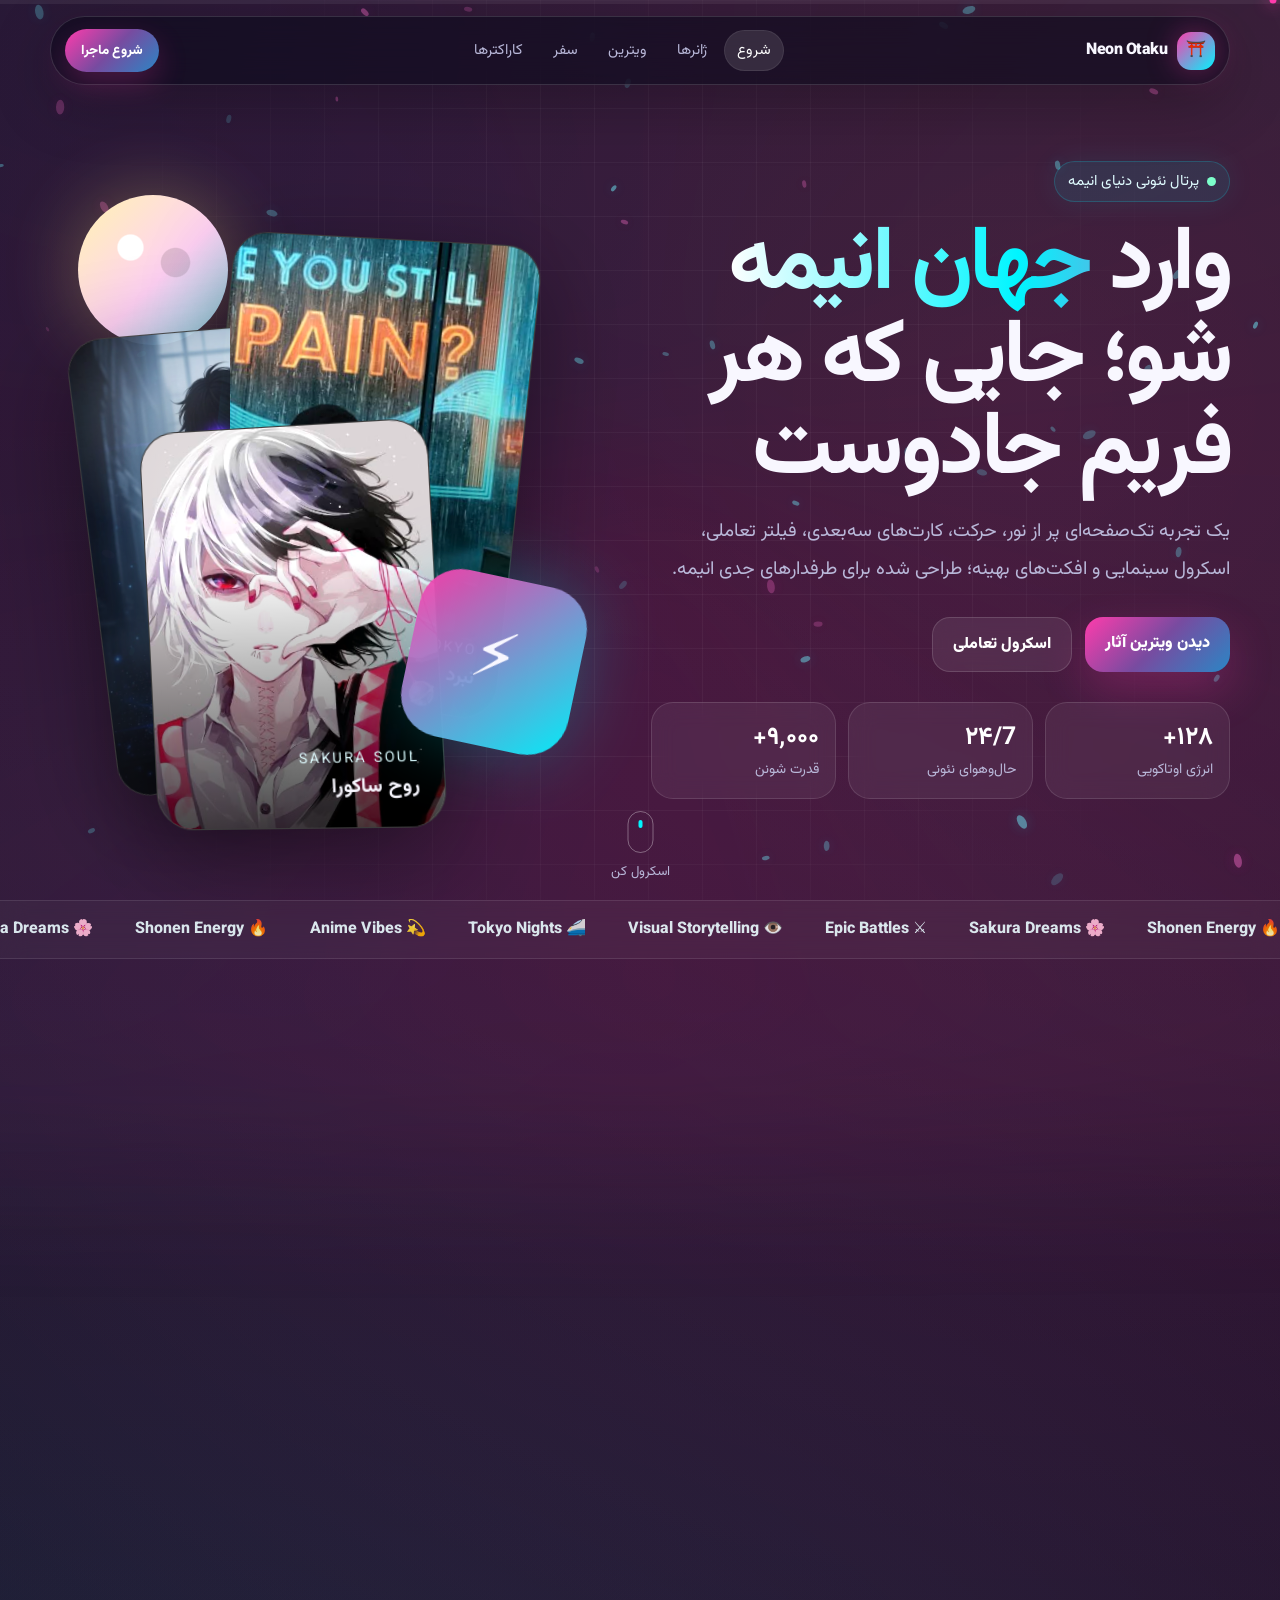
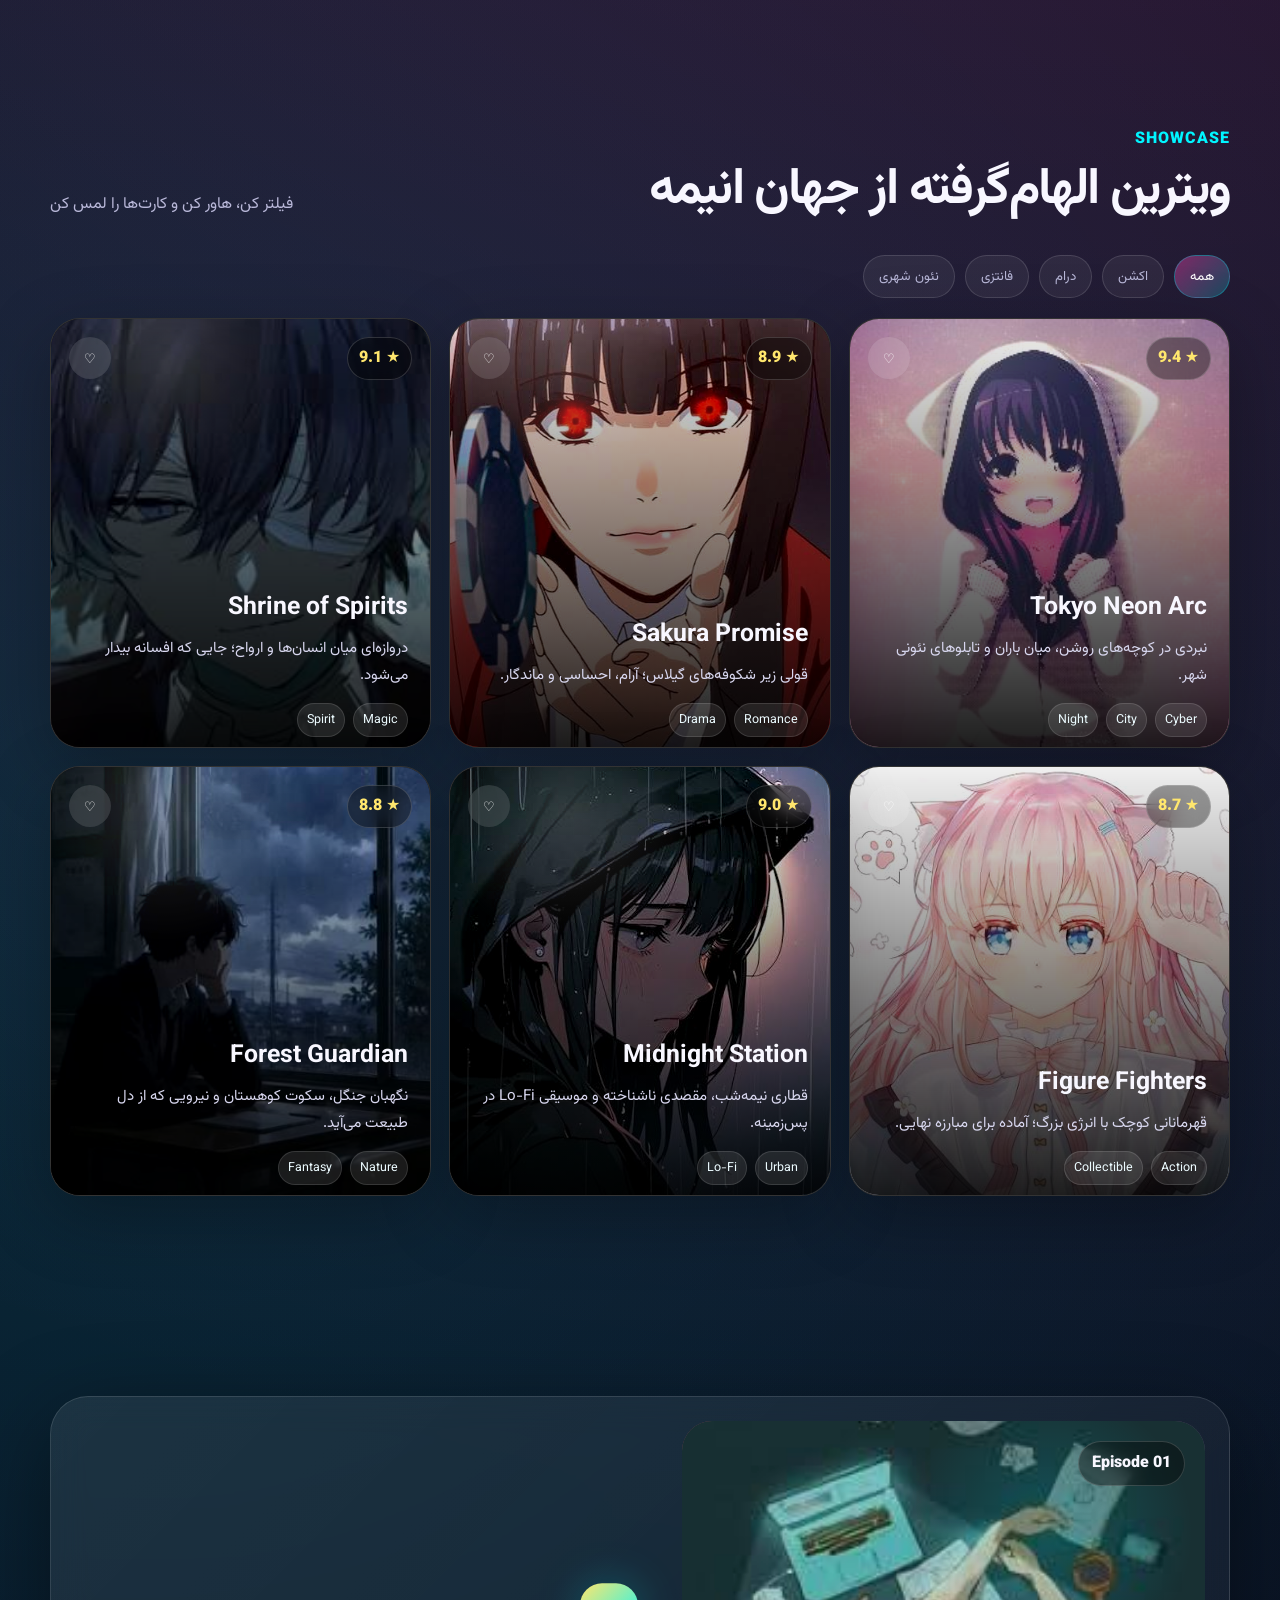
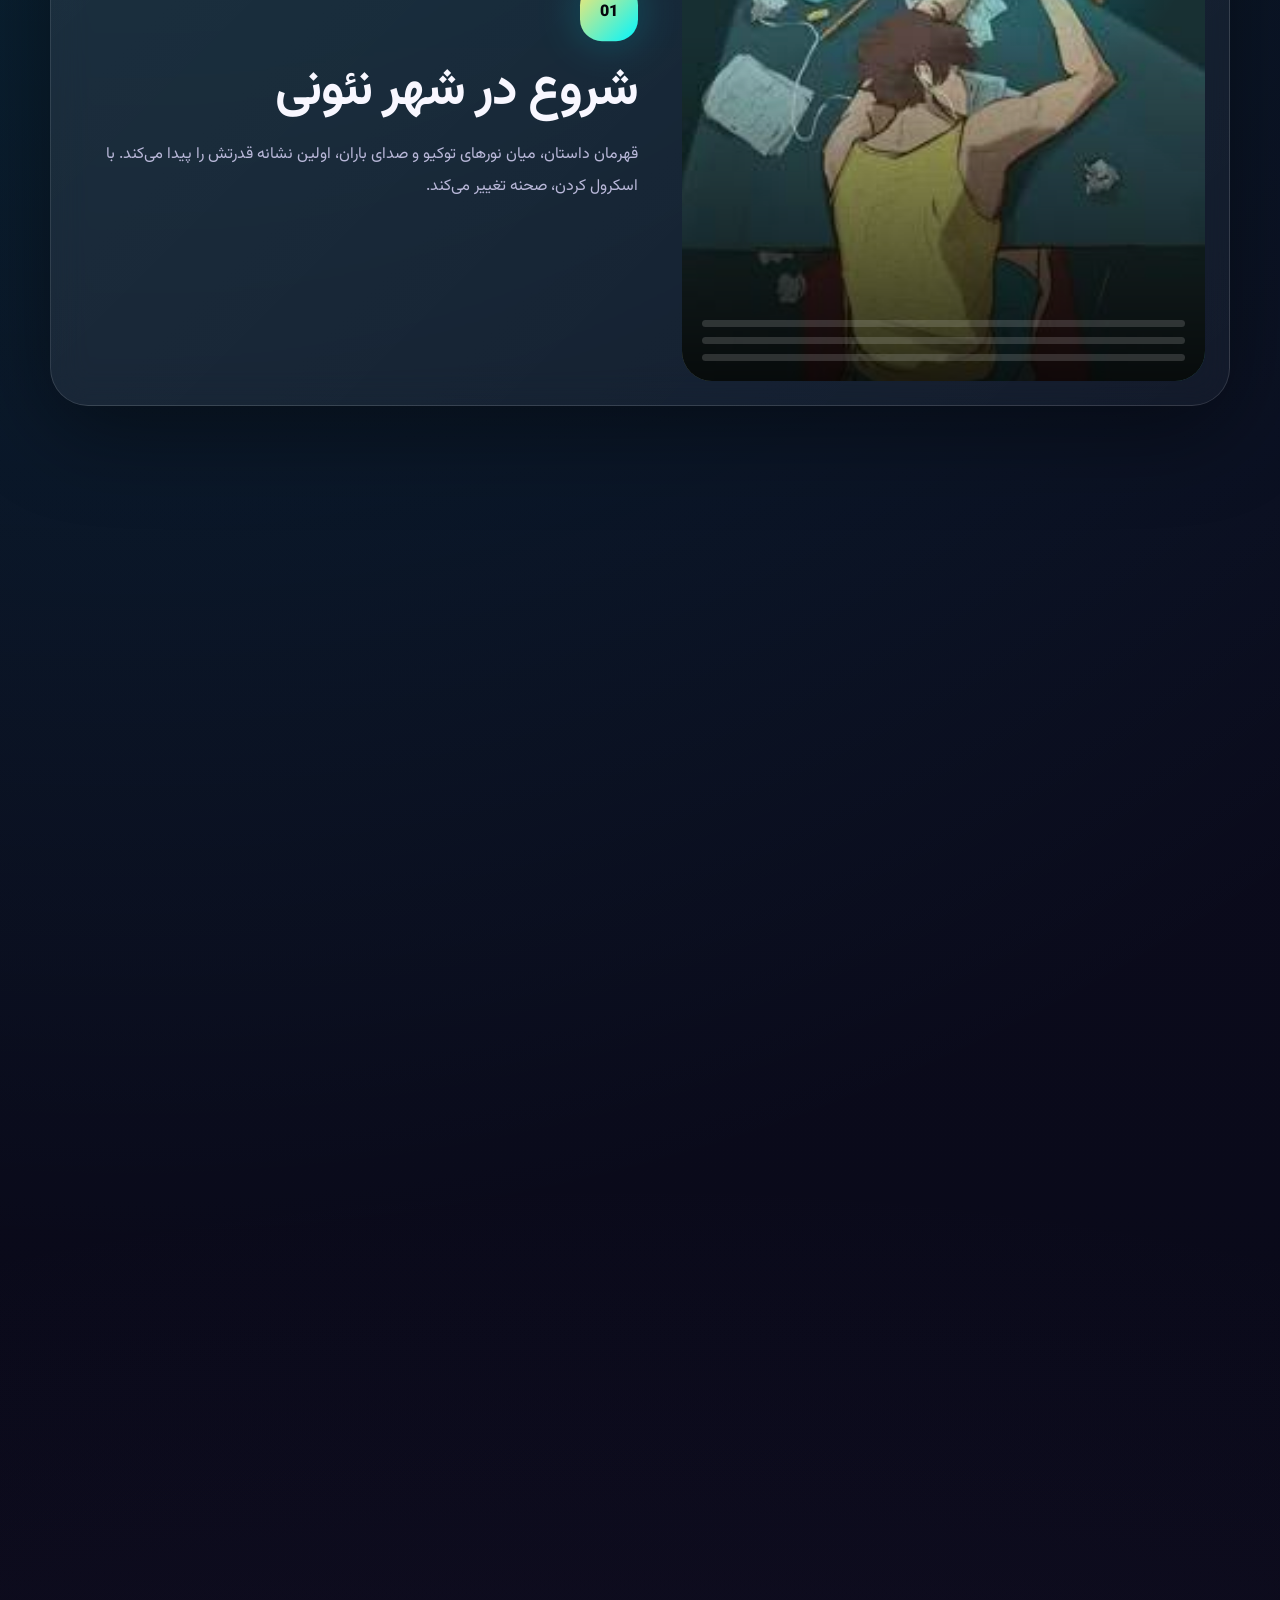
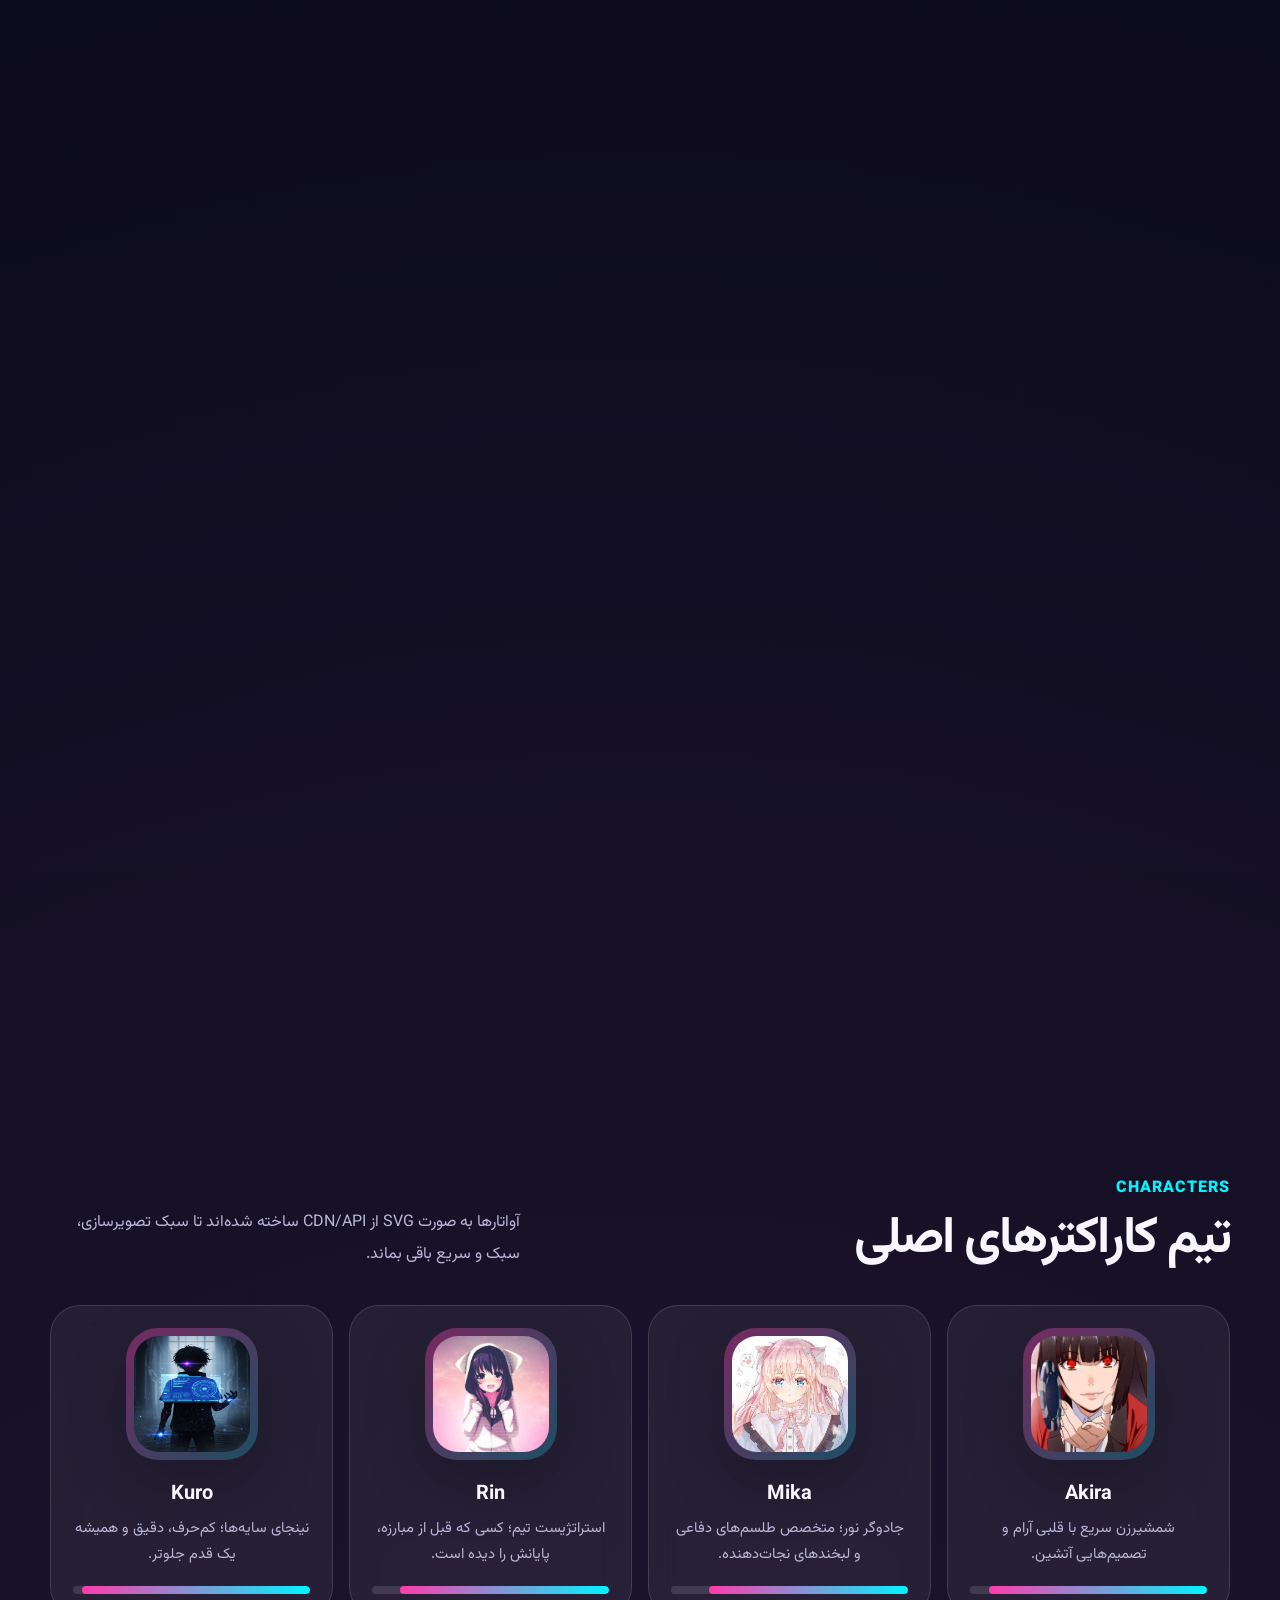
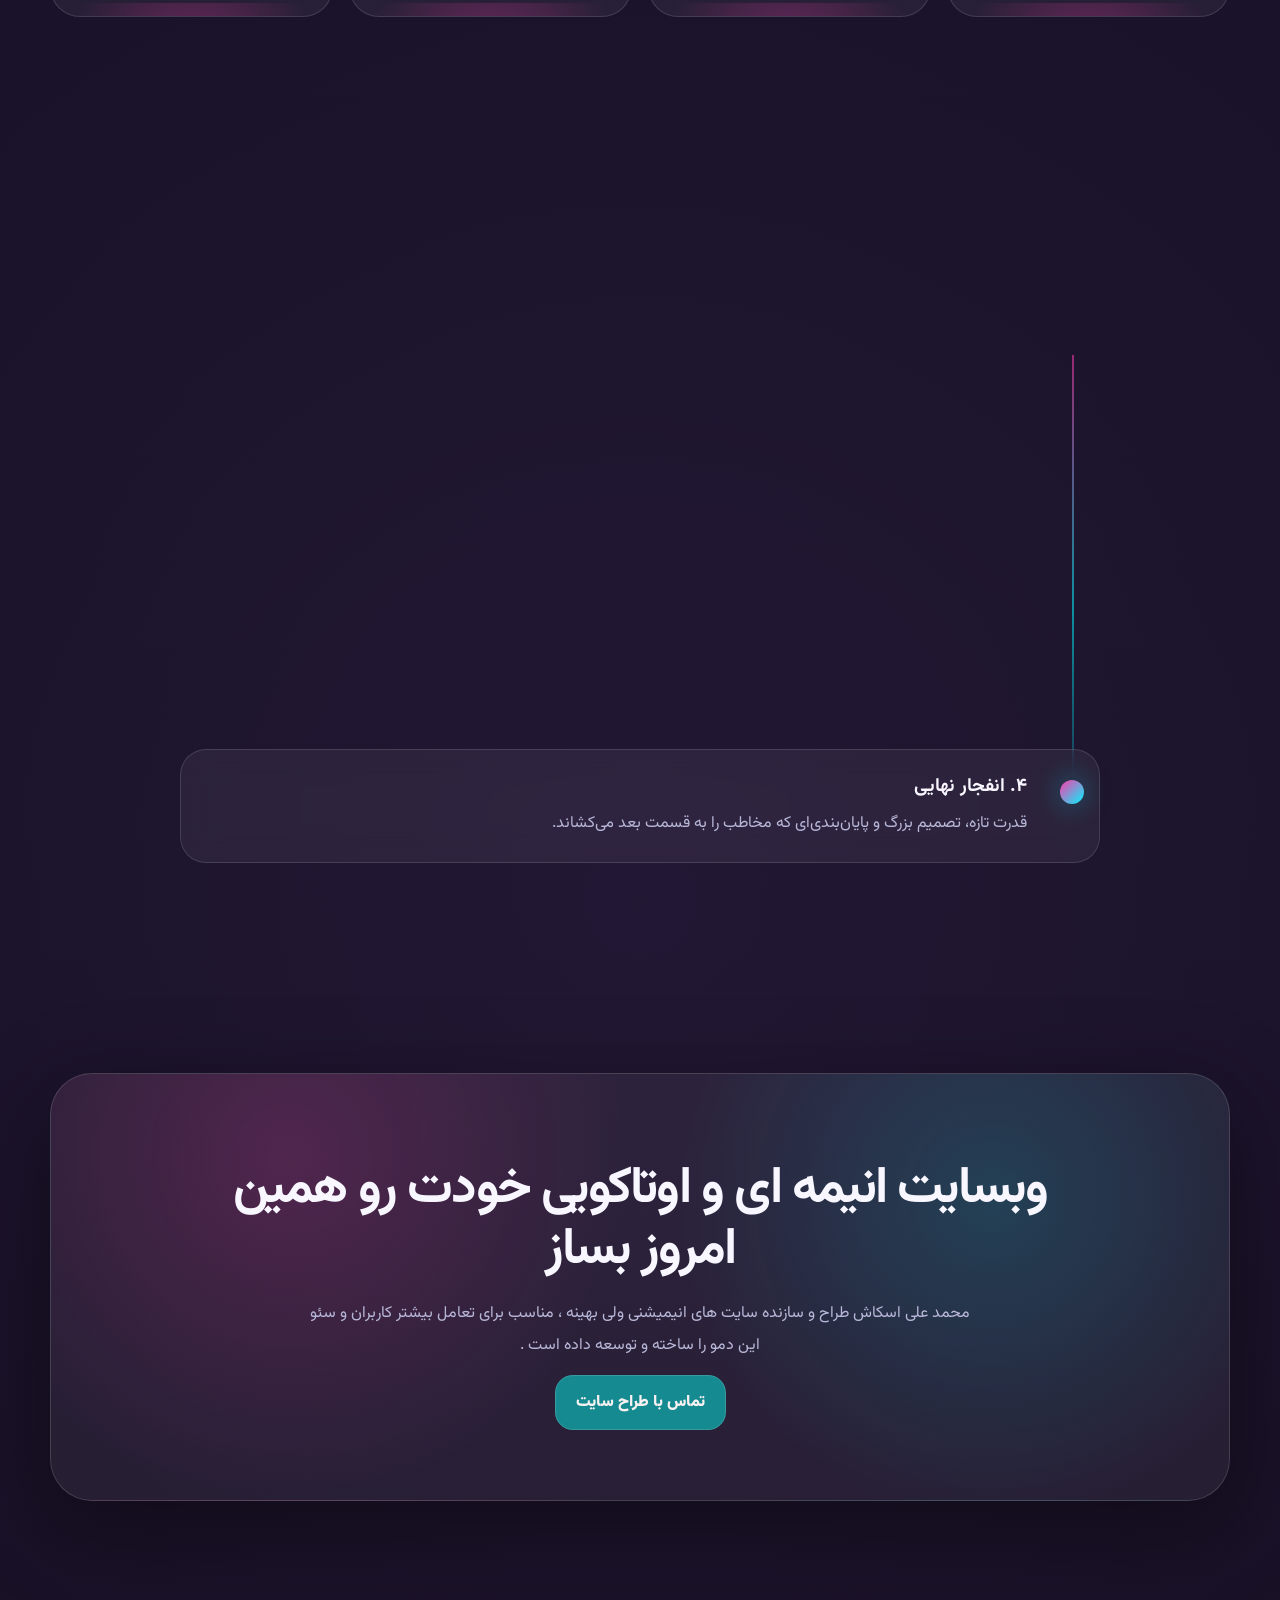
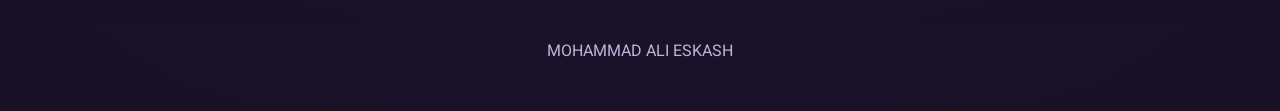
<file: anime.html>
<!doctype html>
<html lang="fa" dir="rtl">
<head>
  <meta charset="utf-8" />
  <meta name="viewport" content="width=device-width, initial-scale=1" />
  <meta name="theme-color" content="#090914" />
  <meta name="description" content="یک لندینگ تک‌صفحه‌ای خفن و تعاملی درباره دنیای انیمه با افکت‌های اسکرول، هاور، پارالاکس و تصاویر CDN." />
  <title>Neon Otaku | دنیای انیمه</title>

  <style>
    @import url('https://fonts.googleapis.com/css2?family=Vazirmatn:wght@300;400;600;700;800;900&display=swap');

    :root{
      --bg:#060713;
      --bg2:#0b0b1d;
      --text:#f8f7ff;
      --muted:#b9b8d9;
      --pink:#ff3cac;
      --purple:#784ba0;
      --blue:#2b86c5;
      --cyan:#00f5ff;
      --yellow:#ffe66d;
      --green:#7CFFCB;
      --glass:rgba(255,255,255,.075);
      --glass2:rgba(255,255,255,.12);
      --line:rgba(255,255,255,.16);
      --shadow:0 24px 90px rgba(0,0,0,.42);
      --radius:28px;
      --scroll:0%;
    }

    *{box-sizing:border-box}
    html{scroll-behavior:smooth}
    body{
      margin:0;
      font-family:"Vazirmatn",system-ui,-apple-system,Segoe UI,sans-serif;
      color:var(--text);
      background:
        radial-gradient(circle at 80% 5%, rgba(255,60,172,.23), transparent 35%),
        radial-gradient(circle at 10% 30%, rgba(0,245,255,.14), transparent 35%),
        radial-gradient(circle at 50% 90%, rgba(120,75,160,.25), transparent 40%),
        linear-gradient(180deg,var(--bg),var(--bg2) 45%,#05050d);
      overflow-x:hidden;
      min-height:100vh;
    }

    body::before{
      content:"";
      position:fixed;
      inset:0;
      z-index:-3;
      pointer-events:none;
      background-image:
        linear-gradient(rgba(255,255,255,.04) 1px, transparent 1px),
        linear-gradient(90deg, rgba(255,255,255,.04) 1px, transparent 1px);
      background-size:54px 54px;
      mask-image:radial-gradient(circle at center, black 0 45%, transparent 80%);
    }

    body::after{
      content:"";
      position:fixed;
      inset:-30%;
      z-index:-4;
      pointer-events:none;
      background:conic-gradient(from 180deg, rgba(255,60,172,.13), rgba(43,134,197,.12), rgba(124,255,203,.08), rgba(255,60,172,.13));
      filter:blur(80px);
      animation:aurora 18s linear infinite;
      opacity:.75;
    }

    @keyframes aurora{
      to{transform:rotate(1turn)}
    }

    ::selection{
      background:var(--pink);
      color:white;
    }

    a{color:inherit;text-decoration:none}
    img{max-width:100%;display:block}

    .container{
      width:min(1180px, calc(100% - 36px));
      margin-inline:auto;
    }

    .loader{
      position:fixed;
      inset:0;
      z-index:9999;
      display:grid;
      place-items:center;
      background:#05050d;
      transition:opacity .55s ease, visibility .55s ease;
    }

    .loader.hide{
      opacity:0;
      visibility:hidden;
    }

    .loader-core{
      width:86px;
      height:86px;
      border-radius:50%;
      position:relative;
      background:conic-gradient(var(--pink), var(--cyan), var(--yellow), var(--pink));
      animation:spin 1s linear infinite;
      box-shadow:0 0 45px rgba(255,60,172,.35);
    }

    .loader-core::after{
      content:"";
      position:absolute;
      inset:10px;
      border-radius:50%;
      background:#05050d;
      box-shadow:inset 0 0 25px rgba(255,255,255,.08);
    }

    @keyframes spin{to{transform:rotate(1turn)}}

    .progress{
      position:fixed;
      top:0;
      right:0;
      left:0;
      height:4px;
      z-index:1000;
      background:rgba(255,255,255,.06);
    }

    .progress .bar{
      height:100%;
      transform-origin:right;
      transform:scaleX(0);
      background:linear-gradient(90deg,var(--cyan),var(--pink),var(--yellow));
      box-shadow:0 0 22px rgba(0,245,255,.55);
    }

    #fxCanvas{
      position:fixed;
      inset:0;
      z-index:-1;
      pointer-events:none;
      opacity:.75;
    }

    .cursor, .cursor-dot{
      position:fixed;
      pointer-events:none;
      z-index:9998;
      opacity:0;
      transform:translate(-50%,-50%);
    }

    .has-cursor .cursor, .has-cursor .cursor-dot{opacity:1}

    .cursor{
      width:38px;
      height:38px;
      border:1px solid rgba(0,245,255,.7);
      border-radius:50%;
      transition:width .2s ease,height .2s ease,border-color .2s ease,background .2s ease;
      mix-blend-mode:screen;
    }

    .cursor-dot{
      width:7px;
      height:7px;
      border-radius:50%;
      background:var(--pink);
      box-shadow:0 0 16px var(--pink);
    }

    .cursor.hover{
      width:62px;
      height:62px;
      background:rgba(255,60,172,.09);
      border-color:rgba(255,60,172,.9);
    }

    .topbar{
      position:fixed;
      top:16px;
      right:50%;
      transform:translateX(50%);
      z-index:900;
      width:min(1180px, calc(100% - 28px));
      display:flex;
      align-items:center;
      justify-content:space-between;
      gap:16px;
      padding:12px 14px;
      border:1px solid rgba(255,255,255,.14);
      border-radius:999px;
      background:rgba(8,8,24,.56);
      backdrop-filter:blur(18px);
      box-shadow:0 18px 60px rgba(0,0,0,.25);
    }

    .brand{
      display:flex;
      align-items:center;
      gap:10px;
      font-weight:900;
      letter-spacing:-.5px;
      white-space:nowrap;
    }

    .brand-logo{
      width:38px;
      height:38px;
      display:grid;
      place-items:center;
      border-radius:14px;
      background:linear-gradient(135deg,var(--pink),var(--cyan));
      box-shadow:0 0 30px rgba(255,60,172,.35);
    }

    .nav{
      display:flex;
      align-items:center;
      gap:4px;
    }

    .nav a{
      color:var(--muted);
      font-size:.92rem;
      padding:9px 13px;
      border-radius:999px;
      transition:.25s ease;
    }

    .nav a:hover,
    .nav a.active{
      color:white;
      background:rgba(255,255,255,.11);
      box-shadow:inset 0 0 0 1px rgba(255,255,255,.08);
    }

    .nav-cta{
      border:0;
      color:white;
      cursor:pointer;
      font-family:inherit;
      font-weight:800;
      padding:11px 16px;
      border-radius:999px;
      background:linear-gradient(135deg,var(--pink),var(--purple),var(--blue));
      box-shadow:0 12px 30px rgba(255,60,172,.22);
    }

    .hero{
      min-height:100svh;
      display:grid;
      align-items:center;
      padding:130px 0 70px;
      position:relative;
      isolation:isolate;
    }

    .hero-grid{
      display:grid;
      grid-template-columns:1.02fr .98fr;
      gap:44px;
      align-items:center;
    }

    .kicker{
      display:inline-flex;
      align-items:center;
      gap:8px;
      color:#dffcff;
      font-size:.93rem;
      padding:8px 13px;
      border-radius:999px;
      background:rgba(0,245,255,.09);
      border:1px solid rgba(0,245,255,.19);
      box-shadow:0 0 30px rgba(0,245,255,.08);
    }

    .pulse{
      width:9px;
      height:9px;
      border-radius:50%;
      background:var(--green);
      box-shadow:0 0 0 0 rgba(124,255,203,.75);
      animation:pulse 1.8s infinite;
    }

    @keyframes pulse{
      70%{box-shadow:0 0 0 12px rgba(124,255,203,0)}
      100%{box-shadow:0 0 0 0 rgba(124,255,203,0)}
    }

    h1{
      margin:18px 0 16px;
      font-size:clamp(2.55rem, 7vw, 6.9rem);
      line-height:1.03;
      letter-spacing:-3.5px;
    }

    .grad-text{
      background:linear-gradient(90deg,#fff,var(--cyan),var(--pink),var(--yellow));
      -webkit-background-clip:text;
      background-clip:text;
      color:transparent;
      background-size:240%;
      animation:gradientShift 5s ease-in-out infinite alternate;
    }

    @keyframes gradientShift{
      to{background-position:100%}
    }

    .hero p{
      color:var(--muted);
      font-size:clamp(1rem, 1.6vw, 1.18rem);
      line-height:2;
      max-width:640px;
      margin:0 0 28px;
    }

    .hero-actions{
      display:flex;
      flex-wrap:wrap;
      gap:13px;
      margin-bottom:30px;
    }

    .btn{
      position:relative;
      overflow:hidden;
      border:1px solid rgba(255,255,255,.14);
      border-radius:18px;
      padding:14px 20px;
      font-family:inherit;
      font-weight:900;
      cursor:pointer;
      color:white;
      background:rgba(255,255,255,.08);
      backdrop-filter:blur(10px);
      transition:transform .25s ease, border-color .25s ease, background .25s ease;
    }

    .btn::before{
      content:"";
      position:absolute;
      inset:0;
      background:radial-gradient(circle at var(--x,50%) var(--y,50%), rgba(255,255,255,.32), transparent 32%);
      opacity:0;
      transition:opacity .25s;
    }

    .btn:hover{
      transform:translateY(-3px);
      border-color:rgba(0,245,255,.38);
      background:rgba(255,255,255,.12);
    }

    .btn:hover::before{opacity:1}

    .btn-primary{
      border:0;
      background:linear-gradient(135deg,var(--pink),var(--purple),var(--blue));
      box-shadow:0 18px 45px rgba(255,60,172,.24);
    }

    .mini-stats{
      display:grid;
      grid-template-columns:repeat(3, minmax(0, 1fr));
      gap:12px;
      max-width:620px;
    }

    .stat{
      padding:16px;
      border:1px solid rgba(255,255,255,.12);
      border-radius:22px;
      background:rgba(255,255,255,.06);
      backdrop-filter:blur(12px);
    }

    .stat strong{
      display:block;
      font-size:1.55rem;
      color:white;
    }

    .stat span{
      color:var(--muted);
      font-size:.88rem;
    }

    .hero-art{
      position:relative;
      min-height:620px;
      perspective:1200px;
    }

    .moon{
      position:absolute;
      top:4%;
      left:5%;
      width:150px;
      height:150px;
      border-radius:50%;
      background:
        radial-gradient(circle at 35% 35%, #fff 0 9%, transparent 10%),
        radial-gradient(circle at 65% 45%, rgba(0,0,0,.12) 0 11%, transparent 12%),
        linear-gradient(135deg,#fff4b0,#ffd1f4 55%,#9aefff);
      box-shadow:0 0 75px rgba(255,230,109,.3);
      animation:float 5.5s ease-in-out infinite;
    }

    .deck{
      position:absolute;
      inset:70px 20px 20px;
      transform-style:preserve-3d;
      animation:deckFloat 6.5s ease-in-out infinite;
    }

    .poster{
      position:absolute;
      width:58%;
      height:440px;
      border-radius:34px;
      overflow:hidden;
      border:1px solid rgba(255,255,255,.18);
      box-shadow:var(--shadow);
      background:#111;
      transform-style:preserve-3d;
      transition:transform .35s ease, filter .35s ease;
    }

    .poster img{
      width:100%;
      height:100%;
      object-fit:cover;
      filter:saturate(1.2) contrast(1.05);
    }

    .poster::after{
      content:"";
      position:absolute;
      inset:0;
      background:
        linear-gradient(180deg, transparent 35%, rgba(0,0,0,.72)),
        radial-gradient(circle at 25% 15%, rgba(255,255,255,.24), transparent 28%);
    }

    .poster b{
      position:absolute;
      right:22px;
      bottom:22px;
      z-index:2;
      font-size:1.15rem;
    }

    .poster small{
      position:absolute;
      right:22px;
      bottom:52px;
      z-index:2;
      color:#dffcff;
      letter-spacing:2px;
      text-transform:uppercase;
    }

    .poster.p1{
      right:12%;
      top:10px;
      transform:rotateY(-15deg) rotateZ(6deg) translateZ(60px);
    }
    .poster.p2{
      left:4%;
      top:90px;
      transform:rotateY(18deg) rotateZ(-7deg) translateZ(20px);
      opacity:.94;
    }
    .poster.p3{
      right:28%;
      top:190px;
      transform:rotateY(-8deg) rotateZ(-3deg) translateZ(100px);
      width:52%;
      height:370px;
    }

    .poster:hover{
      filter:brightness(1.1);
      transform:translateY(-12px) rotateZ(0) translateZ(120px) !important;
    }

    .energy{
      position:absolute;
      inset:auto 5% 7% auto;
      width:170px;
      height:170px;
      border-radius:42px;
      background:linear-gradient(135deg, rgba(255,60,172,.95), rgba(0,245,255,.95));
      box-shadow:0 0 70px rgba(0,245,255,.25);
      display:grid;
      place-items:center;
      font-size:4.2rem;
      transform:rotate(12deg);
      animation:float 4s ease-in-out infinite reverse;
    }

    @keyframes float{
      50%{transform:translateY(-18px) rotate(8deg)}
    }

    @keyframes deckFloat{
      50%{transform:translateY(-16px) rotateX(2deg) rotateY(-2deg)}
    }

    .scroll-cue{
      position:absolute;
      bottom:18px;
      right:50%;
      transform:translateX(50%);
      display:grid;
      justify-items:center;
      gap:8px;
      color:var(--muted);
      font-size:.83rem;
    }

    .mouse{
      width:26px;
      height:42px;
      border:1px solid rgba(255,255,255,.34);
      border-radius:999px;
      position:relative;
    }

    .mouse::before{
      content:"";
      position:absolute;
      top:8px;
      right:50%;
      width:4px;
      height:8px;
      border-radius:999px;
      background:var(--cyan);
      transform:translateX(50%);
      animation:wheel 1.25s infinite;
    }

    @keyframes wheel{
      to{opacity:0; transform:translate(50%, 14px)}
    }

    .marquee{
      overflow:hidden;
      border-block:1px solid rgba(255,255,255,.1);
      background:rgba(255,255,255,.035);
      backdrop-filter:blur(12px);
    }

    .marquee-track{
      display:flex;
      gap:42px;
      width:max-content;
      padding:16px 0;
      animation:marquee 23s linear infinite;
      color:#eafcff;
      font-weight:800;
    }

    .marquee span{
      display:inline-flex;
      align-items:center;
      gap:10px;
      white-space:nowrap;
      opacity:.9;
    }

    @keyframes marquee{
      to{transform:translateX(50%)}
    }

    .section{
      padding:105px 0;
      position:relative;
    }

    .section-head{
      display:flex;
      align-items:end;
      justify-content:space-between;
      gap:24px;
      margin-bottom:34px;
    }

    .eyebrow{
      color:var(--cyan);
      font-weight:900;
      letter-spacing:1px;
      margin-bottom:8px;
      display:block;
    }

    h2{
      margin:0;
      font-size:clamp(2rem, 4vw, 4rem);
      line-height:1.2;
      letter-spacing:-1.8px;
    }

    .section-head p{
      color:var(--muted);
      line-height:2;
      max-width:470px;
      margin:0;
    }

    .genre-grid{
      display:grid;
      grid-template-columns:repeat(4, minmax(0,1fr));
      gap:16px;
    }

    .glass-card{
      position:relative;
      overflow:hidden;
      min-height:260px;
      padding:24px;
      border:1px solid rgba(255,255,255,.13);
      border-radius:var(--radius);
      background:
        radial-gradient(circle at var(--mx,50%) var(--my,0%), rgba(255,255,255,.16), transparent 34%),
        rgba(255,255,255,.065);
      backdrop-filter:blur(16px);
      box-shadow:0 18px 55px rgba(0,0,0,.2);
      transform-style:preserve-3d;
      transition:border-color .3s ease, background .3s ease, box-shadow .3s ease;
    }

    .glass-card::before{
      content:"";
      position:absolute;
      inset:-2px;
      background:linear-gradient(135deg, transparent, rgba(0,245,255,.42), rgba(255,60,172,.38), transparent);
      opacity:0;
      transition:opacity .3s;
      z-index:-1;
    }

    .glass-card:hover{
      border-color:rgba(0,245,255,.35);
      box-shadow:0 28px 90px rgba(0,245,255,.08);
    }

    .glass-card:hover::before{opacity:.55}

    .genre-icon{
      width:64px;
      height:64px;
      display:grid;
      place-items:center;
      font-size:2rem;
      border-radius:22px;
      background:linear-gradient(135deg, rgba(255,60,172,.28), rgba(0,245,255,.20));
      margin-bottom:22px;
      box-shadow:inset 0 0 0 1px rgba(255,255,255,.13);
    }

    .glass-card h3{
      margin:0 0 10px;
      font-size:1.45rem;
    }

    .glass-card p{
      margin:0;
      color:var(--muted);
      line-height:1.9;
      font-size:.97rem;
    }

    .tag-row{
      display:flex;
      flex-wrap:wrap;
      gap:8px;
      margin-top:20px;
    }

    .tag{
      color:#eafcff;
      font-size:.78rem;
      border:1px solid rgba(255,255,255,.13);
      background:rgba(255,255,255,.07);
      padding:6px 10px;
      border-radius:999px;
    }

    .filters{
      display:flex;
      flex-wrap:wrap;
      gap:10px;
      margin-bottom:20px;
    }

    .filter-btn{
      color:var(--muted);
      background:rgba(255,255,255,.06);
      border:1px solid rgba(255,255,255,.13);
      border-radius:999px;
      padding:10px 15px;
      font-family:inherit;
      cursor:pointer;
      transition:.25s;
    }

    .filter-btn:hover,
    .filter-btn.active{
      color:white;
      background:linear-gradient(135deg, rgba(255,60,172,.42), rgba(0,245,255,.22));
      border-color:rgba(0,245,255,.28);
    }

    .showcase-grid{
      display:grid;
      grid-template-columns:repeat(3, minmax(0,1fr));
      gap:18px;
    }

    .anime-card{
      position:relative;
      height:430px;
      border-radius:30px;
      overflow:hidden;
      border:1px solid rgba(255,255,255,.14);
      background:#111;
      box-shadow:0 20px 70px rgba(0,0,0,.28);
      isolation:isolate;
      transform:translateZ(0);
    }

    .anime-card.filtered-out{display:none}

    .anime-card img{
      width:100%;
      height:100%;
      object-fit:cover;
      transform:scale(1.02);
      filter:saturate(1.12) contrast(1.04);
      transition:transform .7s cubic-bezier(.2,.8,.2,1), filter .7s ease;
    }

    .anime-card:hover img{
      transform:scale(1.13) rotate(.7deg);
      filter:saturate(1.35) contrast(1.12);
    }

    .anime-card::before{
      content:"";
      position:absolute;
      inset:0;
      z-index:1;
      background:
        linear-gradient(180deg, rgba(0,0,0,.06), rgba(0,0,0,.88)),
        radial-gradient(circle at 30% 10%, rgba(255,255,255,.18), transparent 28%);
      pointer-events:none;
    }

    .card-content{
      position:absolute;
      inset:auto 0 0 0;
      z-index:2;
      padding:22px;
      transform:translateY(12px);
      transition:transform .35s ease;
    }

    .anime-card:hover .card-content{transform:translateY(0)}

    .rate{
      position:absolute;
      top:18px;
      right:18px;
      z-index:3;
      padding:8px 11px;
      border-radius:999px;
      background:rgba(0,0,0,.36);
      border:1px solid rgba(255,255,255,.16);
      backdrop-filter:blur(10px);
      font-weight:900;
      color:var(--yellow);
    }

    .like{
      position:absolute;
      top:18px;
      left:18px;
      z-index:3;
      width:42px;
      height:42px;
      border:0;
      cursor:pointer;
      display:grid;
      place-items:center;
      border-radius:50%;
      color:white;
      background:rgba(255,255,255,.12);
      backdrop-filter:blur(12px);
      transition:.25s;
    }

    .like:hover,
    .like.active{
      background:rgba(255,60,172,.78);
      transform:scale(1.08);
    }

    .card-content h3{
      margin:0 0 8px;
      font-size:1.55rem;
    }

    .card-content p{
      margin:0;
      color:#d8d7ef;
      line-height:1.8;
      font-size:.94rem;
    }

    .meta{
      display:flex;
      flex-wrap:wrap;
      gap:8px;
      margin-top:14px;
    }

    .meta span{
      padding:6px 9px;
      border-radius:999px;
      color:#ecfbff;
      font-size:.78rem;
      background:rgba(255,255,255,.10);
      border:1px solid rgba(255,255,255,.12);
    }

    .scroll-movie{
      height:330vh;
      padding:0;
    }

    .scene-sticky{
      position:sticky;
      top:86px;
      min-height:calc(100svh - 100px);
      display:grid;
      align-items:center;
      padding:40px 0;
    }

    .scene-panel{
      display:grid;
      grid-template-columns:.95fr 1.05fr;
      gap:28px;
      align-items:center;
      border:1px solid rgba(255,255,255,.13);
      border-radius:38px;
      padding:24px;
      background:linear-gradient(135deg, rgba(255,255,255,.08), rgba(255,255,255,.035));
      backdrop-filter:blur(18px);
      box-shadow:var(--shadow);
      overflow:hidden;
    }

    .scene-visual{
      position:relative;
      min-height:560px;
      border-radius:30px;
      overflow:hidden;
      background:#0b0b18;
      box-shadow:inset 0 0 0 1px rgba(255,255,255,.13);
    }

    .scene-visual::before{
      content:"";
      position:absolute;
      inset:-40%;
      background:conic-gradient(from calc(var(--scene-progress,0) * 360deg), var(--pink), var(--cyan), var(--yellow), var(--pink));
      filter:blur(45px);
      opacity:.35;
      animation:spin 12s linear infinite;
    }

    .scene-img{
      position:absolute;
      inset:0;
      width:100%;
      height:100%;
      object-fit:cover;
      opacity:0;
      transform:scale(1.08);
      transition:opacity .55s ease, transform 1.2s cubic-bezier(.2,.8,.2,1);
      filter:saturate(1.25) contrast(1.08);
    }

    .scene-img.active{
      opacity:1;
      transform:scale(1.01);
    }

    .scene-overlay{
      position:absolute;
      inset:0;
      background:
        linear-gradient(180deg, transparent 38%, rgba(0,0,0,.78)),
        radial-gradient(circle at 70% 20%, rgba(0,245,255,.19), transparent 25%);
    }

    .chapter-badge{
      position:absolute;
      right:20px;
      top:20px;
      z-index:2;
      padding:9px 13px;
      border-radius:999px;
      background:rgba(0,0,0,.38);
      border:1px solid rgba(255,255,255,.16);
      backdrop-filter:blur(10px);
      font-weight:900;
    }

    .scene-bars{
      position:absolute;
      right:20px;
      left:20px;
      bottom:20px;
      z-index:3;
      display:grid;
      gap:10px;
    }

    .scene-bar{
      height:7px;
      border-radius:999px;
      background:rgba(255,255,255,.15);
      overflow:hidden;
    }

    .scene-bar span{
      display:block;
      height:100%;
      width:0;
      border-radius:inherit;
      background:linear-gradient(90deg,var(--cyan),var(--pink));
      box-shadow:0 0 20px rgba(0,245,255,.4);
      transition:width .25s ease;
    }

    .scene-copy{
      position:relative;
      min-height:440px;
      padding:16px;
    }

    .scene-step{
      position:absolute;
      inset:50% 16px auto;
      transform:translateY(-38%) translateX(-18px);
      opacity:0;
      pointer-events:none;
      transition:opacity .45s ease, transform .45s ease;
    }

    .scene-step.active{
      opacity:1;
      transform:translateY(-50%) translateX(0);
      pointer-events:auto;
    }

    .scene-step .num{
      display:inline-grid;
      place-items:center;
      width:58px;
      height:58px;
      border-radius:22px;
      font-weight:900;
      color:#05050d;
      background:linear-gradient(135deg,var(--yellow),var(--cyan));
      box-shadow:0 0 45px rgba(0,245,255,.23);
      margin-bottom:20px;
    }

    .scene-step h2{
      margin-bottom:16px;
    }

    .scene-step p{
      color:var(--muted);
      line-height:2;
      max-width:540px;
    }

    .characters{
      display:grid;
      grid-template-columns:repeat(4, minmax(0,1fr));
      gap:16px;
    }

    .char-card{
      position:relative;
      overflow:hidden;
      padding:22px;
      border-radius:30px;
      border:1px solid rgba(255,255,255,.13);
      background:rgba(255,255,255,.06);
      backdrop-filter:blur(16px);
      transition:transform .3s ease, border-color .3s ease, background .3s ease;
    }

    .char-card::before{
      content:"";
      position:absolute;
      inset:auto -20% -38% -20%;
      height:130px;
      background:radial-gradient(circle, rgba(255,60,172,.35), transparent 62%);
      transition:.3s;
    }

    .char-card:hover{
      transform:translateY(-10px);
      border-color:rgba(255,60,172,.35);
      background:rgba(255,255,255,.09);
    }

    .char-card:hover::before{transform:scale(1.25)}

    .avatar{
      width:132px;
      height:132px;
      border-radius:32px;
      margin-inline:auto;
      padding:8px;
      background:linear-gradient(135deg, rgba(255,60,172,.38), rgba(0,245,255,.22));
      box-shadow:0 22px 60px rgba(0,0,0,.24);
    }

    .avatar img{
      width:100%;
      height:100%;
      border-radius:25px;
      background:rgba(255,255,255,.9);
    }

    .char-card h3{
      text-align:center;
      margin:18px 0 6px;
      font-size:1.25rem;
    }

    .char-card p{
      text-align:center;
      color:var(--muted);
      line-height:1.8;
      margin:0;
      font-size:.92rem;
    }

    .power{
      margin-top:17px;
      height:8px;
      border-radius:999px;
      background:rgba(255,255,255,.12);
      overflow:hidden;
    }

    .power span{
      display:block;
      height:100%;
      width:var(--w);
      border-radius:inherit;
      background:linear-gradient(90deg,var(--pink),var(--cyan));
    }

    .timeline{
      position:relative;
      display:grid;
      gap:18px;
      max-width:920px;
      margin-inline:auto;
    }

    .timeline::before{
      content:"";
      position:absolute;
      top:0;
      bottom:0;
      right:26px;
      width:2px;
      background:linear-gradient(var(--pink),var(--cyan),transparent);
      opacity:.55;
    }

    .time-item{
      position:relative;
      padding:22px 72px 22px 22px;
      border:1px solid rgba(255,255,255,.13);
      border-radius:26px;
      background:rgba(255,255,255,.06);
      backdrop-filter:blur(14px);
    }

    .time-item::before{
      content:"";
      position:absolute;
      right:15px;
      top:30px;
      width:24px;
      height:24px;
      border-radius:50%;
      background:linear-gradient(135deg,var(--pink),var(--cyan));
      box-shadow:0 0 28px rgba(0,245,255,.35);
    }

    .time-item h3{
      margin:0 0 8px;
    }

    .time-item p{
      margin:0;
      color:var(--muted);
      line-height:1.9;
    }

    .cta{
      text-align:center;
      padding:85px 22px;
      border-radius:42px;
      border:1px solid rgba(255,255,255,.14);
      background:
        radial-gradient(circle at 20% 20%, rgba(255,60,172,.18), transparent 34%),
        radial-gradient(circle at 80% 30%, rgba(0,245,255,.15), transparent 32%),
        rgba(255,255,255,.055);
      box-shadow:var(--shadow);
      overflow:hidden;
      position:relative;
    }

    .cta h2{
      max-width:850px;
      margin-inline:auto;
      margin-bottom:16px;
    }

    .cta p{
      color:var(--muted);
      line-height:2;
      max-width:680px;
      margin:0 auto 28px;
    }

    .footer{
      padding:34px 0 46px;
      color:var(--muted);
      text-align:center;
    }

    .backtop{
      position:fixed;
      left:18px;
      bottom:18px;
      z-index:700;
      width:48px;
      height:48px;
      border:1px solid rgba(255,255,255,.16);
      border-radius:18px;
      background:rgba(255,255,255,.09);
      color:white;
      backdrop-filter:blur(14px);
      cursor:pointer;
      opacity:0;
      transform:translateY(14px);
      transition:.25s;
    }

    .backtop.show{
      opacity:1;
      transform:translateY(0);
    }

    .reveal{
      opacity:0;
      transform:translateY(28px);
      transition:opacity .7s ease, transform .7s cubic-bezier(.2,.8,.2,1);
    }

    .reveal.in-view{
      opacity:1;
      transform:translateY(0);
    }

    .delay-1{transition-delay:.08s}
    .delay-2{transition-delay:.16s}
    .delay-3{transition-delay:.24s}

    @media (max-width: 980px){
      .nav{display:none}
      .hero-grid{grid-template-columns:1fr}
      .hero-art{min-height:540px}
      .genre-grid,.characters{grid-template-columns:repeat(2, minmax(0,1fr))}
      .showcase-grid{grid-template-columns:repeat(2, minmax(0,1fr))}
      .scene-panel{grid-template-columns:1fr}
      .scene-copy{min-height:340px}
    }

    @media (max-width: 720px){
      .topbar{top:10px;border-radius:24px}
      .brand span:last-child{display:none}
      .hero{padding-top:112px}
      h1{letter-spacing:-2px}
      .mini-stats{grid-template-columns:1fr}
      .hero-art{min-height:430px}
      .moon{width:105px;height:105px}
      .poster{height:320px;border-radius:24px}
      .poster.p3{height:280px}
      .energy{width:110px;height:110px;font-size:3rem}
      .section{padding:76px 0}
      .section-head{display:block}
      .section-head p{margin-top:14px}
      .genre-grid,.characters,.showcase-grid{grid-template-columns:1fr}
      .anime-card{height:390px}
      .scroll-movie{height:auto;padding:76px 0}
      .scene-sticky{position:relative;top:0;padding:0}
      .scene-panel{padding:14px;border-radius:28px}
      .scene-visual{min-height:430px}
      .scene-copy{padding:4px;min-height:auto}
      .scene-step{
        position:relative;
        inset:auto;
        opacity:1;
        transform:none;
        padding:22px 6px;
        pointer-events:auto;
      }
      .scene-step.active{transform:none}
      .scene-step:not(.active){display:none}
      .timeline::before{right:20px}
      .time-item{padding-right:62px}
    }

    @media (prefers-reduced-motion: reduce){
      *,*::before,*::after{
        animation-duration:.001ms !important;
        animation-iteration-count:1 !important;
        scroll-behavior:auto !important;
        transition-duration:.001ms !important;
      }
      #fxCanvas{display:none}
      .cursor,.cursor-dot{display:none}
    }
  </style>
</head>

<body>
  <div class="loader" id="loader" aria-hidden="true">
    <div class="loader-core"></div>
  </div>

  <div class="progress" aria-hidden="true"><div class="bar" id="progressBar"></div></div>
  <canvas id="fxCanvas" aria-hidden="true"></canvas>
  <div class="cursor" id="cursor"></div>
  <div class="cursor-dot" id="cursorDot"></div>

  <header class="topbar">
    <a href="#home" class="brand" aria-label="Neon Otaku">
      <span class="brand-logo">⛩️</span>
      <span>Neon Otaku</span>
    </a>

    <nav class="nav" aria-label="منوی اصلی">
      <a href="#home" class="active">شروع</a>
      <a href="#genres">ژانرها</a>
      <a href="#showcase">ویترین</a>
      <a href="#journey">سفر</a>
      <a href="#characters">کاراکترها</a>
    </nav>

    <button class="nav-cta magnetic" type="button" onclick="document.querySelector('#showcase').scrollIntoView({behavior:'smooth'})">
      شروع ماجرا
    </button>
  </header>

  <main>
    <section class="hero" id="home">
      <div class="container hero-grid">
        <div class="hero-copy">
          <span class="kicker reveal"><i class="pulse"></i> پرتال نئونی دنیای انیمه</span>
          <h1 class="reveal delay-1">
            وارد <span class="grad-text">جهان انیمه</span><br>
            شو؛ جایی که هر فریم جادوست
          </h1>
          <p class="reveal delay-2">
            یک تجربه تک‌صفحه‌ای پر از نور، حرکت، کارت‌های سه‌بعدی، فیلتر تعاملی، اسکرول سینمایی و افکت‌های بهینه؛ طراحی شده برای طرفدارهای جدی انیمه.
          </p>

          <div class="hero-actions reveal delay-3">
            <a class="btn btn-primary magnetic" href="#showcase">دیدن ویترین آثار</a>
            <a class="btn magnetic" href="#journey">اسکرول تعاملی</a>
          </div>

          <div class="mini-stats reveal delay-3">
            <div class="stat">
              <strong data-count="128" data-suffix="+">0</strong>
              <span>انرژی اوتاکویی</span>
            </div>
            <div class="stat">
              <strong data-count="24" data-suffix="/7">0</strong>
              <span>حال‌وهوای نئونی</span>
            </div>
            <div class="stat">
              <strong data-count="9000" data-suffix="+">0</strong>
              <span>قدرت شونن</span>
            </div>
          </div>
        </div>

        <div class="hero-art reveal delay-2" aria-hidden="true">
          <div class="moon"></div>

          <div class="deck" id="deck">
            <article class="poster p1">
              <img fetchpriority="high" src="assets\images\animee.webp" alt="">
              <small>Cyber Tokyo</small>
              <b>نبرد زیر نور نئون</b>
            </article>

            <article class="poster p2">
              <img src="assets\images\animee2.webp" alt="" loading="lazy" decoding="async">
              <small>Night Arc</small>
              <b>شهر بیدار</b>
            </article>

            <article class="poster p3">
              <img src="assets\images\animee3.webp" alt="" loading="lazy" decoding="async">
              <small>Sakura Soul</small>
              <b>روح ساکورا</b>
            </article>
          </div>

          <div class="energy">⚡</div>
        </div>
      </div>

      <div class="scroll-cue">
        <div class="mouse"></div>
        <span>اسکرول کن</span>
      </div>
    </section>

    <div class="marquee" aria-hidden="true">
      <div class="marquee-track">
        <span>🔥 Shonen Energy</span>
        <span>🌸 Sakura Dreams</span>
        <span>⚔️ Epic Battles</span>
        <span>👁️ Visual Storytelling</span>
        <span>🚄 Tokyo Nights</span>
        <span>💫 Anime Vibes</span>
        <span>🔥 Shonen Energy</span>
        <span>🌸 Sakura Dreams</span>
        <span>⚔️ Epic Battles</span>
        <span>👁️ Visual Storytelling</span>
        <span>🚄 Tokyo Nights</span>
        <span>💫 Anime Vibes</span>
      </div>
    </div>

    <section class="section" id="genres">
      <div class="container">
        <div class="section-head reveal">
          <div>
            <span class="eyebrow">GENRES</span>
            <h2>ژانرها، هر کدام با یک حس متفاوت</h2>
          </div>
          <p>
            از نبردهای انفجاری تا روایت‌های آرام و عمیق؛ دنیای انیمه برای هر مود و هر سلیقه یک مسیر تازه دارد.
          </p>
        </div>

        <div class="genre-grid">
          <article class="glass-card tilt reveal">
            <div class="genre-icon">⚔️</div>
            <h3>شونن</h3>
            <p>دوستی، تمرین، شکست، بازگشت و یک ضربه نهایی که کل فصل را می‌ترکاند.</p>
            <div class="tag-row"><span class="tag">اکشن</span><span class="tag">رشد</span><span class="tag">هیجان</span></div>
          </article>

          <article class="glass-card tilt reveal delay-1">
            <div class="genre-icon">🧠</div>
            <h3>ساینن</h3>
            <p>داستان‌های بالغ‌تر، شخصیت‌های خاکستری و تصمیم‌هایی که بعد از تیتراژ هم در ذهن می‌مانند.</p>
            <div class="tag-row"><span class="tag">روانشناختی</span><span class="tag">تاریک</span></div>
          </article>

          <article class="glass-card tilt reveal delay-2">
            <div class="genre-icon">🌸</div>
            <h3>اسلایس آو لایف</h3>
            <p>زیبایی لحظه‌های ساده؛ یک فنجان چای، یک غروب و مکالمه‌ای که قلب را گرم می‌کند.</p>
            <div class="tag-row"><span class="tag">آرام</span><span class="tag">احساسی</span></div>
          </article>

          <article class="glass-card tilt reveal delay-3">
            <div class="genre-icon">🐉</div>
            <h3>فانتزی</h3>
            <p>دنیاهای تازه، قدرت‌های عجیب، گیلدها، هیولاها و سفرهایی که پایانشان افسانه می‌شود.</p>
            <div class="tag-row"><span class="tag">جادو</span><span class="tag">ماجراجویی</span></div>
          </article>
        </div>
      </div>
    </section>

    <section class="section" id="showcase">
      <div class="container">
        <div class="section-head reveal">
          <div>
            <span class="eyebrow">SHOWCASE</span>
            <h2>ویترین الهام‌گرفته از جهان انیمه</h2>
          </div>
          <p>
          فیلتر کن، هاور کن و کارت‌ها را لمس کن
          </p>
        </div>

        <div class="filters reveal">
          <button class="filter-btn active" type="button" data-filter="all">همه</button>
          <button class="filter-btn" type="button" data-filter="action">اکشن</button>
          <button class="filter-btn" type="button" data-filter="drama">درام</button>
          <button class="filter-btn" type="button" data-filter="fantasy">فانتزی</button>
          <button class="filter-btn" type="button" data-filter="city">نئون شهری</button>
        </div>

        <div class="showcase-grid">
          <article class="anime-card tilt reveal" data-cat="city">
            <img src="assets\images\animee4.webp" alt="شهر نئونی ژاپن" loading="lazy" decoding="async">
            <span class="rate">★ 9.4</span>
            <button class="like" type="button" aria-label="پسندیدن">♡</button>
            <div class="card-content">
              <h3>Tokyo Neon Arc</h3>
              <p>نبردی در کوچه‌های روشن، میان باران و تابلوهای نئونی شهر.</p>
              <div class="meta"><span>Cyber</span><span>City</span><span>Night</span></div>
            </div>
          </article>

          <article class="anime-card tilt reveal delay-1" data-cat="drama">
            <img src="assets\images\animee5.webp" alt="شکوفه‌های ساکورا" loading="lazy" decoding="async">
            <span class="rate">★ 8.9</span>
            <button class="like" type="button" aria-label="پسندیدن">♡</button>
            <div class="card-content">
              <h3>Sakura Promise</h3>
              <p>قولی زیر شکوفه‌های گیلاس؛ آرام، احساسی و ماندگار.</p>
              <div class="meta"><span>Romance</span><span>Drama</span></div>
            </div>
          </article>

          <article class="anime-card tilt reveal delay-2" data-cat="fantasy">
            <img src="assets\images\animee6.webp" alt="معبد ژاپنی" loading="lazy" decoding="async">
            <span class="rate">★ 9.1</span>
            <button class="like" type="button" aria-label="پسندیدن">♡</button>
            <div class="card-content">
              <h3>Shrine of Spirits</h3>
              <p>دروازه‌ای میان انسان‌ها و ارواح؛ جایی که افسانه بیدار می‌شود.</p>
              <div class="meta"><span>Magic</span><span>Spirit</span></div>
            </div>
          </article>

          <article class="anime-card tilt reveal" data-cat="action">
            <img src="assets\images\animee7.webp" alt="فضای الهام گرفته از انیمه" loading="lazy" decoding="async">
            <span class="rate">★ 8.7</span>
            <button class="like" type="button" aria-label="پسندیدن">♡</button>
            <div class="card-content">
              <h3>Figure Fighters</h3>
              <p>قهرمانانی کوچک با انرژی بزرگ؛ آماده برای مبارزه نهایی.</p>
              <div class="meta"><span>Action</span><span>Collectible</span></div>
            </div>
          </article>

          <article class="anime-card tilt reveal delay-1" data-cat="city">
            <img src="assets\images\animee8.webp" alt="خیابان‌های توکیو" loading="lazy" decoding="async">
            <span class="rate">★ 9.0</span>
            <button class="like" type="button" aria-label="پسندیدن">♡</button>
            <div class="card-content">
              <h3>Midnight Station</h3>
              <p>قطاری نیمه‌شب، مقصدی ناشناخته و موسیقی Lo-Fi در پس‌زمینه.</p>
              <div class="meta"><span>Urban</span><span>Lo-Fi</span></div>
            </div>
          </article>

          <article class="anime-card tilt reveal delay-2" data-cat="fantasy">
            <img src="assets\images\animee9.webp" alt="طبیعت ژاپن" loading="lazy" decoding="async">
            <span class="rate">★ 8.8</span>
            <button class="like" type="button" aria-label="پسندیدن">♡</button>
            <div class="card-content">
              <h3>Forest Guardian</h3>
              <p>نگهبان جنگل، سکوت کوهستان و نیرویی که از دل طبیعت می‌آید.</p>
              <div class="meta"><span>Nature</span><span>Fantasy</span></div>
            </div>
          </article>
        </div>
      </div>
    </section>

    <section class="scroll-movie" id="journey">
      <div class="container scene-sticky">
        <div class="scene-panel reveal">
          <div class="scene-visual tilt">
            <img class="scene-img active" src="assets\images\animee10.webp" alt="" loading="lazy" decoding="async">
            <img class="scene-img" src="assets\images\animee3.webp" alt="" loading="lazy" decoding="async">
            <img class="scene-img" src="assets\images\animee2.webp" alt="" loading="lazy" decoding="async">
            <div class="scene-overlay"></div>
            <div class="chapter-badge" id="chapterBadge">Episode 01</div>

            <div class="scene-bars" aria-hidden="true">
              <div class="scene-bar"><span></span></div>
              <div class="scene-bar"><span></span></div>
              <div class="scene-bar"><span></span></div>
            </div>
          </div>

          <div class="scene-copy">
            <article class="scene-step active">
              <span class="num">01</span>
              <h2>شروع در شهر نئونی</h2>
              <p>
                قهرمان داستان، میان نورهای توکیو و صدای باران، اولین نشانه قدرتش را پیدا می‌کند. با اسکرول کردن، صحنه تغییر می‌کند.
              </p>
            </article>

            <article class="scene-step">
              <span class="num">02</span>
              <h2>آرامش قبل از طوفان</h2>
              <p>
                ساکوراها می‌ریزند، موسیقی آرام می‌شود و روایت برای یک چرخش بزرگ آماده است؛ همان لحظه‌ای که انیمه‌ها استاد ساختنش هستند.
              </p>
            </article>

            <article class="scene-step">
              <span class="num">03</span>
              <h2>دروازه افسانه</h2>
              <p>
                پرده آخر باز می‌شود؛ معبد، نور، رازهای قدیمی و تصمیمی که مسیر فصل بعد را تعیین می‌کند.
              </p>
            </article>
          </div>
        </div>
      </div>
    </section>

    <section class="section" id="characters">
      <div class="container">
        <div class="section-head reveal">
          <div>
            <span class="eyebrow">CHARACTERS</span>
            <h2>تیم کاراکترهای اصلی</h2>
          </div>
          <p>
            آواتارها به صورت SVG از CDN/API ساخته شده‌اند تا سبک تصویرسازی، سبک و سریع باقی بماند.
          </p>
        </div>

        <div class="characters">
          <article class="char-card reveal tilt">
            <div class="avatar">
              <img src="assets\images\animee5.webp" alt="Akira" loading="lazy" decoding="async">
            </div>
            <h3>Akira</h3>
            <p>شمشیرزن سریع با قلبی آرام و تصمیم‌هایی آتشین.</p>
            <div class="power"><span style="--w:92%"></span></div>
          </article>

          <article class="char-card reveal delay-1 tilt">
            <div class="avatar">
              <img src="assets\images\animee7.webp" alt="Mika" loading="lazy" decoding="async">
            </div>
            <h3>Mika</h3>
            <p>جادوگر نور؛ متخصص طلسم‌های دفاعی و لبخندهای نجات‌دهنده.</p>
            <div class="power"><span style="--w:84%"></span></div>
          </article>

          <article class="char-card reveal delay-2 tilt">
            <div class="avatar">
              <img src="assets\images\animee4.webp" alt="Rin" loading="lazy" decoding="async">
            </div>
            <h3>Rin</h3>
            <p>استراتژیست تیم؛ کسی که قبل از مبارزه، پایانش را دیده است.</p>
            <div class="power"><span style="--w:88%"></span></div>
          </article>

          <article class="char-card reveal delay-3 tilt">
            <div class="avatar">
              <img src="assets\images\animee2.webp" alt="Kuro" loading="lazy" decoding="async">
            </div>
            <h3>Kuro</h3>
            <p>نینجای سایه‌ها؛ کم‌حرف، دقیق و همیشه یک قدم جلوتر.</p>
            <div class="power"><span style="--w:96%"></span></div>
          </article>
        </div>
      </div>
    </section>

    <section class="section" id="timeline">
      <div class="container">
        <div class="section-head reveal">
          <div>
            <span class="eyebrow">EPISODE FLOW</span>
            <h2>فرمول طلایی یک اپیزود جذاب</h2>
          </div>
          <p>
            این بخش با Intersection Observer ظاهر می‌شود تا هم روان باشد و هم از نظر عملکرد بهینه بماند.
          </p>
        </div>

        <div class="timeline">
          <article class="time-item reveal">
            <h3>۱. قلاب ابتدایی</h3>
            <p>یک صحنه کوتاه اما قدرتمند که سوال اصلی اپیزود را در ذهن مخاطب می‌کارد.</p>
          </article>
          <article class="time-item reveal delay-1">
            <h3>۲. معرفی تعارض</h3>
            <p>قهرمان با مانعی روبه‌رو می‌شود که فقط با زور حل نمی‌شود؛ باید رشد کند.</p>
          </article>
          <article class="time-item reveal delay-2">
            <h3>۳. لحظه شکست</h3>
            <p>همان جایی که همه‌چیز از دست رفته به نظر می‌رسد و موسیقی عوض می‌شود.</p>
          </article>
          <article class="time-item reveal delay-3">
            <h3>۴. انفجار نهایی</h3>
            <p>قدرت تازه، تصمیم بزرگ و پایان‌بندی‌ای که مخاطب را به قسمت بعد می‌کشاند.</p>
          </article>
        </div>
      </div>
    </section>

    <section class="section">
      <div class="container">
        <div class="cta reveal">
          <h2>وبسایت انیمه ای و اوتاکویی خودت رو همین امروز بساز </h2>
          <p>
           محمد علی اسکاش طراح و سازنده سایت های انیمیشنی ولی بهینه ، مناسب برای تعامل بیشتر کاربران و سئو این دمو را ساخته و توسعه داده است . 
          </p>
<a class="btn" style="background:#00fff27a;color:#f7f2f2" href="tel:09032059983">تماس با طراح سایت</a>        </div>
      </div>
    </section>
  </main>

  <footer class="footer">
    <div class="container">
     MOHAMMAD ALI ESKASH
    </div>
  </footer>

  <button class="backtop" id="backtop" type="button" aria-label="بازگشت به بالا">↑</button>

  <script>
    (() => {
      const prefersReduced = window.matchMedia("(prefers-reduced-motion: reduce)").matches;
      const clamp = (v, min, max) => Math.min(Math.max(v, min), max);

      window.addEventListener("load", () => {
        const loader = document.getElementById("loader");
        setTimeout(() => {
          loader.classList.add("hide");
          loader.addEventListener("transitionend", () => loader.remove(), { once: true });
        }, 450);
      });

      const progressBar = document.getElementById("progressBar");
      const backtop = document.getElementById("backtop");
      const scene = document.querySelector(".scroll-movie");
      const sceneImages = [...document.querySelectorAll(".scene-img")];
      const sceneSteps = [...document.querySelectorAll(".scene-step")];
      const sceneBars = [...document.querySelectorAll(".scene-bar span")];
      const chapterBadge = document.getElementById("chapterBadge");

      let sceneTop = 0;
      let sceneRange = 1;

      function measureScene(){
        if(!scene) return;
        const rect = scene.getBoundingClientRect();
        sceneTop = rect.top + window.scrollY;
        sceneRange = Math.max(1, scene.offsetHeight - window.innerHeight);
      }

      function setScene(index, progress){
        sceneImages.forEach((img, i) => img.classList.toggle("active", i === index));
        sceneSteps.forEach((step, i) => step.classList.toggle("active", i === index));
        if(chapterBadge) chapterBadge.textContent = `Episode 0${index + 1}`;

        sceneBars.forEach((bar, i) => {
          let width = 0;
          if(i < index) width = 100;
          if(i === index) width = clamp((progress * 3 - index) * 100, 0, 100);
          bar.style.width = width + "%";
        });
      }

      let ticking = false;
      function updateScroll(){
        const doc = document.documentElement;
        const max = Math.max(1, doc.scrollHeight - window.innerHeight);
        const percent = window.scrollY / max;

        progressBar.style.transform = `scaleX(${percent})`;
        document.documentElement.style.setProperty("--scroll", `${percent * 100}%`);
        backtop.classList.toggle("show", window.scrollY > 760);

        if(scene){
          const p = clamp((window.scrollY - sceneTop) / sceneRange, 0, 1);
          scene.style.setProperty("--scene-progress", p.toFixed(3));
          const index = Math.min(2, Math.floor(p * 3));
          setScene(index, p);
        }

        ticking = false;
      }

      function requestTick(){
        if(!ticking){
          requestAnimationFrame(updateScroll);
          ticking = true;
        }
      }

      measureScene();
      updateScroll();

      window.addEventListener("scroll", requestTick, { passive: true });
      window.addEventListener("resize", () => {
        measureScene();
        requestTick();
      }, { passive: true });

      backtop.addEventListener("click", () => {
        window.scrollTo({ top: 0, behavior: prefersReduced ? "auto" : "smooth" });
      });

      const revealObserver = new IntersectionObserver((entries) => {
        entries.forEach(entry => {
          if(entry.isIntersecting){
            entry.target.classList.add("in-view");
            revealObserver.unobserve(entry.target);
          }
        });
      }, { threshold: 0.13, rootMargin: "0px 0px -60px 0px" });

      document.querySelectorAll(".reveal").forEach(el => revealObserver.observe(el));

      const navLinks = [...document.querySelectorAll(".nav a")];
      const sections = navLinks
        .map(link => document.querySelector(link.getAttribute("href")))
        .filter(Boolean);

      const navObserver = new IntersectionObserver((entries) => {
        entries.forEach(entry => {
          if(entry.isIntersecting){
            navLinks.forEach(link => {
              link.classList.toggle("active", link.getAttribute("href") === `#${entry.target.id}`);
            });
          }
        });
      }, { threshold: 0.42 });

      sections.forEach(sec => navObserver.observe(sec));

      const nf = new Intl.NumberFormat("fa-IR");
      const countEls = document.querySelectorAll("[data-count]");
      const countObserver = new IntersectionObserver((entries) => {
        entries.forEach(entry => {
          if(!entry.isIntersecting) return;
          const el = entry.target;
          const target = Number(el.dataset.count);
          const suffix = el.dataset.suffix || "";
          const start = performance.now();
          const duration = 1300;

          function animate(now){
            const t = clamp((now - start) / duration, 0, 1);
            const eased = 1 - Math.pow(1 - t, 3);
            el.textContent = nf.format(Math.floor(target * eased)) + suffix;
            if(t < 1) requestAnimationFrame(animate);
          }

          requestAnimationFrame(animate);
          countObserver.unobserve(el);
        });
      }, { threshold: 0.6 });

      countEls.forEach(el => countObserver.observe(el));

      const filterBtns = document.querySelectorAll(".filter-btn");
      const animeCards = document.querySelectorAll(".anime-card");

      filterBtns.forEach(btn => {
        btn.addEventListener("click", () => {
          filterBtns.forEach(b => b.classList.remove("active"));
          btn.classList.add("active");

          const filter = btn.dataset.filter;
          animeCards.forEach((card, index) => {
            const show = filter === "all" || card.dataset.cat === filter;
            card.classList.toggle("filtered-out", !show);
            if(show){
              card.animate([
                { opacity: 0, transform: "scale(.96) translateY(14px)" },
                { opacity: 1, transform: "scale(1) translateY(0)" }
              ], {
                duration: 380,
                delay: index * 35,
                easing: "cubic-bezier(.2,.8,.2,1)"
              });
            }
          });
        });
      });

      document.querySelectorAll(".like").forEach(btn => {
        btn.addEventListener("click", () => {
          btn.classList.toggle("active");
          btn.textContent = btn.classList.contains("active") ? "♥" : "♡";
        });
      });

      document.querySelectorAll(".btn").forEach(btn => {
        btn.addEventListener("pointermove", e => {
          const r = btn.getBoundingClientRect();
          btn.style.setProperty("--x", `${e.clientX - r.left}px`);
          btn.style.setProperty("--y", `${e.clientY - r.top}px`);
        }, { passive:true });
      });

      const finePointer = window.matchMedia("(pointer: fine)").matches;

      if(finePointer && !prefersReduced){
        document.body.classList.add("has-cursor");

        const cursor = document.getElementById("cursor");
        const dot = document.getElementById("cursorDot");
        let x = window.innerWidth / 2, y = window.innerHeight / 2;
        let cx = x, cy = y;

        window.addEventListener("pointermove", e => {
          x = e.clientX;
          y = e.clientY;
          dot.style.transform = `translate(${x}px, ${y}px) translate(-50%, -50%)`;
        }, { passive:true });

        function cursorLoop(){
          cx += (x - cx) * 0.17;
          cy += (y - cy) * 0.17;
          cursor.style.transform = `translate(${cx}px, ${cy}px) translate(-50%, -50%)`;
          requestAnimationFrame(cursorLoop);
        }
        cursorLoop();

        document.querySelectorAll("a, button, .tilt, .anime-card").forEach(el => {
          el.addEventListener("pointerenter", () => cursor.classList.add("hover"));
          el.addEventListener("pointerleave", () => cursor.classList.remove("hover"));
        });

        document.querySelectorAll(".tilt").forEach(card => {
          card.addEventListener("pointermove", e => {
            const r = card.getBoundingClientRect();
            const px = (e.clientX - r.left) / r.width;
            const py = (e.clientY - r.top) / r.height;
            const rx = (py - .5) * -8;
            const ry = (px - .5) * 8;
            card.style.setProperty("--mx", `${px * 100}%`);
            card.style.setProperty("--my", `${py * 100}%`);
            card.style.transform = `perspective(900px) rotateX(${rx}deg) rotateY(${ry}deg) translateY(-6px)`;
          }, { passive:true });

          card.addEventListener("pointerleave", () => {
            card.style.transform = "";
            card.style.setProperty("--mx", "50%");
            card.style.setProperty("--my", "0%");
          });
        });

        document.querySelectorAll(".magnetic").forEach(el => {
          el.addEventListener("pointermove", e => {
            const r = el.getBoundingClientRect();
            const x = (e.clientX - r.left - r.width / 2) * .16;
            const y = (e.clientY - r.top - r.height / 2) * .16;
            el.style.transform = `translate(${x}px, ${y}px)`;
          }, { passive:true });

          el.addEventListener("pointerleave", () => {
            el.style.transform = "";
          });
        });

        const deck = document.getElementById("deck");
        window.addEventListener("pointermove", e => {
          const px = (e.clientX / window.innerWidth - .5) * 12;
          const py = (e.clientY / window.innerHeight - .5) * -10;
          if(deck) deck.style.transform = `rotateY(${px}deg) rotateX(${py}deg)`;
        }, { passive:true });
      }

      if(!prefersReduced){
        const canvas = document.getElementById("fxCanvas");
        const ctx = canvas.getContext("2d", { alpha: true });
        let dpr = 1;
        let w = 0;
        let h = 0;
        let particles = [];
        let running = true;

        function resizeCanvas(){
          dpr = Math.min(window.devicePixelRatio || 1, 2);
          w = window.innerWidth;
          h = window.innerHeight;
          canvas.width = Math.floor(w * dpr);
          canvas.height = Math.floor(h * dpr);
          canvas.style.width = w + "px";
          canvas.style.height = h + "px";
          ctx.setTransform(dpr, 0, 0, dpr, 0, 0);

          const count = Math.min(72, Math.max(34, Math.floor(w / 22)));
          particles = Array.from({ length: count }, () => ({
            x: Math.random() * w,
            y: Math.random() * h,
            r: Math.random() * 3 + 1.2,
            vy: Math.random() * .8 + .25,
            vx: Math.random() * .55 - .25,
            rot: Math.random() * Math.PI,
            vr: Math.random() * .025 + .008,
            hue: Math.random() > .5 ? 320 : 185,
            alpha: Math.random() * .48 + .22
          }));
        }

        function drawParticle(p){
          ctx.save();
          ctx.translate(p.x, p.y);
          ctx.rotate(p.rot);
          ctx.fillStyle = `hsla(${p.hue}, 100%, 72%, ${p.alpha})`;
          ctx.shadowBlur = 14;
          ctx.shadowColor = `hsla(${p.hue}, 100%, 60%, .45)`;
          ctx.beginPath();
          ctx.ellipse(0, 0, p.r * 1.8, p.r, 0, 0, Math.PI * 2);
          ctx.fill();
          ctx.restore();
        }

        function animateParticles(){
          if(!running) return;
          ctx.clearRect(0, 0, w, h);

          for(const p of particles){
            p.x += p.vx + Math.sin((p.y + window.scrollY) * .006) * .18;
            p.y += p.vy;
            p.rot += p.vr;

            if(p.y > h + 20){
              p.y = -20;
              p.x = Math.random() * w;
            }
            if(p.x < -20) p.x = w + 20;
            if(p.x > w + 20) p.x = -20;

            drawParticle(p);
          }

          requestAnimationFrame(animateParticles);
        }

        resizeCanvas();
        animateParticles();

        window.addEventListener("resize", resizeCanvas, { passive:true });
        document.addEventListener("visibilitychange", () => {
          running = !document.hidden;
          if(running) animateParticles();
        });
      }
    })();
  </script>
</body>
</html>
</file>
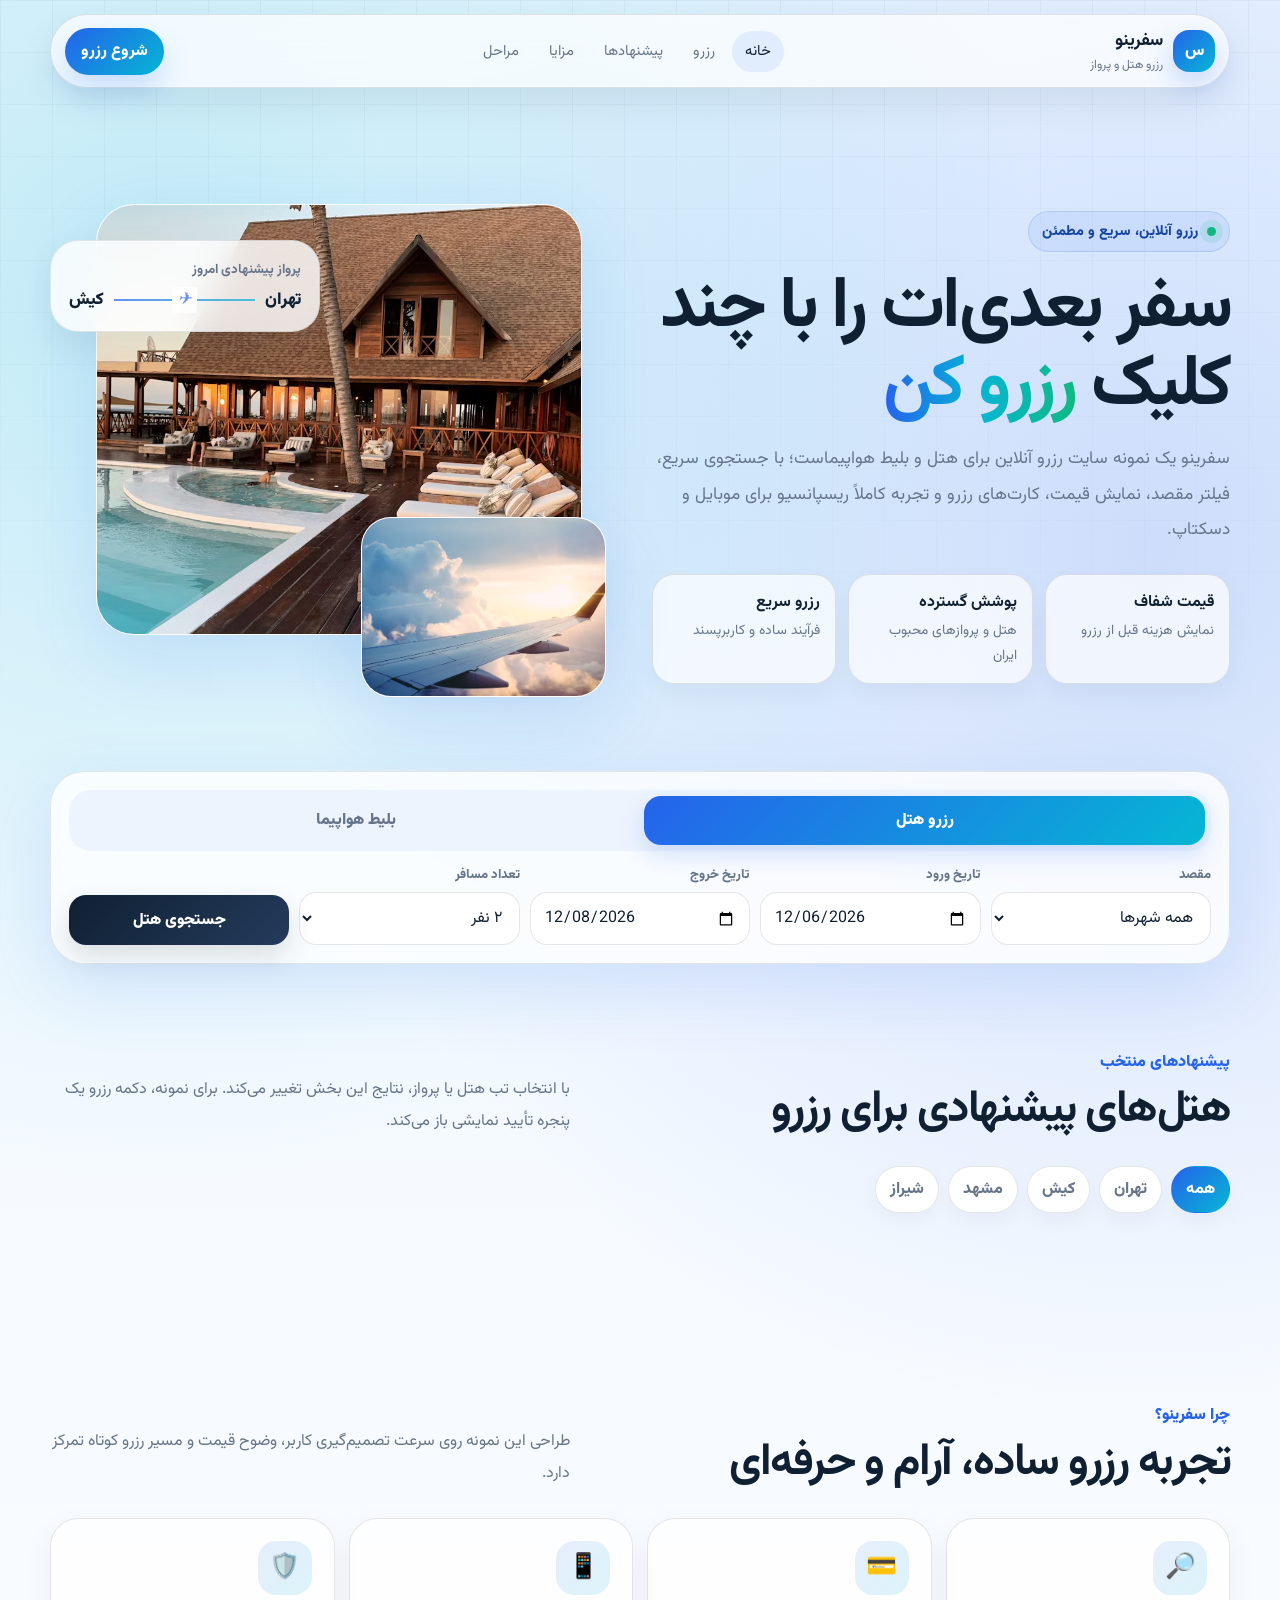
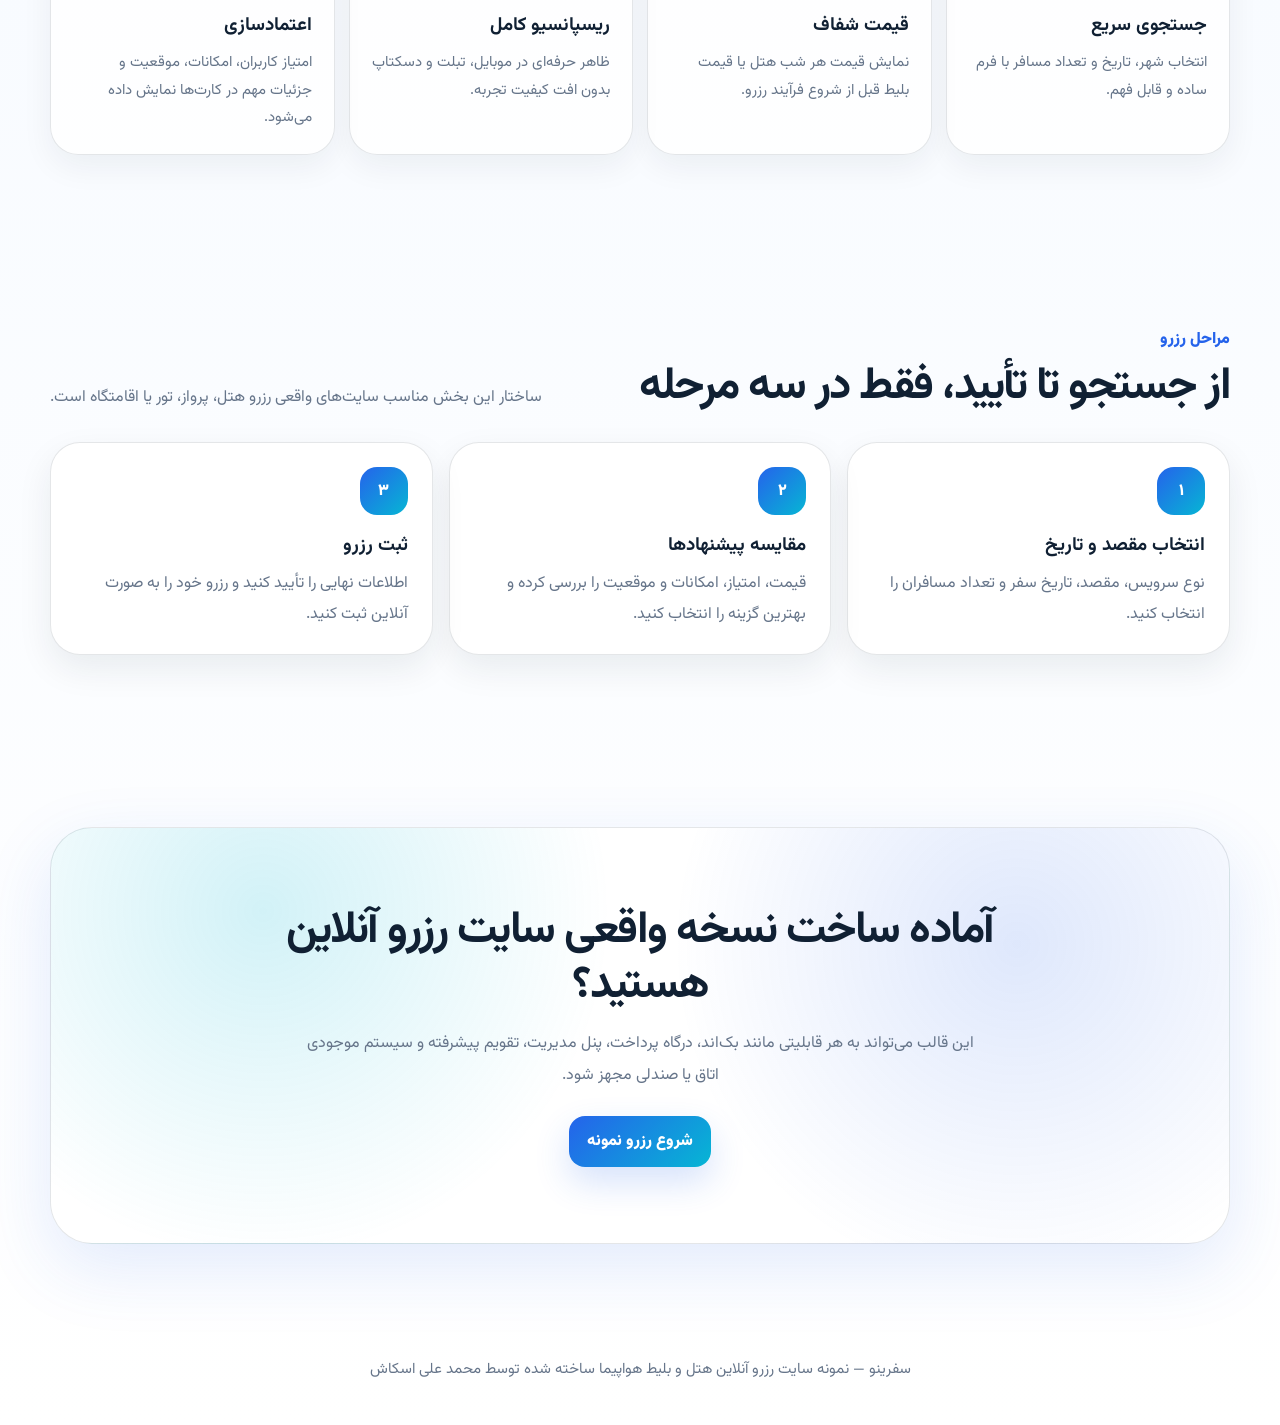
<file: booking.html>
<!doctype html>
<html lang="fa" dir="rtl">
<head>
  <meta charset="utf-8" />
  <meta name="viewport" content="width=device-width, initial-scale=1" />
  <meta name="theme-color" content="#eef7ff" />
  <meta name="description" content="سایت رزرو آنلاین هتل و بلیط هواپیما؛ نمونه تک صفحه‌ای مدرن، فارسی و ریسپانسیو." />
  <title>سفرینو | رزرو آنلاین هتل و بلیط هواپیما</title>

  <style>
    @import url("https://fonts.googleapis.com/css2?family=Vazirmatn:wght@300;400;500;600;700;800;900&display=swap");

    :root{
      --bg:#eef7ff;
      --bg2:#f8fbff;
      --text:#102033;
      --muted:#66758a;
      --card:#ffffff;
      --line:rgba(16,32,51,.11);
      --blue:#2563eb;
      --cyan:#06b6d4;
      --green:#10b981;
      --orange:#f59e0b;
      --red:#ef4444;
      --shadow:0 24px 70px rgba(37,99,235,.13);
      --shadow-soft:0 14px 35px rgba(16,32,51,.08);
      --radius:28px;
    }

    *{box-sizing:border-box}

    html{scroll-behavior:smooth}

    body{
      margin:0;
      font-family:"Vazirmatn",system-ui,-apple-system,BlinkMacSystemFont,"Segoe UI",sans-serif;
      color:var(--text);
      background:
        radial-gradient(circle at 12% 10%, rgba(6,182,212,.20), transparent 30%),
        radial-gradient(circle at 90% 18%, rgba(37,99,235,.18), transparent 32%),
        linear-gradient(180deg,var(--bg),var(--bg2) 52%,#fff);
      min-height:100vh;
      overflow-x:hidden;
    }

    body::before{
      content:"";
      position:fixed;
      inset:0;
      pointer-events:none;
      z-index:-2;
      background-image:
        linear-gradient(rgba(16,32,51,.035) 1px, transparent 1px),
        linear-gradient(90deg, rgba(16,32,51,.035) 1px, transparent 1px);
      background-size:52px 52px;
      mask-image:linear-gradient(to bottom, black, transparent 82%);
    }

    a{text-decoration:none;color:inherit}
    img{max-width:100%;display:block}
    button,input,select{font:inherit}
    ::selection{background:var(--blue);color:white}

    .container{
      width:min(1180px, calc(100% - 36px));
      margin-inline:auto;
    }

    .topbar{
      position:sticky;
      top:14px;
      z-index:100;
      margin-top:14px;
    }

    .nav{
      display:flex;
      align-items:center;
      justify-content:space-between;
      gap:16px;
      padding:12px 14px;
      border:1px solid var(--line);
      border-radius:999px;
      background:rgba(255,255,255,.72);
      backdrop-filter:blur(18px);
      box-shadow:0 14px 36px rgba(16,32,51,.08);
    }

    .brand{
      display:flex;
      align-items:center;
      gap:10px;
      min-width:max-content;
    }

    .brand-logo{
      width:42px;
      height:42px;
      display:grid;
      place-items:center;
      border-radius:16px;
      color:white;
      font-weight:900;
      background:linear-gradient(135deg,var(--blue),var(--cyan));
      box-shadow:0 12px 28px rgba(37,99,235,.24);
    }

    .brand strong{
      font-size:1.12rem;
      letter-spacing:-.4px;
    }

    .brand small{
      display:block;
      color:var(--muted);
      font-size:.76rem;
      margin-top:1px;
    }

    .nav-links{
      display:flex;
      align-items:center;
      gap:4px;
    }

    .nav-links a{
      color:var(--muted);
      font-size:.92rem;
      padding:9px 13px;
      border-radius:999px;
      transition:.2s ease;
    }

    .nav-links a:hover,
    .nav-links a.active{
      color:var(--text);
      background:rgba(37,99,235,.09);
    }

    .nav-cta{
      display:inline-flex;
      align-items:center;
      justify-content:center;
      padding:11px 16px;
      border-radius:999px;
      color:white;
      background:linear-gradient(135deg,var(--blue),var(--cyan));
      font-weight:800;
      box-shadow:0 14px 30px rgba(37,99,235,.20);
      transition:.2s ease;
    }

    .nav-cta:hover{transform:translateY(-2px)}

    .menu-btn{
      display:none;
      width:44px;
      height:44px;
      border:1px solid var(--line);
      border-radius:16px;
      background:white;
      cursor:pointer;
      color:var(--text);
      font-size:1.3rem;
    }

    .hero{
      padding:82px 0 64px;
    }

    .hero-grid{
      display:grid;
      grid-template-columns:1.02fr .98fr;
      gap:46px;
      align-items:center;
    }

    .eyebrow{
      display:inline-flex;
      align-items:center;
      gap:9px;
      padding:8px 13px;
      border-radius:999px;
      background:rgba(37,99,235,.08);
      border:1px solid rgba(37,99,235,.16);
      color:#1746a2;
      font-weight:800;
      font-size:.9rem;
    }

    .eyebrow::before{
      content:"";
      width:9px;
      height:9px;
      border-radius:50%;
      background:var(--green);
      box-shadow:0 0 0 7px rgba(16,185,129,.13);
    }

    h1,h2,h3,p{margin-top:0}

    h1{
      margin:18px 0 16px;
      font-size:clamp(2.4rem,5.6vw,5.6rem);
      line-height:1.08;
      letter-spacing:-2.7px;
      max-width:820px;
    }

    .grad{
      color:transparent;
      background:linear-gradient(90deg,var(--blue),var(--cyan),var(--green));
      -webkit-background-clip:text;
      background-clip:text;
    }

    .lead{
      color:var(--muted);
      line-height:2.05;
      font-size:clamp(1rem,1.35vw,1.14rem);
      max-width:720px;
      margin-bottom:26px;
    }

    .hero-points{
      display:grid;
      grid-template-columns:repeat(3,minmax(0,1fr));
      gap:12px;
      max-width:720px;
    }

    .point{
      padding:15px;
      border-radius:22px;
      background:rgba(255,255,255,.68);
      border:1px solid var(--line);
      box-shadow:0 10px 26px rgba(16,32,51,.045);
    }

    .point strong{
      display:block;
      margin-bottom:3px;
    }

    .point span{
      color:var(--muted);
      font-size:.86rem;
    }

    .hero-art{
      position:relative;
      min-height:555px;
    }

    .visual-card{
      position:absolute;
      overflow:hidden;
      border-radius:38px;
      background:white;
      border:1px solid rgba(255,255,255,.7);
      box-shadow:var(--shadow);
    }

    .visual-card img{
      width:100%;
      height:100%;
      object-fit:cover;
      filter:saturate(.98) contrast(1.02);
      transition:transform .45s ease;
    }

    .visual-card:hover img{transform:scale(1.045)}

    .visual-main{
      inset:34px 24px 90px 46px;
    }

    .visual-small{
      width:245px;
      height:180px;
      right:0;
      bottom:28px;
      border-radius:30px;
    }

    .floating-ticket{
      position:absolute;
      left:0;
      top:70px;
      width:min(270px,60%);
      padding:18px;
      border-radius:28px;
      background:rgba(255,255,255,.82);
      backdrop-filter:blur(18px);
      border:1px solid rgba(16,32,51,.10);
      box-shadow:var(--shadow-soft);
      animation:float 7s ease-in-out infinite;
    }

    .floating-ticket small{
      display:block;
      color:var(--muted);
      margin-bottom:7px;
      font-weight:700;
    }

    .ticket-route{
      display:flex;
      align-items:center;
      justify-content:space-between;
      gap:10px;
      font-weight:900;
      font-size:1.05rem;
    }

    .ticket-line{
      flex:1;
      height:2px;
      background:linear-gradient(90deg,var(--blue),var(--cyan));
      position:relative;
      opacity:.7;
    }

    .ticket-line::after{
      content:"✈";
      position:absolute;
      right:50%;
      top:50%;
      transform:translate(50%,-50%);
      color:var(--blue);
      background:white;
      padding:0 5px;
    }

    @keyframes float{
      50%{transform:translateY(-10px)}
    }

    .booking-box{
      position:relative;
      z-index:4;
      margin-top:-18px;
    }

    .booking-panel{
      padding:18px;
      border-radius:34px;
      background:rgba(255,255,255,.78);
      backdrop-filter:blur(22px);
      border:1px solid rgba(16,32,51,.10);
      box-shadow:var(--shadow);
    }

    .tabs{
      display:flex;
      gap:8px;
      margin-bottom:14px;
      padding:6px;
      border-radius:22px;
      background:#edf4fd;
    }

    .tab-btn{
      flex:1;
      border:0;
      cursor:pointer;
      padding:12px;
      border-radius:17px;
      color:var(--muted);
      background:transparent;
      font-weight:900;
      transition:.2s ease;
    }

    .tab-btn.active{
      color:white;
      background:linear-gradient(135deg,var(--blue),var(--cyan));
      box-shadow:0 10px 24px rgba(37,99,235,.18);
    }

    .search-form{
      display:none;
      grid-template-columns:repeat(5,minmax(0,1fr));
      gap:10px;
    }

    .search-form.active{display:grid}

    .field{
      display:grid;
      gap:7px;
    }

    label{
      color:var(--muted);
      font-size:.82rem;
      font-weight:800;
    }

    input,select{
      width:100%;
      min-height:50px;
      border:1px solid var(--line);
      outline:0;
      border-radius:17px;
      background:white;
      color:var(--text);
      padding:12px 13px;
      transition:.2s ease;
    }

    input:focus,select:focus{
      border-color:rgba(37,99,235,.42);
      box-shadow:0 0 0 4px rgba(37,99,235,.10);
    }

    .search-btn{
      align-self:end;
      min-height:50px;
      border:0;
      border-radius:17px;
      cursor:pointer;
      color:white;
      background:linear-gradient(135deg,var(--text),#243b5c);
      font-weight:900;
      box-shadow:0 12px 28px rgba(16,32,51,.14);
      transition:.2s ease;
    }

    .search-btn:hover{transform:translateY(-2px)}

    .section{
      padding:86px 0;
    }

    .section-head{
      display:flex;
      align-items:end;
      justify-content:space-between;
      gap:22px;
      margin-bottom:28px;
    }

    .kicker{
      display:block;
      color:var(--blue);
      font-weight:900;
      margin-bottom:8px;
    }

    h2{
      margin:0;
      font-size:clamp(1.9rem,3.5vw,3.65rem);
      line-height:1.22;
      letter-spacing:-1.5px;
    }

    .section-head p{
      color:var(--muted);
      line-height:2;
      max-width:520px;
      margin:0;
    }

    .filters{
      display:flex;
      flex-wrap:wrap;
      gap:9px;
      margin-bottom:18px;
    }

    .filter{
      border:1px solid var(--line);
      background:white;
      color:var(--muted);
      cursor:pointer;
      border-radius:999px;
      padding:10px 14px;
      font-weight:800;
      transition:.2s ease;
      box-shadow:0 8px 20px rgba(16,32,51,.04);
    }

    .filter:hover,
    .filter.active{
      color:white;
      border-color:transparent;
      background:linear-gradient(135deg,var(--blue),var(--cyan));
    }

    .results-grid{
      display:grid;
      grid-template-columns:repeat(3,minmax(0,1fr));
      gap:16px;
    }

    .result-card{
      overflow:hidden;
      border-radius:30px;
      background:white;
      border:1px solid var(--line);
      box-shadow:var(--shadow-soft);
      transition:.25s ease;
    }

    .result-card:hover{
      transform:translateY(-6px);
      box-shadow:0 24px 60px rgba(37,99,235,.16);
    }

    .result-media{
      position:relative;
      height:210px;
      overflow:hidden;
    }

    .result-media img{
      width:100%;
      height:100%;
      object-fit:cover;
      transition:.45s ease;
    }

    .result-card:hover .result-media img{transform:scale(1.06)}

    .badge{
      position:absolute;
      top:14px;
      right:14px;
      border-radius:999px;
      padding:7px 10px;
      color:white;
      background:rgba(16,32,51,.78);
      backdrop-filter:blur(12px);
      font-size:.8rem;
      font-weight:900;
    }

    .result-body{
      padding:18px;
    }

    .result-title{
      display:flex;
      justify-content:space-between;
      gap:10px;
      margin-bottom:8px;
    }

    .result-title h3{
      margin:0;
      font-size:1.12rem;
    }

    .rate{
      color:var(--orange);
      font-weight:900;
      white-space:nowrap;
    }

    .desc{
      color:var(--muted);
      line-height:1.8;
      margin-bottom:14px;
      font-size:.92rem;
    }

    .meta{
      display:flex;
      flex-wrap:wrap;
      gap:7px;
      margin-bottom:15px;
    }

    .meta span{
      padding:6px 9px;
      border-radius:999px;
      background:#eef5ff;
      color:#31537d;
      font-size:.76rem;
      font-weight:800;
    }

    .card-bottom{
      display:flex;
      align-items:center;
      justify-content:space-between;
      gap:12px;
      border-top:1px solid var(--line);
      padding-top:14px;
    }

    .price strong{
      display:block;
      font-size:1.12rem;
      color:var(--blue);
    }

    .price small{
      color:var(--muted);
      font-size:.76rem;
    }

    .reserve-btn{
      border:0;
      cursor:pointer;
      border-radius:15px;
      color:white;
      background:var(--text);
      padding:10px 13px;
      font-weight:900;
      transition:.2s ease;
    }

    .reserve-btn:hover{
      background:var(--blue);
      transform:translateY(-2px);
    }

    .features-grid{
      display:grid;
      grid-template-columns:repeat(4,minmax(0,1fr));
      gap:14px;
    }

    .feature-card{
      padding:22px;
      border-radius:28px;
      background:rgba(255,255,255,.76);
      border:1px solid var(--line);
      box-shadow:0 12px 32px rgba(16,32,51,.06);
      transition:.22s ease;
    }

    .feature-card:hover{
      transform:translateY(-5px);
      box-shadow:var(--shadow-soft);
    }

    .feature-icon{
      width:54px;
      height:54px;
      display:grid;
      place-items:center;
      border-radius:18px;
      margin-bottom:16px;
      background:linear-gradient(135deg,rgba(37,99,235,.10),rgba(6,182,212,.14));
      font-size:1.55rem;
    }

    .feature-card h3{
      margin-bottom:9px;
    }

    .feature-card p{
      color:var(--muted);
      line-height:1.85;
      margin:0;
      font-size:.93rem;
    }

    .steps{
      display:grid;
      grid-template-columns:repeat(3,minmax(0,1fr));
      gap:16px;
    }

    .step{
      position:relative;
      padding:24px;
      border-radius:30px;
      background:white;
      border:1px solid var(--line);
      box-shadow:var(--shadow-soft);
    }

    .step-num{
      width:48px;
      height:48px;
      display:grid;
      place-items:center;
      border-radius:17px;
      color:white;
      background:linear-gradient(135deg,var(--blue),var(--cyan));
      font-weight:900;
      margin-bottom:16px;
    }

    .step h3{margin-bottom:9px}
    .step p{color:var(--muted);line-height:1.9;margin:0}

    .cta{
      text-align:center;
      padding:76px 22px;
      border-radius:42px;
      background:
        radial-gradient(circle at 18% 20%, rgba(6,182,212,.18), transparent 34%),
        radial-gradient(circle at 82% 28%, rgba(37,99,235,.15), transparent 34%),
        white;
      border:1px solid var(--line);
      box-shadow:var(--shadow);
    }

    .cta h2{
      max-width:800px;
      margin-inline:auto;
      margin-bottom:14px;
    }

    .cta p{
      color:var(--muted);
      line-height:2;
      max-width:680px;
      margin:0 auto 24px;
    }

    .btn{
      display:inline-flex;
      align-items:center;
      justify-content:center;
      min-height:50px;
      padding:13px 18px;
      border-radius:16px;
      color:white;
      background:linear-gradient(135deg,var(--blue),var(--cyan));
      font-weight:900;
      box-shadow:0 15px 35px rgba(37,99,235,.19);
      transition:.2s ease;
    }

    .btn:hover{transform:translateY(-2px)}

    .footer{
      padding:28px 0 44px;
      color:var(--muted);
      text-align:center;
      font-size:.94rem;
    }

    .backtop{
      position:fixed;
      left:18px;
      bottom:18px;
      z-index:80;
      width:46px;
      height:46px;
      border:1px solid var(--line);
      border-radius:16px;
      background:rgba(255,255,255,.80);
      backdrop-filter:blur(16px);
      box-shadow:var(--shadow-soft);
      color:var(--text);
      cursor:pointer;
      opacity:0;
      pointer-events:none;
      transform:translateY(12px);
      transition:.2s ease;
    }

    .backtop.show{
      opacity:1;
      pointer-events:auto;
      transform:translateY(0);
    }

    .modal{
      position:fixed;
      inset:0;
      z-index:1000;
      display:grid;
      place-items:center;
      padding:20px;
      background:rgba(16,32,51,.46);
      backdrop-filter:blur(12px);
      opacity:0;
      pointer-events:none;
      transition:.22s ease;
    }

    .modal.show{
      opacity:1;
      pointer-events:auto;
    }

    .modal-card{
      width:min(520px,100%);
      border-radius:32px;
      padding:24px;
      background:white;
      box-shadow:0 30px 90px rgba(16,32,51,.28);
      transform:translateY(18px) scale(.98);
      transition:.22s ease;
    }

    .modal.show .modal-card{
      transform:translateY(0) scale(1);
    }

    .modal-head{
      display:flex;
      align-items:center;
      justify-content:space-between;
      gap:12px;
      margin-bottom:16px;
    }

    .modal-head h3{
      margin:0;
      font-size:1.35rem;
    }

    .close{
      width:40px;
      height:40px;
      border:0;
      border-radius:14px;
      background:#eef5ff;
      cursor:pointer;
      font-size:1.4rem;
    }

    .modal-body{
      color:var(--muted);
      line-height:2;
      margin-bottom:18px;
    }

    .modal-summary{
      display:grid;
      gap:9px;
      padding:14px;
      border-radius:22px;
      background:#f3f8ff;
      margin-bottom:18px;
    }

    .modal-summary div{
      display:flex;
      justify-content:space-between;
      gap:12px;
      color:var(--muted);
    }

    .modal-summary strong{
      color:var(--text);
    }

    .reveal{
      opacity:0;
      transform:translateY(22px);
      transition:opacity .65s ease, transform .65s cubic-bezier(.2,.8,.2,1);
    }

    .reveal.visible{
      opacity:1;
      transform:translateY(0);
    }

    .delay-1{transition-delay:.08s}
    .delay-2{transition-delay:.16s}
    .delay-3{transition-delay:.24s}

    @media (max-width:980px){
      .hero-grid{
        grid-template-columns:1fr;
      }

      .hero-art{
        min-height:500px;
      }

      .search-form{
        grid-template-columns:repeat(2,minmax(0,1fr));
      }

      .search-btn{
        grid-column:span 2;
      }

      .results-grid,
      .steps{
        grid-template-columns:repeat(2,minmax(0,1fr));
      }

      .features-grid{
        grid-template-columns:repeat(2,minmax(0,1fr));
      }

      .section-head{
        display:block;
      }

      .section-head p{
        margin-top:13px;
      }
    }

    @media (max-width:760px){
      .nav{
        border-radius:24px;
      }

      .nav-links{
        position:absolute;
        top:74px;
        right:18px;
        left:18px;
        display:grid;
        padding:12px;
        border-radius:24px;
        background:rgba(255,255,255,.92);
        border:1px solid var(--line);
        box-shadow:var(--shadow-soft);
        opacity:0;
        transform:translateY(-8px);
        pointer-events:none;
        transition:.2s ease;
      }

      .nav.open .nav-links{
        opacity:1;
        transform:translateY(0);
        pointer-events:auto;
      }

      .nav-cta{display:none}
      .menu-btn{display:grid;place-items:center}

      .hero{
        padding-top:62px;
      }

      h1{
        letter-spacing:-1.6px;
      }

      .hero-points,
      .results-grid,
      .features-grid,
      .steps,
      .search-form{
        grid-template-columns:1fr;
      }

      .search-btn{
        grid-column:auto;
      }

      .hero-art{
        min-height:405px;
      }

      .visual-main{
        inset:14px 0 82px 10px;
        border-radius:30px;
      }

      .visual-small{
        width:190px;
        height:140px;
        bottom:20px;
      }

      .floating-ticket{
        width:250px;
        top:36px;
      }

      .section{
        padding:66px 0;
      }

      .booking-panel{
        border-radius:28px;
      }
    }

    @media (prefers-reduced-motion: reduce){
      *,*::before,*::after{
        animation-duration:.001ms !important;
        animation-iteration-count:1 !important;
        transition-duration:.001ms !important;
        scroll-behavior:auto !important;
      }
    }
  </style>
</head>

<body>
  <header class="topbar">
    <div class="container">
      <nav class="nav" id="nav">
        <a href="#home" class="brand" aria-label="سفرینو">
          <span class="brand-logo">س</span>
          <span>
            <strong>سفرینو</strong>
            <small>رزرو هتل و پرواز</small>
          </span>
        </a>

        <div class="nav-links" id="navLinks">
          <a href="#home" class="active">خانه</a>
          <a href="#booking">رزرو</a>
          <a href="#results">پیشنهادها</a>
          <a href="#features">مزایا</a>
          <a href="#steps">مراحل</a>
        </div>

        <a class="nav-cta" href="#booking">شروع رزرو</a>

        <button class="menu-btn" id="menuBtn" type="button" aria-label="باز کردن منو">☰</button>
      </nav>
    </div>
  </header>

  <main>
    <section class="hero" id="home">
      <div class="container hero-grid">
        <div>
          <span class="eyebrow reveal">رزرو آنلاین، سریع و مطمئن</span>

          <h1 class="reveal delay-1">
            سفر بعدی‌ات را با چند کلیک
            <span class="grad">رزرو کن</span>
          </h1>

          <p class="lead reveal delay-2">
            سفرینو یک نمونه سایت رزرو آنلاین برای هتل و بلیط هواپیماست؛ با جستجوی سریع، فیلتر مقصد، نمایش قیمت، کارت‌های رزرو و تجربه کاملاً ریسپانسیو برای موبایل و دسکتاپ.
          </p>

          <div class="hero-points reveal delay-3">
            <div class="point">
              <strong>قیمت شفاف</strong>
              <span>نمایش هزینه قبل از رزرو</span>
            </div>
            <div class="point">
              <strong>پوشش گسترده</strong>
              <span>هتل و پروازهای محبوب ایران</span>
            </div>
            <div class="point">
              <strong>رزرو سریع</strong>
              <span>فرآیند ساده و کاربرپسند</span>
            </div>
          </div>
        </div>

        <div class="hero-art reveal delay-2">
          <div class="visual-card visual-main">
            <img src="assets\images\booking1.avif" alt="هتل لوکس برای رزرو آنلاین" fetchpriority="high">
          </div>

          <div class="visual-card visual-small">
            <img src="assets\images\booking2.avif" alt="پرواز و هواپیما" loading="lazy" decoding="async">
          </div>

          <div class="floating-ticket">
            <small>پرواز پیشنهادی امروز</small>
            <div class="ticket-route">
              <span>تهران</span>
              <i class="ticket-line"></i>
              <span>کیش</span>
            </div>
          </div>
        </div>
      </div>
    </section>

    <section class="booking-box" id="booking">
      <div class="container">
        <div class="booking-panel reveal">
          <div class="tabs">
            <button class="tab-btn active" type="button" data-tab="hotel">رزرو هتل</button>
            <button class="tab-btn" type="button" data-tab="flight">بلیط هواپیما</button>
          </div>

          <form class="search-form active" id="hotelForm" data-form="hotel">
            <div class="field">
              <label for="hotelCity">مقصد</label>
              <select id="hotelCity">
                <option value="all">همه شهرها</option>
                <option value="تهران">تهران</option>
                <option value="کیش">کیش</option>
                <option value="مشهد">مشهد</option>
                <option value="شیراز">شیراز</option>
              </select>
            </div>

            <div class="field">
              <label for="checkin">تاریخ ورود</label>
              <input id="checkin" type="date">
            </div>

            <div class="field">
              <label for="checkout">تاریخ خروج</label>
              <input id="checkout" type="date">
            </div>

            <div class="field">
              <label for="guests">تعداد مسافر</label>
              <select id="guests">
                <option>۱ نفر</option>
                <option selected>۲ نفر</option>
                <option>۳ نفر</option>
                <option>۴ نفر</option>
              </select>
            </div>

            <button class="search-btn" type="submit">جستجوی هتل</button>
          </form>

          <form class="search-form" id="flightForm" data-form="flight">
            <div class="field">
              <label for="fromCity">مبدا</label>
              <select id="fromCity">
                <option>تهران</option>
                <option>مشهد</option>
                <option>شیراز</option>
                <option>اصفهان</option>
              </select>
            </div>

            <div class="field">
              <label for="toCity">مقصد</label>
              <select id="toCity">
                <option>کیش</option>
                <option>مشهد</option>
                <option>شیراز</option>
                <option>تهران</option>
              </select>
            </div>

            <div class="field">
              <label for="flightDate">تاریخ پرواز</label>
              <input id="flightDate" type="date">
            </div>

            <div class="field">
              <label for="passengers">مسافران</label>
              <select id="passengers">
                <option selected>۱ نفر</option>
                <option>۲ نفر</option>
                <option>۳ نفر</option>
                <option>۴ نفر</option>
              </select>
            </div>

            <button class="search-btn" type="submit">جستجوی پرواز</button>
          </form>
        </div>
      </div>
    </section>

    <section class="section" id="results">
      <div class="container">
        <div class="section-head reveal">
          <div>
            <span class="kicker">پیشنهادهای منتخب</span>
            <h2 id="resultsTitle">هتل‌های پیشنهادی برای رزرو</h2>
          </div>
          <p>
            با انتخاب تب هتل یا پرواز، نتایج این بخش تغییر می‌کند. برای نمونه، دکمه رزرو یک پنجره تأیید نمایشی باز می‌کند.
          </p>
        </div>

        <div class="filters reveal">
          <button class="filter active" type="button" data-filter="all">همه</button>
          <button class="filter" type="button" data-filter="تهران">تهران</button>
          <button class="filter" type="button" data-filter="کیش">کیش</button>
          <button class="filter" type="button" data-filter="مشهد">مشهد</button>
          <button class="filter" type="button" data-filter="شیراز">شیراز</button>
        </div>

        <div class="results-grid" id="resultsGrid"></div>
      </div>
    </section>

    <section class="section" id="features">
      <div class="container">
        <div class="section-head reveal">
          <div>
            <span class="kicker">چرا سفرینو؟</span>
            <h2>تجربه رزرو ساده، آرام و حرفه‌ای</h2>
          </div>
          <p>
            طراحی این نمونه روی سرعت تصمیم‌گیری کاربر، وضوح قیمت و مسیر رزرو کوتاه تمرکز دارد.
          </p>
        </div>

        <div class="features-grid">
          <article class="feature-card reveal">
            <div class="feature-icon">🔎</div>
            <h3>جستجوی سریع</h3>
            <p>انتخاب شهر، تاریخ و تعداد مسافر با فرم ساده و قابل فهم.</p>
          </article>

          <article class="feature-card reveal delay-1">
            <div class="feature-icon">💳</div>
            <h3>قیمت شفاف</h3>
            <p>نمایش قیمت هر شب هتل یا قیمت بلیط قبل از شروع فرآیند رزرو.</p>
          </article>

          <article class="feature-card reveal delay-2">
            <div class="feature-icon">📱</div>
            <h3>ریسپانسیو کامل</h3>
            <p>ظاهر حرفه‌ای در موبایل، تبلت و دسکتاپ بدون افت کیفیت تجربه.</p>
          </article>

          <article class="feature-card reveal delay-3">
            <div class="feature-icon">🛡️</div>
            <h3>اعتمادسازی</h3>
            <p>امتیاز کاربران، امکانات، موقعیت و جزئیات مهم در کارت‌ها نمایش داده می‌شود.</p>
          </article>
        </div>
      </div>
    </section>

    <section class="section" id="steps">
      <div class="container">
        <div class="section-head reveal">
          <div>
            <span class="kicker">مراحل رزرو</span>
            <h2>از جستجو تا تأیید، فقط در سه مرحله</h2>
          </div>
          <p>
            ساختار این بخش مناسب سایت‌های واقعی رزرو هتل، پرواز، تور یا اقامتگاه است.
          </p>
        </div>

        <div class="steps">
          <article class="step reveal">
            <div class="step-num">۱</div>
            <h3>انتخاب مقصد و تاریخ</h3>
            <p>نوع سرویس، مقصد، تاریخ سفر و تعداد مسافران را انتخاب کنید.</p>
          </article>

          <article class="step reveal delay-1">
            <div class="step-num">۲</div>
            <h3>مقایسه پیشنهادها</h3>
            <p>قیمت، امتیاز، امکانات و موقعیت را بررسی کرده و بهترین گزینه را انتخاب کنید.</p>
          </article>

          <article class="step reveal delay-2">
            <div class="step-num">۳</div>
            <h3>ثبت رزرو</h3>
            <p>اطلاعات نهایی را تأیید کنید و رزرو خود را به صورت آنلاین ثبت کنید.</p>
          </article>
        </div>
      </div>
    </section>

    <section class="section">
      <div class="container">
        <div class="cta reveal">
          <h2>آماده ساخت نسخه واقعی سایت رزرو آنلاین هستید؟</h2>
          <p>
            این قالب می‌تواند به هر قابلیتی مانند بک‌اند، درگاه پرداخت، پنل مدیریت، تقویم پیشرفته و سیستم موجودی اتاق یا صندلی مجهز شود.
          </p>
          <a class="btn" href="#booking">شروع رزرو نمونه</a>
        </div>
      </div>
    </section>
  </main>

  <footer class="footer">
    <div class="container">
     </span> سفرینو — نمونه سایت رزرو آنلاین هتل و بلیط هواپیما ساخته شده توسط محمد علی اسکاش
    </div>
  </footer>

  <button class="backtop" id="backtop" type="button" aria-label="بازگشت به بالا">↑</button>

  <div class="modal" id="modal" aria-hidden="true">
    <div class="modal-card" role="dialog" aria-modal="true" aria-labelledby="modalTitle">
      <div class="modal-head">
        <h3 id="modalTitle">تأیید رزرو</h3>
        <button class="close" id="closeModal" type="button" aria-label="بستن">×</button>
      </div>

      <p class="modal-body">
        این یک نمونه نمایشی است. در نسخه واقعی، این مرحله به صفحه پرداخت یا ثبت اطلاعات مسافر متصل می‌شود.
      </p>

      <div class="modal-summary">
        <div><span>عنوان</span><strong id="modalName">---</strong></div>
        <div><span>شهر / مسیر</span><strong id="modalCity">---</strong></div>
        <div><span>قیمت</span><strong id="modalPrice">---</strong></div>
      </div>

      <a class="btn" href="javascript:void(0)" id="finalBtn">ثبت نهایی نمونه</a>
    </div>
  </div>

  <script>
    (() => {
      const nf = new Intl.NumberFormat("fa-IR");
      const prefersReduced = window.matchMedia("(prefers-reduced-motion: reduce)").matches;

      const hotels = [
        {
          type:"hotel",
          name:"هتل آسمان آبی",
          city:"کیش",
          rate:"۴.۸",
          price:4200000,
          unit:"هر شب",
          desc:"هتل ساحلی با صبحانه، استخر و دسترسی سریع به مراکز خرید.",
          tags:["صبحانه","استخر","نزدیک ساحل"],
          badge:"پیشنهاد ویژه",
          img:"/assets/images/booking3.avif"
        },
        {
          type:"hotel",
          name:"هتل شهرزاد",
          city:"مشهد",
          rate:"۴.۶",
          price:2850000,
          unit:"هر شب",
          desc:"اقامت راحت خانوادگی با دسترسی مناسب به مرکز شهر و مسیرهای اصلی.",
          tags:["خانوادگی","پارکینگ","رستوران"],
          badge:"پرفروش",
          img:"/assets/images/booking4.avif"
        },
        {
          type:"hotel",
          name:"بوتیک هتل نارنج",
          city:"شیراز",
          rate:"۴.۹",
          price:3600000,
          unit:"هر شب",
          desc:"فضای آرام، معماری گرم و مناسب سفرهای دونفره و فرهنگی.",
          tags:["بوتیک","آرام","مرکز شهر"],
          badge:"محبوب کاربران",
          img:"/assets/images/booking5.avif"
        },
        {
          type:"hotel",
          name:"هتل تجارت نوین",
          city:"تهران",
          rate:"۴.۵",
          price:5100000,
          unit:"هر شب",
          desc:"مناسب سفرهای کاری با اینترنت پرسرعت، اتاق جلسه و دسترسی شهری.",
          tags:["کاری","اینترنت","اتاق جلسه"],
          badge:"کاری",
          img:"/assets/images/booking6.avif"
        },
        {
          type:"hotel",
          name:"اقامتگاه ساحلی مرجان",
          city:"کیش",
          rate:"۴.۷",
          price:3900000,
          unit:"هر شب",
          desc:"اقامتگاه مدرن نزدیک دریا با فضای مناسب خانواده و سفر تفریحی.",
          tags:["ساحلی","خانوادگی","بالکن"],
          badge:"تخفیف‌دار",
          img:"/assets/images/booking5.avif"
        },
        {
          type:"hotel",
          name:"هتل باغ ایرانی",
          city:"شیراز",
          rate:"۴.۴",
          price:2500000,
          unit:"هر شب",
          desc:"انتخاب اقتصادی با فضای سبز، اتاق‌های تمیز و دسترسی خوب.",
          tags:["اقتصادی","فضای سبز","تمیز"],
          badge:"اقتصادی",
          img:"/assets/images/booking7.avif"
        }
      ];

      const flights = [
        {
          type:"flight",
          name:"پرواز تهران به کیش",
          city:"کیش",
          route:"تهران ← کیش",
          rate:"۴.۷",
          price:2450000,
          unit:"هر نفر",
          desc:"پرواز مستقیم، کلاس اکونومی، بار مجاز ۲۰ کیلوگرم.",
          tags:["مستقیم","اکونومی","۲۰kg بار"],
          badge:"ساعت ۰۹:۳۰",
          img:"/assets/images/booking8.avif"
        },
        {
          type:"flight",
          name:"پرواز مشهد به تهران",
          city:"تهران",
          route:"مشهد ← تهران",
          rate:"۴.۵",
          price:1980000,
          unit:"هر نفر",
          desc:"مناسب سفرهای کاری با زمان پرواز کوتاه و قیمت اقتصادی.",
          tags:["اقتصادی","کاری","صبح"],
          badge:"ساعت ۱۲:۱۵",
          img:"/assets/images/booking9.avif"
        },
        {
          type:"flight",
          name:"پرواز تهران به شیراز",
          city:"شیراز",
          route:"تهران ← شیراز",
          rate:"۴.۶",
          price:2200000,
          unit:"هر نفر",
          desc:"پرواز عصرگاهی مناسب سفرهای تفریحی و آخر هفته.",
          tags:["عصر","مستقیم","تفریحی"],
          badge:"ساعت ۱۸:۴۰",
          img:"/assets/imagesbooking10.avif"
        },
        {
          type:"flight",
          name:"پرواز تهران به مشهد",
          city:"مشهد",
          route:"تهران ← مشهد",
          rate:"۴.۸",
          price:2100000,
          unit:"هر نفر",
          desc:"پرواز پرتردد با چند ظرفیت باقی‌مانده برای رزرو سریع.",
          tags:["پرتردد","مستقیم","رزرو سریع"],
          badge:"ظرفیت محدود",
          img:"/assets/images/booking11.avif"
        },
        {
          type:"flight",
          name:"پرواز اصفهان به کیش",
          city:"کیش",
          route:"اصفهان ← کیش",
          rate:"۴.۳",
          price:2650000,
          unit:"هر نفر",
          desc:"پرواز مناسب تعطیلات با امکان انتخاب صندلی در نسخه واقعی.",
          tags:["تعطیلات","انتخاب صندلی","اکونومی"],
          badge:"ساعت ۱۵:۲۰",
          img:"/assets/images/booking12.avif"
        },
        {
          type:"flight",
          name:"پرواز شیراز به تهران",
          city:"تهران",
          route:"شیراز ← تهران",
          rate:"۴.۴",
          price:2050000,
          unit:"هر نفر",
          desc:"پرواز شبانه با قیمت مناسب و امکان رزرو سریع.",
          tags:["شبانه","اقتصادی","مستقیم"],
          badge:"ساعت ۲۱:۱۰",
          img:"/assets/images/booking13.avif"
        }
      ];

      let currentType = "hotel";
      let currentFilter = "all";

      const grid = document.getElementById("resultsGrid");
      const resultsTitle = document.getElementById("resultsTitle");
      const filterButtons = document.querySelectorAll(".filter");
      const tabButtons = document.querySelectorAll(".tab-btn");
      const forms = document.querySelectorAll(".search-form");

      function toman(price){
        return nf.format(price) + " تومان";
      }

      function getData(){
        return currentType === "hotel" ? hotels : flights;
      }

      function renderResults(){
        const data = getData().filter(item => currentFilter === "all" || item.city === currentFilter);

        resultsTitle.textContent = currentType === "hotel"
          ? "هتل‌های پیشنهادی برای رزرو"
          : "پروازهای پیشنهادی برای رزرو";

        grid.innerHTML = data.map((item, index) => `
          <article class="result-card reveal visible" style="transition-delay:${index * 40}ms">
            <div class="result-media">
              <img src="${item.img}" alt="${item.name}" loading="lazy" decoding="async">
              <span class="badge">${item.badge}</span>
            </div>

            <div class="result-body">
              <div class="result-title">
                <h3>${item.name}</h3>
                <span class="rate">★ ${item.rate}</span>
              </div>

              <p class="desc">${item.desc}</p>

              <div class="meta">
                ${(item.tags || []).map(tag => `<span>${tag}</span>`).join("")}
              </div>

              <div class="card-bottom">
                <div class="price">
                  <strong>${toman(item.price)}</strong>
                  <small>${item.unit}</small>
                </div>

                <button
                  class="reserve-btn"
                  type="button"
                  data-name="${item.name}"
                  data-city="${item.route || item.city}"
                  data-price="${toman(item.price)}"
                >
                  رزرو
                </button>
              </div>
            </div>
          </article>
        `).join("");

        bindReserveButtons();
      }

      tabButtons.forEach(btn => {
        btn.addEventListener("click", () => {
          currentType = btn.dataset.tab;
          currentFilter = "all";

          tabButtons.forEach(b => b.classList.remove("active"));
          btn.classList.add("active");

          forms.forEach(form => {
            form.classList.toggle("active", form.dataset.form === currentType);
          });

          filterButtons.forEach(f => f.classList.toggle("active", f.dataset.filter === "all"));
          renderResults();
        });
      });

      filterButtons.forEach(btn => {
        btn.addEventListener("click", () => {
          currentFilter = btn.dataset.filter;
          filterButtons.forEach(b => b.classList.remove("active"));
          btn.classList.add("active");
          renderResults();
        });
      });

      document.getElementById("hotelForm").addEventListener("submit", e => {
        e.preventDefault();
        currentType = "hotel";
        currentFilter = document.getElementById("hotelCity").value;
        tabButtons.forEach(b => b.classList.toggle("active", b.dataset.tab === "hotel"));
        forms.forEach(form => form.classList.toggle("active", form.dataset.form === "hotel"));
        filterButtons.forEach(f => f.classList.toggle("active", f.dataset.filter === currentFilter));
        renderResults();
        document.querySelector("#results").scrollIntoView({behavior:prefersReduced ? "auto" : "smooth"});
      });

      document.getElementById("flightForm").addEventListener("submit", e => {
        e.preventDefault();
        currentType = "flight";
        currentFilter = document.getElementById("toCity").value;
        tabButtons.forEach(b => b.classList.toggle("active", b.dataset.tab === "flight"));
        forms.forEach(form => form.classList.toggle("active", form.dataset.form === "flight"));
        filterButtons.forEach(f => f.classList.toggle("active", f.dataset.filter === currentFilter));
        renderResults();
        document.querySelector("#results").scrollIntoView({behavior:prefersReduced ? "auto" : "smooth"});
      });

      const modal = document.getElementById("modal");
      const modalName = document.getElementById("modalName");
      const modalCity = document.getElementById("modalCity");
      const modalPrice = document.getElementById("modalPrice");
      const closeModal = document.getElementById("closeModal");
      const finalBtn = document.getElementById("finalBtn");

      function bindReserveButtons(){
        document.querySelectorAll(".reserve-btn").forEach(btn => {
          btn.addEventListener("click", () => {
            modalName.textContent = btn.dataset.name;
            modalCity.textContent = btn.dataset.city;
            modalPrice.textContent = btn.dataset.price;
            modal.classList.add("show");
            modal.setAttribute("aria-hidden","false");
          });
        });
      }

      function hideModal(){
        modal.classList.remove("show");
        modal.setAttribute("aria-hidden","true");
      }

      closeModal.addEventListener("click", hideModal);
      modal.addEventListener("click", e => {
        if(e.target === modal) hideModal();
      });

      finalBtn.addEventListener("click", () => {
        finalBtn.textContent = "رزرو نمونه ثبت شد ✓";
        setTimeout(() => {
          finalBtn.textContent = "ثبت نهایی نمونه";
          hideModal();
        }, 1400);
      });

      const today = new Date();
      const tomorrow = new Date(today);
      tomorrow.setDate(today.getDate() + 1);
      const afterTomorrow = new Date(today);
      afterTomorrow.setDate(today.getDate() + 3);

      const toDateValue = d => d.toISOString().slice(0,10);
      document.getElementById("checkin").value = toDateValue(tomorrow);
      document.getElementById("checkout").value = toDateValue(afterTomorrow);
      document.getElementById("flightDate").value = toDateValue(tomorrow);

      const revealObserver = new IntersectionObserver(entries => {
        entries.forEach(entry => {
          if(entry.isIntersecting){
            entry.target.classList.add("visible");
            revealObserver.unobserve(entry.target);
          }
        });
      }, {threshold:.14, rootMargin:"0px 0px -45px 0px"});

      document.querySelectorAll(".reveal").forEach(el => revealObserver.observe(el));

      const backtop = document.getElementById("backtop");
      window.addEventListener("scroll", () => {
        backtop.classList.toggle("show", window.scrollY > 650);
      }, {passive:true});

      backtop.addEventListener("click", () => {
        window.scrollTo({top:0, behavior:prefersReduced ? "auto" : "smooth"});
      });

      document.getElementById("year").textContent =
        new Intl.NumberFormat("fa-IR", {useGrouping:false}).format(new Date().getFullYear());

      const nav = document.getElementById("nav");
      const menuBtn = document.getElementById("menuBtn");
      const navLinks = document.getElementById("navLinks");

      menuBtn.addEventListener("click", () => {
        nav.classList.toggle("open");
        menuBtn.textContent = nav.classList.contains("open") ? "×" : "☰";
      });

      navLinks.querySelectorAll("a").forEach(a => {
        a.addEventListener("click", () => {
          nav.classList.remove("open");
          menuBtn.textContent = "☰";
        });
      });

      const pageLinks = [...document.querySelectorAll(".nav-links a")];
      const sections = pageLinks.map(link => document.querySelector(link.getAttribute("href"))).filter(Boolean);

      const navObserver = new IntersectionObserver(entries => {
        entries.forEach(entry => {
          if(!entry.isIntersecting) return;
          pageLinks.forEach(link => {
            link.classList.toggle("active", link.getAttribute("href") === "#" + entry.target.id);
          });
        });
      }, {threshold:.35, rootMargin:"-120px 0px -50% 0px"});

      sections.forEach(sec => navObserver.observe(sec));

      renderResults();
    })();
  </script>
</body>
</html>
</file>
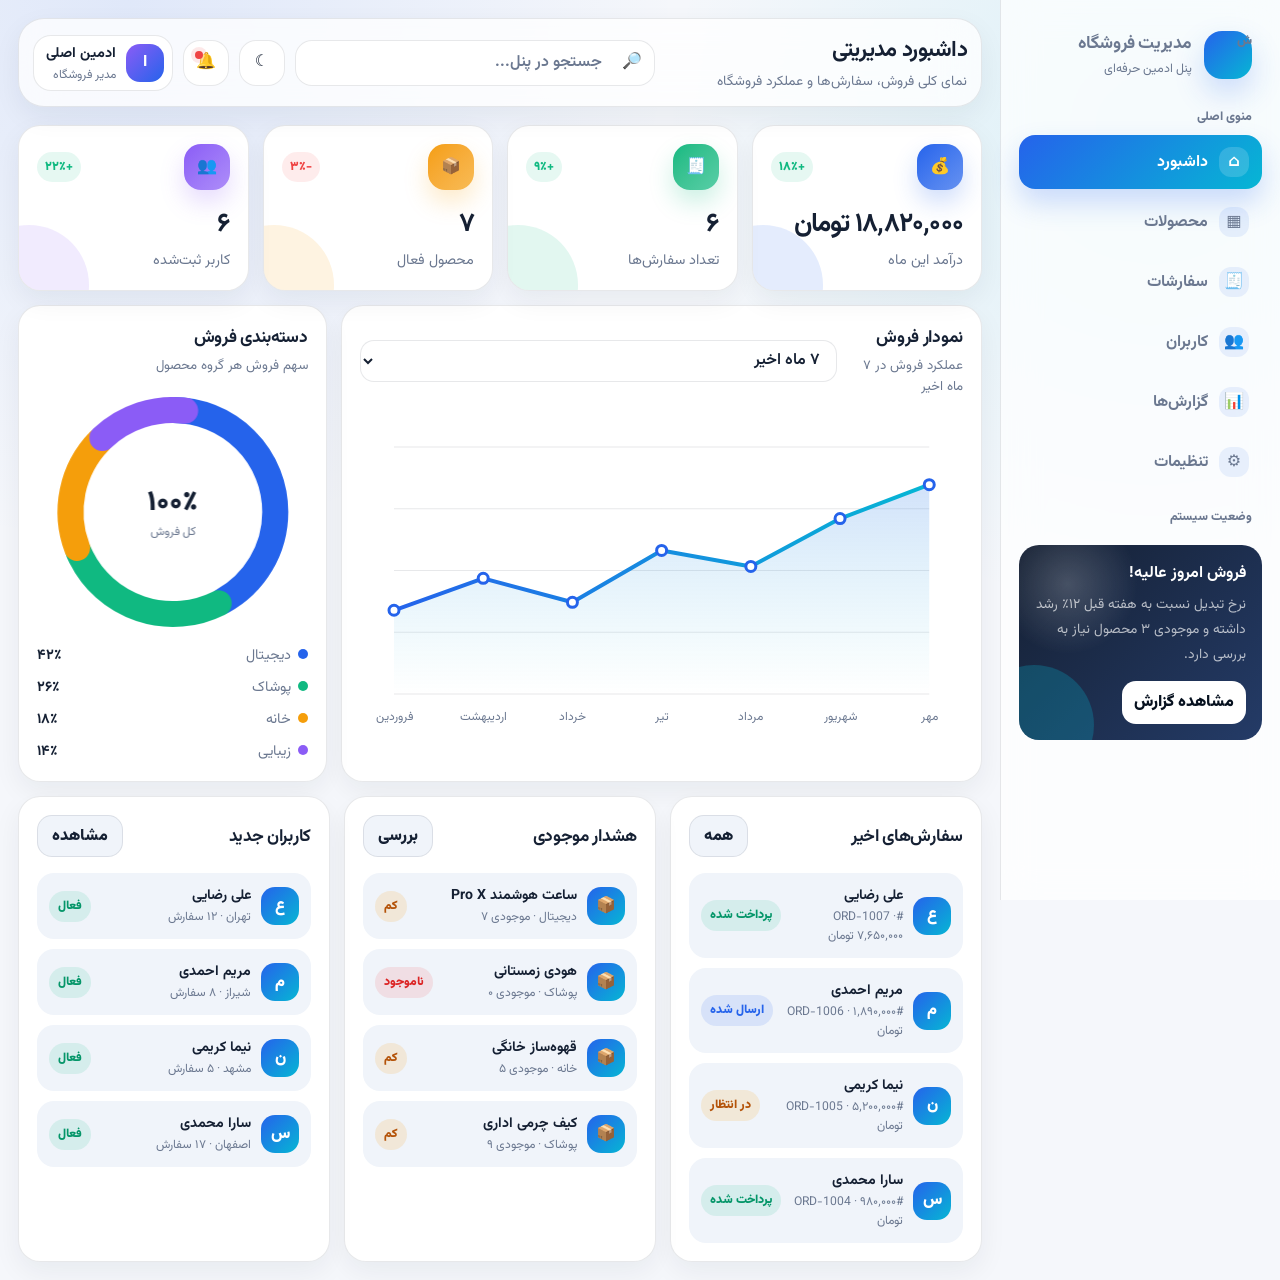
<file: dashboard.html>
<!doctype html>
<html lang="fa" dir="rtl">
<head>
  <meta charset="utf-8" />
  <meta name="viewport" content="width=device-width, initial-scale=1" />
  <meta name="theme-color" content="#f5f7fb" />
  <meta name="description" content="پنل مدیریت فروشگاه؛ مدیریت محصولات، کاربران، سفارشات، گزارش‌ها و داشبورد مدیریتی." />
  <title>پنل مدیریت فروشگاه | داشبورد ادمین</title>

  <style>
    @import url("https://fonts.googleapis.com/css2?family=Vazirmatn:wght@300;400;500;600;700;800;900&display=swap");

    :root{
      --bg:#f5f7fb;
      --surface:#ffffff;
      --surface-2:#f0f4fa;
      --text:#152033;
      --muted:#6b7890;
      --line:rgba(21,32,51,.10);
      --primary:#2563eb;
      --primary-2:#06b6d4;
      --success:#10b981;
      --warning:#f59e0b;
      --danger:#ef4444;
      --purple:#8b5cf6;
      --shadow:0 18px 45px rgba(21,32,51,.08);
      --shadow-soft:0 10px 28px rgba(21,32,51,.06);
      --radius:22px;
      --sidebar:280px;
    }

    body.dark{
      --bg:#08111f;
      --surface:#101b2f;
      --surface-2:#15243d;
      --text:#f7fbff;
      --muted:#9aaac4;
      --line:rgba(255,255,255,.10);
      --shadow:0 18px 45px rgba(0,0,0,.26);
      --shadow-soft:0 10px 28px rgba(0,0,0,.18);
    }

    *{box-sizing:border-box}

    html{scroll-behavior:smooth}

    body{
      margin:0;
      font-family:"Vazirmatn", system-ui, -apple-system, BlinkMacSystemFont, "Segoe UI", sans-serif;
      background:
        radial-gradient(circle at 10% 0%, rgba(37,99,235,.10), transparent 32%),
        radial-gradient(circle at 90% 10%, rgba(6,182,212,.10), transparent 30%),
        var(--bg);
      color:var(--text);
      min-height:100vh;
      overflow-x:hidden;
      transition:background .25s ease, color .25s ease;
    }

    body.dark{
      background:
        radial-gradient(circle at 10% 0%, rgba(37,99,235,.18), transparent 34%),
        radial-gradient(circle at 92% 12%, rgba(139,92,246,.17), transparent 30%),
        var(--bg);
    }

    a{color:inherit;text-decoration:none}
    button,input,select,textarea{font:inherit}
    img{max-width:100%;display:block}
    ::selection{background:var(--primary);color:white}

    .layout{
      min-height:100vh;
      display:grid;
      grid-template-columns:var(--sidebar) 1fr;
    }

    .sidebar{
      position:sticky;
      top:0;
      height:100vh;
      padding:18px;
      border-left:1px solid var(--line);
      background:rgba(255,255,255,.72);
      backdrop-filter:blur(18px);
      z-index:50;
      transition:transform .25s ease, background .25s ease;
    }

    body.dark .sidebar{
      background:rgba(16,27,47,.76);
    }

    .brand{
      display:flex;
      align-items:center;
      gap:12px;
      padding:10px;
      margin-bottom:18px;
    }

    .brand-logo{
      width:48px;
      height:48px;
      border-radius:18px;
      display:grid;
      place-items:center;
      color:white;
      font-weight:900;
      background:linear-gradient(135deg,var(--primary),var(--primary-2));
      box-shadow:0 14px 30px rgba(37,99,235,.22);
    }

    .brand strong{
      display:block;
      font-size:1.1rem;
      letter-spacing:-.4px;
    }

    .brand span{
      display:block;
      color:var(--muted);
      font-size:.78rem;
      margin-top:2px;
    }

    .side-title{
      color:var(--muted);
      font-size:.78rem;
      font-weight:800;
      margin:18px 10px 8px;
    }

    .side-nav{
      display:grid;
      gap:6px;
    }

    .side-link{
      display:flex;
      align-items:center;
      gap:11px;
      width:100%;
      border:0;
      cursor:pointer;
      color:var(--muted);
      background:transparent;
      padding:12px 13px;
      border-radius:16px;
      text-align:right;
      transition:.2s ease;
      font-weight:700;
    }

    .side-link:hover{
      color:var(--text);
      background:var(--surface-2);
    }

    .side-link.active{
      color:white;
      background:linear-gradient(135deg,var(--primary),var(--primary-2));
      box-shadow:0 14px 28px rgba(37,99,235,.22);
    }

    .side-icon{
      width:30px;
      height:30px;
      min-width:30px;
      display:grid;
      place-items:center;
      border-radius:12px;
      background:rgba(37,99,235,.09);
      font-size:1rem;
    }

    .side-link.active .side-icon{
      background:rgba(255,255,255,.16);
    }

    .sidebar-card{
      margin-top:18px;
      padding:16px;
      border-radius:20px;
      background:
        radial-gradient(circle at 20% 20%, rgba(255,255,255,.20), transparent 28%),
        linear-gradient(135deg,#152033,#243b67);
      color:white;
      overflow:hidden;
      position:relative;
    }

    .sidebar-card::after{
      content:"";
      position:absolute;
      width:120px;
      height:120px;
      border-radius:50%;
      left:-45px;
      bottom:-45px;
      background:rgba(6,182,212,.25);
    }

    .sidebar-card strong{
      display:block;
      margin-bottom:7px;
    }

    .sidebar-card p{
      color:rgba(255,255,255,.68);
      line-height:1.8;
      margin:0 0 14px;
      font-size:.86rem;
    }

    .sidebar-card button{
      border:0;
      cursor:pointer;
      color:#07111f;
      background:white;
      padding:9px 12px;
      border-radius:14px;
      font-weight:900;
      position:relative;
      z-index:1;
    }

    .main{
      min-width:0;
      padding:18px;
    }

    .topbar{
      position:sticky;
      top:16px;
      z-index:40;
      display:flex;
      align-items:center;
      justify-content:space-between;
      gap:14px;
      padding:14px;
      border:1px solid var(--line);
      border-radius:26px;
      background:rgba(255,255,255,.76);
      backdrop-filter:blur(18px);
      box-shadow:var(--shadow-soft);
      transition:background .25s ease;
    }

    body.dark .topbar{
      background:rgba(16,27,47,.76);
    }

    .top-left,
    .top-right{
      display:flex;
      align-items:center;
      gap:10px;
    }

    .menu-toggle{
      display:none;
      width:44px;
      height:44px;
      border:1px solid var(--line);
      border-radius:16px;
      background:var(--surface);
      color:var(--text);
      cursor:pointer;
      font-size:1.25rem;
    }

    .page-heading h1{
      margin:0 0 3px;
      font-size:1.38rem;
      letter-spacing:-.7px;
    }

    .page-heading p{
      margin:0;
      color:var(--muted);
      font-size:.86rem;
    }

    .global-search{
      width:min(360px, 34vw);
      height:46px;
      display:flex;
      align-items:center;
      gap:8px;
      padding:0 12px;
      border-radius:17px;
      border:1px solid var(--line);
      background:var(--surface);
    }

    .global-search input{
      width:100%;
      min-width:0;
      border:0;
      outline:0;
      color:var(--text);
      background:transparent;
      font-weight:600;
    }

    .global-search input::placeholder{color:var(--muted)}

    .icon-btn{
      width:46px;
      height:46px;
      border:1px solid var(--line);
      border-radius:17px;
      display:grid;
      place-items:center;
      background:var(--surface);
      color:var(--text);
      cursor:pointer;
      transition:.2s ease;
      position:relative;
    }

    .icon-btn:hover{
      transform:translateY(-2px);
      box-shadow:var(--shadow-soft);
    }

    .notif-dot{
      position:absolute;
      top:10px;
      left:11px;
      width:8px;
      height:8px;
      border-radius:50%;
      background:var(--danger);
      box-shadow:0 0 0 4px rgba(239,68,68,.12);
    }

    .profile{
      display:flex;
      align-items:center;
      gap:10px;
      padding:6px 8px 6px 12px;
      border:1px solid var(--line);
      border-radius:18px;
      background:var(--surface);
    }

    .avatar{
      width:38px;
      height:38px;
      border-radius:14px;
      display:grid;
      place-items:center;
      color:white;
      font-weight:900;
      background:linear-gradient(135deg,var(--purple),var(--primary));
    }

    .profile strong{
      display:block;
      font-size:.9rem;
    }

    .profile span{
      display:block;
      color:var(--muted);
      font-size:.75rem;
      margin-top:1px;
    }

    .content{
      padding-top:18px;
    }

    .view{
      display:none;
      animation:fadeUp .35s ease both;
    }

    .view.active{
      display:block;
    }

    @keyframes fadeUp{
      from{opacity:0;transform:translateY(10px)}
      to{opacity:1;transform:translateY(0)}
    }

    .stats-grid{
      display:grid;
      grid-template-columns:repeat(4,minmax(0,1fr));
      gap:14px;
      margin-bottom:14px;
    }

    .stat-card{
      position:relative;
      overflow:hidden;
      padding:18px;
      border-radius:var(--radius);
      background:var(--surface);
      border:1px solid var(--line);
      box-shadow:var(--shadow-soft);
      transition:.2s ease;
    }

    .stat-card:hover{
      transform:translateY(-4px);
      box-shadow:var(--shadow);
    }

    .stat-card::after{
      content:"";
      position:absolute;
      width:120px;
      height:120px;
      border-radius:50%;
      left:-50px;
      bottom:-55px;
      opacity:.12;
      background:var(--accent,var(--primary));
    }

    .stat-top{
      display:flex;
      align-items:center;
      justify-content:space-between;
      gap:12px;
      margin-bottom:14px;
    }

    .stat-icon{
      width:46px;
      height:46px;
      border-radius:17px;
      display:grid;
      place-items:center;
      color:white;
      background:linear-gradient(135deg,var(--accent,var(--primary)), color-mix(in srgb, var(--accent,var(--primary)) 70%, white));
      box-shadow:0 12px 25px color-mix(in srgb, var(--accent,var(--primary)) 22%, transparent);
    }

    .trend{
      font-size:.78rem;
      font-weight:900;
      padding:5px 8px;
      border-radius:999px;
      color:var(--success);
      background:rgba(16,185,129,.10);
    }

    .trend.down{
      color:var(--danger);
      background:rgba(239,68,68,.10);
    }

    .stat-card h3{
      margin:0 0 4px;
      font-size:1.65rem;
      letter-spacing:-.8px;
    }

    .stat-card p{
      margin:0;
      color:var(--muted);
      font-size:.9rem;
    }

    .grid-2{
      display:grid;
      grid-template-columns:1.35fr .65fr;
      gap:14px;
      margin-bottom:14px;
    }

    .panel{
      padding:18px;
      border-radius:var(--radius);
      background:var(--surface);
      border:1px solid var(--line);
      box-shadow:var(--shadow-soft);
      min-width:0;
    }

    .panel-head{
      display:flex;
      align-items:center;
      justify-content:space-between;
      gap:12px;
      margin-bottom:16px;
    }

    .panel-head h2,
    .panel-head h3{
      margin:0;
      font-size:1.08rem;
      letter-spacing:-.3px;
    }

    .panel-head p{
      margin:4px 0 0;
      color:var(--muted);
      font-size:.83rem;
    }

    .select,
    .input{
      min-height:42px;
      border:1px solid var(--line);
      outline:0;
      border-radius:14px;
      background:var(--surface);
      color:var(--text);
      padding:0 12px;
      font-weight:600;
    }

    .chart-wrap{
      height:315px;
      position:relative;
    }

    canvas{
      width:100%;
      height:100%;
      display:block;
    }

    .donut-wrap{
      height:240px;
      margin-bottom:12px;
    }

    .legend{
      display:grid;
      gap:9px;
    }

    .legend-item{
      display:flex;
      align-items:center;
      justify-content:space-between;
      gap:10px;
      color:var(--muted);
      font-size:.9rem;
    }

    .legend-item b{
      color:var(--text);
    }

    .legend-dot{
      width:10px;
      height:10px;
      border-radius:50%;
      display:inline-block;
      margin-left:7px;
      background:var(--c);
    }

    .grid-3{
      display:grid;
      grid-template-columns:1fr 1fr 1fr;
      gap:14px;
    }

    .mini-list{
      display:grid;
      gap:10px;
    }

    .mini-item{
      display:flex;
      align-items:center;
      justify-content:space-between;
      gap:12px;
      padding:12px;
      border-radius:17px;
      background:var(--surface-2);
    }

    .mini-user{
      display:flex;
      align-items:center;
      gap:10px;
      min-width:0;
    }

    .mini-avatar{
      width:38px;
      height:38px;
      min-width:38px;
      border-radius:14px;
      display:grid;
      place-items:center;
      color:white;
      font-weight:900;
      background:linear-gradient(135deg,var(--primary),var(--primary-2));
    }

    .mini-user strong{
      display:block;
      font-size:.88rem;
      white-space:nowrap;
      overflow:hidden;
      text-overflow:ellipsis;
    }

    .mini-user span{
      display:block;
      color:var(--muted);
      font-size:.76rem;
      margin-top:1px;
    }

    .pill{
      display:inline-flex;
      align-items:center;
      justify-content:center;
      padding:6px 9px;
      border-radius:999px;
      font-size:.76rem;
      font-weight:900;
      white-space:nowrap;
    }

    .pill.success{color:#059669;background:rgba(16,185,129,.12)}
    .pill.warning{color:#b45309;background:rgba(245,158,11,.14)}
    .pill.danger{color:#dc2626;background:rgba(239,68,68,.12)}
    .pill.info{color:#2563eb;background:rgba(37,99,235,.12)}
    .pill.gray{color:var(--muted);background:var(--surface-2)}

    .toolbar{
      display:flex;
      align-items:center;
      justify-content:space-between;
      gap:12px;
      margin-bottom:14px;
      flex-wrap:wrap;
    }

    .toolbar-actions{
      display:flex;
      align-items:center;
      gap:9px;
      flex-wrap:wrap;
    }

    .btn{
      min-height:42px;
      border:1px solid var(--line);
      border-radius:15px;
      padding:0 14px;
      display:inline-flex;
      align-items:center;
      justify-content:center;
      gap:8px;
      color:var(--text);
      background:var(--surface);
      cursor:pointer;
      font-weight:900;
      transition:.2s ease;
    }

    .btn:hover{
      transform:translateY(-2px);
      box-shadow:var(--shadow-soft);
    }

    .btn-primary{
      border-color:transparent;
      color:white;
      background:linear-gradient(135deg,var(--primary),var(--primary-2));
      box-shadow:0 13px 28px rgba(37,99,235,.20);
    }

    .btn-danger{
      border-color:transparent;
      color:white;
      background:var(--danger);
    }

    .btn-ghost{
      background:var(--surface-2);
    }

    .table-wrap{
      overflow:auto;
      border:1px solid var(--line);
      border-radius:20px;
    }

    table{
      width:100%;
      border-collapse:collapse;
      min-width:860px;
      background:var(--surface);
    }

    th,td{
      padding:14px;
      text-align:right;
      border-bottom:1px solid var(--line);
      vertical-align:middle;
      white-space:nowrap;
    }

    th{
      color:var(--muted);
      font-size:.82rem;
      font-weight:900;
      background:var(--surface-2);
    }

    td{
      font-size:.9rem;
    }

    tr:last-child td{border-bottom:0}

    tbody tr{
      transition:.15s ease;
    }

    tbody tr:hover{
      background:color-mix(in srgb, var(--surface-2) 70%, transparent);
    }

    .product-cell{
      display:flex;
      align-items:center;
      gap:10px;
      min-width:220px;
    }

    .product-img{
      width:48px;
      height:48px;
      min-width:48px;
      border-radius:16px;
      display:grid;
      place-items:center;
      color:white;
      font-weight:900;
      background:linear-gradient(135deg,var(--primary),var(--purple));
    }

    .product-cell strong{
      display:block;
      margin-bottom:3px;
    }

    .product-cell span{
      display:block;
      color:var(--muted);
      font-size:.76rem;
    }

    .row-actions{
      display:flex;
      align-items:center;
      gap:7px;
    }

    .sm-btn{
      width:36px;
      height:36px;
      border:1px solid var(--line);
      border-radius:13px;
      display:grid;
      place-items:center;
      cursor:pointer;
      background:var(--surface);
      color:var(--text);
      transition:.18s ease;
    }

    .sm-btn:hover{
      transform:translateY(-2px);
      box-shadow:var(--shadow-soft);
    }

    .sm-btn.danger{
      color:var(--danger);
      background:rgba(239,68,68,.08);
    }

    .cards-grid{
      display:grid;
      grid-template-columns:repeat(3,minmax(0,1fr));
      gap:14px;
    }

    .order-card,
    .user-card{
      padding:16px;
      border-radius:22px;
      background:var(--surface);
      border:1px solid var(--line);
      box-shadow:var(--shadow-soft);
      transition:.2s ease;
    }

    .order-card:hover,
    .user-card:hover{
      transform:translateY(-4px);
      box-shadow:var(--shadow);
    }

    .order-top{
      display:flex;
      justify-content:space-between;
      gap:10px;
      margin-bottom:12px;
    }

    .order-top strong{
      display:block;
      margin-bottom:3px;
    }

    .order-top span{
      color:var(--muted);
      font-size:.82rem;
    }

    .order-meta{
      display:grid;
      gap:9px;
      padding:12px;
      border-radius:17px;
      background:var(--surface-2);
      margin-bottom:12px;
    }

    .order-meta div{
      display:flex;
      justify-content:space-between;
      gap:10px;
      color:var(--muted);
      font-size:.86rem;
    }

    .order-meta b{
      color:var(--text);
    }

    .user-card{
      text-align:center;
    }

    .user-big-avatar{
      width:74px;
      height:74px;
      margin:0 auto 12px;
      border-radius:26px;
      display:grid;
      place-items:center;
      color:white;
      font-size:1.4rem;
      font-weight:900;
      background:linear-gradient(135deg,var(--primary),var(--primary-2));
    }

    .user-card h3{
      margin:0 0 4px;
      font-size:1.05rem;
    }

    .user-card p{
      margin:0 0 12px;
      color:var(--muted);
      font-size:.86rem;
    }

    .user-info{
      display:grid;
      gap:8px;
      text-align:right;
      padding:12px;
      background:var(--surface-2);
      border-radius:17px;
      margin-bottom:12px;
    }

    .user-info div{
      display:flex;
      justify-content:space-between;
      color:var(--muted);
      font-size:.84rem;
    }

    .user-info b{color:var(--text)}

    .report-grid{
      display:grid;
      grid-template-columns:1fr 1fr;
      gap:14px;
      margin-bottom:14px;
    }

    .progress-list{
      display:grid;
      gap:14px;
    }

    .progress-item{
      display:grid;
      gap:8px;
    }

    .progress-top{
      display:flex;
      justify-content:space-between;
      color:var(--muted);
      font-size:.88rem;
      font-weight:800;
    }

    .progress-bar{
      height:10px;
      border-radius:999px;
      background:var(--surface-2);
      overflow:hidden;
    }

    .progress-bar span{
      display:block;
      height:100%;
      width:var(--w);
      border-radius:inherit;
      background:linear-gradient(90deg,var(--primary),var(--primary-2));
    }

    .settings-grid{
      display:grid;
      grid-template-columns:1fr 1fr;
      gap:14px;
    }

    .form-grid{
      display:grid;
      gap:12px;
    }

    .form-row{
      display:grid;
      grid-template-columns:1fr 1fr;
      gap:12px;
    }

    .field{
      display:grid;
      gap:7px;
    }

    label{
      color:var(--muted);
      font-size:.84rem;
      font-weight:900;
    }

    textarea{
      min-height:120px;
      resize:vertical;
    }

    input,select,textarea{
      width:100%;
      border:1px solid var(--line);
      outline:0;
      border-radius:15px;
      background:var(--surface);
      color:var(--text);
      padding:12px;
      transition:.2s ease;
    }

    input:focus,select:focus,textarea:focus{
      border-color:rgba(37,99,235,.46);
      box-shadow:0 0 0 4px rgba(37,99,235,.10);
    }

    .toast{
      position:fixed;
      left:18px;
      bottom:18px;
      z-index:2000;
      min-width:min(360px, calc(100vw - 36px));
      display:flex;
      align-items:center;
      gap:10px;
      padding:14px;
      border-radius:18px;
      color:white;
      background:#152033;
      box-shadow:0 18px 45px rgba(0,0,0,.25);
      transform:translateY(120%);
      opacity:0;
      transition:.28s cubic-bezier(.2,.8,.2,1);
    }

    .toast.show{
      transform:translateY(0);
      opacity:1;
    }

    .toast span{
      width:34px;
      height:34px;
      border-radius:13px;
      display:grid;
      place-items:center;
      background:rgba(255,255,255,.12);
    }

    .modal{
      position:fixed;
      inset:0;
      z-index:1500;
      display:grid;
      place-items:center;
      padding:20px;
      background:rgba(8,17,31,.52);
      backdrop-filter:blur(10px);
      opacity:0;
      pointer-events:none;
      transition:.2s ease;
    }

    .modal.show{
      opacity:1;
      pointer-events:auto;
    }

    .modal-card{
      width:min(620px,100%);
      max-height:min(90vh,760px);
      overflow:auto;
      padding:20px;
      border-radius:28px;
      background:var(--surface);
      border:1px solid var(--line);
      box-shadow:0 30px 90px rgba(0,0,0,.30);
      transform:translateY(16px) scale(.98);
      transition:.2s ease;
    }

    .modal.show .modal-card{
      transform:translateY(0) scale(1);
    }

    .modal-head{
      display:flex;
      align-items:center;
      justify-content:space-between;
      gap:12px;
      margin-bottom:16px;
    }

    .modal-head h3{
      margin:0;
      font-size:1.25rem;
    }

    .close-modal{
      width:42px;
      height:42px;
      border:1px solid var(--line);
      border-radius:15px;
      background:var(--surface-2);
      color:var(--text);
      cursor:pointer;
      font-size:1.35rem;
    }

    .overlay{
      display:none;
      position:fixed;
      inset:0;
      z-index:45;
      background:rgba(8,17,31,.44);
      backdrop-filter:blur(4px);
    }

    .empty{
      padding:28px;
      text-align:center;
      color:var(--muted);
      border:1px dashed var(--line);
      border-radius:20px;
      background:var(--surface-2);
    }

    @media (max-width:1180px){
      .stats-grid{
        grid-template-columns:repeat(2,minmax(0,1fr));
      }

      .grid-2,
      .report-grid,
      .settings-grid{
        grid-template-columns:1fr;
      }

      .grid-3,
      .cards-grid{
        grid-template-columns:repeat(2,minmax(0,1fr));
      }
    }

    @media (max-width:880px){
      .layout{
        grid-template-columns:1fr;
      }

      .sidebar{
        position:fixed;
        right:0;
        top:0;
        width:min(300px,86vw);
        transform:translateX(105%);
      }

      body.sidebar-open .sidebar{
        transform:translateX(0);
      }

      body.sidebar-open .overlay{
        display:block;
      }

      .menu-toggle{
        display:grid;
        place-items:center;
      }

      .topbar{
        top:10px;
        border-radius:22px;
      }

      .global-search{
        display:none;
      }
    }

    @media (max-width:640px){
      .main{
        padding:12px;
      }

      .top-left{
        gap:7px;
      }

      .profile div{
        display:none;
      }

      .stats-grid,
      .grid-3,
      .cards-grid,
      .form-row{
        grid-template-columns:1fr;
      }

      .page-heading h1{
        font-size:1.1rem;
      }

      .page-heading p{
        display:none;
      }

      .toolbar{
        align-items:stretch;
      }

      .toolbar-actions,
      .toolbar-actions .input,
      .toolbar-actions .select,
      .toolbar-actions .btn{
        width:100%;
      }

      .toolbar-actions{
        display:grid;
        grid-template-columns:1fr;
      }

      .chart-wrap{
        height:260px;
      }
    }

    @media (prefers-reduced-motion:reduce){
      *,*::before,*::after{
        animation-duration:.001ms !important;
        animation-iteration-count:1 !important;
        transition-duration:.001ms !important;
        scroll-behavior:auto !important;
      }
    }
  </style>
</head>

<body>
  <div class="overlay" id="overlay"></div>

  <div class="layout">
    <aside class="sidebar" id="sidebar">
      <a href="#" class="brand">
        <span class="brand-logo">ش</span>
        <span>
          <strong>مدیریت فروشگاه</strong>
          <span>پنل ادمین حرفه‌ای</span>
        </span>
      </a>

      <div class="side-title">منوی اصلی</div>

      <nav class="side-nav" aria-label="منوی پنل مدیریت">
        <button class="side-link active" type="button" data-view="dashboard">
          <span class="side-icon">⌂</span>
          داشبورد
        </button>
        <button class="side-link" type="button" data-view="products">
          <span class="side-icon">▦</span>
          محصولات
        </button>
        <button class="side-link" type="button" data-view="orders">
          <span class="side-icon">🧾</span>
          سفارشات
        </button>
        <button class="side-link" type="button" data-view="users">
          <span class="side-icon">👥</span>
          کاربران
        </button>
        <button class="side-link" type="button" data-view="reports">
          <span class="side-icon">📊</span>
          گزارش‌ها
        </button>
        <button class="side-link" type="button" data-view="settings">
          <span class="side-icon">⚙</span>
          تنظیمات
        </button>
      </nav>

      <div class="side-title">وضعیت سیستم</div>

      <div class="sidebar-card">
        <strong>فروش امروز عالیه!</strong>
        <p>نرخ تبدیل نسبت به هفته قبل ۱۲٪ رشد داشته و موجودی ۳ محصول نیاز به بررسی دارد.</p>
        <button type="button" data-view-jump="reports">مشاهده گزارش</button>
      </div>
    </aside>

    <main class="main">
      <header class="topbar">
        <div class="top-right">
          <button class="menu-toggle" id="menuToggle" type="button" aria-label="باز کردن منو">☰</button>

          <div class="page-heading">
            <h1 id="pageTitle">داشبورد مدیریتی</h1>
            <p id="pageSubtitle">نمای کلی فروش، سفارش‌ها و عملکرد فروشگاه</p>
          </div>
        </div>

        <div class="top-left">
          <div class="global-search">
            <span>🔎</span>
            <input id="globalSearch" type="search" placeholder="جستجو در پنل..." />
          </div>

          <button class="icon-btn" id="themeToggle" type="button" aria-label="تغییر حالت تاریک و روشن">☾</button>

          <button class="icon-btn" id="notificationBtn" type="button" aria-label="اعلان‌ها">
            🔔
            <i class="notif-dot"></i>
          </button>

          <div class="profile">
            <div class="avatar">ا</div>
            <div>
              <strong>ادمین اصلی</strong>
              <span>مدیر فروشگاه</span>
            </div>
          </div>
        </div>
      </header>

      <section class="content">
        <section class="view active" id="dashboardView">
          <div class="stats-grid">
            <article class="stat-card" style="--accent:var(--primary)">
              <div class="stat-top">
                <div class="stat-icon">💰</div>
                <span class="trend">+۱۸٪</span>
              </div>
              <h3 id="statRevenue">۰</h3>
              <p>درآمد این ماه</p>
            </article>

            <article class="stat-card" style="--accent:var(--success)">
              <div class="stat-top">
                <div class="stat-icon">🧾</div>
                <span class="trend">+۹٪</span>
              </div>
              <h3 id="statOrders">۰</h3>
              <p>تعداد سفارش‌ها</p>
            </article>

            <article class="stat-card" style="--accent:var(--warning)">
              <div class="stat-top">
                <div class="stat-icon">📦</div>
                <span class="trend down">-۳٪</span>
              </div>
              <h3 id="statProducts">۰</h3>
              <p>محصول فعال</p>
            </article>

            <article class="stat-card" style="--accent:var(--purple)">
              <div class="stat-top">
                <div class="stat-icon">👥</div>
                <span class="trend">+۲۲٪</span>
              </div>
              <h3 id="statUsers">۰</h3>
              <p>کاربر ثبت‌شده</p>
            </article>
          </div>

          <div class="grid-2">
            <article class="panel">
              <div class="panel-head">
                <div>
                  <h2>نمودار فروش</h2>
                  <p>عملکرد فروش در ۷ ماه اخیر</p>
                </div>
                <select class="select" id="chartRange">
                  <option>۷ ماه اخیر</option>
                  <option>۳۰ روز اخیر</option>
                  <option>۱۲ ماه اخیر</option>
                </select>
              </div>
              <div class="chart-wrap">
                <canvas id="salesChart"></canvas>
              </div>
            </article>

            <article class="panel">
              <div class="panel-head">
                <div>
                  <h2>دسته‌بندی فروش</h2>
                  <p>سهم فروش هر گروه محصول</p>
                </div>
              </div>
              <div class="donut-wrap">
                <canvas id="donutChart"></canvas>
              </div>
              <div class="legend">
                <div class="legend-item"><span><i class="legend-dot" style="--c:#2563eb"></i>دیجیتال</span><b>۴۲٪</b></div>
                <div class="legend-item"><span><i class="legend-dot" style="--c:#10b981"></i>پوشاک</span><b>۲۶٪</b></div>
                <div class="legend-item"><span><i class="legend-dot" style="--c:#f59e0b"></i>خانه</span><b>۱۸٪</b></div>
                <div class="legend-item"><span><i class="legend-dot" style="--c:#8b5cf6"></i>زیبایی</span><b>۱۴٪</b></div>
              </div>
            </article>
          </div>

          <div class="grid-3">
            <article class="panel">
              <div class="panel-head">
                <h3>سفارش‌های اخیر</h3>
                <button class="btn btn-ghost" type="button" data-view-jump="orders">همه</button>
              </div>
              <div class="mini-list" id="recentOrders"></div>
            </article>

            <article class="panel">
              <div class="panel-head">
                <h3>هشدار موجودی</h3>
                <button class="btn btn-ghost" type="button" data-view-jump="products">بررسی</button>
              </div>
              <div class="mini-list" id="stockAlerts"></div>
            </article>

            <article class="panel">
              <div class="panel-head">
                <h3>کاربران جدید</h3>
                <button class="btn btn-ghost" type="button" data-view-jump="users">مشاهده</button>
              </div>
              <div class="mini-list" id="newUsers"></div>
            </article>
          </div>
        </section>

        <section class="view" id="productsView">
          <div class="panel">
            <div class="toolbar">
              <div class="panel-head" style="margin:0">
                <div>
                  <h2>مدیریت محصولات</h2>
                  <p>افزودن، ویرایش، حذف و کنترل موجودی محصولات</p>
                </div>
              </div>

              <div class="toolbar-actions">
                <input class="input" id="productSearch" type="search" placeholder="جستجوی محصول..." />
                <select class="select" id="categoryFilter">
                  <option value="all">همه دسته‌ها</option>
                  <option value="دیجیتال">دیجیتال</option>
                  <option value="پوشاک">پوشاک</option>
                  <option value="خانه">خانه</option>
                  <option value="زیبایی">زیبایی</option>
                </select>
                <button class="btn btn-primary" id="addProductBtn" type="button">+ محصول جدید</button>
              </div>
            </div>

            <div class="table-wrap">
              <table>
                <thead>
                  <tr>
                    <th>محصول</th>
                    <th>دسته‌بندی</th>
                    <th>قیمت</th>
                    <th>موجودی</th>
                    <th>فروش</th>
                    <th>وضعیت</th>
                    <th>عملیات</th>
                  </tr>
                </thead>
                <tbody id="productsTable"></tbody>
              </table>
            </div>
          </div>
        </section>

        <section class="view" id="ordersView">
          <div class="panel">
            <div class="toolbar">
              <div class="panel-head" style="margin:0">
                <div>
                  <h2>مدیریت سفارشات</h2>
                  <p>پیگیری سفارش‌ها، تغییر وضعیت و بررسی مبلغ پرداختی</p>
                </div>
              </div>

              <div class="toolbar-actions">
                <input class="input" id="orderSearch" type="search" placeholder="جستجوی کد یا مشتری..." />
                <select class="select" id="orderStatusFilter">
                  <option value="all">همه وضعیت‌ها</option>
                  <option value="در انتظار">در انتظار</option>
                  <option value="پرداخت شده">پرداخت شده</option>
                  <option value="ارسال شده">ارسال شده</option>
                  <option value="لغو شده">لغو شده</option>
                </select>
              </div>
            </div>

            <div class="cards-grid" id="ordersGrid"></div>
          </div>
        </section>

        <section class="view" id="usersView">
          <div class="panel">
            <div class="toolbar">
              <div class="panel-head" style="margin:0">
                <div>
                  <h2>مدیریت کاربران</h2>
                  <p>مشاهده کاربران، وضعیت حساب و آمار خرید</p>
                </div>
              </div>

              <div class="toolbar-actions">
                <input class="input" id="userSearch" type="search" placeholder="جستجوی کاربر..." />
                <select class="select" id="userStatusFilter">
                  <option value="all">همه کاربران</option>
                  <option value="فعال">فعال</option>
                  <option value="مسدود">مسدود</option>
                </select>
              </div>
            </div>

            <div class="cards-grid" id="usersGrid"></div>
          </div>
        </section>

        <section class="view" id="reportsView">
          <div class="report-grid">
            <article class="panel">
              <div class="panel-head">
                <div>
                  <h2>گزارش درآمد</h2>
                  <p>مقایسه درآمد ماهانه فروشگاه</p>
                </div>
              </div>
              <div class="chart-wrap">
                <canvas id="barChart"></canvas>
              </div>
            </article>

            <article class="panel">
              <div class="panel-head">
                <div>
                  <h2>عملکرد کانال‌ها</h2>
                  <p>منابع اصلی جذب مشتری و فروش</p>
                </div>
              </div>

              <div class="progress-list">
                <div class="progress-item">
                  <div class="progress-top"><span>جستجوی گوگل</span><b>۷۴٪</b></div>
                  <div class="progress-bar"><span style="--w:74%"></span></div>
                </div>

                <div class="progress-item">
                  <div class="progress-top"><span>اینستاگرام</span><b>۶۲٪</b></div>
                  <div class="progress-bar"><span style="--w:62%"></span></div>
                </div>

                <div class="progress-item">
                  <div class="progress-top"><span>تبلیغات کلیکی</span><b>۴۸٪</b></div>
                  <div class="progress-bar"><span style="--w:48%"></span></div>
                </div>

                <div class="progress-item">
                  <div class="progress-top"><span>مشتریان بازگشتی</span><b>۵۶٪</b></div>
                  <div class="progress-bar"><span style="--w:56%"></span></div>
                </div>

                <div class="progress-item">
                  <div class="progress-top"><span>ایمیل مارکتینگ</span><b>۳۱٪</b></div>
                  <div class="progress-bar"><span style="--w:31%"></span></div>
                </div>
              </div>
            </article>
          </div>

          <div class="stats-grid">
            <article class="stat-card" style="--accent:var(--success)">
              <div class="stat-top"><div class="stat-icon">📈</div><span class="trend">+۱۲٪</span></div>
              <h3>۳.۸٪</h3>
              <p>نرخ تبدیل</p>
            </article>

            <article class="stat-card" style="--accent:var(--primary)">
              <div class="stat-top"><div class="stat-icon">🛒</div><span class="trend">+۷٪</span></div>
              <h3>۱,۴۲۰</h3>
              <p>سبد خرید ساخته‌شده</p>
            </article>

            <article class="stat-card" style="--accent:var(--warning)">
              <div class="stat-top"><div class="stat-icon">↩</div><span class="trend down">+۲٪</span></div>
              <h3>۴۶</h3>
              <p>مرجوعی این ماه</p>
            </article>

            <article class="stat-card" style="--accent:var(--purple)">
              <div class="stat-top"><div class="stat-icon">⭐</div><span class="trend">+۱۴٪</span></div>
              <h3>۴.۷</h3>
              <p>میانگین رضایت</p>
            </article>
          </div>
        </section>

        <section class="view" id="settingsView">
          <div class="settings-grid">
            <article class="panel">
              <div class="panel-head">
                <div>
                  <h2>تنظیمات فروشگاه</h2>
                  <p>اطلاعات پایه و تنظیمات عمومی پنل</p>
                </div>
              </div>

              <form class="form-grid" id="settingsForm">
                <div class="form-row">
                  <div class="field">
                    <label for="shopName">نام فروشگاه</label>
                    <input id="shopName" value="فروشگاه آنلاین من" />
                  </div>

                  <div class="field">
                    <label for="shopPhone">شماره تماس</label>
                    <input id="shopPhone" value="۰۲۱-۱۲۳۴۵۶۷۸" />
                  </div>
                </div>

                <div class="field">
                  <label for="shopEmail">ایمیل پشتیبانی</label>
                  <input id="shopEmail" type="email" value="support@example.com" />
                </div>

                <div class="field">
                  <label for="shopDesc">توضیحات فروشگاه</label>
                  <textarea id="shopDesc">فروشگاه اینترنتی با ارسال سریع، پشتیبانی حرفه‌ای و تنوع محصول - کافیست ایده خود را به من بسپارید . من آنرا واقعی خواهم کرد.</textarea>
                </div>

                <button class="btn btn-primary" type="submit">ذخیره تنظیمات</button>
              </form>
            </article>

            <article class="panel">
              <div class="panel-head">
                <div>
                  <h2>دسترسی و امنیت</h2>
                  <p>تنظیمات مربوط به حساب مدیر و اعلان‌ها</p>
                </div>
              </div>

              <div class="mini-list">
                <div class="mini-item">
                  <div class="mini-user">
                    <div class="mini-avatar">۲</div>
                    <div>
                      <strong>ورود دومرحله‌ای</strong>
                      <span>افزایش امنیت حساب ادمین</span>
                    </div>
                  </div>
                  <span class="pill success">فعال</span>
                </div>

                <div class="mini-item">
                  <div class="mini-user">
                    <div class="mini-avatar">🔔</div>
                    <div>
                      <strong>اعلان سفارش جدید</strong>
                      <span>نمایش فوری در پنل</span>
                    </div>
                  </div>
                  <span class="pill success">فعال</span>
                </div>

                <div class="mini-item">
                  <div class="mini-user">
                    <div class="mini-avatar">📦</div>
                    <div>
                      <strong>هشدار موجودی کم</strong>
                      <span>برای محصولات زیر ۱۰ عدد</span>
                    </div>
                  </div>
                  <span class="pill warning">نیازمند بررسی</span>
                </div>

                <div class="mini-item">
                  <div class="mini-user">
                    <div class="mini-avatar">☁</div>
                    <div>
                      <strong>پشتیبان‌گیری خودکار</strong>
                      <span>هر روز ساعت ۰۳:۰۰</span>
                    </div>
                  </div>
                  <span class="pill info">زمان‌بندی‌شده</span>
                </div>
              </div>
            </article>
          </div>
        </section>
      </section>
    </main>
  </div>

  <div class="modal" id="productModal" aria-hidden="true">
    <div class="modal-card" role="dialog" aria-modal="true" aria-labelledby="modalTitle">
      <div class="modal-head">
        <h3 id="modalTitle">افزودن محصول</h3>
        <button class="close-modal" id="closeModal" type="button" aria-label="بستن">×</button>
      </div>

      <form class="form-grid" id="productForm">
        <input type="hidden" id="productId" />

        <div class="form-row">
          <div class="field">
            <label for="productName">نام محصول</label>
            <input id="productName" required placeholder="مثلاً هدفون بی‌سیم" />
          </div>

          <div class="field">
            <label for="productCategory">دسته‌بندی</label>
            <select id="productCategory" required>
              <option value="دیجیتال">دیجیتال</option>
              <option value="پوشاک">پوشاک</option>
              <option value="خانه">خانه</option>
              <option value="زیبایی">زیبایی</option>
            </select>
          </div>
        </div>

        <div class="form-row">
          <div class="field">
            <label for="productPrice">قیمت تومان</label>
            <input id="productPrice" type="number" required min="0" placeholder="2500000" />
          </div>

          <div class="field">
            <label for="productStock">موجودی</label>
            <input id="productStock" type="number" required min="0" placeholder="25" />
          </div>
        </div>

        <div class="form-row">
          <div class="field">
            <label for="productSales">تعداد فروش</label>
            <input id="productSales" type="number" required min="0" placeholder="120" />
          </div>

          <div class="field">
            <label for="productStatus">وضعیت</label>
            <select id="productStatus">
              <option value="فعال">فعال</option>
              <option value="ناموجود">ناموجود</option>
              <option value="پیش‌نویس">پیش‌نویس</option>
            </select>
          </div>
        </div>

        <button class="btn btn-primary" type="submit">ذخیره محصول</button>
      </form>
    </div>
  </div>

  <div class="toast" id="toast">
    <span>✓</span>
    <strong id="toastText">عملیات با موفقیت انجام شد.</strong>
  </div>

  <script>
    (() => {
      const nf = new Intl.NumberFormat("fa-IR");
      const toman = value => nf.format(value) + " تومان";

      let products = [
        {id:1, name:"هدفون بی‌سیم Nova", category:"دیجیتال", price:2450000, stock:18, sales:236, status:"فعال"},
        {id:2, name:"ساعت هوشمند Pro X", category:"دیجیتال", price:5200000, stock:7, sales:142, status:"فعال"},
        {id:3, name:"کتانی اسپرت سفید", category:"پوشاک", price:1890000, stock:31, sales:98, status:"فعال"},
        {id:4, name:"هودی زمستانی", category:"پوشاک", price:1350000, stock:0, sales:184, status:"ناموجود"},
        {id:5, name:"قهوه‌ساز خانگی", category:"خانه", price:4700000, stock:5, sales:76, status:"فعال"},
        {id:6, name:"ست مراقبت پوست", category:"زیبایی", price:980000, stock:44, sales:312, status:"فعال"},
        {id:7, name:"لامپ هوشمند RGB", category:"خانه", price:650000, stock:12, sales:205, status:"فعال"},
        {id:8, name:"کیف چرمی اداری", category:"پوشاک", price:2250000, stock:9, sales:63, status:"فعال"}
      ];

      let orders = [
        {id:"#ORD-1007", customer:"علی رضایی", city:"تهران", amount:7650000, items:3, status:"پرداخت شده", date:"امروز، ۱۲:۳۰"},
        {id:"#ORD-1006", customer:"مریم احمدی", city:"شیراز", amount:1890000, items:1, status:"ارسال شده", date:"امروز، ۱۰:۱۵"},
        {id:"#ORD-1005", customer:"نیما کریمی", city:"مشهد", amount:5200000, items:1, status:"در انتظار", date:"دیروز، ۱۹:۴۰"},
        {id:"#ORD-1004", customer:"سارا محمدی", city:"اصفهان", amount:980000, items:2, status:"پرداخت شده", date:"دیروز، ۱۴:۲۰"},
        {id:"#ORD-1003", customer:"رضا شریفی", city:"تبریز", amount:4700000, items:1, status:"لغو شده", date:"۲ روز قبل"},
        {id:"#ORD-1002", customer:"مهسا نوری", city:"کرج", amount:3100000, items:4, status:"ارسال شده", date:"۳ روز قبل"}
      ];

      let users = [
        {id:1, name:"علی رضایی", email:"ali@example.com", city:"تهران", orders:12, spent:25800000, status:"فعال"},
        {id:2, name:"مریم احمدی", email:"maryam@example.com", city:"شیراز", orders:8, spent:14300000, status:"فعال"},
        {id:3, name:"نیما کریمی", email:"nima@example.com", city:"مشهد", orders:5, spent:9300000, status:"فعال"},
        {id:4, name:"سارا محمدی", email:"sara@example.com", city:"اصفهان", orders:17, spent:41200000, status:"فعال"},
        {id:5, name:"رضا شریفی", email:"reza@example.com", city:"تبریز", orders:2, spent:2600000, status:"مسدود"},
        {id:6, name:"مهسا نوری", email:"mahsa@example.com", city:"کرج", orders:9, spent:18400000, status:"فعال"}
      ];

      const titles = {
        dashboard:["داشبورد مدیریتی","نمای کلی فروش، سفارش‌ها و عملکرد فروشگاه"],
        products:["مدیریت محصولات","افزودن، ویرایش، حذف و کنترل موجودی"],
        orders:["مدیریت سفارشات","پیگیری سفارش‌ها و تغییر وضعیت"],
        users:["مدیریت کاربران","مشاهده اطلاعات کاربران و وضعیت حساب‌ها"],
        reports:["گزارش‌ها و تحلیل‌ها","بررسی عملکرد فروش، کانال‌ها و نرخ تبدیل"],
        settings:["تنظیمات پنل","مدیریت اطلاعات فروشگاه و امنیت حساب"]
      };

      const body = document.body;
      const pageTitle = document.getElementById("pageTitle");
      const pageSubtitle = document.getElementById("pageSubtitle");
      const sideLinks = document.querySelectorAll(".side-link");
      const views = document.querySelectorAll(".view");
      const menuToggle = document.getElementById("menuToggle");
      const overlay = document.getElementById("overlay");
      const toast = document.getElementById("toast");
      const toastText = document.getElementById("toastText");

      function showToast(text){
        toastText.textContent = text;
        toast.classList.add("show");
        clearTimeout(showToast.timer);
        showToast.timer = setTimeout(() => toast.classList.remove("show"), 2600);
      }

      function setView(view){
        sideLinks.forEach(link => link.classList.toggle("active", link.dataset.view === view));
        views.forEach(v => v.classList.toggle("active", v.id === view + "View"));
        pageTitle.textContent = titles[view][0];
        pageSubtitle.textContent = titles[view][1];
        body.classList.remove("sidebar-open");

        if(view === "dashboard" || view === "reports"){
          setTimeout(drawAllCharts, 80);
        }
      }

      sideLinks.forEach(link => {
        link.addEventListener("click", () => setView(link.dataset.view));
      });

      document.querySelectorAll("[data-view-jump]").forEach(btn => {
        btn.addEventListener("click", () => setView(btn.dataset.viewJump));
      });

      menuToggle.addEventListener("click", () => body.classList.toggle("sidebar-open"));
      overlay.addEventListener("click", () => body.classList.remove("sidebar-open"));

      const savedTheme = localStorage.getItem("admin-theme");
      if(savedTheme === "dark") body.classList.add("dark");

      const themeToggle = document.getElementById("themeToggle");
      function syncThemeIcon(){
        themeToggle.textContent = body.classList.contains("dark") ? "☀" : "☾";
      }
      syncThemeIcon();

      themeToggle.addEventListener("click", () => {
        body.classList.toggle("dark");
        localStorage.setItem("admin-theme", body.classList.contains("dark") ? "dark" : "light");
        syncThemeIcon();
        drawAllCharts();
      });

      document.getElementById("notificationBtn").addEventListener("click", () => {
        showToast("۳ اعلان جدید: سفارش تازه، موجودی کم و پیام پشتیبانی.");
      });

      function statusPill(status){
        const map = {
          "فعال":"success",
          "ناموجود":"danger",
          "پیش‌نویس":"gray",
          "پرداخت شده":"success",
          "ارسال شده":"info",
          "در انتظار":"warning",
          "لغو شده":"danger",
          "مسدود":"danger"
        };
        return `<span class="pill ${map[status] || "gray"}">${status}</span>`;
      }

      function updateStats(){
        const revenue = orders
          .filter(o => o.status !== "لغو شده")
          .reduce((sum,o) => sum + o.amount,0);

        document.getElementById("statRevenue").textContent = toman(revenue);
        document.getElementById("statOrders").textContent = nf.format(orders.length);
        document.getElementById("statProducts").textContent = nf.format(products.filter(p => p.status === "فعال").length);
        document.getElementById("statUsers").textContent = nf.format(users.length);
      }

      function renderMiniLists(){
        const recentOrders = document.getElementById("recentOrders");
        recentOrders.innerHTML = orders.slice(0,4).map(o => `
          <div class="mini-item">
            <div class="mini-user">
              <div class="mini-avatar">${o.customer.slice(0,1)}</div>
              <div>
                <strong>${o.customer}</strong>
                <span>${o.id} · ${toman(o.amount)}</span>
              </div>
            </div>
            ${statusPill(o.status)}
          </div>
        `).join("");

        const stockAlerts = document.getElementById("stockAlerts");
        const low = products.filter(p => p.stock <= 10);
        stockAlerts.innerHTML = low.length ? low.map(p => `
          <div class="mini-item">
            <div class="mini-user">
              <div class="mini-avatar">📦</div>
              <div>
                <strong>${p.name}</strong>
                <span>${p.category} · موجودی ${nf.format(p.stock)}</span>
              </div>
            </div>
            ${p.stock === 0 ? statusPill("ناموجود") : '<span class="pill warning">کم</span>'}
          </div>
        `).join("") : `<div class="empty">هیچ هشدار موجودی وجود ندارد.</div>`;

        const newUsers = document.getElementById("newUsers");
        newUsers.innerHTML = users.slice(0,4).map(u => `
          <div class="mini-item">
            <div class="mini-user">
              <div class="mini-avatar">${u.name.slice(0,1)}</div>
              <div>
                <strong>${u.name}</strong>
                <span>${u.city} · ${nf.format(u.orders)} سفارش</span>
              </div>
            </div>
            ${statusPill(u.status)}
          </div>
        `).join("");
      }

      const productsTable = document.getElementById("productsTable");
      const productSearch = document.getElementById("productSearch");
      const categoryFilter = document.getElementById("categoryFilter");

      function renderProducts(){
        const q = productSearch.value.trim().toLowerCase();
        const cat = categoryFilter.value;

        const filtered = products.filter(p => {
          const passQ = !q || p.name.toLowerCase().includes(q) || p.category.toLowerCase().includes(q);
          const passCat = cat === "all" || p.category === cat;
          return passQ && passCat;
        });

        productsTable.innerHTML = filtered.length ? filtered.map(p => `
          <tr>
            <td>
              <div class="product-cell">
                <div class="product-img">${p.name.slice(0,1)}</div>
                <div>
                  <strong>${p.name}</strong>
                  <span>کد محصول: PRD-${nf.format(p.id)}</span>
                </div>
              </div>
            </td>
            <td>${p.category}</td>
            <td>${toman(p.price)}</td>
            <td>${nf.format(p.stock)}</td>
            <td>${nf.format(p.sales)}</td>
            <td>${statusPill(p.status)}</td>
            <td>
              <div class="row-actions">
                <button class="sm-btn" type="button" data-edit="${p.id}" title="ویرایش">✎</button>
                <button class="sm-btn danger" type="button" data-delete="${p.id}" title="حذف">×</button>
              </div>
            </td>
          </tr>
        `).join("") : `<tr><td colspan="7"><div class="empty">محصولی یافت نشد.</div></td></tr>`;

        productsTable.querySelectorAll("[data-edit]").forEach(btn => {
          btn.addEventListener("click", () => openProductModal(Number(btn.dataset.edit)));
        });

        productsTable.querySelectorAll("[data-delete]").forEach(btn => {
          btn.addEventListener("click", () => {
            const id = Number(btn.dataset.delete);
            const product = products.find(p => p.id === id);
            if(confirm(`محصول «${product.name}» حذف شود؟`)){
              products = products.filter(p => p.id !== id);
              renderAll();
              showToast("محصول با موفقیت حذف شد.");
            }
          });
        });
      }

      productSearch.addEventListener("input", renderProducts);
      categoryFilter.addEventListener("change", renderProducts);

      const productModal = document.getElementById("productModal");
      const modalTitle = document.getElementById("modalTitle");
      const closeModal = document.getElementById("closeModal");
      const addProductBtn = document.getElementById("addProductBtn");
      const productForm = document.getElementById("productForm");

      function openProductModal(id = null){
        productForm.reset();
        document.getElementById("productId").value = "";

        if(id){
          const p = products.find(item => item.id === id);
          modalTitle.textContent = "ویرایش محصول";
          document.getElementById("productId").value = p.id;
          document.getElementById("productName").value = p.name;
          document.getElementById("productCategory").value = p.category;
          document.getElementById("productPrice").value = p.price;
          document.getElementById("productStock").value = p.stock;
          document.getElementById("productSales").value = p.sales;
          document.getElementById("productStatus").value = p.status;
        }else{
          modalTitle.textContent = "افزودن محصول";
          document.getElementById("productCategory").value = "دیجیتال";
          document.getElementById("productStatus").value = "فعال";
        }

        productModal.classList.add("show");
        productModal.setAttribute("aria-hidden","false");
      }

      function closeProductModal(){
        productModal.classList.remove("show");
        productModal.setAttribute("aria-hidden","true");
      }

      addProductBtn.addEventListener("click", () => openProductModal());
      closeModal.addEventListener("click", closeProductModal);
      productModal.addEventListener("click", e => {
        if(e.target === productModal) closeProductModal();
      });

      productForm.addEventListener("submit", e => {
        e.preventDefault();

        const id = Number(document.getElementById("productId").value);
        const data = {
          id: id || Date.now(),
          name: document.getElementById("productName").value.trim(),
          category: document.getElementById("productCategory").value,
          price: Number(document.getElementById("productPrice").value),
          stock: Number(document.getElementById("productStock").value),
          sales: Number(document.getElementById("productSales").value),
          status: document.getElementById("productStatus").value
        };

        if(id){
          products = products.map(p => p.id === id ? data : p);
          showToast("محصول با موفقیت ویرایش شد.");
        }else{
          products.unshift(data);
          showToast("محصول جدید اضافه شد.");
        }

        closeProductModal();
        renderAll();
      });

      const ordersGrid = document.getElementById("ordersGrid");
      const orderSearch = document.getElementById("orderSearch");
      const orderStatusFilter = document.getElementById("orderStatusFilter");

      function renderOrders(){
        const q = orderSearch.value.trim().toLowerCase();
        const status = orderStatusFilter.value;

        const filtered = orders.filter(o => {
          const passQ = !q || o.id.toLowerCase().includes(q) || o.customer.toLowerCase().includes(q);
          const passStatus = status === "all" || o.status === status;
          return passQ && passStatus;
        });

        ordersGrid.innerHTML = filtered.length ? filtered.map(o => `
          <article class="order-card">
            <div class="order-top">
              <div>
                <strong>${o.id}</strong>
                <span>${o.date}</span>
              </div>
              ${statusPill(o.status)}
            </div>

            <div class="order-meta">
              <div><span>مشتری</span><b>${o.customer}</b></div>
              <div><span>شهر</span><b>${o.city}</b></div>
              <div><span>اقلام</span><b>${nf.format(o.items)} محصول</b></div>
              <div><span>مبلغ</span><b>${toman(o.amount)}</b></div>
            </div>

            <select class="select order-status" data-order="${o.id}">
              ${["در انتظار","پرداخت شده","ارسال شده","لغو شده"].map(s => `<option ${s === o.status ? "selected" : ""}>${s}</option>`).join("")}
            </select>
          </article>
        `).join("") : `<div class="empty">سفارشی یافت نشد.</div>`;

        ordersGrid.querySelectorAll(".order-status").forEach(select => {
          select.addEventListener("change", () => {
            orders = orders.map(o => o.id === select.dataset.order ? {...o, status:select.value} : o);
            renderAll();
            showToast("وضعیت سفارش بروزرسانی شد.");
          });
        });
      }

      orderSearch.addEventListener("input", renderOrders);
      orderStatusFilter.addEventListener("change", renderOrders);

      const usersGrid = document.getElementById("usersGrid");
      const userSearch = document.getElementById("userSearch");
      const userStatusFilter = document.getElementById("userStatusFilter");

      function renderUsers(){
        const q = userSearch.value.trim().toLowerCase();
        const status = userStatusFilter.value;

        const filtered = users.filter(u => {
          const passQ = !q || u.name.toLowerCase().includes(q) || u.email.toLowerCase().includes(q) || u.city.toLowerCase().includes(q);
          const passStatus = status === "all" || u.status === status;
          return passQ && passStatus;
        });

        usersGrid.innerHTML = filtered.length ? filtered.map(u => `
          <article class="user-card">
            <div class="user-big-avatar">${u.name.slice(0,1)}</div>
            <h3>${u.name}</h3>
            <p>${u.email}</p>

            <div class="user-info">
              <div><span>شهر</span><b>${u.city}</b></div>
              <div><span>سفارش‌ها</span><b>${nf.format(u.orders)}</b></div>
              <div><span>مجموع خرید</span><b>${toman(u.spent)}</b></div>
            </div>

            <button class="btn ${u.status === "فعال" ? "" : "btn-danger"}" type="button" data-user-toggle="${u.id}">
              ${u.status === "فعال" ? "فعال" : "مسدود"}
            </button>
          </article>
        `).join("") : `<div class="empty">کاربری یافت نشد.</div>`;

        usersGrid.querySelectorAll("[data-user-toggle]").forEach(btn => {
          btn.addEventListener("click", () => {
            const id = Number(btn.dataset.userToggle);
            users = users.map(u => u.id === id ? {...u, status:u.status === "فعال" ? "مسدود" : "فعال"} : u);
            renderAll();
            showToast("وضعیت کاربر تغییر کرد.");
          });
        });
      }

      userSearch.addEventListener("input", renderUsers);
      userStatusFilter.addEventListener("change", renderUsers);

      document.getElementById("settingsForm").addEventListener("submit", e => {
        e.preventDefault();
        showToast("تنظیمات فروشگاه ذخیره شد.");
      });

      document.getElementById("globalSearch").addEventListener("keydown", e => {
        if(e.key === "Enter"){
          const value = e.target.value.trim();
          if(value){
            showToast(`جستجوی «${value}» در پنل انجام شد.`);
          }
        }
      });

      function setupCanvas(canvas){
        const rect = canvas.getBoundingClientRect();
        const dpr = Math.min(window.devicePixelRatio || 1, 2);
        canvas.width = Math.floor(rect.width * dpr);
        canvas.height = Math.floor(rect.height * dpr);
        const ctx = canvas.getContext("2d");
        ctx.setTransform(dpr,0,0,dpr,0,0);
        return {ctx,w:rect.width,h:rect.height};
      }

      function cssVar(name){
        return getComputedStyle(document.body).getPropertyValue(name).trim();
      }

      function drawSalesChart(){
        const canvas = document.getElementById("salesChart");
        if(!canvas) return;
        const {ctx,w,h} = setupCanvas(canvas);
        const data = [42,58,46,72,64,88,105];
        const labels = ["فروردین","اردیبهشت","خرداد","تیر","مرداد","شهریور","مهر"];
        const pad = 34;
        const max = Math.max(...data) * 1.18;
        const min = 0;

        ctx.clearRect(0,0,w,h);
        ctx.lineWidth = 1;
        ctx.strokeStyle = cssVar("--line");

        for(let i=0;i<5;i++){
          const y = pad + i * ((h - pad*2) / 4);
          ctx.beginPath();
          ctx.moveTo(pad,y);
          ctx.lineTo(w-pad,y);
          ctx.stroke();
        }

        const points = data.map((v,i) => {
          const x = pad + i * ((w - pad*2) / (data.length - 1));
          const y = h - pad - ((v - min) / (max - min)) * (h - pad*2);
          return {x,y,v};
        });

        const grad = ctx.createLinearGradient(0,pad,0,h-pad);
        grad.addColorStop(0,"rgba(37,99,235,.24)");
        grad.addColorStop(1,"rgba(6,182,212,0)");

        ctx.beginPath();
        points.forEach((p,i) => i ? ctx.lineTo(p.x,p.y) : ctx.moveTo(p.x,p.y));
        ctx.lineTo(points.at(-1).x,h-pad);
        ctx.lineTo(points[0].x,h-pad);
        ctx.closePath();
        ctx.fillStyle = grad;
        ctx.fill();

        const lineGrad = ctx.createLinearGradient(pad,0,w-pad,0);
        lineGrad.addColorStop(0,"#2563eb");
        lineGrad.addColorStop(1,"#06b6d4");

        ctx.beginPath();
        points.forEach((p,i) => i ? ctx.lineTo(p.x,p.y) : ctx.moveTo(p.x,p.y));
        ctx.strokeStyle = lineGrad;
        ctx.lineWidth = 4;
        ctx.lineCap = "round";
        ctx.lineJoin = "round";
        ctx.stroke();

        points.forEach((p,i) => {
          ctx.beginPath();
          ctx.fillStyle = cssVar("--surface");
          ctx.strokeStyle = "#2563eb";
          ctx.lineWidth = 3;
          ctx.arc(p.x,p.y,5,0,Math.PI*2);
          ctx.fill();
          ctx.stroke();

          ctx.fillStyle = cssVar("--muted");
          ctx.font = "12px Vazirmatn";
          ctx.textAlign = "center";
          ctx.fillText(labels[i], p.x, h-8);
        });
      }

      function drawDonutChart(){
        const canvas = document.getElementById("donutChart");
        if(!canvas) return;
        const {ctx,w,h} = setupCanvas(canvas);
        ctx.clearRect(0,0,w,h);

        const values = [42,26,18,14];
        const colors = ["#2563eb","#10b981","#f59e0b","#8b5cf6"];
        const total = values.reduce((a,b)=>a+b,0);
        const cx = w/2;
        const cy = h/2;
        const r = Math.min(w,h)/2 - 18;
        const thick = 26;
        let start = -Math.PI/2;

        values.forEach((v,i) => {
          const end = start + (v/total) * Math.PI * 2;
          ctx.beginPath();
          ctx.arc(cx,cy,r,start,end);
          ctx.strokeStyle = colors[i];
          ctx.lineWidth = thick;
          ctx.lineCap = "round";
          ctx.stroke();
          start = end + .04;
        });

        ctx.fillStyle = cssVar("--text");
        ctx.font = "900 28px Vazirmatn";
        ctx.textAlign = "center";
        ctx.fillText("۱۰۰٪", cx, cy-2);

        ctx.fillStyle = cssVar("--muted");
        ctx.font = "12px Vazirmatn";
        ctx.fillText("کل فروش", cx, cy+23);
      }

      function drawBarChart(){
        const canvas = document.getElementById("barChart");
        if(!canvas) return;
        const {ctx,w,h} = setupCanvas(canvas);
        const data = [32,44,38,57,49,64,72,69];
        const labels = ["ف","ا","خ","ت","م","ش","م","آ"];
        const pad = 34;
        const max = Math.max(...data) * 1.2;
        const gap = 12;
        const bw = (w - pad*2 - gap*(data.length-1)) / data.length;

        ctx.clearRect(0,0,w,h);
        ctx.strokeStyle = cssVar("--line");
        ctx.lineWidth = 1;

        for(let i=0;i<5;i++){
          const y = pad + i * ((h - pad*2) / 4);
          ctx.beginPath();
          ctx.moveTo(pad,y);
          ctx.lineTo(w-pad,y);
          ctx.stroke();
        }

        data.forEach((v,i) => {
          const x = pad + i*(bw+gap);
          const bh = (v/max) * (h - pad*2);
          const y = h - pad - bh;
          const grad = ctx.createLinearGradient(0,y,0,h-pad);
          grad.addColorStop(0,"#06b6d4");
          grad.addColorStop(1,"#2563eb");

          roundRect(ctx,x,y,bw,bh,12);
          ctx.fillStyle = grad;
          ctx.fill();

          ctx.fillStyle = cssVar("--muted");
          ctx.font = "12px Vazirmatn";
          ctx.textAlign = "center";
          ctx.fillText(labels[i], x + bw/2, h-8);
        });
      }

      function roundRect(ctx,x,y,w,h,r){
        const rr = Math.min(r,w/2,h/2);
        ctx.beginPath();
        ctx.moveTo(x+rr,y);
        ctx.arcTo(x+w,y,x+w,y+h,rr);
        ctx.arcTo(x+w,y+h,x,y+h,rr);
        ctx.arcTo(x,y+h,x,y,rr);
        ctx.arcTo(x,y,x+w,y,rr);
        ctx.closePath();
      }

      function drawAllCharts(){
        drawSalesChart();
        drawDonutChart();
        drawBarChart();
      }

      let resizeTimer;
      window.addEventListener("resize", () => {
        clearTimeout(resizeTimer);
        resizeTimer = setTimeout(drawAllCharts, 120);
      }, {passive:true});

      function renderAll(){
        updateStats();
        renderMiniLists();
        renderProducts();
        renderOrders();
        renderUsers();
        drawAllCharts();
      }

      renderAll();
      showToast("به پنل مدیریت خوش آمدید.");
    })();
  </script>
</body>
</html>
</file>
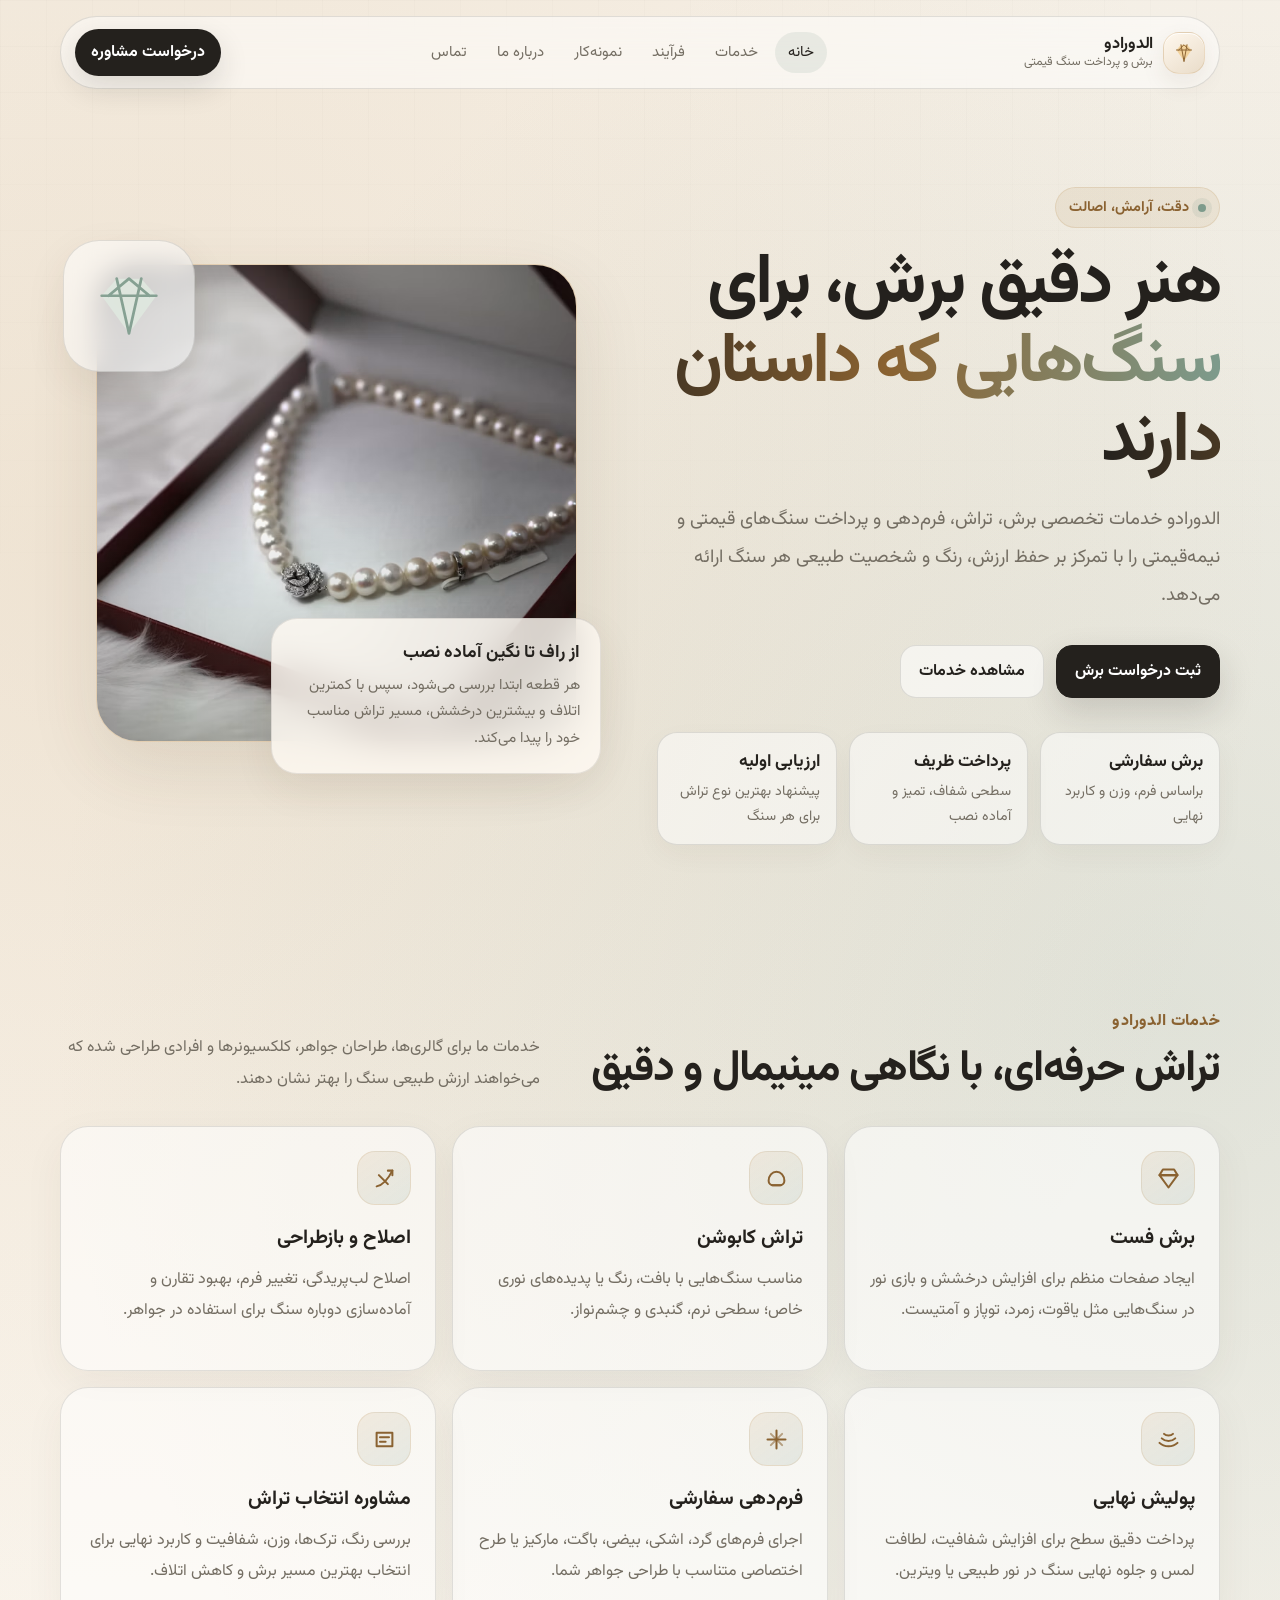
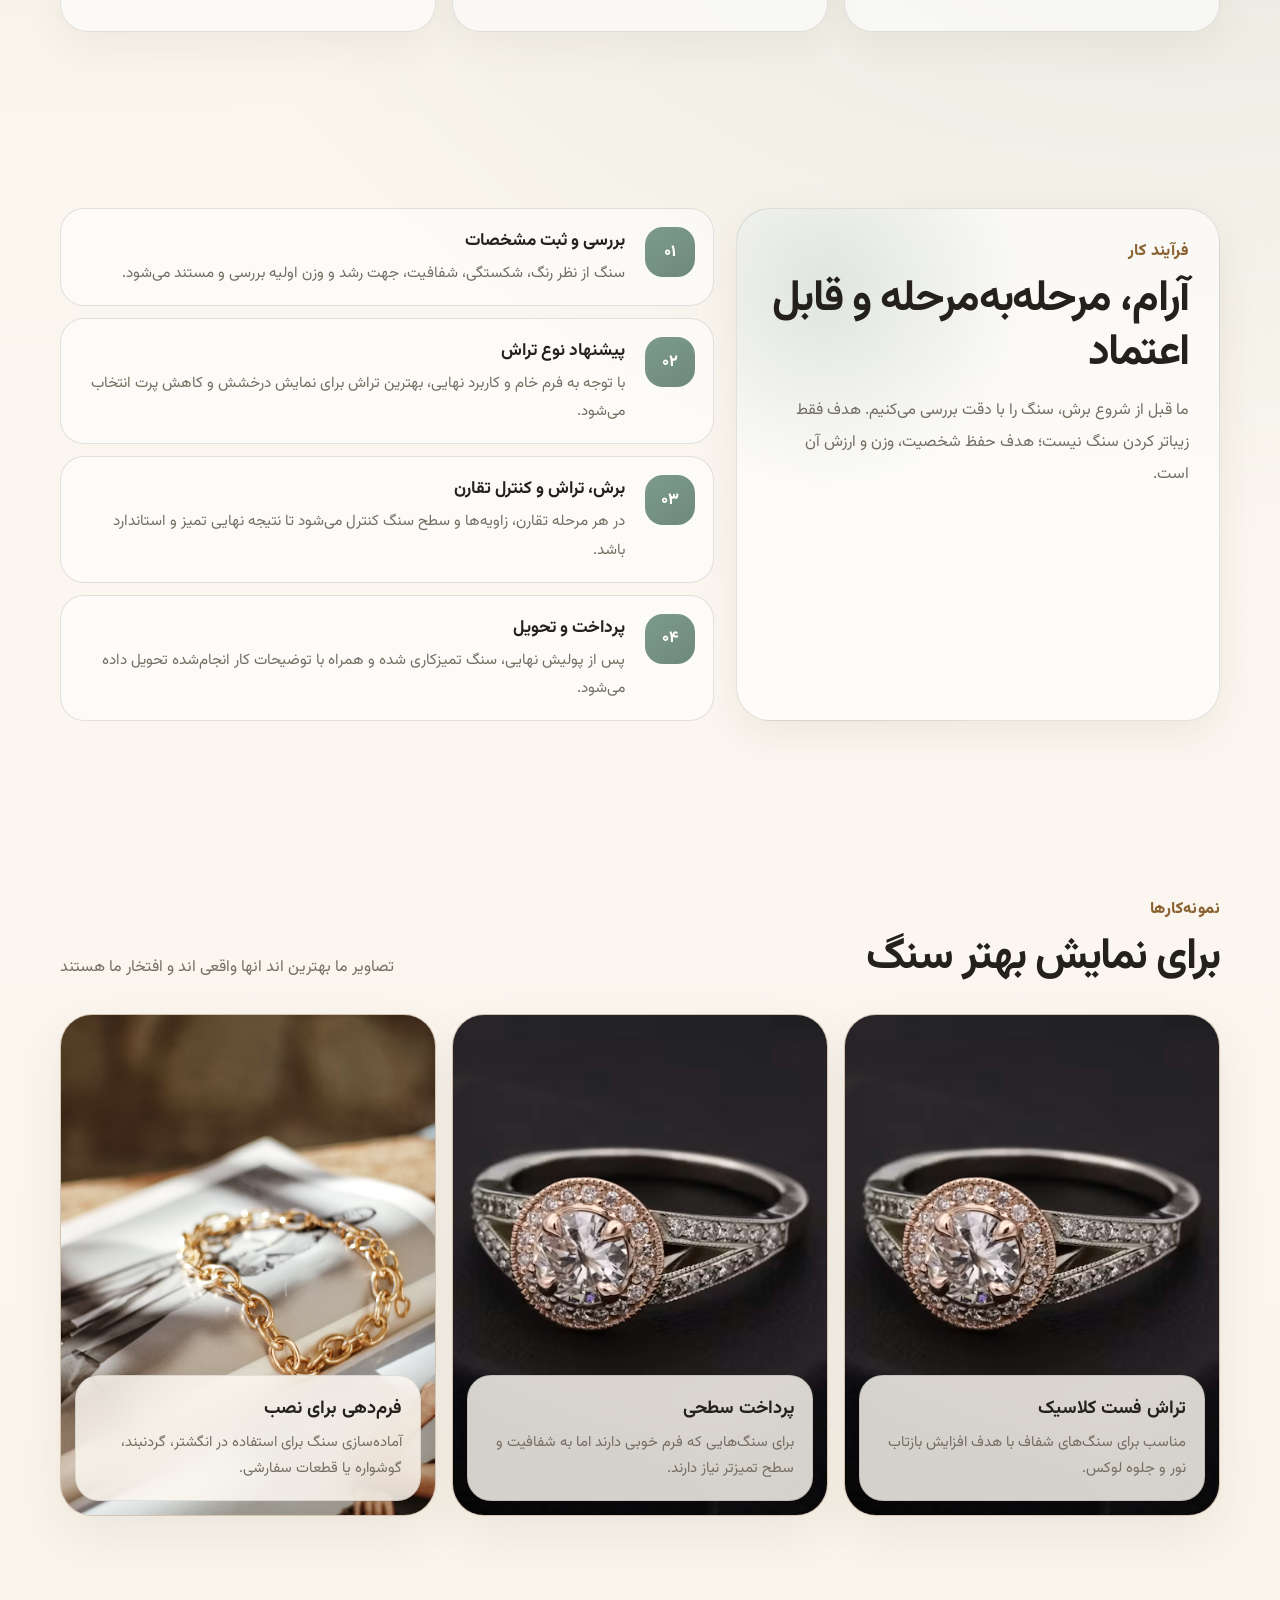
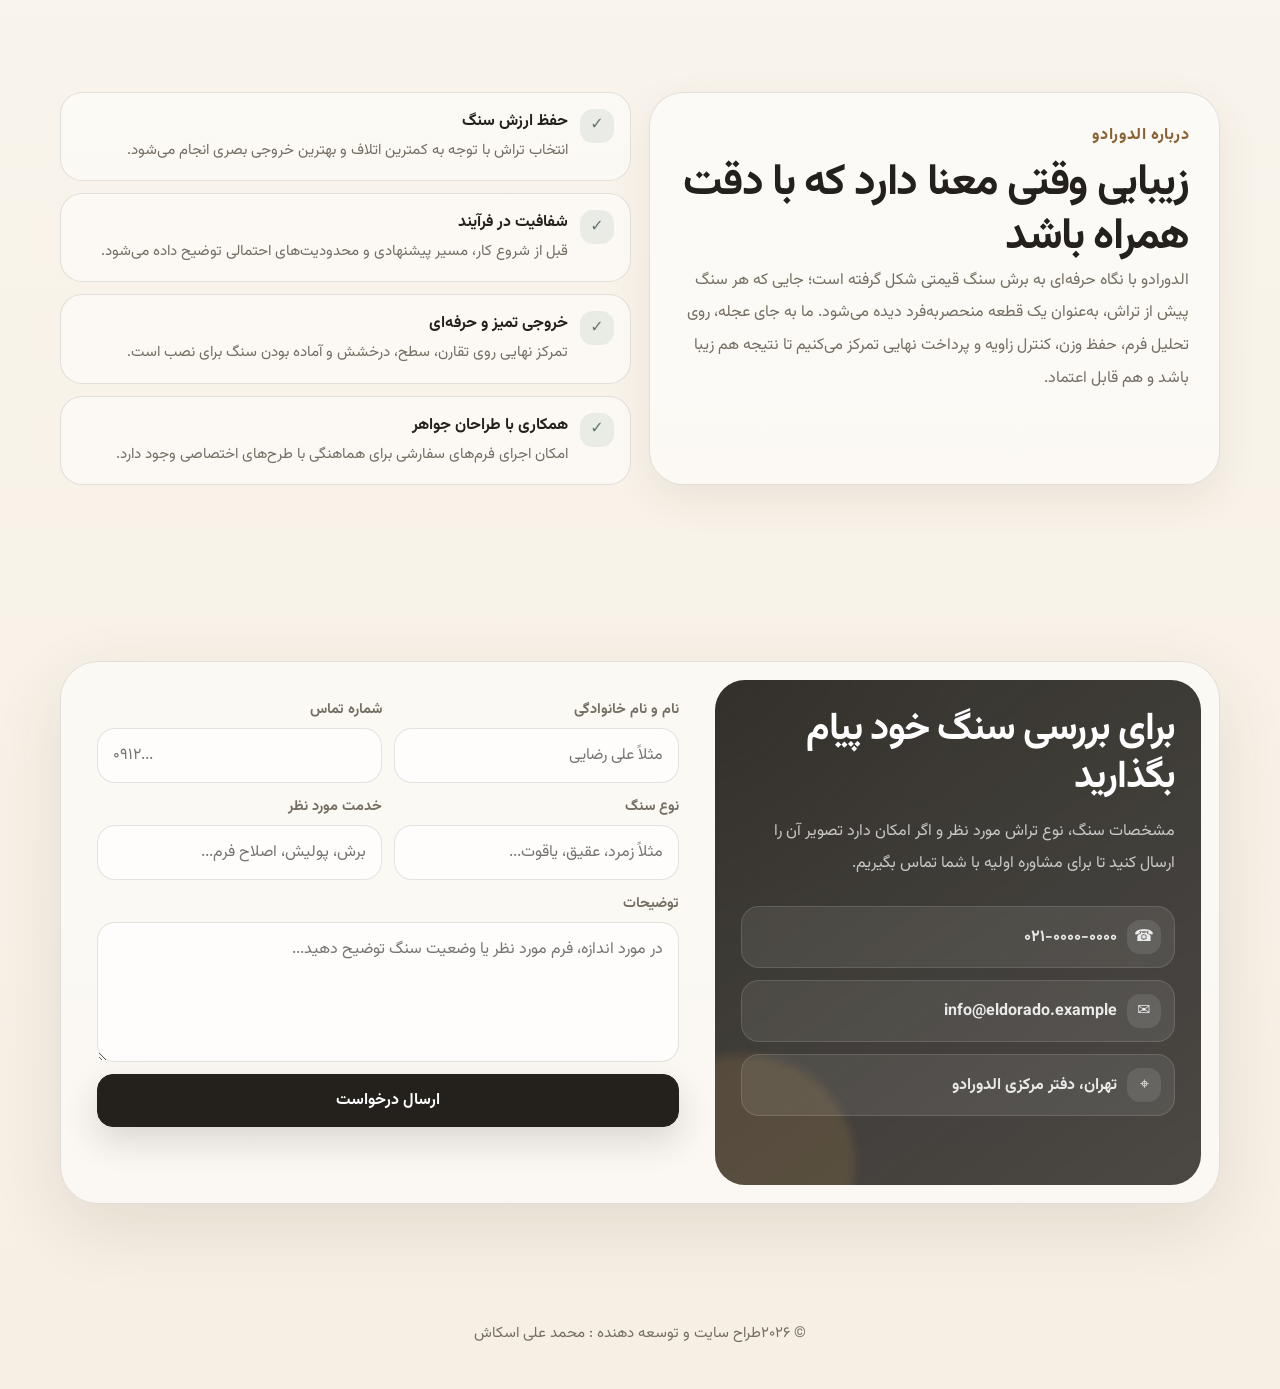
<file: eldorado.html>
<!doctype html>
<html lang="fa" dir="rtl">
<head>
  <meta charset="utf-8" />
  <meta name="viewport" content="width=device-width, initial-scale=1" />
  <meta name="theme-color" content="#f6f0e7" />
  <meta name="description" content="وبسایت تک‌صفحه‌ای شرکت الدورادو؛ خدمات تخصصی برش، تراش و پرداخت سنگ‌های قیمتی." />
  <title>الدورادو | برش سنگ قیمتی</title>

  <script>document.documentElement.classList.add("js");</script>

  <style>
    @import url("https://fonts.googleapis.com/css2?family=Vazirmatn:wght@300;400;500;600;700;800&display=swap");

    :root{
      --bg:#f7f1e8;
      --bg-soft:#fbf7f0;
      --paper:rgba(255,255,255,.68);
      --paper-solid:#fffaf3;
      --ink:#24211d;
      --muted:#746e63;
      --line:rgba(36,33,29,.12);
      --gold:#b88a4a;
      --gold-dark:#8a6231;
      --sage:#7d9b8c;
      --sage-soft:#dfe8df;
      --sand:#eadbc5;
      --shadow:0 24px 70px rgba(75,55,30,.11);
      --shadow-soft:0 14px 40px rgba(75,55,30,.08);
      --radius:28px;
      --container:1160px;
    }

    *{box-sizing:border-box}

    html{scroll-behavior:smooth}

    body{
      margin:0;
      font-family:"Vazirmatn", system-ui, -apple-system, BlinkMacSystemFont, "Segoe UI", sans-serif;
      color:var(--ink);
      background:
        radial-gradient(circle at 8% 12%, rgba(184,138,74,.15), transparent 28%),
        radial-gradient(circle at 92% 22%, rgba(125,155,140,.20), transparent 30%),
        linear-gradient(180deg, var(--bg), var(--bg-soft) 52%, #f6efe4);
      min-height:100vh;
      overflow-x:hidden;
    }

    body::before{
      content:"";
      position:fixed;
      inset:0;
      pointer-events:none;
      z-index:-2;
      opacity:.42;
      background-image:
        linear-gradient(rgba(36,33,29,.035) 1px, transparent 1px),
        linear-gradient(90deg, rgba(36,33,29,.035) 1px, transparent 1px);
      background-size:46px 46px;
      mask-image:linear-gradient(to bottom, black, transparent 85%);
    }

    ::selection{
      background:var(--sage);
      color:white;
    }

    a{
      color:inherit;
      text-decoration:none;
    }

    img{
      max-width:100%;
      display:block;
    }

    button,
    input,
    textarea{
      font:inherit;
    }

    .container{
      width:min(var(--container), calc(100% - 36px));
      margin-inline:auto;
    }

    .skip-link{
      position:absolute;
      top:10px;
      right:10px;
      transform:translateY(-150%);
      background:var(--ink);
      color:white;
      padding:10px 14px;
      border-radius:14px;
      z-index:999;
      transition:.2s ease;
    }

    .skip-link:focus{
      transform:translateY(0);
    }

    .site-header{
      position:sticky;
      top:0;
      z-index:100;
      padding:16px 0;
      transition:padding .25s ease, background .25s ease, box-shadow .25s ease;
    }

    .site-header.is-scrolled{
      padding:10px 0;
      background:rgba(247,241,232,.75);
      backdrop-filter:blur(18px);
      box-shadow:0 10px 32px rgba(75,55,30,.08);
    }

    .site-nav{
      position:relative;
      display:flex;
      align-items:center;
      justify-content:space-between;
      gap:18px;
      padding:12px 14px;
      border:1px solid var(--line);
      border-radius:999px;
      background:rgba(255,255,255,.50);
      backdrop-filter:blur(18px);
    }

    .brand{
      display:flex;
      align-items:center;
      gap:10px;
      min-width:max-content;
    }

    .brand-mark{
      width:42px;
      height:42px;
      display:grid;
      place-items:center;
      border-radius:16px;
      background:linear-gradient(145deg, #fff8ee, #e9dcc9);
      border:1px solid rgba(184,138,74,.22);
      box-shadow:inset 0 1px 0 rgba(255,255,255,.9), 0 10px 24px rgba(75,55,30,.08);
    }

    .brand-mark svg{
      width:24px;
      height:24px;
    }

    .brand-title{
      display:flex;
      flex-direction:column;
      line-height:1.35;
    }

    .brand-title strong{
      font-size:1.02rem;
      letter-spacing:-.3px;
    }

    .brand-title span{
      font-size:.76rem;
      color:var(--muted);
    }

    .nav-links{
      display:flex;
      align-items:center;
      gap:4px;
    }

    .nav-links a{
      color:var(--muted);
      padding:9px 13px;
      border-radius:999px;
      font-size:.93rem;
      transition:background .2s ease, color .2s ease;
    }

    .nav-links a:hover,
    .nav-links a.active{
      color:var(--ink);
      background:rgba(125,155,140,.14);
    }

    .nav-action{
      display:inline-flex;
      align-items:center;
      justify-content:center;
      gap:8px;
      min-width:max-content;
      padding:11px 16px;
      border-radius:999px;
      background:var(--ink);
      color:white;
      font-weight:700;
      box-shadow:0 12px 30px rgba(36,33,29,.14);
      transition:transform .2s ease, box-shadow .2s ease, background .2s ease;
    }

    .nav-action:hover{
      transform:translateY(-2px);
      background:#14120f;
      box-shadow:0 16px 38px rgba(36,33,29,.18);
    }

    .menu-toggle{
      display:none;
      width:44px;
      height:44px;
      border:1px solid var(--line);
      border-radius:16px;
      background:rgba(255,255,255,.58);
      color:var(--ink);
      cursor:pointer;
    }

    .hero{
      position:relative;
      padding:82px 0 76px;
    }

    .hero-grid{
      display:grid;
      grid-template-columns:1.02fr .98fr;
      align-items:center;
      gap:56px;
    }

    .eyebrow{
      display:inline-flex;
      align-items:center;
      gap:9px;
      color:var(--gold-dark);
      background:rgba(184,138,74,.11);
      border:1px solid rgba(184,138,74,.18);
      border-radius:999px;
      padding:8px 13px;
      font-weight:700;
      font-size:.9rem;
    }

    .eyebrow::before{
      content:"";
      width:8px;
      height:8px;
      border-radius:50%;
      background:var(--sage);
      box-shadow:0 0 0 6px rgba(125,155,140,.14);
    }

    h1,
    h2,
    h3,
    p{
      margin-top:0;
    }

    h1{
      margin:18px 0 18px;
      font-size:clamp(2.35rem, 5.5vw, 5.4rem);
      line-height:1.12;
      letter-spacing:-2.7px;
      max-width:790px;
    }

    .soft-gradient{
      color:transparent;
      background:linear-gradient(90deg, var(--ink), var(--gold-dark), var(--sage));
      -webkit-background-clip:text;
      background-clip:text;
    }

    .hero-lead{
      color:var(--muted);
      font-size:clamp(1rem, 1.45vw, 1.17rem);
      line-height:2.05;
      max-width:670px;
      margin-bottom:30px;
    }

    .hero-actions{
      display:flex;
      flex-wrap:wrap;
      gap:12px;
      margin-bottom:34px;
    }

    .btn{
      display:inline-flex;
      align-items:center;
      justify-content:center;
      gap:9px;
      min-height:50px;
      padding:13px 18px;
      border-radius:16px;
      border:1px solid var(--line);
      background:rgba(255,255,255,.58);
      color:var(--ink);
      cursor:pointer;
      font-weight:700;
      transition:transform .2s ease, box-shadow .2s ease, background .2s ease, border-color .2s ease;
    }

    .btn:hover{
      transform:translateY(-2px);
      box-shadow:var(--shadow-soft);
      border-color:rgba(184,138,74,.26);
      background:rgba(255,255,255,.82);
    }

    .btn-primary{
      background:var(--ink);
      color:white;
      border-color:var(--ink);
      box-shadow:0 14px 34px rgba(36,33,29,.16);
    }

    .btn-primary:hover{
      background:#14120f;
      border-color:#14120f;
    }

    .hero-notes{
      display:grid;
      grid-template-columns:repeat(3, minmax(0,1fr));
      gap:12px;
      max-width:690px;
    }

    .note{
      padding:15px 16px;
      border-radius:20px;
      background:rgba(255,255,255,.50);
      border:1px solid var(--line);
      box-shadow:0 10px 28px rgba(75,55,30,.045);
    }

    .note strong{
      display:block;
      margin-bottom:4px;
      font-size:1.08rem;
    }

    .note span{
      color:var(--muted);
      font-size:.88rem;
    }

    .hero-media{
      position:relative;
      min-height:560px;
    }

    .image-card{
      position:absolute;
      inset:28px 24px 54px 36px;
      border-radius:42px;
      overflow:hidden;
      background:var(--sand);
      border:1px solid rgba(184,138,74,.16);
      box-shadow:var(--shadow);
      isolation:isolate;
      animation:softFloat 8s ease-in-out infinite;
    }

    .image-card img{
      width:100%;
      height:100%;
      object-fit:cover;
      filter:saturate(.92) contrast(.98) brightness(1.03);
    }

    .image-card::after{
      content:"";
      position:absolute;
      inset:0;
      background:
        linear-gradient(180deg, transparent 48%, rgba(36,33,29,.34)),
        radial-gradient(circle at 25% 18%, rgba(255,255,255,.38), transparent 28%);
      pointer-events:none;
    }

    .quiet-badge{
      position:absolute;
      z-index:2;
      right:0;
      bottom:22px;
      width:min(330px, 72%);
      padding:20px;
      border-radius:26px;
      background:rgba(255,250,243,.82);
      backdrop-filter:blur(18px);
      border:1px solid rgba(36,33,29,.10);
      box-shadow:var(--shadow-soft);
    }

    .quiet-badge strong{
      display:block;
      margin-bottom:7px;
      font-size:1.1rem;
    }

    .quiet-badge p{
      margin:0;
      color:var(--muted);
      line-height:1.8;
      font-size:.93rem;
    }

    .gem-outline{
      position:absolute;
      left:3px;
      top:4px;
      width:132px;
      height:132px;
      border-radius:36px;
      display:grid;
      place-items:center;
      background:rgba(255,255,255,.54);
      border:1px solid var(--line);
      backdrop-filter:blur(14px);
      box-shadow:var(--shadow-soft);
    }

    .gem-outline svg{
      width:82px;
      height:82px;
      opacity:.9;
    }

    @keyframes softFloat{
      50%{transform:translateY(-8px)}
    }

    .section{
      padding:88px 0;
    }

    .section-head{
      display:flex;
      align-items:end;
      justify-content:space-between;
      gap:28px;
      margin-bottom:30px;
    }

    .section-kicker{
      display:block;
      color:var(--gold-dark);
      font-weight:800;
      letter-spacing:.4px;
      margin-bottom:8px;
    }

    h2{
      font-size:clamp(1.9rem, 3.4vw, 3.35rem);
      line-height:1.25;
      letter-spacing:-1.3px;
      margin-bottom:0;
    }

    .section-head p{
      color:var(--muted);
      line-height:2;
      max-width:480px;
      margin-bottom:0;
    }

    .services-grid{
      display:grid;
      grid-template-columns:repeat(3, minmax(0,1fr));
      gap:16px;
    }

    .service-card{
      min-height:245px;
      padding:24px;
      border-radius:var(--radius);
      border:1px solid var(--line);
      background:rgba(255,255,255,.56);
      box-shadow:0 14px 42px rgba(75,55,30,.055);
      transition:transform .2s ease, box-shadow .2s ease, background .2s ease;
    }

    .service-card:hover{
      transform:translateY(-4px);
      background:rgba(255,255,255,.78);
      box-shadow:var(--shadow-soft);
    }

    .service-icon{
      width:54px;
      height:54px;
      display:grid;
      place-items:center;
      border-radius:18px;
      margin-bottom:18px;
      color:var(--gold-dark);
      background:linear-gradient(145deg, rgba(184,138,74,.12), rgba(125,155,140,.16));
      border:1px solid rgba(184,138,74,.16);
    }

    .service-icon svg{
      width:27px;
      height:27px;
    }

    .service-card h3{
      font-size:1.23rem;
      margin-bottom:10px;
    }

    .service-card p{
      color:var(--muted);
      line-height:1.95;
      margin-bottom:0;
    }

    .process-wrap{
      display:grid;
      grid-template-columns:.85fr 1.15fr;
      gap:22px;
      align-items:stretch;
    }

    .process-panel{
      padding:30px;
      border-radius:34px;
      background:
        radial-gradient(circle at 18% 16%, rgba(125,155,140,.22), transparent 34%),
        rgba(255,255,255,.56);
      border:1px solid var(--line);
      box-shadow:var(--shadow-soft);
    }

    .process-panel p{
      color:var(--muted);
      line-height:2;
      margin:14px 0 0;
    }

    .steps{
      display:grid;
      gap:12px;
    }

    .step{
      display:grid;
      grid-template-columns:56px 1fr;
      gap:14px;
      align-items:start;
      padding:18px;
      border-radius:24px;
      border:1px solid var(--line);
      background:rgba(255,255,255,.52);
      transition:background .2s ease, transform .2s ease;
    }

    .step:hover{
      transform:translateX(-3px);
      background:rgba(255,255,255,.76);
    }

    .step-num{
      width:50px;
      height:50px;
      display:grid;
      place-items:center;
      border-radius:18px;
      color:white;
      background:linear-gradient(145deg, var(--sage), #6d897c);
      font-weight:800;
    }

    .step h3{
      margin-bottom:5px;
      font-size:1.08rem;
    }

    .step p{
      color:var(--muted);
      line-height:1.85;
      margin-bottom:0;
      font-size:.95rem;
    }

    .portfolio-grid{
      display:grid;
      grid-template-columns:repeat(3, minmax(0,1fr));
      gap:16px;
    }

    .work-card{
      position:relative;
      overflow:hidden;
      min-height:390px;
      border-radius:32px;
      border:1px solid var(--line);
      background:var(--sand);
      box-shadow:0 18px 48px rgba(75,55,30,.08);
    }

    .work-card img{
      width:100%;
      height:100%;
      min-height:390px;
      object-fit:cover;
      filter:saturate(.88) contrast(.98) brightness(1.04);
      transition:transform .45s ease, filter .45s ease;
    }

    .work-card:hover img{
      transform:scale(1.045);
      filter:saturate(.98) contrast(1.02) brightness(1.04);
    }

    .work-info{
      position:absolute;
      right:14px;
      left:14px;
      bottom:14px;
      padding:18px;
      border-radius:24px;
      background:rgba(255,250,243,.83);
      backdrop-filter:blur(18px);
      border:1px solid rgba(36,33,29,.10);
    }

    .work-info h3{
      margin-bottom:7px;
      font-size:1.14rem;
    }

    .work-info p{
      color:var(--muted);
      line-height:1.75;
      margin-bottom:0;
      font-size:.92rem;
    }

    .about-grid{
      display:grid;
      grid-template-columns:1fr 1fr;
      gap:18px;
      align-items:stretch;
    }

    .about-card{
      padding:30px;
      border-radius:34px;
      border:1px solid var(--line);
      background:rgba(255,255,255,.56);
      box-shadow:var(--shadow-soft);
    }

    .about-card p{
      color:var(--muted);
      line-height:2.05;
      margin-bottom:0;
    }

    .values{
      display:grid;
      gap:12px;
    }

    .value{
      display:flex;
      gap:12px;
      align-items:flex-start;
      padding:16px;
      border-radius:22px;
      background:rgba(255,255,255,.50);
      border:1px solid var(--line);
    }

    .value span{
      width:34px;
      height:34px;
      min-width:34px;
      display:grid;
      place-items:center;
      border-radius:13px;
      background:rgba(125,155,140,.15);
      color:#60786b;
      font-weight:800;
    }

    .value strong{
      display:block;
      margin-bottom:4px;
    }

    .value p{
      color:var(--muted);
      margin-bottom:0;
      line-height:1.75;
      font-size:.94rem;
    }

    .contact-box{
      display:grid;
      grid-template-columns:.88fr 1.12fr;
      gap:18px;
      padding:18px;
      border-radius:38px;
      background:rgba(255,255,255,.54);
      border:1px solid var(--line);
      box-shadow:var(--shadow);
    }

    .contact-info{
      padding:26px;
      border-radius:30px;
      background:
        linear-gradient(145deg, rgba(36,33,29,.92), rgba(36,33,29,.82)),
        radial-gradient(circle at top left, rgba(184,138,74,.35), transparent 35%);
      color:white;
      overflow:hidden;
      position:relative;
    }

    .contact-info::after{
      content:"";
      position:absolute;
      width:220px;
      height:220px;
      border-radius:50%;
      left:-80px;
      bottom:-90px;
      background:rgba(184,138,74,.18);
      filter:blur(4px);
    }

    .contact-info h2{
      color:white;
      font-size:clamp(1.75rem, 3vw, 2.7rem);
      margin-bottom:14px;
    }

    .contact-info p{
      color:rgba(255,255,255,.72);
      line-height:2;
      margin-bottom:26px;
      position:relative;
      z-index:1;
    }

    .contact-list{
      display:grid;
      gap:12px;
      position:relative;
      z-index:1;
    }

    .contact-item{
      display:flex;
      align-items:center;
      gap:10px;
      padding:13px;
      border-radius:18px;
      background:rgba(255,255,255,.08);
      border:1px solid rgba(255,255,255,.12);
      color:rgba(255,255,255,.88);
    }

    .contact-item span{
      width:34px;
      height:34px;
      min-width:34px;
      display:grid;
      place-items:center;
      border-radius:13px;
      background:rgba(255,255,255,.10);
    }

    .contact-form{
      padding:18px;
      display:grid;
      gap:12px;
    }

    .form-row{
      display:grid;
      grid-template-columns:1fr 1fr;
      gap:12px;
    }

    .field{
      display:grid;
      gap:7px;
    }

    label{
      color:var(--muted);
      font-weight:700;
      font-size:.9rem;
    }

    input,
    textarea{
      width:100%;
      border:1px solid var(--line);
      outline:0;
      border-radius:18px;
      padding:14px 15px;
      background:rgba(255,255,255,.64);
      color:var(--ink);
      transition:border-color .2s ease, background .2s ease, box-shadow .2s ease;
    }

    textarea{
      min-height:140px;
      resize:vertical;
    }

    input:focus,
    textarea:focus{
      border-color:rgba(125,155,140,.55);
      background:white;
      box-shadow:0 0 0 4px rgba(125,155,140,.12);
    }

    .form-message{
      min-height:26px;
      color:#60786b;
      font-weight:700;
      margin:2px 0 0;
    }

    .footer{
      padding:30px 0 44px;
      color:var(--muted);
      text-align:center;
      font-size:.94rem;
    }

    .back-top{
      position:fixed;
      left:18px;
      bottom:18px;
      z-index:90;
      width:46px;
      height:46px;
      border:1px solid var(--line);
      border-radius:16px;
      background:rgba(255,255,255,.75);
      backdrop-filter:blur(16px);
      color:var(--ink);
      cursor:pointer;
      box-shadow:var(--shadow-soft);
      opacity:0;
      transform:translateY(12px);
      pointer-events:none;
      transition:opacity .2s ease, transform .2s ease;
    }

    .back-top.show{
      opacity:1;
      transform:translateY(0);
      pointer-events:auto;
    }

    .js [data-reveal]{
      opacity:0;
      transform:translateY(18px);
      transition:
        opacity .65s ease var(--delay, 0s),
        transform .65s ease var(--delay, 0s);
    }

    .js [data-reveal].is-visible{
      opacity:1;
      transform:translateY(0);
    }

    @media (max-width: 980px){
      .hero-grid,
      .process-wrap,
      .about-grid,
      .contact-box{
        grid-template-columns:1fr;
      }

      .hero-media{
        min-height:520px;
      }

      .services-grid,
      .portfolio-grid{
        grid-template-columns:repeat(2, minmax(0,1fr));
      }

      .section-head{
        display:block;
      }

      .section-head p{
        margin-top:14px;
      }
    }

    @media (max-width: 780px){
      .site-header{
        padding:10px 0;
      }

      .site-nav{
        border-radius:24px;
      }

      .menu-toggle{
        display:grid;
        place-items:center;
      }

      .nav-action{
        display:none;
      }

      .nav-links{
        position:absolute;
        top:calc(100% + 10px);
        right:0;
        left:0;
        display:grid;
        gap:6px;
        padding:12px;
        border-radius:22px;
        border:1px solid var(--line);
        background:rgba(255,250,243,.92);
        backdrop-filter:blur(18px);
        box-shadow:var(--shadow-soft);
        opacity:0;
        transform:translateY(-8px);
        pointer-events:none;
        transition:.2s ease;
      }

      .site-nav.open .nav-links{
        opacity:1;
        transform:translateY(0);
        pointer-events:auto;
      }

      .nav-links a{
        padding:12px 14px;
      }

      .hero{
        padding-top:48px;
      }

      h1{
        letter-spacing:-1.6px;
      }

      .hero-notes{
        grid-template-columns:1fr;
      }

      .hero-media{
        min-height:430px;
      }

      .image-card{
        inset:20px 0 56px 16px;
        border-radius:32px;
      }

      .gem-outline{
        width:104px;
        height:104px;
        border-radius:28px;
      }

      .gem-outline svg{
        width:64px;
        height:64px;
      }

      .quiet-badge{
        width:86%;
      }

      .section{
        padding:68px 0;
      }

      .services-grid,
      .portfolio-grid,
      .form-row{
        grid-template-columns:1fr;
      }

      .work-card,
      .work-card img{
        min-height:350px;
      }

      .contact-box{
        padding:12px;
        border-radius:30px;
      }

      .contact-info{
        padding:22px;
        border-radius:24px;
      }

      .contact-form{
        padding:8px;
      }
    }

    @media (prefers-reduced-motion: reduce){
      *,
      *::before,
      *::after{
        animation-duration:.001ms !important;
        animation-iteration-count:1 !important;
        scroll-behavior:auto !important;
        transition-duration:.001ms !important;
      }
    }
  </style>
</head>

<body>
  <a href="#main" class="skip-link">رفتن به محتوای اصلی</a>

  <header class="site-header" id="header">
    <div class="container">
      <nav class="site-nav" id="siteNav" aria-label="منوی اصلی">
        <a href="#home" class="brand" aria-label="الدورادو">
          <span class="brand-mark" aria-hidden="true">
            <svg viewBox="0 0 64 64" fill="none">
              <path d="M12 24 24 10h16l12 14-20 30L12 24Z" fill="#F2D29C"/>
              <path d="M12 24h40M24 10l8 44M40 10l-8 44M18 24l14-14 14 14" stroke="#8A6231" stroke-width="2.6" stroke-linecap="round" stroke-linejoin="round"/>
            </svg>
          </span>
          <span class="brand-title">
            <strong>الدورادو</strong>
            <span>برش و پرداخت سنگ قیمتی</span>
          </span>
        </a>

        <div class="nav-links" id="navLinks">
          <a href="#home" class="active">خانه</a>
          <a href="#services">خدمات</a>
          <a href="#process">فرآیند</a>
          <a href="#portfolio">نمونه‌کار</a>
          <a href="#about">درباره ما</a>
          <a href="#contact">تماس</a>
        </div>

        <a href="#contact" class="nav-action">درخواست مشاوره</a>

        <button class="menu-toggle" id="menuToggle" type="button" aria-label="باز کردن منو" aria-expanded="false">
          ☰
        </button>
      </nav>
    </div>
  </header>

  <main id="main">
    <section class="hero" id="home">
      <div class="container hero-grid">
        <div class="hero-content">
          <span class="eyebrow" data-reveal>دقت، آرامش، اصالت</span>

          <h1 data-reveal style="--delay:.08s">
            هنر دقیق برش، برای
            <span class="soft-gradient">سنگ‌هایی که داستان دارند</span>
          </h1>

          <p class="hero-lead" data-reveal style="--delay:.16s">
            الدورادو خدمات تخصصی برش، تراش، فرم‌دهی و پرداخت سنگ‌های قیمتی و نیمه‌قیمتی را با تمرکز بر حفظ ارزش، رنگ و شخصیت طبیعی هر سنگ ارائه می‌دهد.
          </p>

          <div class="hero-actions" data-reveal style="--delay:.22s">
            <a class="btn btn-primary" href="#contact">ثبت درخواست برش</a>
            <a class="btn" href="#services">مشاهده خدمات</a>
          </div>

          <div class="hero-notes" data-reveal style="--delay:.28s">
            <div class="note">
              <strong>برش سفارشی</strong>
              <span>براساس فرم، وزن و کاربرد نهایی</span>
            </div>
            <div class="note">
              <strong>پرداخت ظریف</strong>
              <span>سطحی شفاف، تمیز و آماده نصب</span>
            </div>
            <div class="note">
              <strong>ارزیابی اولیه</strong>
              <span>پیشنهاد بهترین نوع تراش برای هر سنگ</span>
            </div>
          </div>
        </div>

        <div class="hero-media" data-reveal style="--delay:.18s">
          <div class="image-card">
            <img
              src="assets\images\eldo1.avif"
              alt="سنگ‌های قیمتی و جواهرات با نور طبیعی"
              fetchpriority="high"
            />
          </div>

          <div class="gem-outline" aria-hidden="true">
            <svg viewBox="0 0 120 120" fill="none">
              <path d="M20 45 42 20h36l22 25-40 55L20 45Z" fill="#DFE8DF"/>
              <path d="M20 45h80M42 20l18 80M78 20l-18 80M30 45l30-25 30 25" stroke="#7D9B8C" stroke-width="4" stroke-linecap="round" stroke-linejoin="round"/>
            </svg>
          </div>

          <div class="quiet-badge">
            <strong>از راف تا نگین آماده نصب</strong>
            <p>
              هر قطعه ابتدا بررسی می‌شود، سپس با کمترین اتلاف و بیشترین درخشش، مسیر تراش مناسب خود را پیدا می‌کند.
            </p>
          </div>
        </div>
      </div>
    </section>

    <section class="section" id="services">
      <div class="container">
        <div class="section-head" data-reveal>
          <div>
            <span class="section-kicker">خدمات الدورادو</span>
            <h2>تراش حرفه‌ای، با نگاهی مینیمال و دقیق</h2>
          </div>
          <p>
            خدمات ما برای گالری‌ها، طراحان جواهر، کلکسیونرها و افرادی طراحی شده که می‌خواهند ارزش طبیعی سنگ را بهتر نشان دهند.
          </p>
        </div>

        <div class="services-grid">
          <article class="service-card" data-reveal>
            <div class="service-icon" aria-hidden="true">
              <svg viewBox="0 0 24 24" fill="none">
                <path d="M4 9h16l-8 11L4 9Z" stroke="currentColor" stroke-width="1.8" stroke-linejoin="round"/>
                <path d="M7 4h10l3 5H4l3-5Z" stroke="currentColor" stroke-width="1.8" stroke-linejoin="round"/>
              </svg>
            </div>
            <h3>برش فست</h3>
            <p>
              ایجاد صفحات منظم برای افزایش درخشش و بازی نور در سنگ‌هایی مثل یاقوت، زمرد، توپاز و آمتیست.
            </p>
          </article>

          <article class="service-card" data-reveal style="--delay:.08s">
            <div class="service-icon" aria-hidden="true">
              <svg viewBox="0 0 24 24" fill="none">
                <path d="M5 14c0-4.4 3.1-8 7-8s7 3.6 7 8c0 2.2-1.6 4-3.8 4H8.8C6.6 18 5 16.2 5 14Z" stroke="currentColor" stroke-width="1.8"/>
                <path d="M8 18h8" stroke="currentColor" stroke-width="1.8" stroke-linecap="round"/>
              </svg>
            </div>
            <h3>تراش کابوشن</h3>
            <p>
              مناسب سنگ‌هایی با بافت، رنگ یا پدیده‌های نوری خاص؛ سطحی نرم، گنبدی و چشم‌نواز.
            </p>
          </article>

          <article class="service-card" data-reveal style="--delay:.16s">
            <div class="service-icon" aria-hidden="true">
              <svg viewBox="0 0 24 24" fill="none">
                <path d="M5 19c5-1 10-6 14-14" stroke="currentColor" stroke-width="1.8" stroke-linecap="round"/>
                <path d="M7 9l8 8" stroke="currentColor" stroke-width="1.8" stroke-linecap="round"/>
                <path d="M15 5h4v4" stroke="currentColor" stroke-width="1.8" stroke-linecap="round" stroke-linejoin="round"/>
              </svg>
            </div>
            <h3>اصلاح و بازطراحی</h3>
            <p>
              اصلاح لب‌پریدگی، تغییر فرم، بهبود تقارن و آماده‌سازی دوباره سنگ برای استفاده در جواهر.
            </p>
          </article>

          <article class="service-card" data-reveal>
            <div class="service-icon" aria-hidden="true">
              <svg viewBox="0 0 24 24" fill="none">
                <path d="M4 15c4 4 12 4 16 0" stroke="currentColor" stroke-width="1.8" stroke-linecap="round"/>
                <path d="M6 11c3 3 9 3 12 0" stroke="currentColor" stroke-width="1.8" stroke-linecap="round"/>
                <path d="M8 7c2 2 6 2 8 0" stroke="currentColor" stroke-width="1.8" stroke-linecap="round"/>
              </svg>
            </div>
            <h3>پولیش نهایی</h3>
            <p>
              پرداخت دقیق سطح برای افزایش شفافیت، لطافت لمس و جلوه نهایی سنگ در نور طبیعی یا ویترین.
            </p>
          </article>

          <article class="service-card" data-reveal style="--delay:.08s">
            <div class="service-icon" aria-hidden="true">
              <svg viewBox="0 0 24 24" fill="none">
                <path d="M12 4v16M4 12h16" stroke="currentColor" stroke-width="1.8" stroke-linecap="round"/>
                <path d="M7 7l10 10M17 7 7 17" stroke="currentColor" stroke-width="1.8" stroke-linecap="round" opacity=".55"/>
              </svg>
            </div>
            <h3>فرم‌دهی سفارشی</h3>
            <p>
              اجرای فرم‌های گرد، اشکی، بیضی، باگت، مارکیز یا طرح اختصاصی متناسب با طراحی جواهر شما.
            </p>
          </article>

          <article class="service-card" data-reveal style="--delay:.16s">
            <div class="service-icon" aria-hidden="true">
              <svg viewBox="0 0 24 24" fill="none">
                <path d="M5 6h14v12H5V6Z" stroke="currentColor" stroke-width="1.8" stroke-linejoin="round"/>
                <path d="M8 10h8M8 14h5" stroke="currentColor" stroke-width="1.8" stroke-linecap="round"/>
              </svg>
            </div>
            <h3>مشاوره انتخاب تراش</h3>
            <p>
              بررسی رنگ، ترک‌ها، وزن، شفافیت و کاربرد نهایی برای انتخاب بهترین مسیر برش و کاهش اتلاف.
            </p>
          </article>
        </div>
      </div>
    </section>

    <section class="section" id="process">
      <div class="container">
        <div class="process-wrap">
          <div class="process-panel" data-reveal>
            <span class="section-kicker">فرآیند کار</span>
            <h2>آرام، مرحله‌به‌مرحله و قابل اعتماد</h2>
            <p>
              ما قبل از شروع برش، سنگ را با دقت بررسی می‌کنیم. هدف فقط زیباتر کردن سنگ نیست؛ هدف حفظ شخصیت، وزن و ارزش آن است.
            </p>
          </div>

          <div class="steps">
            <article class="step" data-reveal style="--delay:.04s">
              <div class="step-num">۰۱</div>
              <div>
                <h3>بررسی و ثبت مشخصات</h3>
                <p>سنگ از نظر رنگ، شکستگی، شفافیت، جهت رشد و وزن اولیه بررسی و مستند می‌شود.</p>
              </div>
            </article>

            <article class="step" data-reveal style="--delay:.10s">
              <div class="step-num">۰۲</div>
              <div>
                <h3>پیشنهاد نوع تراش</h3>
                <p>با توجه به فرم خام و کاربرد نهایی، بهترین تراش برای نمایش درخشش و کاهش پرت انتخاب می‌شود.</p>
              </div>
            </article>

            <article class="step" data-reveal style="--delay:.16s">
              <div class="step-num">۰۳</div>
              <div>
                <h3>برش، تراش و کنترل تقارن</h3>
                <p>در هر مرحله تقارن، زاویه‌ها و سطح سنگ کنترل می‌شود تا نتیجه نهایی تمیز و استاندارد باشد.</p>
              </div>
            </article>

            <article class="step" data-reveal style="--delay:.22s">
              <div class="step-num">۰۴</div>
              <div>
                <h3>پرداخت و تحویل</h3>
                <p>پس از پولیش نهایی، سنگ تمیزکاری شده و همراه با توضیحات کار انجام‌شده تحویل داده می‌شود.</p>
              </div>
            </article>
          </div>
        </div>
      </div>
    </section>

    <section class="section" id="portfolio">
      <div class="container">
        <div class="section-head" data-reveal>
          <div>
            <span class="section-kicker">نمونه‌کارها</span>
            <h2> برای نمایش بهتر سنگ</h2>
          </div>
          <p>
           تصاویر ما بهترین اند انها واقعی اند و افتخار ما هستند
          </p>
        </div>

        <div class="portfolio-grid">
          <article class="work-card" data-reveal>
            <img
              src="assets\images\eldo2.avif"
              alt="نگین درخشان با تراش ظریف"
              loading="lazy"
              decoding="async"
            />
            <div class="work-info">
              <h3>تراش فست کلاسیک</h3>
              <p>مناسب برای سنگ‌های شفاف با هدف افزایش بازتاب نور و جلوه لوکس.</p>
            </div>
          </article>

          <article class="work-card" data-reveal style="--delay:.08s">
            <img
              src="assets\images\eldo2.avif"
              alt="سنگ و جواهر با پرداخت براق"
              loading="lazy"
              decoding="async"
            />
            <div class="work-info">
              <h3>پرداخت سطحی</h3>
              <p>برای سنگ‌هایی که فرم خوبی دارند اما به شفافیت و سطح تمیزتر نیاز دارند.</p>
            </div>
          </article>

          <article class="work-card" data-reveal style="--delay:.16s">
            <img
              src="assets\images\eldo4.avif"
              alt="جواهرات و سنگ‌های قیمتی"
              loading="lazy"
              decoding="async"
            />
            <div class="work-info">
              <h3>فرم‌دهی برای نصب</h3>
              <p>آماده‌سازی سنگ برای استفاده در انگشتر، گردنبند، گوشواره یا قطعات سفارشی.</p>
            </div>
          </article>
        </div>
      </div>
    </section>

    <section class="section" id="about">
      <div class="container">
        <div class="about-grid">
          <article class="about-card" data-reveal>
            <span class="section-kicker">درباره الدورادو</span>
            <h2>زیبایی وقتی معنا دارد که با دقت همراه باشد</h2>
            <p>
              الدورادو با نگاه حرفه‌ای به برش سنگ قیمتی شکل گرفته است؛ جایی که هر سنگ پیش از تراش، به‌عنوان یک قطعه منحصربه‌فرد دیده می‌شود. ما به جای عجله، روی تحلیل فرم، حفظ وزن، کنترل زاویه و پرداخت نهایی تمرکز می‌کنیم تا نتیجه هم زیبا باشد و هم قابل اعتماد.
            </p>
          </article>

          <div class="values">
            <div class="value" data-reveal style="--delay:.06s">
              <span>✓</span>
              <div>
                <strong>حفظ ارزش سنگ</strong>
                <p>انتخاب تراش با توجه به کمترین اتلاف و بهترین خروجی بصری انجام می‌شود.</p>
              </div>
            </div>

            <div class="value" data-reveal style="--delay:.12s">
              <span>✓</span>
              <div>
                <strong>شفافیت در فرآیند</strong>
                <p>قبل از شروع کار، مسیر پیشنهادی و محدودیت‌های احتمالی توضیح داده می‌شود.</p>
              </div>
            </div>

            <div class="value" data-reveal style="--delay:.18s">
              <span>✓</span>
              <div>
                <strong>خروجی تمیز و حرفه‌ای</strong>
                <p>تمرکز نهایی روی تقارن، سطح، درخشش و آماده بودن سنگ برای نصب است.</p>
              </div>
            </div>

            <div class="value" data-reveal style="--delay:.24s">
              <span>✓</span>
              <div>
                <strong>همکاری با طراحان جواهر</strong>
                <p>امکان اجرای فرم‌های سفارشی برای هماهنگی با طرح‌های اختصاصی وجود دارد.</p>
              </div>
            </div>
          </div>
        </div>
      </div>
    </section>

    <section class="section" id="contact">
      <div class="container">
        <div class="contact-box" data-reveal>
          <div class="contact-info">
            <h2>برای بررسی سنگ خود پیام بگذارید</h2>
            <p>
              مشخصات سنگ، نوع تراش مورد نظر و اگر امکان دارد تصویر آن را ارسال کنید تا برای مشاوره اولیه با شما تماس بگیریم.
            </p>

            <div class="contact-list">
              <a class="contact-item" href="tel:+989032059983">
                <span>☎</span>
                <b>۰۲۱-۰۰۰۰-۰۰۰۰</b>
              </a>

              <a class="contact-item" href="mailto:info@eldorado.example">
                <span>✉</span>
                <b>info@eldorado.example</b>
              </a>

              <div class="contact-item">
                <span>⌖</span>
                <b>تهران، دفتر مرکزی الدورادو</b>
              </div>
            </div>
          </div>

          <form class="contact-form" id="contactForm">
            <div class="form-row">
              <div class="field">
                <label for="name">نام و نام خانوادگی</label>
                <input id="name" name="name" type="text" placeholder="مثلاً علی رضایی" required />
              </div>

              <div class="field">
                <label for="phone">شماره تماس</label>
                <input id="phone" name="phone" type="tel" placeholder="۰۹۱۲..." required />
              </div>
            </div>

            <div class="form-row">
              <div class="field">
                <label for="stone">نوع سنگ</label>
                <input id="stone" name="stone" type="text" placeholder="مثلاً زمرد، عقیق، یاقوت..." />
              </div>

              <div class="field">
                <label for="service">خدمت مورد نظر</label>
                <input id="service" name="service" type="text" placeholder="برش، پولیش، اصلاح فرم..." />
              </div>
            </div>

            <div class="field">
              <label for="message">توضیحات</label>
              <textarea id="message" name="message" placeholder="در مورد اندازه، فرم مورد نظر یا وضعیت سنگ توضیح دهید..."></textarea>
            </div>

            <button class="btn btn-primary" type="submit">ارسال درخواست</button>
            <p class="form-message" id="formMessage" role="status" aria-live="polite"></p>
          </form>
        </div>
      </div>
    </section>
  </main>

  <footer class="footer">
    <div class="container">
      © <span id="year"></span>طراح سایت و توسعه دهنده : محمد علی اسکاش
    </div>
  </footer>

  <button class="back-top" id="backTop" type="button" aria-label="بازگشت به بالا">↑</button>

  <script>
    (() => {
      const prefersReduced = window.matchMedia("(prefers-reduced-motion: reduce)").matches;

      const header = document.getElementById("header");
      const siteNav = document.getElementById("siteNav");
      const menuToggle = document.getElementById("menuToggle");
      const navLinks = document.getElementById("navLinks");
      const backTop = document.getElementById("backTop");

      const updateHeader = () => {
        const scrolled = window.scrollY > 20;
        header.classList.toggle("is-scrolled", scrolled);
        backTop.classList.toggle("show", window.scrollY > 700);
      };

      updateHeader();
      window.addEventListener("scroll", updateHeader, { passive:true });

      menuToggle.addEventListener("click", () => {
        const isOpen = siteNav.classList.toggle("open");
        menuToggle.setAttribute("aria-expanded", String(isOpen));
        menuToggle.textContent = isOpen ? "×" : "☰";
      });

      navLinks.querySelectorAll("a").forEach(link => {
        link.addEventListener("click", () => {
          siteNav.classList.remove("open");
          menuToggle.setAttribute("aria-expanded", "false");
          menuToggle.textContent = "☰";
        });
      });

      backTop.addEventListener("click", () => {
        window.scrollTo({
          top:0,
          behavior: prefersReduced ? "auto" : "smooth"
        });
      });

      document.getElementById("year").textContent = new Intl.NumberFormat("fa-IR", { useGrouping:false }).format(new Date().getFullYear());

      const revealItems = document.querySelectorAll("[data-reveal]");

      if ("IntersectionObserver" in window && !prefersReduced) {
        const revealObserver = new IntersectionObserver((entries) => {
          entries.forEach(entry => {
            if (entry.isIntersecting) {
              entry.target.classList.add("is-visible");
              revealObserver.unobserve(entry.target);
            }
          });
        }, {
          threshold:.14,
          rootMargin:"0px 0px -40px 0px"
        });

        revealItems.forEach(item => revealObserver.observe(item));
      } else {
        revealItems.forEach(item => item.classList.add("is-visible"));
      }

      const sectionLinks = [...document.querySelectorAll(".nav-links a")];
      const sections = sectionLinks
        .map(link => document.querySelector(link.getAttribute("href")))
        .filter(Boolean);

      if ("IntersectionObserver" in window) {
        const activeObserver = new IntersectionObserver((entries) => {
          entries.forEach(entry => {
            if (!entry.isIntersecting) return;

            sectionLinks.forEach(link => {
              const id = link.getAttribute("href").slice(1);
              link.classList.toggle("active", id === entry.target.id);
            });
          });
        }, {
          threshold:.32,
          rootMargin:"-90px 0px -52% 0px"
        });

        sections.forEach(section => activeObserver.observe(section));
      }

      const form = document.getElementById("contactForm");
      const formMessage = document.getElementById("formMessage");

      form.addEventListener("submit", (event) => {
        event.preventDefault();

        formMessage.textContent = "درخواست شما ثبت شد. برای اتصال واقعی، این فرم را به بک‌اند یا سرویس ایمیل وصل کنید.";
        form.reset();

        setTimeout(() => {
          formMessage.textContent = "";
        }, 5200);
      });
    })();
  </script>
</body>
</html>
</file>
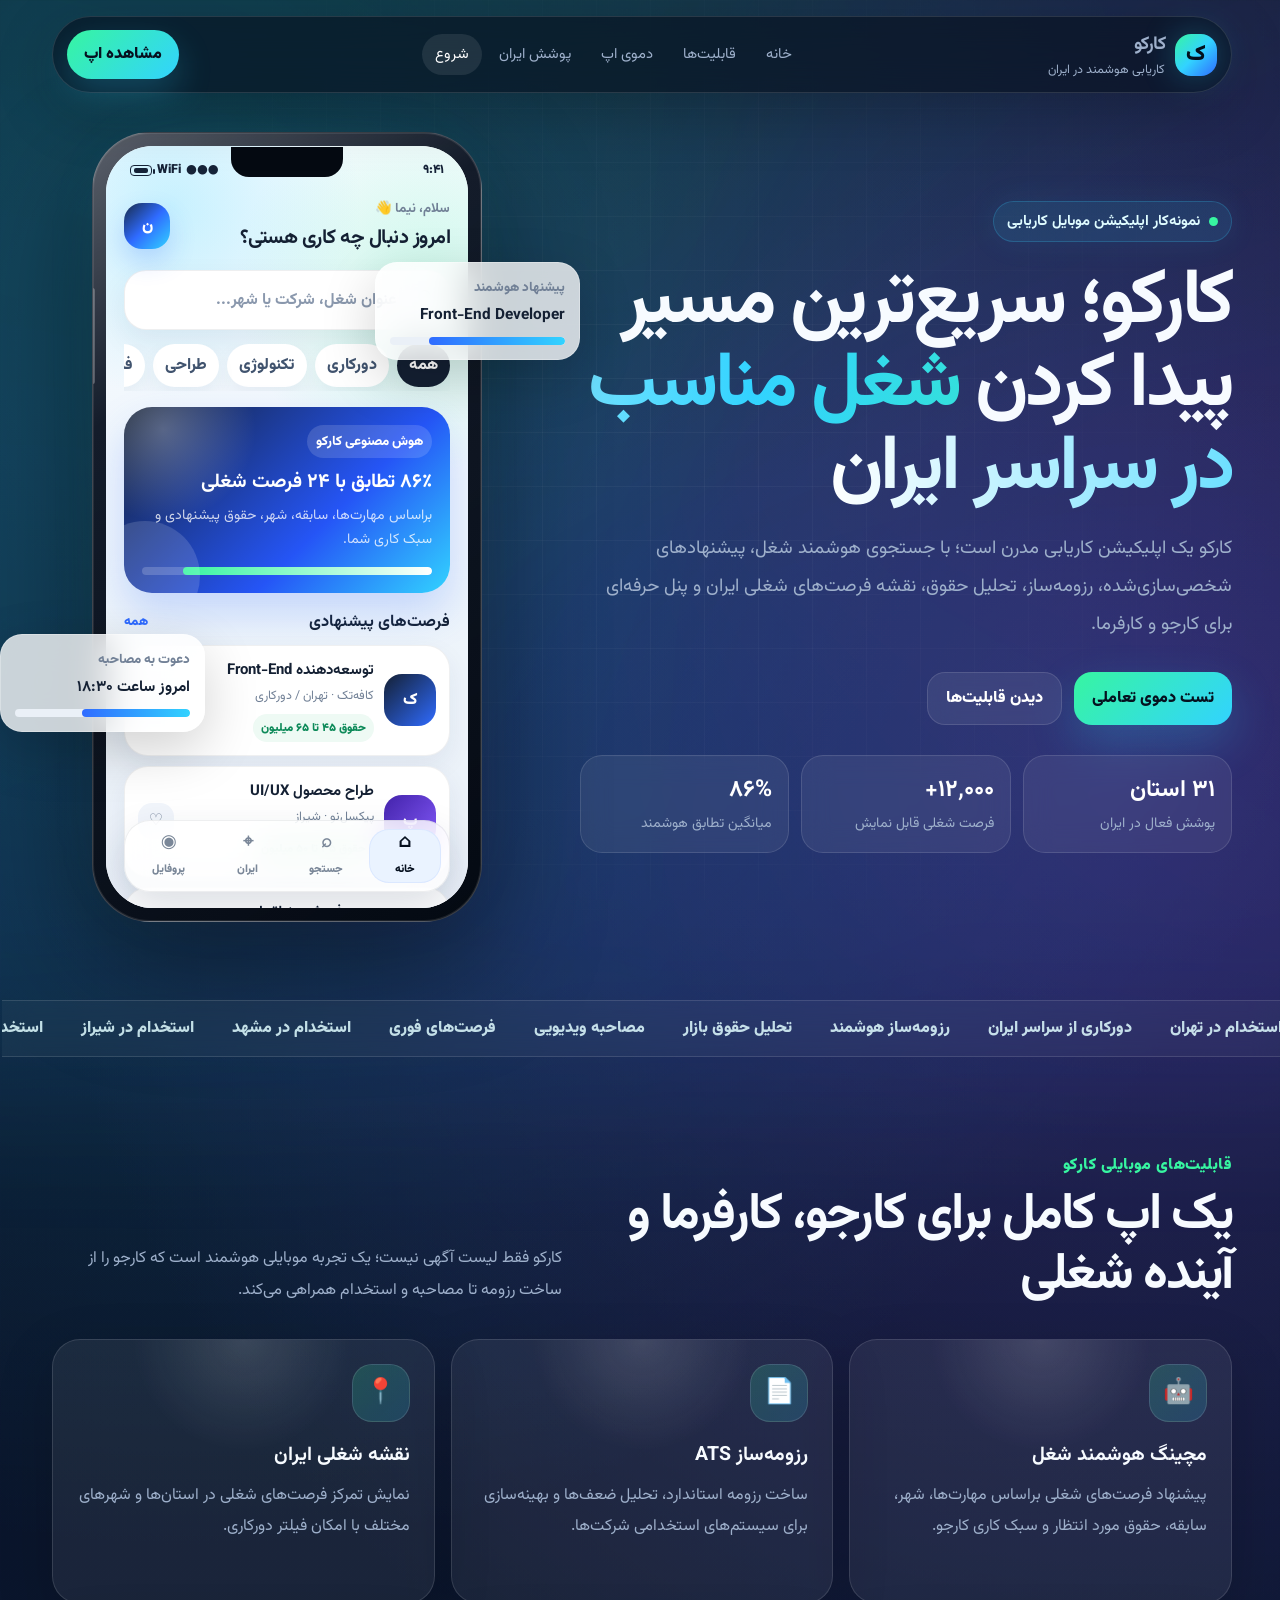
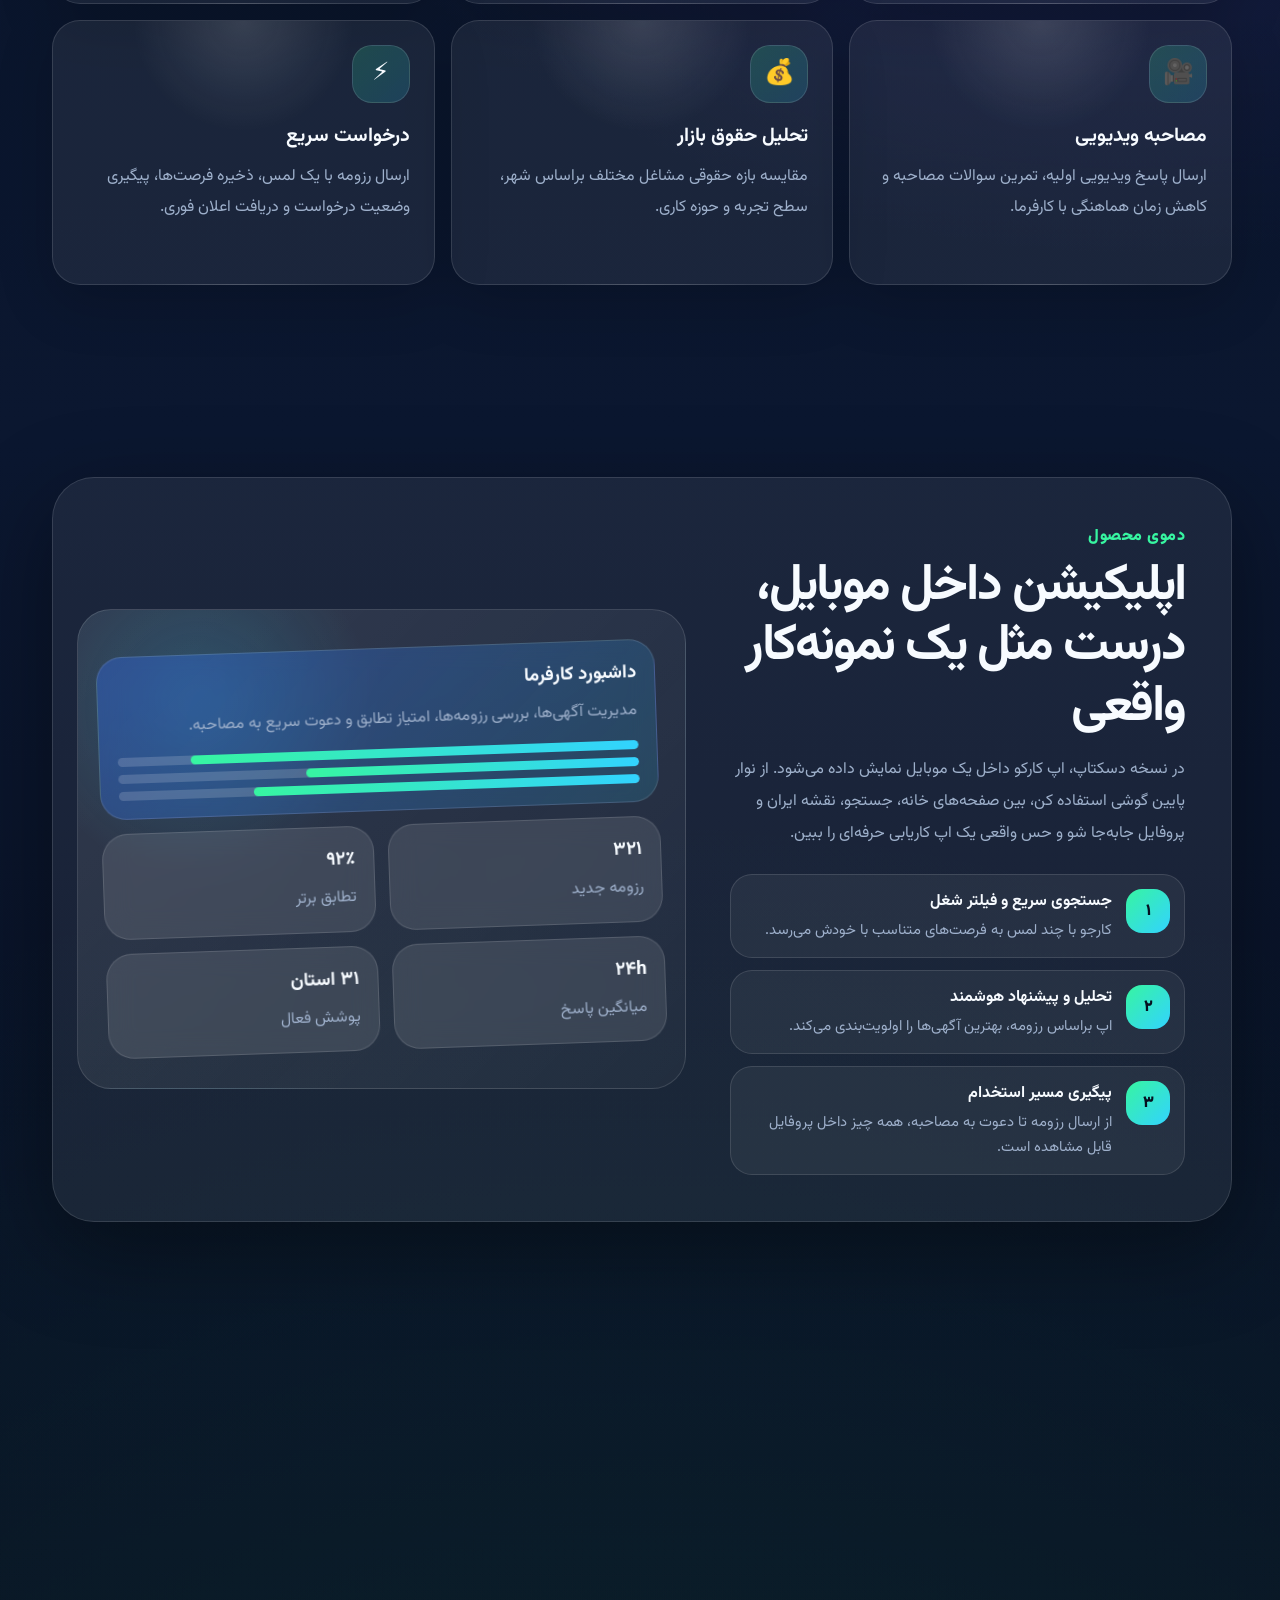
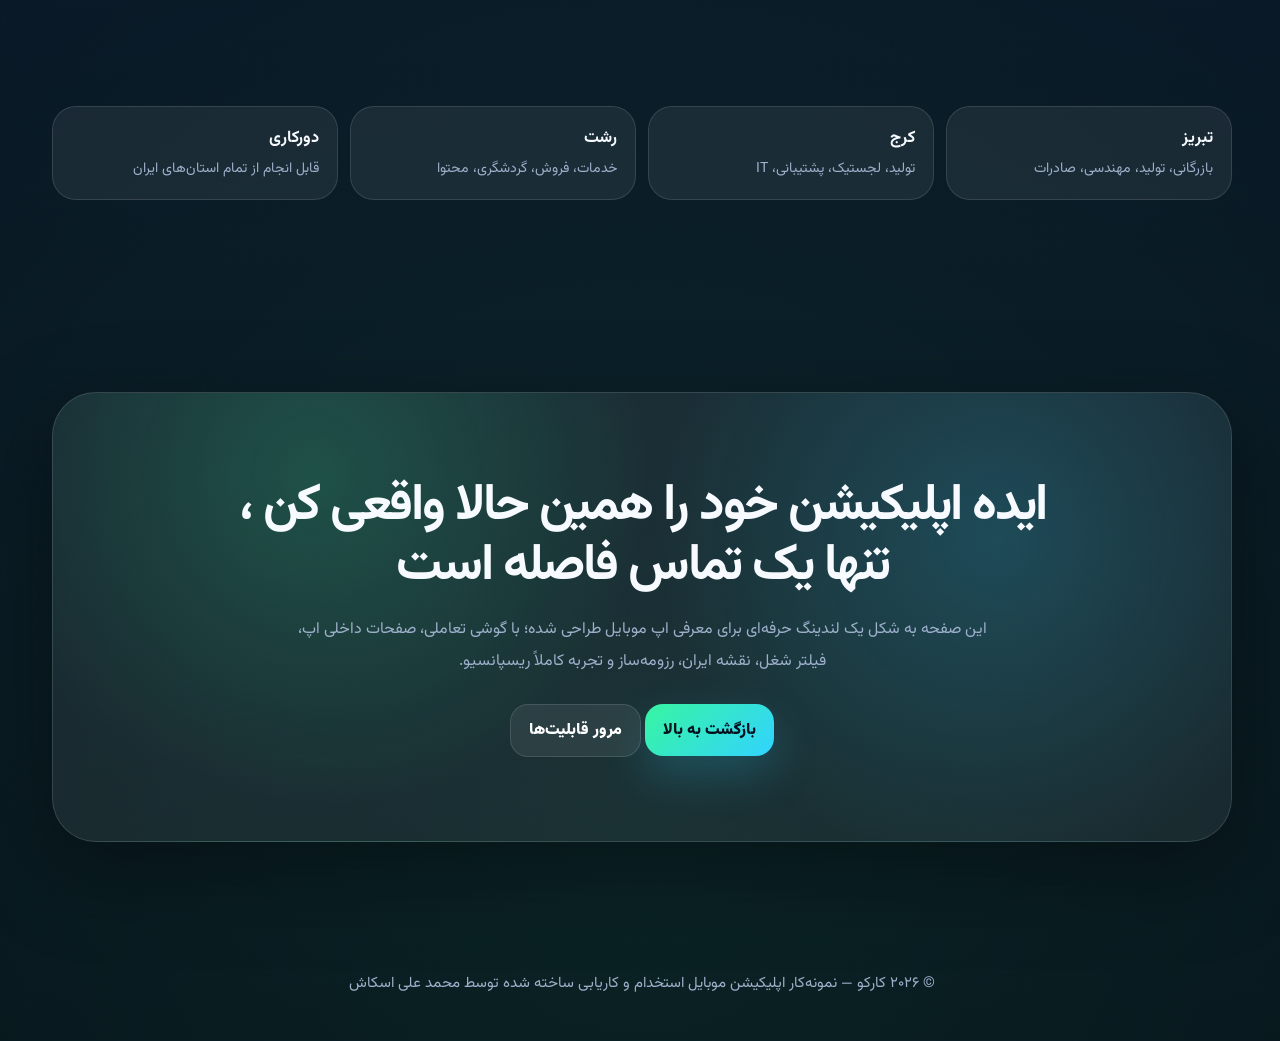
<file: karko.html>
<!doctype html>
<html lang="fa" dir="rtl">
<head>
  <meta charset="utf-8" />
  <meta name="viewport" content="width=device-width, initial-scale=1" />
  <meta name="theme-color" content="#08111f" />
  <meta name="description" content="نمونه‌کار وبسایت تک‌صفحه‌ای اپلیکیشن کاریابی کارکو؛ استخدام و کاریابی در سراسر ایران." />
  <title>کارکو | اپلیکیشن استخدام در ایران</title>

  <style>
    @import url("https://fonts.googleapis.com/css2?family=Vazirmatn:wght@300;400;500;600;700;800;900&display=swap");

    :root{
      --bg:#07101f;
      --bg2:#0b1730;
      --card:#101d35;
      --card2:#132442;
      --text:#f7fbff;
      --muted:#9eb0cb;
      --line:rgba(255,255,255,.12);
      --white-soft:rgba(255,255,255,.075);
      --cyan:#32d3ff;
      --blue:#2f6bff;
      --green:#37f5a1;
      --yellow:#ffd166;
      --pink:#ff5c9a;
      --purple:#875cff;
      --shadow:0 28px 90px rgba(0,0,0,.38);
      --radius:28px;
      --phone-w:390px;
      --phone-h:790px;
    }

    *{box-sizing:border-box}

    html{scroll-behavior:smooth}

    body{
      margin:0;
      font-family:"Vazirmatn",system-ui,-apple-system,BlinkMacSystemFont,"Segoe UI",sans-serif;
      color:var(--text);
      background:
        radial-gradient(circle at 15% 8%, rgba(50,211,255,.22), transparent 30%),
        radial-gradient(circle at 88% 18%, rgba(135,92,255,.26), transparent 30%),
        radial-gradient(circle at 50% 95%, rgba(55,245,161,.10), transparent 40%),
        linear-gradient(180deg,var(--bg),var(--bg2) 48%,#050b16);
      min-height:100vh;
      overflow-x:hidden;
    }

    body::before{
      content:"";
      position:fixed;
      inset:0;
      pointer-events:none;
      z-index:-3;
      background-image:
        linear-gradient(rgba(255,255,255,.045) 1px, transparent 1px),
        linear-gradient(90deg, rgba(255,255,255,.045) 1px, transparent 1px);
      background-size:54px 54px;
      mask-image:radial-gradient(circle at center, black, transparent 82%);
    }

    body::after{
      content:"";
      position:fixed;
      inset:-20%;
      z-index:-4;
      pointer-events:none;
      background:conic-gradient(from 180deg, rgba(47,107,255,.18), rgba(50,211,255,.14), rgba(55,245,161,.10), rgba(135,92,255,.18), rgba(47,107,255,.18));
      filter:blur(88px);
      opacity:.72;
      animation:aurora 18s linear infinite;
    }

    @keyframes aurora{
      to{transform:rotate(1turn)}
    }

    a{color:inherit;text-decoration:none}
    img{max-width:100%;display:block}
    button,input{font:inherit}
    ::selection{background:var(--cyan);color:#06101f}

    .container{
      width:min(1180px, calc(100% - 36px));
      margin-inline:auto;
    }

    .topbar{
      position:fixed;
      top:16px;
      right:50%;
      transform:translateX(50%);
      z-index:1000;
      width:min(1180px, calc(100% - 28px));
      display:flex;
      align-items:center;
      justify-content:space-between;
      gap:16px;
      padding:12px 14px;
      border:1px solid var(--line);
      border-radius:999px;
      background:rgba(7,16,31,.64);
      backdrop-filter:blur(20px);
      box-shadow:0 18px 60px rgba(0,0,0,.22);
    }

    .brand{
      display:flex;
      align-items:center;
      gap:10px;
      min-width:max-content;
    }

    .brand-logo{
      width:42px;
      height:42px;
      display:grid;
      place-items:center;
      border-radius:16px;
      background:linear-gradient(135deg,var(--green),var(--cyan),var(--blue));
      box-shadow:0 0 34px rgba(50,211,255,.28);
      color:#03101c;
      font-size:1.35rem;
      font-weight:900;
    }

    .brand strong{
      font-size:1.15rem;
      letter-spacing:-.5px;
    }

    .brand span:last-child{
      display:block;
      color:var(--muted);
      font-size:.78rem;
      margin-top:1px;
    }

    .nav{
      display:flex;
      align-items:center;
      gap:4px;
    }

    .nav a{
      padding:9px 13px;
      border-radius:999px;
      color:var(--muted);
      font-size:.92rem;
      transition:.2s ease;
    }

    .nav a:hover,
    .nav a.active{
      color:white;
      background:rgba(255,255,255,.09);
    }

    .top-cta{
      border:0;
      cursor:pointer;
      color:#06101f;
      font-weight:900;
      padding:12px 17px;
      border-radius:999px;
      background:linear-gradient(135deg,var(--green),var(--cyan));
      box-shadow:0 15px 35px rgba(50,211,255,.22);
      transition:.2s ease;
    }

    .top-cta:hover{transform:translateY(-2px)}

    .hero{
      min-height:100svh;
      padding:132px 0 78px;
      display:grid;
      align-items:center;
      position:relative;
    }

    .hero-grid{
      display:grid;
      grid-template-columns:1fr 470px;
      align-items:center;
      gap:58px;
    }

    .eyebrow{
      display:inline-flex;
      align-items:center;
      gap:9px;
      padding:8px 13px;
      border-radius:999px;
      color:#dffcff;
      background:rgba(50,211,255,.10);
      border:1px solid rgba(50,211,255,.22);
      box-shadow:0 0 32px rgba(50,211,255,.08);
      font-weight:700;
      font-size:.92rem;
    }

    .dot{
      width:9px;
      height:9px;
      border-radius:50%;
      background:var(--green);
      box-shadow:0 0 0 0 rgba(55,245,161,.7);
      animation:pulse 1.8s infinite;
    }

    @keyframes pulse{
      70%{box-shadow:0 0 0 12px rgba(55,245,161,0)}
      100%{box-shadow:0 0 0 0 rgba(55,245,161,0)}
    }

    h1{
      margin:20px 0 16px;
      font-size:clamp(2.35rem, 6vw, 5.8rem);
      line-height:1.08;
      letter-spacing:-3px;
      max-width:850px;
    }

    .grad{
      color:transparent;
      background:linear-gradient(90deg,#fff,var(--cyan),var(--green),var(--purple));
      -webkit-background-clip:text;
      background-clip:text;
      background-size:220%;
      animation:grad 6s ease-in-out infinite alternate;
    }

    @keyframes grad{to{background-position:100%}}

    .lead{
      color:var(--muted);
      font-size:clamp(1rem, 1.5vw, 1.16rem);
      line-height:2.05;
      max-width:720px;
      margin-bottom:28px;
    }

    .hero-actions{
      display:flex;
      flex-wrap:wrap;
      gap:12px;
      margin-bottom:30px;
    }

    .btn{
      position:relative;
      overflow:hidden;
      display:inline-flex;
      align-items:center;
      justify-content:center;
      gap:9px;
      min-height:52px;
      padding:13px 18px;
      border-radius:18px;
      border:1px solid var(--line);
      background:rgba(255,255,255,.075);
      color:white;
      font-weight:900;
      cursor:pointer;
      backdrop-filter:blur(12px);
      transition:transform .22s ease, border-color .22s ease, background .22s ease, box-shadow .22s ease;
    }

    .btn::before{
      content:"";
      position:absolute;
      inset:0;
      background:radial-gradient(circle at var(--x,50%) var(--y,50%), rgba(255,255,255,.22), transparent 34%);
      opacity:0;
      transition:.2s ease;
    }

    .btn:hover{
      transform:translateY(-3px);
      border-color:rgba(50,211,255,.34);
      background:rgba(255,255,255,.105);
      box-shadow:0 18px 45px rgba(0,0,0,.16);
    }

    .btn:hover::before{opacity:1}

    .btn-primary{
      border:0;
      color:#05111f;
      background:linear-gradient(135deg,var(--green),var(--cyan));
      box-shadow:0 18px 45px rgba(50,211,255,.22);
    }

    .hero-stats{
      display:grid;
      grid-template-columns:repeat(3,minmax(0,1fr));
      gap:12px;
      max-width:720px;
    }

    .stat{
      padding:16px;
      border:1px solid var(--line);
      border-radius:22px;
      background:rgba(255,255,255,.065);
      backdrop-filter:blur(14px);
    }

    .stat strong{
      display:block;
      color:white;
      font-size:1.45rem;
      margin-bottom:3px;
    }

    .stat span{
      color:var(--muted);
      font-size:.88rem;
    }

    .phone-stage{
      position:sticky;
      top:96px;
      min-height:var(--phone-h);
      display:grid;
      place-items:center;
      perspective:1400px;
    }

    .phone-wrap{
      position:relative;
      width:var(--phone-w);
      height:var(--phone-h);
      transform-style:preserve-3d;
      animation:phoneFloat 7s ease-in-out infinite;
    }

    @keyframes phoneFloat{
      50%{transform:translateY(-10px)}
    }

    .phone-glow{
      position:absolute;
      inset:28px;
      border-radius:56px;
      background:linear-gradient(135deg, rgba(50,211,255,.45), rgba(55,245,161,.22), rgba(135,92,255,.38));
      filter:blur(34px);
      opacity:.7;
      z-index:-1;
    }

    .phone{
      width:100%;
      height:100%;
      border-radius:58px;
      padding:13px;
      background:
        linear-gradient(145deg, rgba(255,255,255,.34), rgba(255,255,255,.05) 28%, rgba(0,0,0,.42)),
        #07101f;
      border:1px solid rgba(255,255,255,.22);
      box-shadow:
        inset 0 0 0 1px rgba(255,255,255,.09),
        0 45px 120px rgba(0,0,0,.48);
      position:relative;
      overflow:hidden;
    }

    .phone::before{
      content:"";
      position:absolute;
      width:112px;
      height:30px;
      right:50%;
      top:14px;
      transform:translateX(50%);
      border-radius:0 0 18px 18px;
      background:#050a12;
      z-index:5;
      box-shadow:0 1px 0 rgba(255,255,255,.08);
    }

    .phone::after{
      content:"";
      position:absolute;
      width:5px;
      height:96px;
      left:-3px;
      top:155px;
      border-radius:999px;
      background:rgba(255,255,255,.24);
    }

    .screen{
      position:relative;
      width:100%;
      height:100%;
      overflow:hidden;
      border-radius:47px;
      background:#f5f8fc;
      color:#142033;
      isolation:isolate;
    }

    .screen-bg{
      position:absolute;
      inset:0;
      background:
        radial-gradient(circle at 18% 8%, rgba(50,211,255,.24), transparent 25%),
        radial-gradient(circle at 88% 18%, rgba(55,245,161,.20), transparent 27%),
        linear-gradient(180deg,#f7fbff 0,#eef5fb 58%,#eaf0f8);
      z-index:-2;
    }

    .app{
      height:100%;
      display:flex;
      flex-direction:column;
    }

    .statusbar{
      height:42px;
      display:flex;
      align-items:end;
      justify-content:space-between;
      padding:0 24px 8px;
      font-size:.78rem;
      font-weight:900;
      color:#162338;
    }

    .status-icons{
      display:flex;
      gap:5px;
      align-items:center;
    }

    .battery{
      width:22px;
      height:11px;
      border:1.7px solid #162338;
      border-radius:4px;
      position:relative;
    }

    .battery::before{
      content:"";
      position:absolute;
      inset:2px 3px;
      border-radius:2px;
      background:#162338;
    }

    .battery::after{
      content:"";
      position:absolute;
      right:-4px;
      top:3px;
      width:2px;
      height:5px;
      border-radius:2px;
      background:#162338;
    }

    .app-body{
      position:relative;
      flex:1;
      overflow:hidden;
    }

    .app-screen{
      position:absolute;
      inset:0;
      overflow:auto;
      padding:10px 18px 94px;
      opacity:0;
      transform:translateX(-18px) scale(.985);
      pointer-events:none;
      transition:opacity .3s ease, transform .3s ease;
      scrollbar-width:none;
    }

    .app-screen::-webkit-scrollbar{display:none}

    .app-screen.active{
      opacity:1;
      transform:translateX(0) scale(1);
      pointer-events:auto;
    }

    .app-head{
      display:flex;
      align-items:center;
      justify-content:space-between;
      gap:12px;
      margin-bottom:16px;
    }

    .hello small{
      display:block;
      color:#718096;
      font-weight:700;
      margin-bottom:3px;
    }

    .hello strong{
      font-size:1.25rem;
      letter-spacing:-.5px;
    }

    .avatar{
      width:46px;
      height:46px;
      border-radius:18px;
      display:grid;
      place-items:center;
      color:white;
      font-weight:900;
      background:linear-gradient(135deg,#182a48,var(--blue),var(--cyan));
      box-shadow:0 12px 26px rgba(47,107,255,.22);
    }

    .searchbox{
      display:flex;
      align-items:center;
      gap:8px;
      padding:12px;
      border-radius:22px;
      background:white;
      border:1px solid rgba(20,32,51,.07);
      box-shadow:0 12px 30px rgba(25,48,83,.07);
      margin-bottom:14px;
    }

    .searchbox span{
      width:34px;
      height:34px;
      display:grid;
      place-items:center;
      border-radius:14px;
      background:#eef5ff;
    }

    .searchbox input{
      border:0;
      outline:0;
      min-width:0;
      width:100%;
      color:#142033;
      background:transparent;
      font-weight:700;
    }

    .searchbox input::placeholder{color:#8a98ad}

    .quick-row{
      display:flex;
      gap:8px;
      overflow:auto;
      padding-bottom:4px;
      margin-bottom:16px;
      scrollbar-width:none;
    }

    .quick-row::-webkit-scrollbar{display:none}

    .chip{
      border:0;
      cursor:pointer;
      white-space:nowrap;
      padding:9px 12px;
      border-radius:999px;
      color:#40536e;
      background:white;
      font-weight:800;
      box-shadow:0 8px 20px rgba(25,48,83,.06);
      transition:.2s ease;
    }

    .chip.active,
    .chip:hover{
      color:white;
      background:#142033;
    }

    .ai-card{
      position:relative;
      overflow:hidden;
      padding:18px;
      border-radius:28px;
      margin-bottom:16px;
      background:
        radial-gradient(circle at 12% 12%, rgba(255,255,255,.28), transparent 28%),
        linear-gradient(135deg,#142033,#2555f6 62%,#32d3ff);
      color:white;
      box-shadow:0 20px 42px rgba(47,107,255,.22);
    }

    .ai-card::after{
      content:"";
      position:absolute;
      width:110px;
      height:110px;
      left:-34px;
      bottom:-38px;
      border-radius:50%;
      background:rgba(255,255,255,.14);
    }

    .ai-card small{
      display:inline-flex;
      padding:6px 9px;
      border-radius:999px;
      background:rgba(255,255,255,.14);
      margin-bottom:9px;
      font-weight:800;
    }

    .ai-card h3{
      margin:0 0 8px;
      font-size:1.22rem;
    }

    .ai-card p{
      margin:0 0 14px;
      line-height:1.7;
      color:rgba(255,255,255,.78);
      font-size:.88rem;
    }

    .match-line{
      height:8px;
      background:rgba(255,255,255,.18);
      border-radius:999px;
      overflow:hidden;
    }

    .match-line span{
      display:block;
      height:100%;
      width:86%;
      border-radius:inherit;
      background:linear-gradient(90deg,var(--green),#fff);
      animation:loadbar 1.8s ease both;
    }

    @keyframes loadbar{
      from{width:0}
    }

    .section-title-app{
      display:flex;
      align-items:center;
      justify-content:space-between;
      margin:14px 0 10px;
    }

    .section-title-app h3{
      margin:0;
      font-size:1.03rem;
    }

    .section-title-app a{
      color:#2f6bff;
      font-size:.82rem;
      font-weight:900;
    }

    .job-list{
      display:grid;
      gap:10px;
    }

    .job-card{
      position:relative;
      overflow:hidden;
      display:grid;
      grid-template-columns:52px 1fr auto;
      gap:10px;
      align-items:center;
      padding:13px;
      border-radius:24px;
      background:white;
      border:1px solid rgba(20,32,51,.065);
      box-shadow:0 10px 26px rgba(25,48,83,.065);
      transition:.2s ease;
    }

    .job-card:hover{
      transform:translateY(-2px);
      box-shadow:0 16px 34px rgba(25,48,83,.10);
    }

    .company-logo{
      width:52px;
      height:52px;
      border-radius:18px;
      display:grid;
      place-items:center;
      color:white;
      font-weight:900;
      background:linear-gradient(135deg,#142033,#2f6bff);
    }

    .logo-green{background:linear-gradient(135deg,#0b6b49,#37f5a1);color:#052014}
    .logo-purple{background:linear-gradient(135deg,#4323aa,#875cff)}
    .logo-yellow{background:linear-gradient(135deg,#9b6a00,#ffd166);color:#1b1300}

    .job-info{
      min-width:0;
    }

    .job-info h4{
      margin:0 0 4px;
      font-size:.93rem;
      white-space:nowrap;
      overflow:hidden;
      text-overflow:ellipsis;
    }

    .job-info p{
      margin:0;
      color:#718096;
      font-size:.78rem;
      white-space:nowrap;
      overflow:hidden;
      text-overflow:ellipsis;
    }

    .save-btn{
      width:36px;
      height:36px;
      border:0;
      border-radius:14px;
      cursor:pointer;
      background:#f1f5fb;
      color:#718096;
      font-weight:900;
      transition:.2s ease;
    }

    .save-btn.active{
      color:#ff2f72;
      background:#fff0f5;
    }

    .salary{
      margin-top:8px;
      display:inline-flex;
      align-items:center;
      gap:5px;
      padding:5px 8px;
      border-radius:999px;
      background:#eefaf4;
      color:#0d8a59;
      font-size:.72rem;
      font-weight:900;
    }

    .feature-mini{
      display:grid;
      grid-template-columns:repeat(2,minmax(0,1fr));
      gap:10px;
      margin:14px 0;
    }

    .mini-card{
      padding:14px;
      border-radius:24px;
      background:white;
      box-shadow:0 10px 26px rgba(25,48,83,.055);
      border:1px solid rgba(20,32,51,.06);
    }

    .mini-icon{
      width:38px;
      height:38px;
      display:grid;
      place-items:center;
      border-radius:15px;
      margin-bottom:10px;
      background:#eef5ff;
    }

    .mini-card strong{
      display:block;
      font-size:.86rem;
      margin-bottom:3px;
    }

    .mini-card span{
      color:#718096;
      font-size:.73rem;
      line-height:1.6;
    }

    .map-card{
      position:relative;
      min-height:270px;
      border-radius:30px;
      padding:18px;
      background:
        radial-gradient(circle at 50% 40%, rgba(50,211,255,.16), transparent 40%),
        linear-gradient(135deg,#ffffff,#eef5ff);
      box-shadow:0 14px 34px rgba(25,48,83,.08);
      border:1px solid rgba(20,32,51,.06);
      overflow:hidden;
      margin-bottom:14px;
    }

    .iran-map{
      position:absolute;
      inset:60px 38px 24px;
      opacity:.92;
    }

    .iran-shape{
      width:100%;
      height:100%;
      background:linear-gradient(135deg,#d9f8ea,#dfe9ff);
      clip-path:polygon(18% 30%,28% 18%,42% 16%,54% 23%,64% 18%,76% 28%,82% 44%,74% 56%,78% 72%,66% 82%,50% 78%,38% 86%,24% 73%,15% 60%,10% 44%);
      border-radius:36px;
      box-shadow:inset 0 0 0 2px rgba(47,107,255,.12);
    }

    .pin{
      position:absolute;
      width:14px;
      height:14px;
      border-radius:50%;
      background:#2f6bff;
      box-shadow:0 0 0 7px rgba(47,107,255,.13), 0 0 24px rgba(47,107,255,.35);
      animation:pin 2s ease-in-out infinite;
    }

    .pin::after{
      content:attr(data-city);
      position:absolute;
      bottom:18px;
      right:50%;
      transform:translateX(50%);
      white-space:nowrap;
      font-size:.7rem;
      font-weight:900;
      color:#142033;
      background:white;
      border-radius:999px;
      padding:3px 7px;
      box-shadow:0 8px 18px rgba(25,48,83,.10);
    }

    @keyframes pin{
      50%{transform:translateY(-4px)}
    }

    .p1{right:48%;top:38%}
    .p2{right:34%;top:47%;background:#37f5a1}
    .p3{right:58%;top:31%;background:#875cff}
    .p4{right:68%;top:52%;background:#ffd166}
    .p5{right:24%;top:62%;background:#ff5c9a}

    .map-title{
      position:relative;
      z-index:2;
    }

    .map-title h3{margin:0 0 5px}
    .map-title p{margin:0;color:#718096;font-size:.84rem;line-height:1.6}

    .analytics{
      display:grid;
      gap:10px;
      margin-bottom:14px;
    }

    .ana-card{
      padding:15px;
      border-radius:24px;
      background:white;
      border:1px solid rgba(20,32,51,.06);
      box-shadow:0 10px 26px rgba(25,48,83,.055);
    }

    .ana-top{
      display:flex;
      justify-content:space-between;
      gap:10px;
      margin-bottom:10px;
    }

    .ana-top strong{font-size:.9rem}
    .ana-top span{color:#2f6bff;font-weight:900;font-size:.82rem}

    .bar{
      height:9px;
      border-radius:999px;
      background:#edf2f8;
      overflow:hidden;
    }

    .bar span{
      display:block;
      height:100%;
      width:var(--w);
      border-radius:inherit;
      background:linear-gradient(90deg,#2f6bff,#32d3ff,#37f5a1);
    }

    .profile-card{
      border-radius:30px;
      padding:18px;
      background:linear-gradient(135deg,#142033,#203b66);
      color:white;
      box-shadow:0 18px 42px rgba(20,32,51,.22);
      margin-bottom:14px;
    }

    .profile-row{
      display:flex;
      align-items:center;
      gap:12px;
      margin-bottom:16px;
    }

    .profile-row .avatar{
      width:58px;
      height:58px;
      border-radius:22px;
    }

    .profile-row h3{margin:0 0 4px}
    .profile-row p{margin:0;color:rgba(255,255,255,.65);font-size:.82rem}

    .progress-ring{
      display:grid;
      grid-template-columns:1fr 86px;
      align-items:center;
      gap:16px;
    }

    .ring{
      width:86px;
      height:86px;
      border-radius:50%;
      display:grid;
      place-items:center;
      background:conic-gradient(var(--green) 82%, rgba(255,255,255,.14) 0);
      position:relative;
      font-weight:900;
    }

    .ring::before{
      content:"";
      position:absolute;
      inset:9px;
      border-radius:50%;
      background:#142033;
    }

    .ring span{position:relative;z-index:1}

    .task-list{
      display:grid;
      gap:10px;
    }

    .task{
      display:flex;
      align-items:center;
      gap:10px;
      padding:13px;
      border-radius:22px;
      background:white;
      box-shadow:0 10px 26px rgba(25,48,83,.055);
      border:1px solid rgba(20,32,51,.06);
    }

    .check{
      width:28px;
      height:28px;
      border-radius:11px;
      display:grid;
      place-items:center;
      color:#07101f;
      background:#37f5a1;
      font-weight:900;
    }

    .task div strong{display:block;font-size:.86rem}
    .task div span{color:#718096;font-size:.74rem}

    .bottom-nav{
      position:absolute;
      right:18px;
      left:18px;
      bottom:16px;
      z-index:10;
      display:grid;
      grid-template-columns:repeat(4,1fr);
      gap:7px;
      padding:8px;
      border-radius:26px;
      background:rgba(255,255,255,.78);
      backdrop-filter:blur(18px);
      border:1px solid rgba(20,32,51,.07);
      box-shadow:0 18px 42px rgba(25,48,83,.15);
    }

    .tab-btn{
      border:0;
      cursor:pointer;
      height:54px;
      border-radius:20px;
      display:grid;
      place-items:center;
      gap:2px;
      color:#7a8798;
      background:transparent;
      font-weight:900;
      font-size:.69rem;
      transition:.2s ease;
    }

    .tab-btn b{
      font-size:1.15rem;
      line-height:1;
    }

    .tab-btn.active{
      color:#06101f;
      background:#eaf3ff;
      box-shadow:inset 0 0 0 1px rgba(47,107,255,.08);
    }

    .notify{
      position:absolute;
      top:88px;
      left:18px;
      right:18px;
      z-index:20;
      display:flex;
      gap:10px;
      align-items:center;
      padding:12px;
      border-radius:22px;
      background:rgba(20,32,51,.92);
      color:white;
      box-shadow:0 18px 44px rgba(20,32,51,.25);
      transform:translateY(-150%);
      opacity:0;
      transition:.42s cubic-bezier(.2,.8,.2,1);
    }

    .notify.show{
      transform:translateY(0);
      opacity:1;
    }

    .notify span{
      width:38px;
      height:38px;
      display:grid;
      place-items:center;
      border-radius:15px;
      background:rgba(55,245,161,.15);
    }

    .notify strong{
      display:block;
      font-size:.82rem;
    }

    .notify small{
      color:rgba(255,255,255,.65);
      font-size:.7rem;
    }

    .floating-card{
      position:absolute;
      z-index:4;
      width:205px;
      padding:14px;
      border-radius:22px;
      background:rgba(255,255,255,.78);
      color:#142033;
      backdrop-filter:blur(18px);
      border:1px solid rgba(255,255,255,.28);
      box-shadow:0 18px 54px rgba(0,0,0,.18);
      animation:softFloat 5.5s ease-in-out infinite;
    }

    @keyframes softFloat{
      50%{transform:translateY(-10px)}
    }

    .float-1{
      top:130px;
      right:-98px;
    }

    .float-2{
      left:-92px;
      bottom:190px;
      animation-delay:-1.5s;
    }

    .floating-card small{
      display:block;
      color:#718096;
      font-weight:800;
      margin-bottom:5px;
    }

    .floating-card strong{
      display:block;
      color:#142033;
      font-size:.96rem;
    }

    .floating-card .mini-line{
      margin-top:10px;
      height:8px;
      border-radius:999px;
      background:#eaf0f7;
      overflow:hidden;
    }

    .floating-card .mini-line span{
      display:block;
      height:100%;
      width:78%;
      border-radius:inherit;
      background:linear-gradient(90deg,var(--blue),var(--cyan));
    }

    .marquee{
      overflow:hidden;
      border-block:1px solid var(--line);
      background:rgba(255,255,255,.04);
      backdrop-filter:blur(14px);
    }

    .marquee-track{
      display:flex;
      gap:38px;
      width:max-content;
      padding:15px 0;
      animation:marquee 24s linear infinite;
      color:#dffcff;
      font-weight:900;
    }

    .marquee-track span{
      white-space:nowrap;
      opacity:.86;
    }

    @keyframes marquee{
      to{transform:translateX(50%)}
    }

    .section{
      padding:96px 0;
      position:relative;
    }

    .section-head{
      display:flex;
      align-items:end;
      justify-content:space-between;
      gap:24px;
      margin-bottom:32px;
    }

    .kicker{
      color:var(--green);
      font-weight:900;
      letter-spacing:.5px;
      margin-bottom:8px;
      display:block;
    }

    h2{
      margin:0;
      font-size:clamp(2rem,4vw,4.1rem);
      line-height:1.18;
      letter-spacing:-2px;
    }

    .section-head p{
      color:var(--muted);
      line-height:2;
      max-width:510px;
      margin:0;
    }

    .feature-grid{
      display:grid;
      grid-template-columns:repeat(3,minmax(0,1fr));
      gap:16px;
    }

    .feature-card{
      position:relative;
      overflow:hidden;
      min-height:265px;
      padding:24px;
      border-radius:var(--radius);
      background:
        radial-gradient(circle at var(--mx,50%) var(--my,0%), rgba(255,255,255,.13), transparent 34%),
        rgba(255,255,255,.065);
      border:1px solid var(--line);
      box-shadow:0 18px 55px rgba(0,0,0,.17);
      transition:.25s ease;
    }

    .feature-card:hover{
      transform:translateY(-6px);
      border-color:rgba(50,211,255,.30);
      background:
        radial-gradient(circle at var(--mx,50%) var(--my,0%), rgba(50,211,255,.16), transparent 34%),
        rgba(255,255,255,.085);
    }

    .feature-icon{
      width:58px;
      height:58px;
      display:grid;
      place-items:center;
      border-radius:20px;
      margin-bottom:18px;
      background:linear-gradient(135deg,rgba(55,245,161,.18),rgba(50,211,255,.16));
      border:1px solid rgba(255,255,255,.12);
      font-size:1.55rem;
    }

    .feature-card h3{
      margin:0 0 10px;
      font-size:1.22rem;
    }

    .feature-card p{
      margin:0;
      color:var(--muted);
      line-height:1.95;
    }

    .demo-section{
      padding:96px 0;
    }

    .demo-box{
      display:grid;
      grid-template-columns:.9fr 1.1fr;
      gap:22px;
      align-items:center;
      padding:24px;
      border-radius:42px;
      background:rgba(255,255,255,.065);
      border:1px solid var(--line);
      box-shadow:var(--shadow);
      overflow:hidden;
    }

    .demo-copy{
      padding:22px;
    }

    .demo-copy p{
      color:var(--muted);
      line-height:2;
      margin:16px 0 0;
    }

    .timeline{
      display:grid;
      gap:12px;
      margin-top:24px;
    }

    .timeline-item{
      display:grid;
      grid-template-columns:46px 1fr;
      gap:12px;
      align-items:start;
      padding:14px;
      border-radius:22px;
      background:rgba(255,255,255,.055);
      border:1px solid var(--line);
    }

    .timeline-item span{
      width:44px;
      height:44px;
      display:grid;
      place-items:center;
      border-radius:16px;
      color:#06101f;
      background:linear-gradient(135deg,var(--green),var(--cyan));
      font-weight:900;
    }

    .timeline-item strong{display:block;margin-bottom:4px}
    .timeline-item p{margin:0;color:var(--muted);line-height:1.7;font-size:.92rem}

    .wide-phone-preview{
      min-height:480px;
      border-radius:34px;
      background:
        radial-gradient(circle at 20% 20%, rgba(50,211,255,.18), transparent 28%),
        linear-gradient(135deg,rgba(255,255,255,.10),rgba(255,255,255,.035));
      border:1px solid var(--line);
      display:grid;
      place-items:center;
      overflow:hidden;
      position:relative;
    }

    .dashboard-mock{
      width:min(92%, 620px);
      display:grid;
      grid-template-columns:1fr 1fr;
      gap:14px;
      transform:rotate(-2deg);
    }

    .dash-card{
      padding:18px;
      border-radius:26px;
      background:rgba(255,255,255,.10);
      border:1px solid rgba(255,255,255,.13);
      backdrop-filter:blur(14px);
    }

    .dash-card.big{
      grid-column:span 2;
      min-height:150px;
      background:linear-gradient(135deg,rgba(47,107,255,.34),rgba(50,211,255,.14));
    }

    .dash-card h3{margin:0 0 10px}
    .dash-card p{margin:0;color:var(--muted);line-height:1.8}
    .dash-bars{display:grid;gap:8px;margin-top:14px}
    .dash-bars i{display:block;height:9px;border-radius:999px;background:rgba(255,255,255,.16);overflow:hidden}
    .dash-bars i::before{content:"";display:block;height:100%;width:var(--w);background:linear-gradient(90deg,var(--green),var(--cyan));border-radius:inherit}

    .cities-grid{
      display:grid;
      grid-template-columns:repeat(4,minmax(0,1fr));
      gap:12px;
    }

    .city-card{
      padding:18px;
      border-radius:24px;
      background:rgba(255,255,255,.065);
      border:1px solid var(--line);
      transition:.22s ease;
    }

    .city-card:hover{
      transform:translateY(-4px);
      background:rgba(255,255,255,.09);
      border-color:rgba(55,245,161,.24);
    }

    .city-card strong{
      display:block;
      margin-bottom:5px;
      font-size:1.03rem;
    }

    .city-card span{
      color:var(--muted);
      font-size:.88rem;
    }

    .cta{
      text-align:center;
      padding:84px 22px;
      border-radius:44px;
      background:
        radial-gradient(circle at 22% 18%, rgba(55,245,161,.18), transparent 34%),
        radial-gradient(circle at 80% 32%, rgba(50,211,255,.18), transparent 34%),
        rgba(255,255,255,.065);
      border:1px solid var(--line);
      box-shadow:var(--shadow);
      overflow:hidden;
      position:relative;
    }

    .cta h2{
      max-width:850px;
      margin-inline:auto;
      margin-bottom:16px;
    }

    .cta p{
      color:var(--muted);
      line-height:2;
      max-width:700px;
      margin:0 auto 26px;
    }

    .footer{
      padding:34px 0 46px;
      color:var(--muted);
      text-align:center;
      font-size:.94rem;
    }

    .backtop{
      position:fixed;
      left:18px;
      bottom:18px;
      z-index:900;
      width:48px;
      height:48px;
      border:1px solid var(--line);
      border-radius:18px;
      background:rgba(255,255,255,.08);
      color:white;
      backdrop-filter:blur(16px);
      cursor:pointer;
      opacity:0;
      pointer-events:none;
      transform:translateY(12px);
      transition:.22s ease;
    }

    .backtop.show{
      opacity:1;
      pointer-events:auto;
      transform:translateY(0);
    }

    .reveal{
      opacity:0;
      transform:translateY(24px);
      transition:opacity .7s ease, transform .7s cubic-bezier(.2,.8,.2,1);
    }

    .reveal.in-view{
      opacity:1;
      transform:translateY(0);
    }

    .delay-1{transition-delay:.08s}
    .delay-2{transition-delay:.16s}
    .delay-3{transition-delay:.24s}

    @media (max-width:1100px){
      :root{
        --phone-w:360px;
        --phone-h:735px;
      }

      .hero-grid{
        grid-template-columns:1fr 420px;
        gap:38px;
      }

      .float-1{right:-54px}
      .float-2{left:-46px}
    }

    @media (max-width:960px){
      .nav{display:none}

      .hero-grid{
        grid-template-columns:1fr;
      }

      .phone-stage{
        position:relative;
        top:0;
        min-height:760px;
      }

      .feature-grid,
      .cities-grid{
        grid-template-columns:repeat(2,minmax(0,1fr));
      }

      .demo-box{
        grid-template-columns:1fr;
      }
    }

    @media (max-width:640px){
      :root{
        --phone-w:min(360px, calc(100vw - 28px));
        --phone-h:735px;
      }

      .topbar{
        top:10px;
        border-radius:24px;
      }

      .brand span:last-child{display:none}
      .top-cta{padding:11px 13px;font-size:.88rem}

      .hero{
        padding-top:108px;
      }

      h1{
        letter-spacing:-1.7px;
      }

      .hero-stats{
        grid-template-columns:1fr;
      }

      .phone-stage{
        min-height:760px;
      }

      .phone-wrap{
        transform:none !important;
      }

      .floating-card{
        display:none;
      }

      .section,
      .demo-section{
        padding:72px 0;
      }

      .section-head{
        display:block;
      }

      .section-head p{
        margin-top:14px;
      }

      .feature-grid,
      .cities-grid,
      .dashboard-mock{
        grid-template-columns:1fr;
      }

      .dash-card.big{
        grid-column:auto;
      }

      .demo-box{
        padding:14px;
        border-radius:30px;
      }

      .demo-copy{
        padding:10px;
      }

      .wide-phone-preview{
        min-height:410px;
      }

      .phone{
        border-radius:50px;
        padding:10px;
      }

      .screen{
        border-radius:40px;
      }
    }

    @media (prefers-reduced-motion: reduce){
      *,
      *::before,
      *::after{
        animation-duration:.001ms !important;
        animation-iteration-count:1 !important;
        scroll-behavior:auto !important;
        transition-duration:.001ms !important;
      }
    }
  </style>
</head>

<body>
  <header class="topbar">
    <a href="#home" class="brand" aria-label="کارکو">
      <span class="brand-logo">ک</span>
      <span>
        <strong>کارکو</strong>
        <span>کاریابی هوشمند در ایران</span>
      </span>
    </a>

    <nav class="nav" aria-label="منوی اصلی">
      <a href="#home" class="active">خانه</a>
      <a href="#features">قابلیت‌ها</a>
      <a href="#demo">دموی اپ</a>
      <a href="#coverage">پوشش ایران</a>
      <a href="#contact">شروع</a>
    </nav>

    <button class="top-cta" type="button" onclick="document.querySelector('#demo').scrollIntoView({behavior:'smooth'})">
      مشاهده اپ
    </button>
  </header>

  <main>
    <section class="hero" id="home">
      <div class="container hero-grid">
        <div class="hero-copy">
          <span class="eyebrow reveal"><i class="dot"></i> نمونه‌کار اپلیکیشن موبایل کاریابی</span>

          <h1 class="reveal delay-1">
            کارکو؛ سریع‌ترین مسیر پیدا کردن
            <span class="grad">شغل مناسب در سراسر ایران</span>
          </h1>

          <p class="lead reveal delay-2">
            کارکو یک اپلیکیشن کاریابی مدرن است؛ با جستجوی هوشمند شغل، پیشنهادهای شخصی‌سازی‌شده، رزومه‌ساز، تحلیل حقوق، نقشه فرصت‌های شغلی ایران و پنل حرفه‌ای برای کارجو و کارفرما.
          </p>

          <div class="hero-actions reveal delay-3">
            <a class="btn btn-primary" href="#demo">تست دموی تعاملی</a>
            <a class="btn" href="#features">دیدن قابلیت‌ها</a>
          </div>

          <div class="hero-stats reveal delay-3">
            <div class="stat">
              <strong data-count="31" data-suffix=" استان">۰</strong>
              <span>پوشش فعال در ایران</span>
            </div>
            <div class="stat">
              <strong data-count="12000" data-suffix="+">۰</strong>
              <span>فرصت شغلی قابل نمایش</span>
            </div>
            <div class="stat">
              <strong data-count="86" data-suffix="%">۰</strong>
              <span>میانگین تطابق هوشمند</span>
            </div>
          </div>
        </div>

        <div class="phone-stage reveal delay-2" aria-label="نمایش اپلیکیشن موبایل کارکو">
          <div class="phone-wrap" id="phoneWrap">
            <div class="phone-glow"></div>

            <div class="floating-card float-1">
              <small>پیشنهاد هوشمند</small>
              <strong>Front-End Developer</strong>
              <div class="mini-line"><span></span></div>
            </div>

            <div class="floating-card float-2">
              <small>دعوت به مصاحبه</small>
              <strong>امروز ساعت ۱۸:۳۰</strong>
              <div class="mini-line"><span style="width:62%"></span></div>
            </div>

            <div class="phone">
              <div class="screen">
                <div class="screen-bg"></div>

                <div class="app">
                  <div class="statusbar">
                    <span>۹:۴۱</span>
                    <div class="status-icons">
                      <span>●●●</span>
                      <span>WiFi</span>
                      <i class="battery"></i>
                    </div>
                  </div>

                  <div class="notify" id="notify">
                    <span>⚡</span>
                    <div>
                      <strong>یک فرصت شغلی جدید پیدا شد</strong>
                      <small>تطابق ۹۲٪ با رزومه شما در تهران</small>
                    </div>
                  </div>

                  <div class="app-body">
                    <section class="app-screen active" data-screen="home">
                      <div class="app-head">
                        <div class="hello">
                          <small>سلام، نیما 👋</small>
                          <strong>امروز دنبال چه کاری هستی؟</strong>
                        </div>
                        <div class="avatar">ن</div>
                      </div>

                      <div class="searchbox">
                        <span>🔎</span>
                        <input id="jobSearch" type="search" placeholder="عنوان شغل، شرکت یا شهر..." />
                      </div>

                      <div class="quick-row">
                        <button class="chip active" data-filter="all">همه</button>
                        <button class="chip" data-filter="remote">دورکاری</button>
                        <button class="chip" data-filter="tech">تکنولوژی</button>
                        <button class="chip" data-filter="design">طراحی</button>
                        <button class="chip" data-filter="sales">فروش</button>
                      </div>

                      <div class="ai-card">
                        <small>هوش مصنوعی کارکو</small>
                        <h3>۸۶٪ تطابق با ۲۴ فرصت شغلی</h3>
                        <p>براساس مهارت‌ها، سابقه، شهر، حقوق پیشنهادی و سبک کاری شما.</p>
                        <div class="match-line"><span></span></div>
                      </div>

                      <div class="section-title-app">
                        <h3>فرصت‌های پیشنهادی</h3>
                        <a href="javascript:void(0)">همه</a>
                      </div>

                      <div class="job-list" id="jobList">
                        <article class="job-card" data-cat="tech remote" data-title="فرانت اند تهران ریموت">
                          <div class="company-logo">ک</div>
                          <div class="job-info">
                            <h4>توسعه‌دهنده Front-End</h4>
                            <p>کافه‌تک · تهران / دورکاری</p>
                            <span class="salary">حقوق ۴۵ تا ۶۵ میلیون</span>
                          </div>
                          <button class="save-btn" type="button">♡</button>
                        </article>

                        <article class="job-card" data-cat="design" data-title="طراح محصول شیراز">
                          <div class="company-logo logo-purple">پ</div>
                          <div class="job-info">
                            <h4>طراح محصول UI/UX</h4>
                            <p>پیکسل‌نو · شیراز</p>
                            <span class="salary">حقوق ۳۵ تا ۵۰ میلیون</span>
                          </div>
                          <button class="save-btn" type="button">♡</button>
                        </article>

                        <article class="job-card" data-cat="sales" data-title="مدیر فروش اصفهان">
                          <div class="company-logo logo-yellow">س</div>
                          <div class="job-info">
                            <h4>مدیر فروش منطقه‌ای</h4>
                            <p>سپهرمارکت · اصفهان</p>
                            <span class="salary">حقوق توافقی + پورسانت</span>
                          </div>
                          <button class="save-btn" type="button">♡</button>
                        </article>

                        <article class="job-card" data-cat="tech" data-title="برنامه نویس بک اند مشهد">
                          <div class="company-logo logo-green">ر</div>
                          <div class="job-info">
                            <h4>برنامه‌نویس Back-End</h4>
                            <p>رایان‌ابر · مشهد</p>
                            <span class="salary">حقوق ۵۰ تا ۷۵ میلیون</span>
                          </div>
                          <button class="save-btn" type="button">♡</button>
                        </article>
                      </div>
                    </section>

                    <section class="app-screen" data-screen="search">
                      <div class="app-head">
                        <div class="hello">
                          <small>جستجوی پیشرفته</small>
                          <strong>فیلترهای حرفه‌ای شغل</strong>
                        </div>
                        <div class="avatar">🔎</div>
                      </div>

                      <div class="feature-mini">
                        <div class="mini-card">
                          <div class="mini-icon">🏠</div>
                          <strong>دورکاری</strong>
                          <span>فقط فرصت‌های قابل انجام از خانه</span>
                        </div>
                        <div class="mini-card">
                          <div class="mini-icon">💰</div>
                          <strong>حقوق شفاف</strong>
                          <span>مرتب‌سازی براساس بازه حقوق</span>
                        </div>
                        <div class="mini-card">
                          <div class="mini-icon">⚡</div>
                          <strong>استخدام فوری</strong>
                          <span>شرکت‌هایی با پاسخ سریع</span>
                        </div>
                        <div class="mini-card">
                          <div class="mini-icon">🎓</div>
                          <strong>بدون سابقه</strong>
                          <span>مناسب شروع مسیر شغلی</span>
                        </div>
                      </div>

                      <div class="section-title-app">
                        <h3>تحلیل حقوق بازار</h3>
                        <a href="javascript:void(0)">جزئیات</a>
                      </div>

                      <div class="analytics">
                        <div class="ana-card">
                          <div class="ana-top"><strong>برنامه‌نویسی</strong><span>۷۵M</span></div>
                          <div class="bar"><span style="--w:86%"></span></div>
                        </div>
                        <div class="ana-card">
                          <div class="ana-top"><strong>طراحی محصول</strong><span>۵۵M</span></div>
                          <div class="bar"><span style="--w:68%"></span></div>
                        </div>
                        <div class="ana-card">
                          <div class="ana-top"><strong>فروش و بازاریابی</strong><span>۴۸M</span></div>
                          <div class="bar"><span style="--w:58%"></span></div>
                        </div>
                        <div class="ana-card">
                          <div class="ana-top"><strong>مالی و حسابداری</strong><span>۴۲M</span></div>
                          <div class="bar"><span style="--w:50%"></span></div>
                        </div>
                      </div>

                      <div class="ai-card">
                        <small>رزومه‌ساز سریع</small>
                        <h3>رزومه استاندارد ATS بساز</h3>
                        <p>کارکو رزومه شما را برای سیستم‌های استخدامی شرکت‌ها بهینه می‌کند.</p>
                        <div class="match-line"><span style="width:92%"></span></div>
                      </div>
                    </section>

                    <section class="app-screen" data-screen="map">
                      <div class="app-head">
                        <div class="hello">
                          <small>پوشش سراسری</small>
                          <strong>فرصت‌ها روی نقشه ایران</strong>
                        </div>
                        <div class="avatar">📍</div>
                      </div>

                      <div class="map-card">
                        <div class="map-title">
                          <h3>کاریابی در تمام ایران</h3>
                          <p>تهران، مشهد، اصفهان، شیراز، تبریز و شهرهای فعال دیگر</p>
                        </div>

                        <div class="iran-map">
                          <div class="iran-shape"></div>
                          <i class="pin p1" data-city="تهران"></i>
                          <i class="pin p2" data-city="اصفهان"></i>
                          <i class="pin p3" data-city="تبریز"></i>
                          <i class="pin p4" data-city="مشهد"></i>
                          <i class="pin p5" data-city="شیراز"></i>
                        </div>
                      </div>

                      <div class="job-list">
                        <article class="job-card">
                          <div class="company-logo logo-green">ش</div>
                          <div class="job-info">
                            <h4>شهرهای با رشد بالا</h4>
                            <p>تهران، کرج، مشهد، اصفهان</p>
                            <span class="salary">رشد ۲۸٪ فرصت شغلی</span>
                          </div>
                          <button class="save-btn" type="button">↗</button>
                        </article>

                        <article class="job-card">
                          <div class="company-logo logo-purple">د</div>
                          <div class="job-info">
                            <h4>دورکاری سراسری</h4>
                            <p>قابل انجام از تمام استان‌ها</p>
                            <span class="salary">۳۲۰۰ فرصت فعال</span>
                          </div>
                          <button class="save-btn" type="button">↗</button>
                        </article>

                        <article class="job-card">
                          <div class="company-logo logo-yellow">ف</div>
                          <div class="job-info">
                            <h4>فرصت‌های فوری</h4>
                            <p>شرکت‌های دارای پاسخ زیر ۲۴ ساعت</p>
                            <span class="salary">۱۱۰۰ آگهی فوری</span>
                          </div>
                          <button class="save-btn" type="button">↗</button>
                        </article>
                      </div>
                    </section>

                    <section class="app-screen" data-screen="profile">
                      <div class="app-head">
                        <div class="hello">
                          <small>پروفایل کارجو</small>
                          <strong>داشبورد مسیر استخدام</strong>
                        </div>
                        <div class="avatar">ن</div>
                      </div>

                      <div class="profile-card">
                        <div class="profile-row">
                          <div class="avatar">ن</div>
                          <div>
                            <h3>نیما احمدی</h3>
                            <p>Front-End Developer · تهران</p>
                          </div>
                        </div>

                        <div class="progress-ring">
                          <div>
                            <strong>قدرت رزومه شما عالی است</strong>
                            <p style="margin:7px 0 0;color:rgba(255,255,255,.65);line-height:1.7;font-size:.86rem">
                              با اضافه کردن نمونه‌کار، شانس دعوت به مصاحبه بیشتر می‌شود.
                            </p>
                          </div>
                          <div class="ring"><span>۸۲٪</span></div>
                        </div>
                      </div>

                      <div class="task-list">
                        <div class="task">
                          <span class="check">✓</span>
                          <div>
                            <strong>رزومه تکمیل شد</strong>
                            <span>آخرین ویرایش امروز</span>
                          </div>
                        </div>

                        <div class="task">
                          <span class="check">✓</span>
                          <div>
                            <strong>۵ درخواست فعال</strong>
                            <span>۲ مورد در مرحله مصاحبه</span>
                          </div>
                        </div>

                        <div class="task">
                          <span class="check">!</span>
                          <div>
                            <strong>تمرین مصاحبه ویدیویی</strong>
                            <span>پیشنهاد شده برای افزایش آمادگی</span>
                          </div>
                        </div>
                      </div>

                      <div class="section-title-app">
                        <h3>فعالیت اخیر</h3>
                        <a href="javascript:void(0)">همه</a>
                      </div>

                      <div class="job-list">
                        <article class="job-card">
                          <div class="company-logo">ا</div>
                          <div class="job-info">
                            <h4>دعوت به مصاحبه</h4>
                            <p>ابرینو · سه‌شنبه ساعت ۱۱</p>
                            <span class="salary">آنلاین</span>
                          </div>
                          <button class="save-btn" type="button">✓</button>
                        </article>
                      </div>
                    </section>
                  </div>

                  <nav class="bottom-nav" aria-label="ناوبری اپلیکیشن">
                    <button class="tab-btn active" type="button" data-target="home"><b>⌂</b>خانه</button>
                    <button class="tab-btn" type="button" data-target="search"><b>⌕</b>جستجو</button>
                    <button class="tab-btn" type="button" data-target="map"><b>⌖</b>ایران</button>
                    <button class="tab-btn" type="button" data-target="profile"><b>◉</b>پروفایل</button>
                  </nav>
                </div>
              </div>
            </div>
          </div>
        </div>
      </div>
    </section>

    <div class="marquee" aria-hidden="true">
      <div class="marquee-track">
        <span>استخدام در تهران</span>
        <span>دورکاری از سراسر ایران</span>
        <span>رزومه‌ساز هوشمند</span>
        <span>تحلیل حقوق بازار</span>
        <span>مصاحبه ویدیویی</span>
        <span>فرصت‌های فوری</span>
        <span>استخدام در مشهد</span>
        <span>استخدام در شیراز</span>
        <span>استخدام در تبریز</span>
        <span>استخدام در اصفهان</span>
        <span>دورکاری از سراسر ایران</span>
        <span>رزومه‌ساز هوشمند</span>
      </div>
    </div>

    <section class="section" id="features">
      <div class="container">
        <div class="section-head reveal">
          <div>
            <span class="kicker">قابلیت‌های موبایلی کارکو</span>
            <h2>یک اپ کامل برای کارجو، کارفرما و آینده شغلی</h2>
          </div>
          <p>
            کارکو فقط لیست آگهی نیست؛ یک تجربه موبایلی هوشمند است که کارجو را از ساخت رزومه تا مصاحبه و استخدام همراهی می‌کند.
          </p>
        </div>

        <div class="feature-grid">
          <article class="feature-card reveal">
            <div class="feature-icon">🤖</div>
            <h3>مچینگ هوشمند شغل</h3>
            <p>پیشنهاد فرصت‌های شغلی براساس مهارت‌ها، شهر، سابقه، حقوق مورد انتظار و سبک کاری کارجو.</p>
          </article>

          <article class="feature-card reveal delay-1">
            <div class="feature-icon">📄</div>
            <h3>رزومه‌ساز ATS</h3>
            <p>ساخت رزومه استاندارد، تحلیل ضعف‌ها و بهینه‌سازی برای سیستم‌های استخدامی شرکت‌ها.</p>
          </article>

          <article class="feature-card reveal delay-2">
            <div class="feature-icon">📍</div>
            <h3>نقشه شغلی ایران</h3>
            <p>نمایش تمرکز فرصت‌های شغلی در استان‌ها و شهرهای مختلف با امکان فیلتر دورکاری.</p>
          </article>

          <article class="feature-card reveal">
            <div class="feature-icon">🎥</div>
            <h3>مصاحبه ویدیویی</h3>
            <p>ارسال پاسخ ویدیویی اولیه، تمرین سوالات مصاحبه و کاهش زمان هماهنگی با کارفرما.</p>
          </article>

          <article class="feature-card reveal delay-1">
            <div class="feature-icon">💰</div>
            <h3>تحلیل حقوق بازار</h3>
            <p>مقایسه بازه حقوقی مشاغل مختلف براساس شهر، سطح تجربه و حوزه کاری.</p>
          </article>

          <article class="feature-card reveal delay-2">
            <div class="feature-icon">⚡</div>
            <h3>درخواست سریع</h3>
            <p>ارسال رزومه با یک لمس، ذخیره فرصت‌ها، پیگیری وضعیت درخواست و دریافت اعلان فوری.</p>
          </article>
        </div>
      </div>
    </section>

    <section class="demo-section" id="demo">
      <div class="container">
        <div class="demo-box reveal">
          <div class="demo-copy">
            <span class="kicker">دموی محصول</span>
            <h2>اپلیکیشن داخل موبایل، درست مثل یک نمونه‌کار واقعی</h2>
            <p>
              در نسخه دسکتاپ، اپ کارکو داخل یک موبایل نمایش داده می‌شود. از نوار پایین گوشی استفاده کن، بین صفحه‌های خانه، جستجو، نقشه ایران و پروفایل جابه‌جا شو و حس واقعی یک اپ کاریابی حرفه‌ای را ببین.
            </p>

            <div class="timeline">
              <div class="timeline-item">
                <span>۱</span>
                <div>
                  <strong>جستجوی سریع و فیلتر شغل</strong>
                  <p>کارجو با چند لمس به فرصت‌های متناسب با خودش می‌رسد.</p>
                </div>
              </div>

              <div class="timeline-item">
                <span>۲</span>
                <div>
                  <strong>تحلیل و پیشنهاد هوشمند</strong>
                  <p>اپ براساس رزومه، بهترین آگهی‌ها را اولویت‌بندی می‌کند.</p>
                </div>
              </div>

              <div class="timeline-item">
                <span>۳</span>
                <div>
                  <strong>پیگیری مسیر استخدام</strong>
                  <p>از ارسال رزومه تا دعوت به مصاحبه، همه چیز داخل پروفایل قابل مشاهده است.</p>
                </div>
              </div>
            </div>
          </div>

          <div class="wide-phone-preview">
            <div class="dashboard-mock">
              <div class="dash-card big">
                <h3>داشبورد کارفرما</h3>
                <p>مدیریت آگهی‌ها، بررسی رزومه‌ها، امتیاز تطابق و دعوت سریع به مصاحبه.</p>
                <div class="dash-bars">
                  <i style="--w:86%"></i>
                  <i style="--w:64%"></i>
                  <i style="--w:74%"></i>
                </div>
              </div>
              <div class="dash-card">
                <h3>۳۲۱</h3>
                <p>رزومه جدید</p>
              </div>
              <div class="dash-card">
                <h3>۹۲٪</h3>
                <p>تطابق برتر</p>
              </div>
              <div class="dash-card">
                <h3>۲۴h</h3>
                <p>میانگین پاسخ</p>
              </div>
              <div class="dash-card">
                <h3>۳۱ استان</h3>
                <p>پوشش فعال</p>
              </div>
            </div>
          </div>
        </div>
      </div>
    </section>

    <section class="section" id="coverage">
      <div class="container">
        <div class="section-head reveal">
          <div>
            <span class="kicker">پوشش سراسر کشور</span>
            <h2>کاریابی از تهران تا کوچک‌ترین شهرهای ایران</h2>
          </div>
          <p>
            کارکو برای بازار کار ایران طراحی شده؛ امکان جستجو در استان‌ها، شهرها، فرصت‌های حضوری، هیبرید و دورکاری سراسری.
          </p>
        </div>

        <div class="cities-grid">
          <div class="city-card reveal"><strong>تهران</strong><span>تکنولوژی، فروش، مالی، مارکتینگ</span></div>
          <div class="city-card reveal delay-1"><strong>مشهد</strong><span>فروش، گردشگری، پشتیبانی، IT</span></div>
          <div class="city-card reveal delay-2"><strong>اصفهان</strong><span>صنعت، مهندسی، طراحی، تولید</span></div>
          <div class="city-card reveal delay-3"><strong>شیراز</strong><span>درمان، آموزش، طراحی، فروش</span></div>
          <div class="city-card reveal"><strong>تبریز</strong><span>بازرگانی، تولید، مهندسی، صادرات</span></div>
          <div class="city-card reveal delay-1"><strong>کرج</strong><span>تولید، لجستیک، پشتیبانی، IT</span></div>
          <div class="city-card reveal delay-2"><strong>رشت</strong><span>خدمات، فروش، گردشگری، محتوا</span></div>
          <div class="city-card reveal delay-3"><strong>دورکاری</strong><span>قابل انجام از تمام استان‌های ایران</span></div>
        </div>
      </div>
    </section>

    <section class="section" id="contact">
      <div class="container">
        <div class="cta reveal">
          <h2>ایده اپلیکیشن خود را همین حالا واقعی کن ، تنها یک تماس فاصله است</h2>
          <p>
            این صفحه به شکل یک لندینگ حرفه‌ای برای معرفی اپ موبایل طراحی شده؛ با گوشی تعاملی، صفحات داخلی اپ، فیلتر شغل، نقشه ایران، رزومه‌ساز و تجربه کاملاً ریسپانسیو.
          </p>
          <a class="btn btn-primary" href="#home">بازگشت به بالا</a>
          <a class="btn" href="#features">مرور قابلیت‌ها</a>
        </div>
      </div>
    </section>
  </main>

  <footer class="footer">
    <div class="container">
      © <span id="year"></span> کارکو — نمونه‌کار اپلیکیشن موبایل استخدام و کاریابی ساخته شده توسط محمد علی اسکاش
    </div>
  </footer>

  <button class="backtop" id="backtop" type="button" aria-label="بازگشت به بالا">↑</button>

  <script>
    (() => {
      const prefersReduced = window.matchMedia("(prefers-reduced-motion: reduce)").matches;
      const nf = new Intl.NumberFormat("fa-IR");
      const clamp = (v,min,max) => Math.min(Math.max(v,min),max);

      document.getElementById("year").textContent =
        new Intl.NumberFormat("fa-IR", { useGrouping:false }).format(new Date().getFullYear());

      document.querySelectorAll(".btn").forEach(btn => {
        btn.addEventListener("pointermove", e => {
          const r = btn.getBoundingClientRect();
          btn.style.setProperty("--x", `${e.clientX - r.left}px`);
          btn.style.setProperty("--y", `${e.clientY - r.top}px`);
        }, { passive:true });
      });

      const revealObserver = new IntersectionObserver((entries) => {
        entries.forEach(entry => {
          if(entry.isIntersecting){
            entry.target.classList.add("in-view");
            revealObserver.unobserve(entry.target);
          }
        });
      }, { threshold:.13, rootMargin:"0px 0px -50px 0px" });

      document.querySelectorAll(".reveal").forEach(el => revealObserver.observe(el));

      const backtop = document.getElementById("backtop");
      const navLinks = [...document.querySelectorAll(".nav a")];
      const sections = navLinks.map(a => document.querySelector(a.getAttribute("href"))).filter(Boolean);

      function onScroll(){
        backtop.classList.toggle("show", window.scrollY > 760);
      }

      onScroll();
      window.addEventListener("scroll", onScroll, { passive:true });

      backtop.addEventListener("click", () => {
        window.scrollTo({ top:0, behavior:prefersReduced ? "auto" : "smooth" });
      });

      const navObserver = new IntersectionObserver((entries) => {
        entries.forEach(entry => {
          if(!entry.isIntersecting) return;
          navLinks.forEach(link => {
            link.classList.toggle("active", link.getAttribute("href") === `#${entry.target.id}`);
          });
        });
      }, { threshold:.35, rootMargin:"-100px 0px -52% 0px" });

      sections.forEach(section => navObserver.observe(section));

      const countObserver = new IntersectionObserver((entries) => {
        entries.forEach(entry => {
          if(!entry.isIntersecting) return;

          const el = entry.target;
          const target = Number(el.dataset.count);
          const suffix = el.dataset.suffix || "";
          const start = performance.now();
          const duration = 1200;

          function tick(now){
            const t = clamp((now - start) / duration, 0, 1);
            const eased = 1 - Math.pow(1 - t, 3);
            el.textContent = nf.format(Math.floor(target * eased)) + suffix;
            if(t < 1) requestAnimationFrame(tick);
          }

          requestAnimationFrame(tick);
          countObserver.unobserve(el);
        });
      }, { threshold:.6 });

      document.querySelectorAll("[data-count]").forEach(el => countObserver.observe(el));

      const tabButtons = document.querySelectorAll(".tab-btn");
      const appScreens = document.querySelectorAll(".app-screen");
      const notify = document.getElementById("notify");

      function showNotify(){
        notify.classList.add("show");
        clearTimeout(showNotify.t);
        showNotify.t = setTimeout(() => notify.classList.remove("show"), 2600);
      }

      tabButtons.forEach(btn => {
        btn.addEventListener("click", () => {
          const target = btn.dataset.target;

          tabButtons.forEach(b => b.classList.remove("active"));
          btn.classList.add("active");

          appScreens.forEach(screen => {
            screen.classList.toggle("active", screen.dataset.screen === target);
          });

          if(target === "home" || target === "map") showNotify();
        });
      });

      setTimeout(showNotify, 1700);

      document.querySelectorAll(".save-btn").forEach(btn => {
        btn.addEventListener("click", () => {
          if(btn.textContent.trim() === "↗" || btn.textContent.trim() === "✓") return;
          btn.classList.toggle("active");
          btn.textContent = btn.classList.contains("active") ? "♥" : "♡";
        });
      });

      const chips = document.querySelectorAll(".chip");
      const jobCards = document.querySelectorAll("#jobList .job-card");
      const jobSearch = document.getElementById("jobSearch");
      let activeFilter = "all";

      function filterJobs(){
        const q = (jobSearch.value || "").trim().toLowerCase();

        jobCards.forEach((card, index) => {
          const cat = card.dataset.cat || "";
          const title = (card.dataset.title || "").toLowerCase();
          const passFilter = activeFilter === "all" || cat.includes(activeFilter);
          const passSearch = !q || title.includes(q);

          card.style.display = passFilter && passSearch ? "grid" : "none";

          if(passFilter && passSearch && !prefersReduced){
            card.animate([
              { opacity:0, transform:"translateY(8px) scale(.98)" },
              { opacity:1, transform:"translateY(0) scale(1)" }
            ], {
              duration:260,
              delay:index * 35,
              easing:"cubic-bezier(.2,.8,.2,1)"
            });
          }
        });
      }

      chips.forEach(chip => {
        chip.addEventListener("click", () => {
          chips.forEach(c => c.classList.remove("active"));
          chip.classList.add("active");
          activeFilter = chip.dataset.filter;
          filterJobs();
        });
      });

      jobSearch.addEventListener("input", filterJobs);

      const finePointer = window.matchMedia("(pointer: fine)").matches;
      const phoneWrap = document.getElementById("phoneWrap");

      if(finePointer && !prefersReduced && phoneWrap){
        document.addEventListener("pointermove", e => {
          const rect = phoneWrap.getBoundingClientRect();
          const cx = rect.left + rect.width / 2;
          const cy = rect.top + rect.height / 2;
          const dx = clamp((e.clientX - cx) / rect.width, -1, 1);
          const dy = clamp((e.clientY - cy) / rect.height, -1, 1);

          phoneWrap.style.transform =
            `rotateY(${dx * -8}deg) rotateX(${dy * 6}deg) translateY(-4px)`;
        }, { passive:true });

        document.querySelectorAll(".feature-card").forEach(card => {
          card.addEventListener("pointermove", e => {
            const r = card.getBoundingClientRect();
            const px = (e.clientX - r.left) / r.width;
            const py = (e.clientY - r.top) / r.height;
            card.style.setProperty("--mx", `${px * 100}%`);
            card.style.setProperty("--my", `${py * 100}%`);
          }, { passive:true });
        });
      }
    })();
  </script>
</body>
</html>
</file>
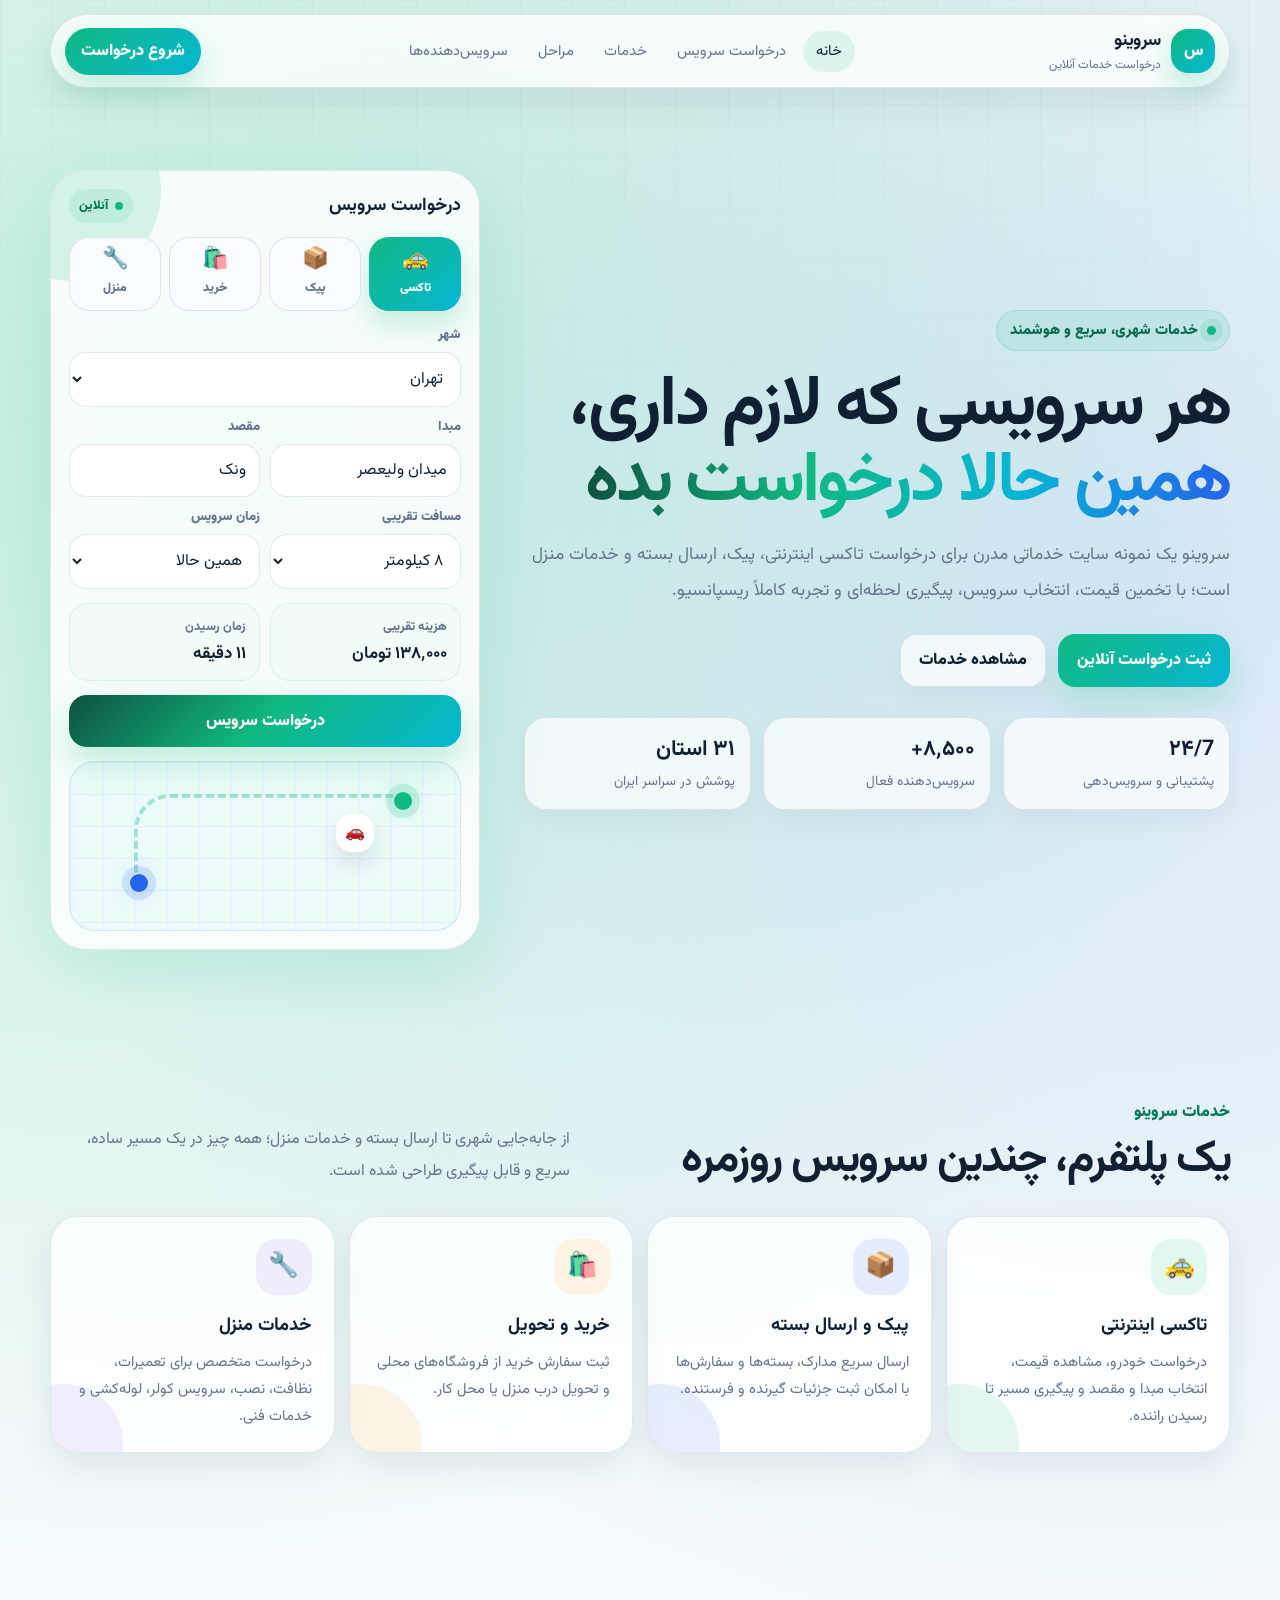
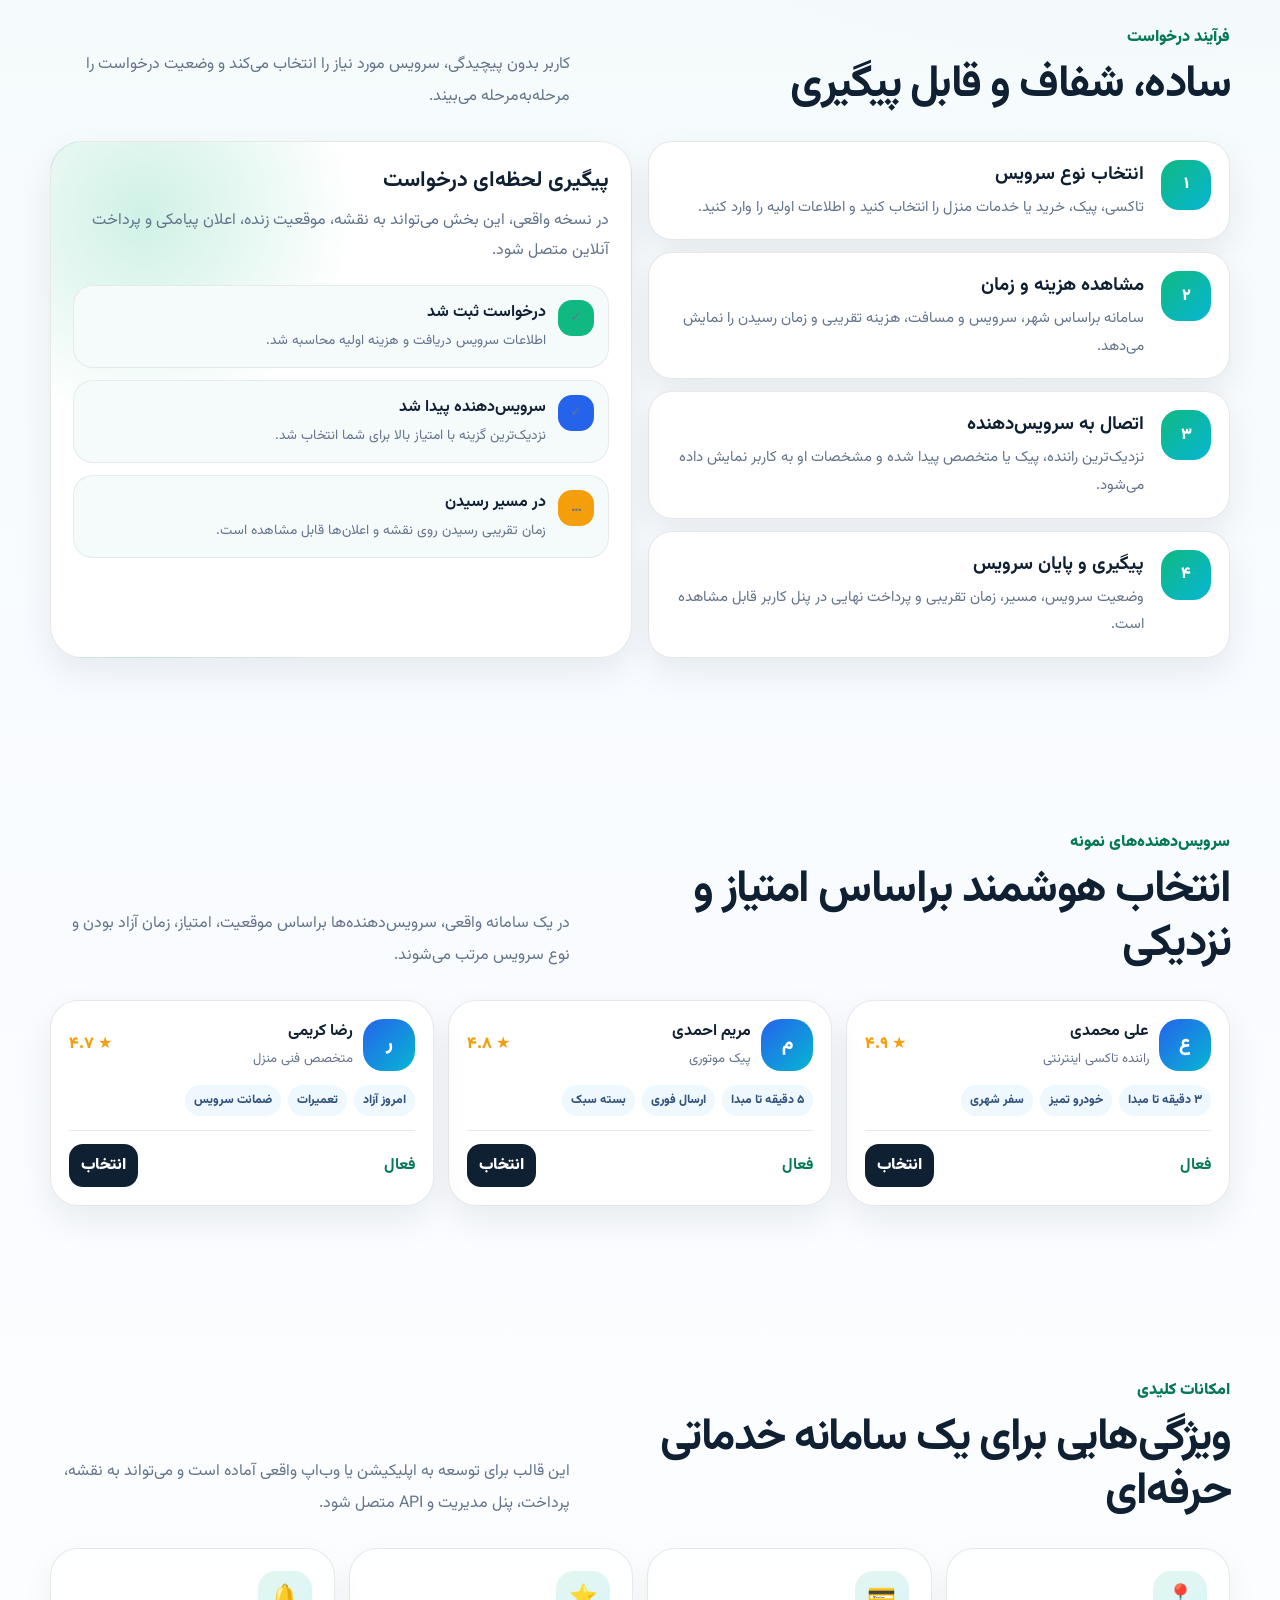
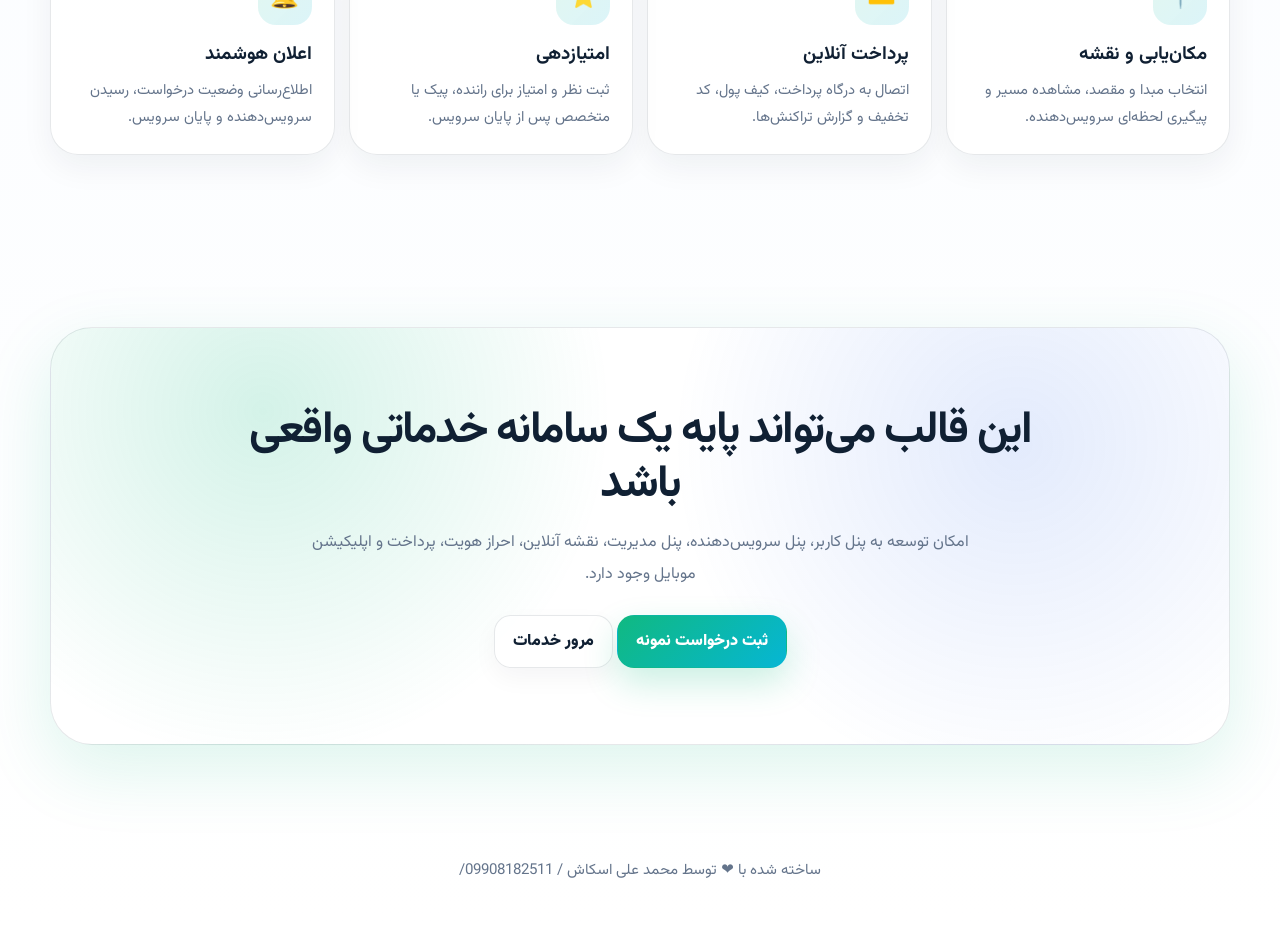
<file: platform.html>
<!doctype html>
<html lang="fa" dir="rtl">
<head>
  <meta charset="utf-8" />
  <meta name="viewport" content="width=device-width, initial-scale=1" />
  <meta name="theme-color" content="#eefaf4" />
  <meta name="description" content="نمونه سایت خدماتی و سامانه درخواست سرویس آنلاین؛ تاکسی اینترنتی، پیک، ارسال بسته و خدمات منزل." />
  <title>سروینو | سامانه درخواست خدمات آنلاین</title>

  <style>
    @import url("https://fonts.googleapis.com/css2?family=Vazirmatn:wght@300;400;500;600;700;800;900&display=swap");

    :root{
      --bg:#eefaf4;
      --bg2:#f8fbff;
      --text:#102033;
      --muted:#64748b;
      --card:#ffffff;
      --line:rgba(16,32,51,.10);
      --green:#10b981;
      --green2:#22c55e;
      --blue:#2563eb;
      --cyan:#06b6d4;
      --orange:#f59e0b;
      --red:#ef4444;
      --purple:#8b5cf6;
      --shadow:0 24px 70px rgba(16,185,129,.14);
      --shadow-soft:0 14px 35px rgba(16,32,51,.08);
      --radius:28px;
    }

    *{box-sizing:border-box}

    html{scroll-behavior:smooth}

    body{
      margin:0;
      font-family:"Vazirmatn",system-ui,-apple-system,BlinkMacSystemFont,"Segoe UI",sans-serif;
      color:var(--text);
      background:
        radial-gradient(circle at 12% 10%, rgba(16,185,129,.20), transparent 30%),
        radial-gradient(circle at 88% 14%, rgba(37,99,235,.13), transparent 30%),
        linear-gradient(180deg,var(--bg),var(--bg2) 54%,#fff);
      min-height:100vh;
      overflow-x:hidden;
    }

    body::before{
      content:"";
      position:fixed;
      inset:0;
      z-index:-2;
      pointer-events:none;
      opacity:.65;
      background-image:
        linear-gradient(rgba(16,32,51,.035) 1px, transparent 1px),
        linear-gradient(90deg, rgba(16,32,51,.035) 1px, transparent 1px);
      background-size:52px 52px;
      mask-image:linear-gradient(to bottom, black, transparent 82%);
    }

    a{text-decoration:none;color:inherit}
    button,input,select,textarea{font:inherit}
    img{display:block;max-width:100%}
    ::selection{background:var(--green);color:white}

    .container{
      width:min(1180px, calc(100% - 36px));
      margin-inline:auto;
    }

    .topbar{
      position:sticky;
      top:14px;
      z-index:100;
      margin-top:14px;
    }

    .nav{
      position:relative;
      display:flex;
      align-items:center;
      justify-content:space-between;
      gap:16px;
      padding:12px 14px;
      border:1px solid var(--line);
      border-radius:999px;
      background:rgba(255,255,255,.76);
      backdrop-filter:blur(18px);
      box-shadow:0 14px 36px rgba(16,32,51,.08);
    }

    .brand{
      display:flex;
      align-items:center;
      gap:10px;
      min-width:max-content;
    }

    .brand-logo{
      width:44px;
      height:44px;
      display:grid;
      place-items:center;
      border-radius:17px;
      color:white;
      font-weight:900;
      background:linear-gradient(135deg,var(--green),var(--cyan));
      box-shadow:0 14px 30px rgba(16,185,129,.25);
    }

    .brand strong{
      display:block;
      font-size:1.12rem;
      letter-spacing:-.4px;
    }

    .brand small{
      display:block;
      color:var(--muted);
      font-size:.76rem;
      margin-top:1px;
    }

    .nav-links{
      display:flex;
      align-items:center;
      gap:4px;
    }

    .nav-links a{
      color:var(--muted);
      font-size:.92rem;
      padding:9px 13px;
      border-radius:999px;
      transition:.2s ease;
    }

    .nav-links a:hover,
    .nav-links a.active{
      color:var(--text);
      background:rgba(16,185,129,.10);
    }

    .nav-cta{
      display:inline-flex;
      align-items:center;
      justify-content:center;
      padding:11px 16px;
      border-radius:999px;
      color:white;
      background:linear-gradient(135deg,var(--green),var(--cyan));
      font-weight:900;
      box-shadow:0 14px 30px rgba(16,185,129,.22);
      transition:.2s ease;
    }

    .nav-cta:hover{transform:translateY(-2px)}

    .menu-btn{
      display:none;
      width:44px;
      height:44px;
      border:1px solid var(--line);
      border-radius:16px;
      background:white;
      color:var(--text);
      cursor:pointer;
      font-size:1.3rem;
    }

    .hero{
      padding:82px 0 64px;
    }

    .hero-grid{
      display:grid;
      grid-template-columns:1fr 430px;
      gap:44px;
      align-items:center;
    }

    .eyebrow{
      display:inline-flex;
      align-items:center;
      gap:9px;
      padding:8px 13px;
      border-radius:999px;
      color:#086b4c;
      background:rgba(16,185,129,.10);
      border:1px solid rgba(16,185,129,.18);
      font-weight:900;
      font-size:.9rem;
    }

    .eyebrow::before{
      content:"";
      width:9px;
      height:9px;
      border-radius:50%;
      background:var(--green);
      box-shadow:0 0 0 7px rgba(16,185,129,.13);
    }

    h1,h2,h3,p{margin-top:0}

    h1{
      margin:18px 0 16px;
      font-size:clamp(2.35rem,5.5vw,5.55rem);
      line-height:1.08;
      letter-spacing:-2.7px;
      max-width:820px;
    }

    .grad{
      color:transparent;
      background:linear-gradient(90deg,#0f513f,var(--green),var(--cyan),var(--blue));
      -webkit-background-clip:text;
      background-clip:text;
    }

    .lead{
      color:var(--muted);
      line-height:2.05;
      font-size:clamp(1rem,1.35vw,1.15rem);
      max-width:720px;
      margin-bottom:26px;
    }

    .hero-actions{
      display:flex;
      flex-wrap:wrap;
      gap:12px;
      margin-bottom:30px;
    }

    .btn{
      display:inline-flex;
      align-items:center;
      justify-content:center;
      gap:8px;
      min-height:50px;
      padding:13px 18px;
      border:1px solid var(--line);
      border-radius:17px;
      color:var(--text);
      background:rgba(255,255,255,.72);
      cursor:pointer;
      font-weight:900;
      box-shadow:0 10px 25px rgba(16,32,51,.045);
      transition:.2s ease;
    }

    .btn:hover{
      transform:translateY(-2px);
      box-shadow:var(--shadow-soft);
    }

    .btn-primary{
      border-color:transparent;
      color:white;
      background:linear-gradient(135deg,var(--green),var(--cyan));
      box-shadow:0 15px 34px rgba(16,185,129,.22);
    }

    .hero-stats{
      display:grid;
      grid-template-columns:repeat(3,minmax(0,1fr));
      gap:12px;
      max-width:720px;
    }

    .stat{
      padding:15px;
      border-radius:22px;
      background:rgba(255,255,255,.70);
      border:1px solid var(--line);
      box-shadow:0 10px 26px rgba(16,32,51,.045);
    }

    .stat strong{
      display:block;
      font-size:1.35rem;
      margin-bottom:2px;
    }

    .stat span{
      color:var(--muted);
      font-size:.86rem;
    }

    .request-card{
      position:relative;
      padding:18px;
      border-radius:36px;
      background:rgba(255,255,255,.82);
      border:1px solid rgba(16,32,51,.10);
      backdrop-filter:blur(22px);
      box-shadow:var(--shadow);
      overflow:hidden;
    }

    .request-card::before{
      content:"";
      position:absolute;
      width:180px;
      height:180px;
      left:-70px;
      top:-70px;
      border-radius:50%;
      background:rgba(16,185,129,.15);
      pointer-events:none;
    }

    .phone-head{
      display:flex;
      align-items:center;
      justify-content:space-between;
      gap:12px;
      margin-bottom:14px;
      position:relative;
      z-index:1;
    }

    .phone-head h3{
      margin:0;
      font-size:1.12rem;
    }

    .live-pill{
      display:inline-flex;
      align-items:center;
      gap:7px;
      color:#047857;
      background:rgba(16,185,129,.10);
      padding:7px 10px;
      border-radius:999px;
      font-size:.78rem;
      font-weight:900;
    }

    .live-pill i{
      width:8px;
      height:8px;
      border-radius:50%;
      background:var(--green);
      animation:pulse 1.6s infinite;
    }

    @keyframes pulse{
      70%{box-shadow:0 0 0 10px rgba(16,185,129,0)}
      100%{box-shadow:0 0 0 0 rgba(16,185,129,0)}
    }

    .service-tabs{
      display:grid;
      grid-template-columns:repeat(4,1fr);
      gap:8px;
      margin-bottom:14px;
      position:relative;
      z-index:1;
    }

    .service-tab{
      border:1px solid var(--line);
      background:#f8fbff;
      color:var(--muted);
      cursor:pointer;
      min-height:74px;
      border-radius:20px;
      padding:10px 7px;
      display:grid;
      place-items:center;
      gap:5px;
      font-weight:900;
      font-size:.76rem;
      transition:.2s ease;
    }

    .service-tab b{
      font-size:1.35rem;
      line-height:1;
    }

    .service-tab.active{
      color:white;
      border-color:transparent;
      background:linear-gradient(135deg,var(--green),var(--cyan));
      box-shadow:0 13px 28px rgba(16,185,129,.22);
    }

    .request-form{
      display:grid;
      gap:10px;
      position:relative;
      z-index:1;
    }

    .form-row{
      display:grid;
      grid-template-columns:1fr 1fr;
      gap:10px;
    }

    .field{
      display:grid;
      gap:7px;
    }

    label{
      color:var(--muted);
      font-size:.82rem;
      font-weight:900;
    }

    input,select,textarea{
      width:100%;
      border:1px solid var(--line);
      outline:0;
      border-radius:17px;
      background:white;
      color:var(--text);
      padding:13px;
      min-height:48px;
      transition:.2s ease;
    }

    textarea{
      min-height:90px;
      resize:vertical;
    }

    input:focus,select:focus,textarea:focus{
      border-color:rgba(16,185,129,.45);
      box-shadow:0 0 0 4px rgba(16,185,129,.11);
    }

    .estimate-box{
      display:grid;
      grid-template-columns:1fr 1fr;
      gap:10px;
      margin:4px 0;
    }

    .estimate-item{
      padding:13px;
      border-radius:19px;
      background:#f2fbf7;
      border:1px solid rgba(16,185,129,.13);
    }

    .estimate-item span{
      display:block;
      color:var(--muted);
      font-size:.78rem;
      margin-bottom:4px;
      font-weight:800;
    }

    .estimate-item strong{
      font-size:1.05rem;
    }

    .submit-btn{
      min-height:52px;
      border:0;
      border-radius:18px;
      color:white;
      background:linear-gradient(135deg,#0f513f,var(--green),var(--cyan));
      font-weight:900;
      cursor:pointer;
      box-shadow:0 16px 35px rgba(16,185,129,.24);
      transition:.2s ease;
    }

    .submit-btn:hover{
      transform:translateY(-2px);
      box-shadow:0 20px 45px rgba(16,185,129,.30);
    }

    .map-preview{
      margin-top:14px;
      height:170px;
      border-radius:26px;
      overflow:hidden;
      position:relative;
      background:
        linear-gradient(90deg, rgba(37,99,235,.07) 1px, transparent 1px),
        linear-gradient(rgba(37,99,235,.07) 1px, transparent 1px),
        linear-gradient(135deg,#eff8ff,#e9fff5);
      background-size:32px 32px;
      border:1px solid var(--line);
    }

    .route{
      position:absolute;
      inset:32px 50px 42px 64px;
      border:4px dashed rgba(16,185,129,.35);
      border-right:0;
      border-bottom:0;
      border-radius:36px 0 0 0;
    }

    .pin{
      position:absolute;
      width:18px;
      height:18px;
      border-radius:50%;
      background:var(--green);
      box-shadow:0 0 0 8px rgba(16,185,129,.16), 0 0 24px rgba(16,185,129,.35);
    }

    .pin.start{right:48px;top:30px}
    .pin.end{left:60px;bottom:38px;background:var(--blue);box-shadow:0 0 0 8px rgba(37,99,235,.14),0 0 24px rgba(37,99,235,.28)}

    .driver{
      position:absolute;
      right:86px;
      top:52px;
      width:38px;
      height:38px;
      display:grid;
      place-items:center;
      border-radius:16px;
      background:white;
      box-shadow:0 12px 25px rgba(16,32,51,.12);
      animation:moveDriver 5.5s ease-in-out infinite;
    }

    @keyframes moveDriver{
      50%{transform:translate(-165px,70px)}
    }

    .section{
      padding:86px 0;
    }

    .section-head{
      display:flex;
      align-items:end;
      justify-content:space-between;
      gap:22px;
      margin-bottom:28px;
    }

    .kicker{
      display:block;
      color:#047857;
      font-weight:900;
      margin-bottom:8px;
    }

    h2{
      margin:0;
      font-size:clamp(1.9rem,3.5vw,3.65rem);
      line-height:1.22;
      letter-spacing:-1.5px;
    }

    .section-head p{
      color:var(--muted);
      line-height:2;
      max-width:520px;
      margin:0;
    }

    .services-grid{
      display:grid;
      grid-template-columns:repeat(4,minmax(0,1fr));
      gap:14px;
    }

    .service-card{
      padding:22px;
      border-radius:28px;
      background:rgba(255,255,255,.78);
      border:1px solid var(--line);
      box-shadow:var(--shadow-soft);
      transition:.22s ease;
      overflow:hidden;
      position:relative;
    }

    .service-card::after{
      content:"";
      position:absolute;
      width:120px;
      height:120px;
      left:-48px;
      bottom:-52px;
      border-radius:50%;
      background:var(--accent,var(--green));
      opacity:.10;
    }

    .service-card:hover{
      transform:translateY(-6px);
      box-shadow:var(--shadow);
    }

    .service-icon{
      width:56px;
      height:56px;
      display:grid;
      place-items:center;
      border-radius:20px;
      margin-bottom:16px;
      font-size:1.55rem;
      background:color-mix(in srgb, var(--accent,var(--green)) 12%, white);
    }

    .service-card h3{
      margin-bottom:9px;
      font-size:1.15rem;
    }

    .service-card p{
      color:var(--muted);
      line-height:1.85;
      margin:0;
      font-size:.92rem;
    }

    .how-grid{
      display:grid;
      grid-template-columns:1fr 1fr;
      gap:16px;
      align-items:stretch;
    }

    .steps{
      display:grid;
      gap:12px;
    }

    .step{
      display:grid;
      grid-template-columns:54px 1fr;
      gap:13px;
      align-items:start;
      padding:18px;
      border-radius:24px;
      background:white;
      border:1px solid var(--line);
      box-shadow:var(--shadow-soft);
      transition:.2s ease;
    }

    .step:hover{
      transform:translateX(-4px);
    }

    .step-num{
      width:50px;
      height:50px;
      display:grid;
      place-items:center;
      border-radius:18px;
      color:white;
      background:linear-gradient(135deg,var(--green),var(--cyan));
      font-weight:900;
    }

    .step h3{
      margin-bottom:5px;
    }

    .step p{
      color:var(--muted);
      line-height:1.85;
      margin:0;
      font-size:.93rem;
    }

    .tracking-card{
      min-height:100%;
      padding:22px;
      border-radius:32px;
      background:
        radial-gradient(circle at 16% 14%, rgba(16,185,129,.20), transparent 32%),
        white;
      border:1px solid var(--line);
      box-shadow:var(--shadow-soft);
    }

    .tracking-card h3{
      margin-bottom:8px;
      font-size:1.35rem;
    }

    .tracking-card > p{
      color:var(--muted);
      line-height:1.9;
      margin-bottom:18px;
    }

    .timeline{
      display:grid;
      gap:12px;
    }

    .track-item{
      display:flex;
      gap:12px;
      align-items:flex-start;
      padding:14px;
      border-radius:20px;
      background:#f5fafb;
      border:1px solid rgba(16,32,51,.07);
    }

    .track-dot{
      width:36px;
      height:36px;
      min-width:36px;
      display:grid;
      place-items:center;
      border-radius:14px;
      color:white;
      background:var(--green);
      font-weight:900;
    }

    .track-item:nth-child(2) .track-dot{background:var(--blue)}
    .track-item:nth-child(3) .track-dot{background:var(--orange)}

    .track-item strong{
      display:block;
      margin-bottom:3px;
    }

    .track-item span{
      color:var(--muted);
      font-size:.86rem;
      line-height:1.6;
    }

    .providers{
      display:grid;
      grid-template-columns:repeat(3,minmax(0,1fr));
      gap:14px;
    }

    .provider-card{
      padding:18px;
      border-radius:28px;
      background:white;
      border:1px solid var(--line);
      box-shadow:var(--shadow-soft);
      transition:.22s ease;
    }

    .provider-card:hover{
      transform:translateY(-5px);
      box-shadow:var(--shadow);
    }

    .provider-top{
      display:flex;
      align-items:center;
      justify-content:space-between;
      gap:12px;
      margin-bottom:14px;
    }

    .provider-user{
      display:flex;
      align-items:center;
      gap:10px;
    }

    .avatar{
      width:52px;
      height:52px;
      min-width:52px;
      display:grid;
      place-items:center;
      border-radius:20px;
      color:white;
      background:linear-gradient(135deg,var(--blue),var(--cyan));
      font-weight:900;
      font-size:1.15rem;
    }

    .provider-user strong{
      display:block;
      margin-bottom:2px;
    }

    .provider-user span{
      color:var(--muted);
      font-size:.82rem;
    }

    .rate{
      color:var(--orange);
      font-weight:900;
    }

    .provider-meta{
      display:flex;
      flex-wrap:wrap;
      gap:7px;
      margin-bottom:14px;
    }

    .provider-meta span{
      padding:6px 9px;
      border-radius:999px;
      background:#eff8ff;
      color:#31537d;
      font-size:.76rem;
      font-weight:800;
    }

    .provider-bottom{
      display:flex;
      justify-content:space-between;
      gap:10px;
      align-items:center;
      padding-top:13px;
      border-top:1px solid var(--line);
    }

    .provider-bottom strong{
      color:#047857;
    }

    .mini-btn{
      border:0;
      cursor:pointer;
      border-radius:14px;
      padding:9px 12px;
      color:white;
      background:var(--text);
      font-weight:900;
      transition:.2s ease;
    }

    .mini-btn:hover{
      transform:translateY(-2px);
      background:var(--green);
    }

    .features-grid{
      display:grid;
      grid-template-columns:repeat(4,minmax(0,1fr));
      gap:14px;
    }

    .feature{
      padding:22px;
      border-radius:28px;
      background:rgba(255,255,255,.78);
      border:1px solid var(--line);
      box-shadow:0 12px 32px rgba(16,32,51,.06);
      transition:.22s ease;
    }

    .feature:hover{
      transform:translateY(-5px);
      box-shadow:var(--shadow-soft);
    }

    .feature-icon{
      width:54px;
      height:54px;
      display:grid;
      place-items:center;
      border-radius:18px;
      margin-bottom:15px;
      background:linear-gradient(135deg,rgba(16,185,129,.12),rgba(6,182,212,.14));
      font-size:1.45rem;
    }

    .feature h3{
      margin-bottom:8px;
    }

    .feature p{
      color:var(--muted);
      line-height:1.85;
      margin:0;
      font-size:.92rem;
    }

    .cta{
      text-align:center;
      padding:76px 22px;
      border-radius:42px;
      background:
        radial-gradient(circle at 18% 20%, rgba(16,185,129,.18), transparent 34%),
        radial-gradient(circle at 82% 28%, rgba(37,99,235,.13), transparent 34%),
        white;
      border:1px solid var(--line);
      box-shadow:var(--shadow);
    }

    .cta h2{
      max-width:820px;
      margin-inline:auto;
      margin-bottom:14px;
    }

    .cta p{
      color:var(--muted);
      line-height:2;
      max-width:680px;
      margin:0 auto 24px;
    }

    .footer{
      padding:28px 0 44px;
      color:var(--muted);
      text-align:center;
      font-size:.94rem;
    }

    .backtop{
      position:fixed;
      left:18px;
      bottom:18px;
      z-index:80;
      width:46px;
      height:46px;
      border:1px solid var(--line);
      border-radius:16px;
      background:rgba(255,255,255,.82);
      backdrop-filter:blur(16px);
      box-shadow:var(--shadow-soft);
      color:var(--text);
      cursor:pointer;
      opacity:0;
      pointer-events:none;
      transform:translateY(12px);
      transition:.2s ease;
    }

    .backtop.show{
      opacity:1;
      pointer-events:auto;
      transform:translateY(0);
    }

    .modal{
      position:fixed;
      inset:0;
      z-index:1000;
      display:grid;
      place-items:center;
      padding:20px;
      background:rgba(16,32,51,.46);
      backdrop-filter:blur(12px);
      opacity:0;
      pointer-events:none;
      transition:.22s ease;
    }

    .modal.show{
      opacity:1;
      pointer-events:auto;
    }

    .modal-card{
      width:min(540px,100%);
      border-radius:32px;
      padding:24px;
      background:white;
      box-shadow:0 30px 90px rgba(16,32,51,.28);
      transform:translateY(18px) scale(.98);
      transition:.22s ease;
    }

    .modal.show .modal-card{
      transform:translateY(0) scale(1);
    }

    .modal-head{
      display:flex;
      align-items:center;
      justify-content:space-between;
      gap:12px;
      margin-bottom:15px;
    }

    .modal-head h3{
      margin:0;
      font-size:1.35rem;
    }

    .close{
      width:40px;
      height:40px;
      border:0;
      border-radius:14px;
      background:#eef5ff;
      cursor:pointer;
      font-size:1.4rem;
    }

    .modal-summary{
      display:grid;
      gap:10px;
      padding:15px;
      border-radius:22px;
      background:#f3fbf7;
      margin-bottom:16px;
    }

    .modal-summary div{
      display:flex;
      justify-content:space-between;
      gap:12px;
      color:var(--muted);
    }

    .modal-summary strong{
      color:var(--text);
      text-align:left;
    }

    .driver-found{
      display:flex;
      align-items:center;
      gap:12px;
      padding:14px;
      border-radius:22px;
      background:#f8fbff;
      border:1px solid var(--line);
      margin-bottom:16px;
    }

    .driver-found .avatar{
      background:linear-gradient(135deg,var(--green),var(--cyan));
    }

    .driver-found strong{
      display:block;
      margin-bottom:3px;
    }

    .driver-found span{
      color:var(--muted);
      font-size:.86rem;
    }

    .reveal{
      opacity:0;
      transform:translateY(22px);
      transition:opacity .65s ease, transform .65s cubic-bezier(.2,.8,.2,1);
    }

    .reveal.visible{
      opacity:1;
      transform:translateY(0);   
    }

    .delay-1{transition-delay:.08s}
    .delay-2{transition-delay:.16s}
    .delay-3{transition-delay:.24s}

    @media (max-width:1040px){
      .hero-grid{
        grid-template-columns:1fr;
      }

      .request-card{
        max-width:620px;
        margin-inline:auto;
      }

      .services-grid,
      .features-grid{
        grid-template-columns:repeat(2,minmax(0,1fr));
      }

      .providers{
        grid-template-columns:repeat(2,minmax(0,1fr));
      }

      .how-grid{
        grid-template-columns:1fr;
      }
    }

    @media (max-width:760px){
      .nav{
        border-radius:24px;
      }

      .nav-links{
        position:absolute;
        top:74px;
        right:18px;
        left:18px;
        display:grid;
        padding:12px;
        border-radius:24px;
        background:rgba(255,255,255,.94);
        border:1px solid var(--line);
        box-shadow:var(--shadow-soft);
        opacity:0;
        transform:translateY(-8px);
        pointer-events:none;
        transition:.2s ease;
      }

      .nav.open .nav-links{
        opacity:1;
        transform:translateY(0);
        pointer-events:auto;
      }

      .nav-cta{display:none}
      .menu-btn{display:grid;place-items:center}

      .hero{
        padding-top:62px;
      }

      h1{
        letter-spacing:-1.6px;
      }

      .hero-stats,
      .services-grid,
      .providers,
      .features-grid,
      .form-row,
      .estimate-box{
        grid-template-columns:1fr;
      }

      .service-tabs{
        grid-template-columns:repeat(2,1fr);
      }

      .section{
        padding:66px 0;
      }

      .section-head{
        display:block;
      }

      .section-head p{
        margin-top:13px;
      }

      .request-card{
        border-radius:28px;
        padding:14px;
      }

      .map-preview{
        height:150px;
      }
    }

    @media (prefers-reduced-motion: reduce){
      *,*::before,*::after{
        animation-duration:.001ms !important;
        animation-iteration-count:1 !important;
        transition-duration:.001ms !important;
        scroll-behavior:auto !important;
      }
    }
  </style>
</head>

<body>
  <header class="topbar">
    <div class="container">
      <nav class="nav" id="nav">
        <a href="#home" class="brand" aria-label="سروینو">
          <span class="brand-logo">س</span>
          <span>
            <strong>سروینو</strong>
            <small>درخواست خدمات آنلاین</small>
          </span>
        </a>

        <div class="nav-links" id="navLinks">
          <a href="#home" class="active">خانه</a>
          <a href="#request">درخواست سرویس</a>
          <a href="#services">خدمات</a>
          <a href="#how">مراحل</a>
          <a href="#providers">سرویس‌دهنده‌ها</a>
        </div>

        <a class="nav-cta" href="#request">شروع درخواست</a>
        <button class="menu-btn" id="menuBtn" type="button" aria-label="باز کردن منو">☰</button>
      </nav>
    </div>
  </header>

  <main>
    <section class="hero" id="home">
      <div class="container hero-grid">
        <div>
          <span class="eyebrow reveal">خدمات شهری، سریع و هوشمند</span>

          <h1 class="reveal delay-1">
            هر سرویسی که لازم داری،
            <span class="grad">همین حالا درخواست بده</span>
          </h1>

          <p class="lead reveal delay-2">
            سروینو یک نمونه سایت خدماتی مدرن برای درخواست تاکسی اینترنتی، پیک، ارسال بسته و خدمات منزل است؛ با تخمین قیمت، انتخاب سرویس، پیگیری لحظه‌ای و تجربه کاملاً ریسپانسیو.
          </p>

          <div class="hero-actions reveal delay-3">
            <a class="btn btn-primary" href="#request">ثبت درخواست آنلاین</a>
            <a class="btn" href="#services">مشاهده خدمات</a>
          </div>

          <div class="hero-stats reveal delay-3">
            <div class="stat">
              <strong data-count="24" data-suffix="/7">۰</strong>
              <span>پشتیبانی و سرویس‌دهی</span>
            </div>
            <div class="stat">
              <strong data-count="8500" data-suffix="+">۰</strong>
              <span>سرویس‌دهنده فعال</span>
            </div>
            <div class="stat">
              <strong data-count="31" data-suffix=" استان">۰</strong>
              <span>پوشش در سراسر ایران</span>
            </div>
          </div>
        </div>

        <aside class="request-card reveal delay-2" id="request">
          <div class="phone-head">
            <h3>درخواست سرویس</h3>
            <span class="live-pill"><i></i> آنلاین</span>
          </div>

          <div class="service-tabs" aria-label="نوع سرویس">
            <button class="service-tab active" type="button" data-service="ride">
              <b>🚕</b>
              تاکسی
            </button>
            <button class="service-tab" type="button" data-service="courier">
              <b>📦</b>
              پیک
            </button>
            <button class="service-tab" type="button" data-service="delivery">
              <b>🛍️</b>
              خرید
            </button>
            <button class="service-tab" type="button" data-service="home">
              <b>🔧</b>
              منزل
            </button>
          </div>

          <form class="request-form" id="requestForm">
            <div class="field">
              <label for="city">شهر</label>
              <select id="city">
                <option value="تهران">تهران</option>
                <option value="مشهد">مشهد</option>
                <option value="اصفهان">اصفهان</option>
                <option value="شیراز">شیراز</option>
                <option value="تبریز">تبریز</option>
                <option value="کرج">کرج</option>
              </select>
            </div>

            <div class="form-row">
              <div class="field">
                <label for="origin">مبدا</label>
                <input id="origin" type="text" value="میدان ولیعصر" required />
              </div>

              <div class="field">
                <label for="destination">مقصد</label>
                <input id="destination" type="text" value="ونک" required />
              </div>
            </div>

            <div class="form-row">
              <div class="field">
                <label for="distance">مسافت تقریبی</label>
                <select id="distance">
                  <option value="4">۴ کیلومتر</option>
                  <option value="8" selected>۸ کیلومتر</option>
                  <option value="12">۱۲ کیلومتر</option>
                  <option value="18">۱۸ کیلومتر</option>
                  <option value="25">۲۵ کیلومتر</option>
                </select>
              </div>

              <div class="field">
                <label for="time">زمان سرویس</label>
                <select id="time">
                  <option value="now">همین حالا</option>
                  <option value="30">۳۰ دقیقه دیگر</option>
                  <option value="60">۱ ساعت دیگر</option>
                  <option value="custom">زمان‌بندی سفارشی</option>
                </select>
              </div>
            </div>

            <div class="estimate-box">
              <div class="estimate-item">
                <span>هزینه تقریبی</span>
                <strong id="priceText">---</strong>
              </div>

              <div class="estimate-item">
                <span>زمان رسیدن</span>
                <strong id="etaText">---</strong>
              </div>
            </div>

            <button class="submit-btn" type="submit">درخواست سرویس</button>
          </form>

          <div class="map-preview" aria-hidden="true">
            <i class="route"></i>
            <i class="pin start"></i>
            <i class="pin end"></i>
            <span class="driver">🚗</span>
          </div>
        </aside>
      </div>
    </section>

    <section class="section" id="services">
      <div class="container">
        <div class="section-head reveal">
          <div>
            <span class="kicker">خدمات سروینو</span>
            <h2>یک پلتفرم، چندین سرویس روزمره</h2>
          </div>
          <p>
            از جابه‌جایی شهری تا ارسال بسته و خدمات منزل؛ همه چیز در یک مسیر ساده، سریع و قابل پیگیری طراحی شده است.
          </p>
        </div>

        <div class="services-grid">
          <article class="service-card reveal" style="--accent:var(--green)">
            <div class="service-icon">🚕</div>
            <h3>تاکسی اینترنتی</h3>
            <p>درخواست خودرو، مشاهده قیمت، انتخاب مبدا و مقصد و پیگیری مسیر تا رسیدن راننده.</p>
          </article>

          <article class="service-card reveal delay-1" style="--accent:var(--blue)">
            <div class="service-icon">📦</div>
            <h3>پیک و ارسال بسته</h3>
            <p>ارسال سریع مدارک، بسته‌ها و سفارش‌ها با امکان ثبت جزئیات گیرنده و فرستنده.</p>
          </article>

          <article class="service-card reveal delay-2" style="--accent:var(--orange)">
            <div class="service-icon">🛍️</div>
            <h3>خرید و تحویل</h3>
            <p>ثبت سفارش خرید از فروشگاه‌های محلی و تحویل درب منزل یا محل کار.</p>
          </article>

          <article class="service-card reveal delay-3" style="--accent:var(--purple)">
            <div class="service-icon">🔧</div>
            <h3>خدمات منزل</h3>
            <p>درخواست متخصص برای تعمیرات، نظافت، نصب، سرویس کولر، لوله‌کشی و خدمات فنی.</p>
          </article>
        </div>
      </div>
    </section>

    <section class="section" id="how">
      <div class="container">
        <div class="section-head reveal">
          <div>
            <span class="kicker">فرآیند درخواست</span>
            <h2>ساده، شفاف و قابل پیگیری</h2>
          </div>
          <p>
            کاربر بدون پیچیدگی، سرویس مورد نیاز را انتخاب می‌کند و وضعیت درخواست را مرحله‌به‌مرحله می‌بیند.
          </p>
        </div>

        <div class="how-grid">
          <div class="steps">
            <article class="step reveal">
              <div class="step-num">۱</div>
              <div>
                <h3>انتخاب نوع سرویس</h3>
                <p>تاکسی، پیک، خرید یا خدمات منزل را انتخاب کنید و اطلاعات اولیه را وارد کنید.</p>
              </div>
            </article>

            <article class="step reveal delay-1">
              <div class="step-num">۲</div>
              <div>
                <h3>مشاهده هزینه و زمان</h3>
                <p>سامانه براساس شهر، سرویس و مسافت، هزینه تقریبی و زمان رسیدن را نمایش می‌دهد.</p>
              </div>
            </article>

            <article class="step reveal delay-2">
              <div class="step-num">۳</div>
              <div>
                <h3>اتصال به سرویس‌دهنده</h3>
                <p>نزدیک‌ترین راننده، پیک یا متخصص پیدا شده و مشخصات او به کاربر نمایش داده می‌شود.</p>
              </div>
            </article>

            <article class="step reveal delay-3">
              <div class="step-num">۴</div>
              <div>
                <h3>پیگیری و پایان سرویس</h3>
                <p>وضعیت سرویس، مسیر، زمان تقریبی و پرداخت نهایی در پنل کاربر قابل مشاهده است.</p>
              </div>
            </article>
          </div>

          <article class="tracking-card reveal delay-1">
            <h3>پیگیری لحظه‌ای درخواست</h3>
            <p>
              در نسخه واقعی، این بخش می‌تواند به نقشه، موقعیت زنده، اعلان پیامکی و پرداخت آنلاین متصل شود.
            </p>

            <div class="timeline">
              <div class="track-item">
                <span class="track-dot">✓</span>
                <div>
                  <strong>درخواست ثبت شد</strong>
                  <span>اطلاعات سرویس دریافت و هزینه اولیه محاسبه شد.</span>
                </div>
              </div>

              <div class="track-item">
                <span class="track-dot">✓</span>
                <div>
                  <strong>سرویس‌دهنده پیدا شد</strong>
                  <span>نزدیک‌ترین گزینه با امتیاز بالا برای شما انتخاب شد.</span>
                </div>
              </div>

              <div class="track-item">
                <span class="track-dot">…</span>
                <div>
                  <strong>در مسیر رسیدن</strong>
                  <span>زمان تقریبی رسیدن روی نقشه و اعلان‌ها قابل مشاهده است.</span>
                </div>
              </div>
            </div>
          </article>
        </div>
      </div>
    </section>

    <section class="section" id="providers">
      <div class="container">
        <div class="section-head reveal">
          <div>
            <span class="kicker">سرویس‌دهنده‌های نمونه</span>
            <h2>انتخاب هوشمند براساس امتیاز و نزدیکی</h2>
          </div>
          <p>
            در یک سامانه واقعی، سرویس‌دهنده‌ها براساس موقعیت، امتیاز، زمان آزاد بودن و نوع سرویس مرتب می‌شوند.
          </p>
        </div>

        <div class="providers">
          <article class="provider-card reveal">
            <div class="provider-top">
              <div class="provider-user">
                <div class="avatar">ع</div>
                <div>
                  <strong>علی محمدی</strong>
                  <span>راننده تاکسی اینترنتی</span>
                </div>
              </div>
              <span class="rate">★ ۴.۹</span>
            </div>

            <div class="provider-meta">
              <span>۳ دقیقه تا مبدا</span>
              <span>خودرو تمیز</span>
              <span>سفر شهری</span>
            </div>

            <div class="provider-bottom">
              <strong>فعال</strong>
              <button class="mini-btn provider-select" type="button" data-provider="علی محمدی">انتخاب</button>
            </div>
          </article>

          <article class="provider-card reveal delay-1">
            <div class="provider-top">
              <div class="provider-user">
                <div class="avatar">م</div>
                <div>
                  <strong>مریم احمدی</strong>
                  <span>پیک موتوری</span>
                </div>
              </div>
              <span class="rate">★ ۴.۸</span>
            </div>

            <div class="provider-meta">
              <span>۵ دقیقه تا مبدا</span>
              <span>ارسال فوری</span>
              <span>بسته سبک</span>
            </div>

            <div class="provider-bottom">
              <strong>فعال</strong>
              <button class="mini-btn provider-select" type="button" data-provider="مریم احمدی">انتخاب</button>
            </div>
          </article>

          <article class="provider-card reveal delay-2">
            <div class="provider-top">
              <div class="provider-user">
                <div class="avatar">ر</div>
                <div>
                  <strong>رضا کریمی</strong>
                  <span>متخصص فنی منزل</span>
                </div>
              </div>
              <span class="rate">★ ۴.۷</span>
            </div>

            <div class="provider-meta">
              <span>امروز آزاد</span>
              <span>تعمیرات</span>
              <span>ضمانت سرویس</span>
            </div>

            <div class="provider-bottom">
              <strong>فعال</strong>
              <button class="mini-btn provider-select" type="button" data-provider="رضا کریمی">انتخاب</button>
            </div>
          </article>
        </div>
      </div>
    </section>

    <section class="section" id="features">
      <div class="container">
        <div class="section-head reveal">
          <div>
            <span class="kicker">امکانات کلیدی</span>
            <h2>ویژگی‌هایی برای یک سامانه خدماتی حرفه‌ای</h2>
          </div>
          <p>
            این قالب برای توسعه به اپلیکیشن یا وب‌اپ واقعی آماده است و می‌تواند به نقشه، پرداخت، پنل مدیریت و API متصل شود.
          </p>
        </div>

        <div class="features-grid">
          <article class="feature reveal">
            <div class="feature-icon">📍</div>
            <h3>مکان‌یابی و نقشه</h3>
            <p>انتخاب مبدا و مقصد، مشاهده مسیر و پیگیری لحظه‌ای سرویس‌دهنده.</p>
          </article>

          <article class="feature reveal delay-1">
            <div class="feature-icon">💳</div>
            <h3>پرداخت آنلاین</h3>
            <p>اتصال به درگاه پرداخت، کیف پول، کد تخفیف و گزارش تراکنش‌ها.</p>
          </article>

          <article class="feature reveal delay-2">
            <div class="feature-icon">⭐</div>
            <h3>امتیازدهی</h3>
            <p>ثبت نظر و امتیاز برای راننده، پیک یا متخصص پس از پایان سرویس.</p>
          </article>

          <article class="feature reveal delay-3">
            <div class="feature-icon">🔔</div>
            <h3>اعلان هوشمند</h3>
            <p>اطلاع‌رسانی وضعیت درخواست، رسیدن سرویس‌دهنده و پایان سرویس.</p>
          </article>
        </div>
      </div>
    </section>

    <section class="section">
      <div class="container">
        <div class="cta reveal">
          <h2>این قالب می‌تواند پایه یک سامانه خدماتی واقعی باشد</h2>
          <p>
            امکان توسعه به پنل کاربر، پنل سرویس‌دهنده، پنل مدیریت، نقشه آنلاین، احراز هویت، پرداخت و اپلیکیشن موبایل وجود دارد.
          </p>
          <a class="btn btn-primary" href="#request">ثبت درخواست نمونه</a>
          <a class="btn" href="#services">مرور خدمات</a>
        </div>
      </div>
    </section>
  </main>

  <footer class="footer">
    <div class="container">
        ساخته شده با ❤ توسط محمد علی اسکاش / 09908182511/
    </div>
  </footer>

  <button class="backtop" id="backtop" type="button" aria-label="بازگشت به بالا">↑</button>

  <div class="modal" id="modal" aria-hidden="true">
    <div class="modal-card" role="dialog" aria-modal="true" aria-labelledby="modalTitle">
      <div class="modal-head">
        <h3 id="modalTitle">درخواست سرویس ثبت شد</h3>
        <button class="close" id="closeModal" type="button" aria-label="بستن">×</button>
      </div>

      <div class="driver-found">
        <div class="avatar" id="modalAvatar">ع</div>
        <div>
          <strong id="modalProvider">علی محمدی</strong>
          <span id="modalProviderInfo">نزدیک‌ترین سرویس‌دهنده با امتیاز ۴.۹</span>
        </div>
      </div>

      <div class="modal-summary">
        <div><span>نوع سرویس</span><strong id="modalService">---</strong></div>
        <div><span>شهر</span><strong id="modalCity">---</strong></div>
        <div><span>مسیر</span><strong id="modalRoute">---</strong></div>
        <div><span>هزینه تقریبی</span><strong id="modalPrice">---</strong></div>
        <div><span>زمان رسیدن</span><strong id="modalEta">---</strong></div>
      </div>

      <button class="btn btn-primary" id="finalBtn" type="button" style="width:100%">تأیید نهایی نمونه</button>
    </div>
  </div>

  <script>
    (() => {
      const nf = new Intl.NumberFormat("fa-IR");
      const prefersReduced = window.matchMedia("(prefers-reduced-motion: reduce)").matches;

      const serviceData = {
        ride: {
          name:"تاکسی اینترنتی",
          base:45000,
          perKm:9000,
          etaBase:3,
          provider:"علی محمدی",
          avatar:"ع"
        },
        courier: {
          name:"پیک و ارسال بسته",
          base:65000,
          perKm:11000,
          etaBase:5,
          provider:"مریم احمدی",
          avatar:"م"
        },
        delivery: {
          name:"خرید و تحویل",
          base:55000,
          perKm:8500,
          etaBase:8,
          provider:"سعید نوری",
          avatar:"س"
        },
        home: {
          name:"خدمات منزل",
          base:180000,
          perKm:3000,
          etaBase:25,
          provider:"رضا کریمی",
          avatar:"ر"
        }
      };

      const cityFactor = {
        "تهران":1.18,
        "مشهد":1.05,
        "اصفهان":1,
        "شیراز":.96,
        "تبریز":.94,
        "کرج":.92
      };

      let currentService = "ride";

      const serviceTabs = document.querySelectorAll(".service-tab");
      const city = document.getElementById("city");
      const distance = document.getElementById("distance");
      const time = document.getElementById("time");
      const origin = document.getElementById("origin");
      const destination = document.getElementById("destination");
      const priceText = document.getElementById("priceText");
      const etaText = document.getElementById("etaText");

      function toman(value){
        return nf.format(Math.round(value / 1000) * 1000) + " تومان";
      }

      function calculate(){
        const s = serviceData[currentService];
        const km = Number(distance.value);
        const factor = cityFactor[city.value] || 1;
        const timeFactor = time.value === "now" ? 1 : time.value === "custom" ? 1.08 : .96;
        const price = (s.base + km * s.perKm) * factor * timeFactor;
        const eta = Math.round(s.etaBase + km * .8 + Math.random() * 2);

        priceText.textContent = toman(price);
        etaText.textContent = nf.format(eta) + " دقیقه";

        return { price, eta };
      }

      serviceTabs.forEach(tab => {
        tab.addEventListener("click", () => {
          currentService = tab.dataset.service;
          serviceTabs.forEach(t => t.classList.remove("active"));
          tab.classList.add("active");

          if(currentService === "home"){
            origin.value = "محله یا آدرس شما";
            destination.value = "محل انجام خدمت";
          }else if(currentService === "courier"){
            origin.value = "آدرس فرستنده";
            destination.value = "آدرس گیرنده";
          }else if(currentService === "delivery"){
            origin.value = "فروشگاه یا مرکز خرید";
            destination.value = "آدرس تحویل";
          }else{
            origin.value = "میدان ولیعصر";
            destination.value = "ونک";
          }

          calculate();
        });
      });

      [city,distance,time].forEach(el => el.addEventListener("change", calculate));
      calculate();

      const modal = document.getElementById("modal");
      const closeModal = document.getElementById("closeModal");
      const finalBtn = document.getElementById("finalBtn");

      function openModal(providerName = null){
        const result = calculate();
        const s = serviceData[currentService];

        const finalProvider = providerName || s.provider;

        document.getElementById("modalService").textContent = s.name;
        document.getElementById("modalCity").textContent = city.value;
        document.getElementById("modalRoute").textContent = origin.value + " ← " + destination.value;
        document.getElementById("modalPrice").textContent = toman(result.price);
        document.getElementById("modalEta").textContent = nf.format(result.eta) + " دقیقه";
        document.getElementById("modalProvider").textContent = finalProvider;
        document.getElementById("modalAvatar").textContent = finalProvider.slice(0,1);
        document.getElementById("modalProviderInfo").textContent = "نزدیک‌ترین سرویس‌دهنده با امتیاز بالا";

        modal.classList.add("show");
        modal.setAttribute("aria-hidden","false");
      }

      function closeModalFn(){
        modal.classList.remove("show");
        modal.setAttribute("aria-hidden","true");
      }

      document.getElementById("requestForm").addEventListener("submit", e => {
        e.preventDefault();
        openModal();
      });

      document.querySelectorAll(".provider-select").forEach(btn => {
        btn.addEventListener("click", () => openModal(btn.dataset.provider));
      });

      closeModal.addEventListener("click", closeModalFn);
      modal.addEventListener("click", e => {
        if(e.target === modal) closeModalFn();
      });

      finalBtn.addEventListener("click", () => {
        finalBtn.textContent = "درخواست نمونه تأیید شد ✓";
        setTimeout(() => {
          finalBtn.textContent = "تأیید نهایی نمونه";
          closeModalFn();
        }, 1400);
      });

      const revealObserver = new IntersectionObserver(entries => {
        entries.forEach(entry => {
          if(entry.isIntersecting){
            entry.target.classList.add("visible");
            revealObserver.unobserve(entry.target);
          }
        });
      }, { threshold:.14, rootMargin:"0px 0px -45px 0px" });

      document.querySelectorAll(".reveal").forEach(el => revealObserver.observe(el));

      const countObserver = new IntersectionObserver(entries => {
        entries.forEach(entry => {
          if(!entry.isIntersecting) return;

          const el = entry.target;
          const target = Number(el.dataset.count);
          const suffix = el.dataset.suffix || "";
          const start = performance.now();
          const duration = 1200;

          function tick(now){
            const t = Math.min((now - start) / duration, 1);
            const eased = 1 - Math.pow(1 - t, 3);
            el.textContent = nf.format(Math.floor(target * eased)) + suffix;
            if(t < 1) requestAnimationFrame(tick);
          }

          requestAnimationFrame(tick);
          countObserver.unobserve(el);
        });
      }, { threshold:.6 });

      document.querySelectorAll("[data-count]").forEach(el => countObserver.observe(el));

      const backtop = document.getElementById("backtop");
      window.addEventListener("scroll", () => {
        backtop.classList.toggle("show", window.scrollY > 650);
      }, { passive:true });

      backtop.addEventListener("click", () => {
        window.scrollTo({ top:0, behavior:prefersReduced ? "auto" : "smooth" });
      });

      document.getElementById("year").textContent =
        new Intl.NumberFormat("fa-IR", { useGrouping:false }).format(new Date().getFullYear());

      const nav = document.getElementById("nav");
      const menuBtn = document.getElementById("menuBtn");
      const navLinks = document.getElementById("navLinks");

      menuBtn.addEventListener("click", () => {
        nav.classList.toggle("open");
        menuBtn.textContent = nav.classList.contains("open") ? "×" : "☰";
      });

      navLinks.querySelectorAll("a").forEach(a => {
        a.addEventListener("click", () => {
          nav.classList.remove("open");
          menuBtn.textContent = "☰";
        });
      });

      const pageLinks = [...document.querySelectorAll(".nav-links a")];
      const sections = pageLinks.map(link => document.querySelector(link.getAttribute("href"))).filter(Boolean);

      const navObserver = new IntersectionObserver(entries => {
        entries.forEach(entry => {
          if(!entry.isIntersecting) return;
          pageLinks.forEach(link => {
            link.classList.toggle("active", link.getAttribute("href") === "#" + entry.target.id);
          });
        });
      }, { threshold:.35, rootMargin:"-120px 0px -50% 0px" });

      sections.forEach(sec => navObserver.observe(sec));
    })();
  </script>
</body>
</html>
</file>
